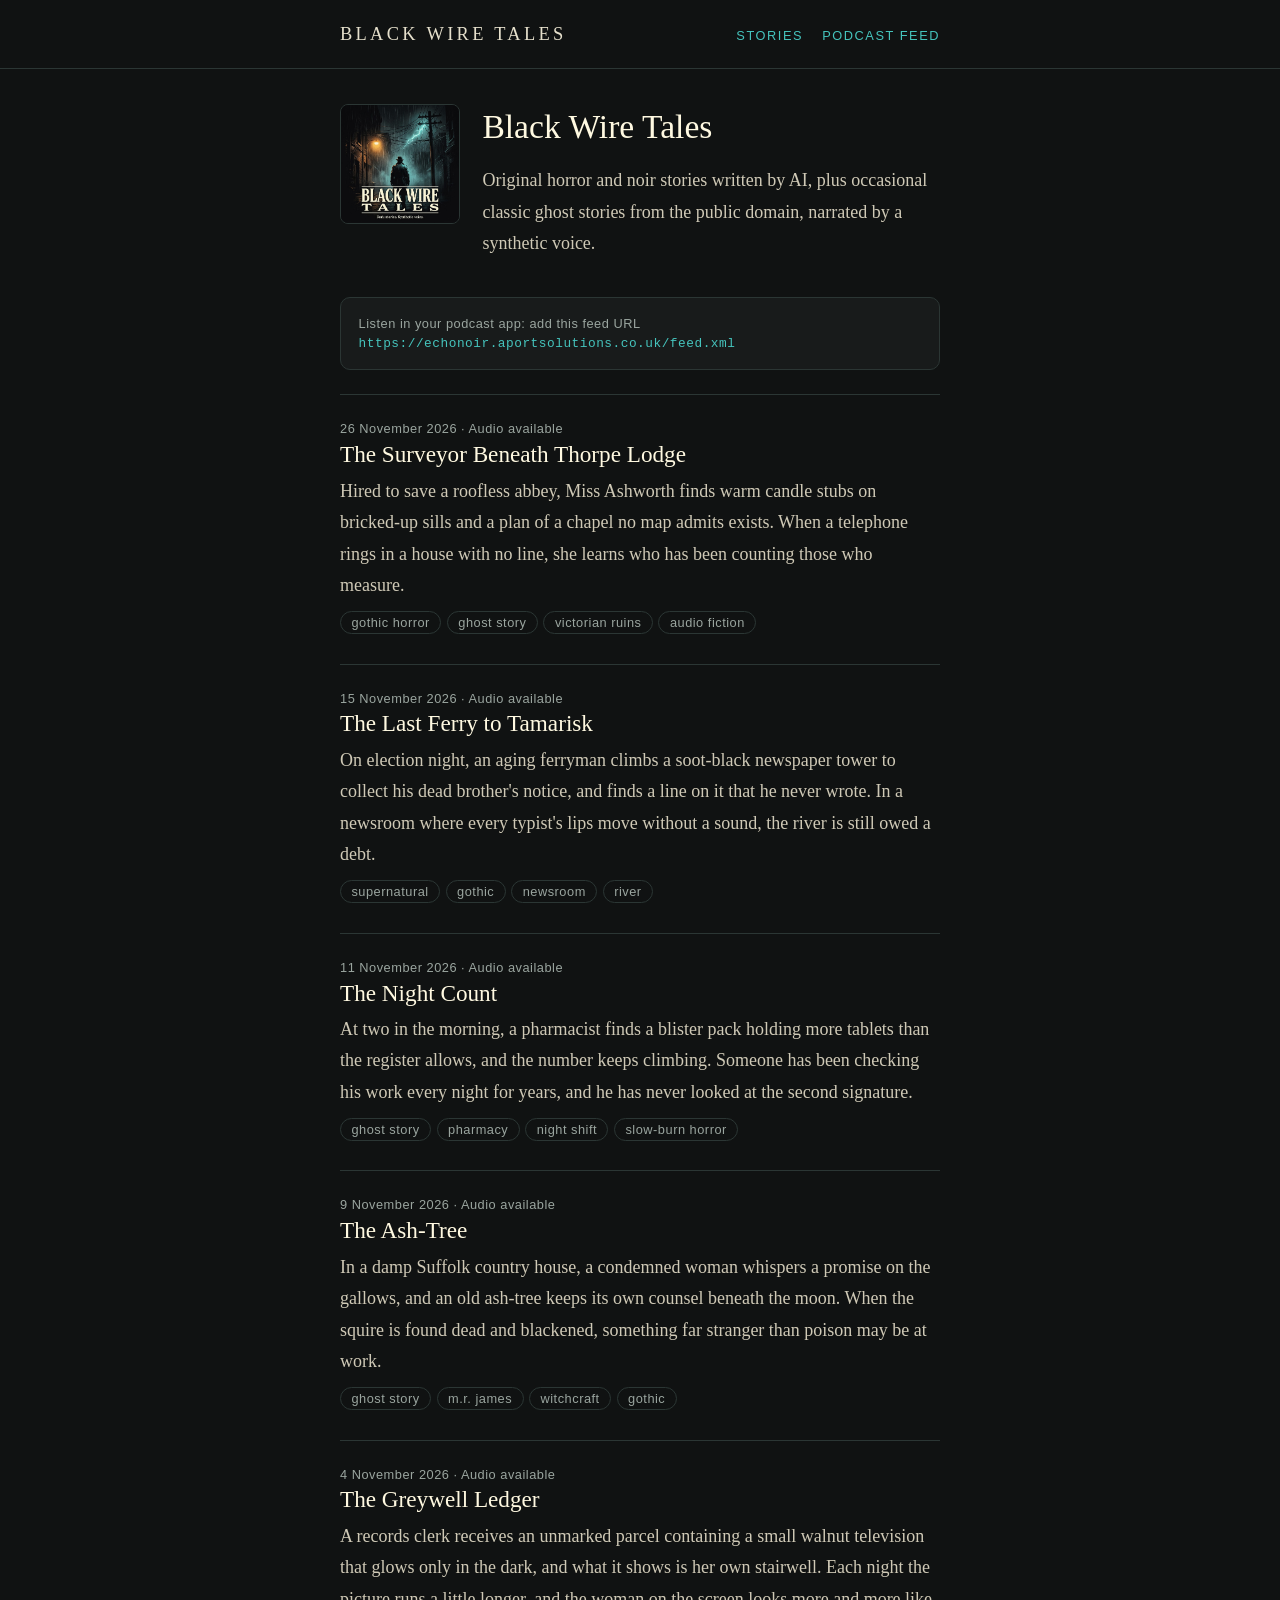
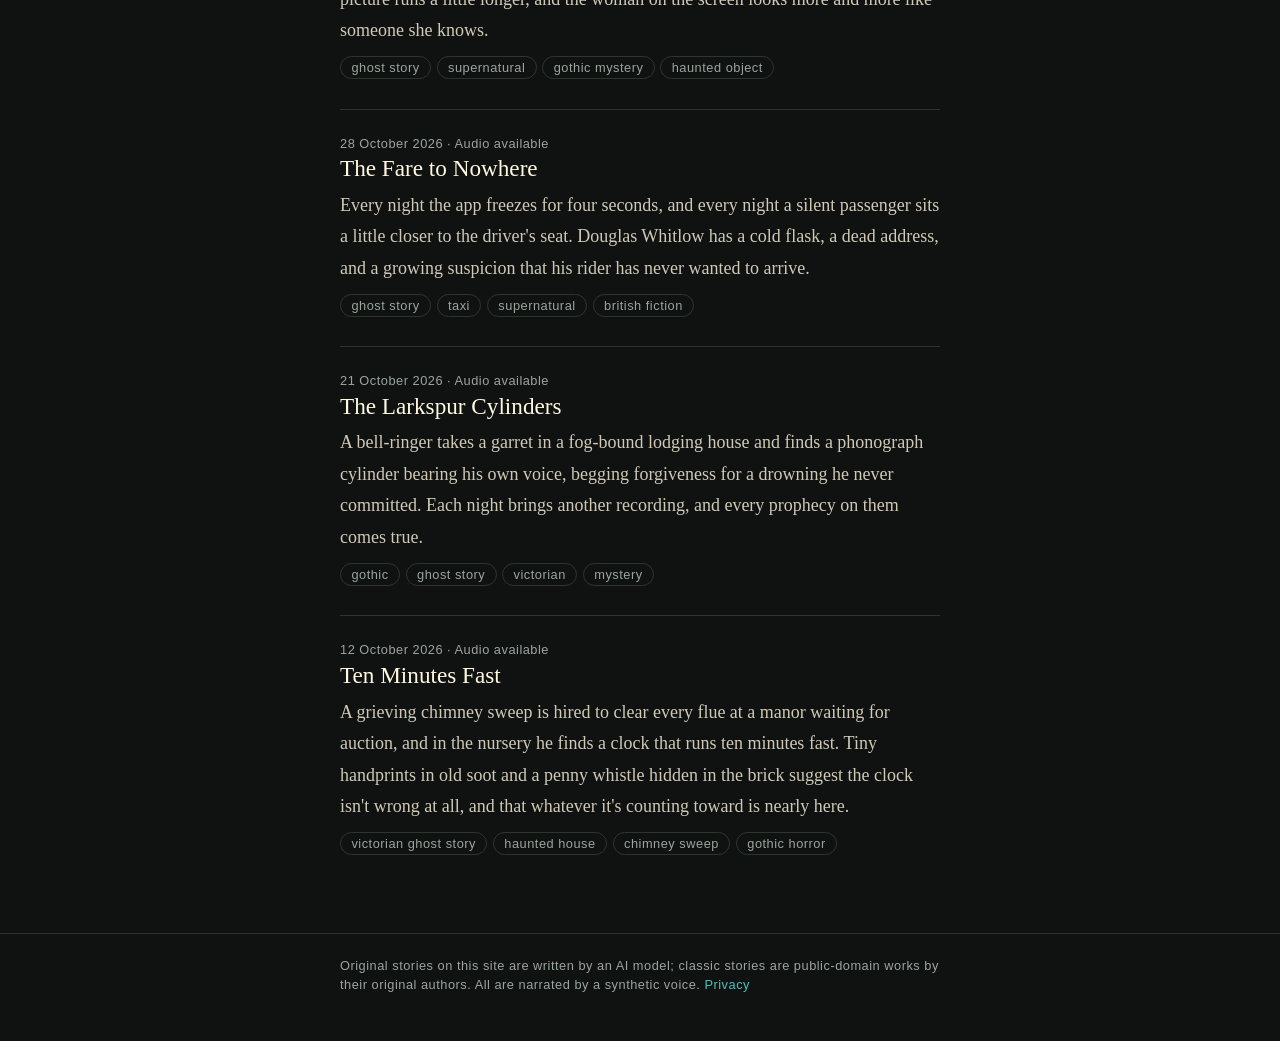
<file: index.html>
<!doctype html>
<html lang="en-gb">
<head>
<meta charset="utf-8">
<meta name="viewport" content="width=device-width,initial-scale=1">
<meta name="theme-color" content="#101212">
<title>Black Wire Tales</title>
<meta name="description" content="Original horror and noir stories written by AI, plus occasional classic ghost stories from the public domain, narrated by a synthetic voice.">
<meta property="og:title" content="Black Wire Tales">
<meta property="og:description" content="Original horror and noir stories written by AI, plus occasional classic ghost stories from the public domain, narrated by a synthetic voice.">
<meta property="og:type" content="website">
<meta property="og:url" content="https://echonoir.aportsolutions.co.uk/">
<meta property="og:image" content="https://echonoir.aportsolutions.co.uk/cover.jpg">
<link rel="canonical" href="https://echonoir.aportsolutions.co.uk/">
<link rel="alternate" type="application/rss+xml" title="Black Wire Tales stories" href="blog.xml">
<link rel="alternate" type="application/rss+xml" title="Black Wire Tales podcast" href="feed.xml">
<link rel="stylesheet" href="style.css">
</head>
<body>
<header class="site"><div class="wrap">
<a class="brand" href="index.html">Black Wire Tales</a>
<nav><a href="index.html">Stories</a><a href="feed.xml">Podcast feed</a></nav>
</div></header>
<main class="wrap">
<section class="hero"><div class="herobox"><img src="cover.jpg" alt="Black Wire Tales cover art"><div>
<h1>Black Wire Tales</h1>
<p>Original horror and noir stories written by AI, plus occasional classic ghost stories from the public domain, narrated by a synthetic voice.</p>
</div></div>
<div class="subscribe small">Listen in your podcast app: add this feed URL<br><code>https://echonoir.aportsolutions.co.uk/feed.xml</code></div>
</section>
<div class="card"><div class="meta">26 November 2026 &middot; Audio available</div><h2><a href="stories/2026-11-13-the-surveyor-beneath-thorpe-lodge/index.html">The Surveyor Beneath Thorpe Lodge</a></h2><p>Hired to save a roofless abbey, Miss Ashworth finds warm candle stubs on bricked-up sills and a plan of a chapel no map admits exists. When a telephone rings in a house with no line, she learns who has been counting those who measure.</p><div class="tags"><span>gothic horror</span><span>ghost story</span><span>victorian ruins</span><span>audio fiction</span></div></div>
<div class="card"><div class="meta">15 November 2026 &middot; Audio available</div><h2><a href="stories/2026-11-13-the-last-ferry-to-tamarisk/index.html">The Last Ferry to Tamarisk</a></h2><p>On election night, an aging ferryman climbs a soot-black newspaper tower to collect his dead brother&#x27;s notice, and finds a line on it that he never wrote. In a newsroom where every typist&#x27;s lips move without a sound, the river is still owed a debt.</p><div class="tags"><span>supernatural</span><span>gothic</span><span>newsroom</span><span>river</span></div></div>
<div class="card"><div class="meta">11 November 2026 &middot; Audio available</div><h2><a href="stories/2026-11-09-the-night-count/index.html">The Night Count</a></h2><p>At two in the morning, a pharmacist finds a blister pack holding more tablets than the register allows, and the number keeps climbing. Someone has been checking his work every night for years, and he has never looked at the second signature.</p><div class="tags"><span>ghost story</span><span>pharmacy</span><span>night shift</span><span>slow-burn horror</span></div></div>
<div class="card"><div class="meta">9 November 2026 &middot; Audio available</div><h2><a href="stories/2026-11-05-the-ash-tree/index.html">The Ash-Tree</a></h2><p>In a damp Suffolk country house, a condemned woman whispers a promise on the gallows, and an old ash-tree keeps its own counsel beneath the moon. When the squire is found dead and blackened, something far stranger than poison may be at work.</p><div class="tags"><span>ghost story</span><span>m.r. james</span><span>witchcraft</span><span>gothic</span></div></div>
<div class="card"><div class="meta">4 November 2026 &middot; Audio available</div><h2><a href="stories/2026-10-29-the-green-coat-lease/index.html">The Greywell Ledger</a></h2><p>A records clerk receives an unmarked parcel containing a small walnut television that glows only in the dark, and what it shows is her own stairwell. Each night the picture runs a little longer, and the woman on the screen looks more and more like someone she knows.</p><div class="tags"><span>ghost story</span><span>supernatural</span><span>gothic mystery</span><span>haunted object</span></div></div>
<div class="card"><div class="meta">28 October 2026 &middot; Audio available</div><h2><a href="stories/2026-10-21-the-fare-to-nowhere/index.html">The Fare to Nowhere</a></h2><p>Every night the app freezes for four seconds, and every night a silent passenger sits a little closer to the driver&#x27;s seat. Douglas Whitlow has a cold flask, a dead address, and a growing suspicion that his rider has never wanted to arrive.</p><div class="tags"><span>ghost story</span><span>taxi</span><span>supernatural</span><span>british fiction</span></div></div>
<div class="card"><div class="meta">21 October 2026 &middot; Audio available</div><h2><a href="stories/2026-10-20-the-larkspur-cylinders/index.html">The Larkspur Cylinders</a></h2><p>A bell-ringer takes a garret in a fog-bound lodging house and finds a phonograph cylinder bearing his own voice, begging forgiveness for a drowning he never committed. Each night brings another recording, and every prophecy on them comes true.</p><div class="tags"><span>gothic</span><span>ghost story</span><span>victorian</span><span>mystery</span></div></div>
<div class="card"><div class="meta">12 October 2026 &middot; Audio available</div><h2><a href="stories/2026-10-12-ten-minutes-fast/index.html">Ten Minutes Fast</a></h2><p>A grieving chimney sweep is hired to clear every flue at a manor waiting for auction, and in the nursery he finds a clock that runs ten minutes fast. Tiny handprints in old soot and a penny whistle hidden in the brick suggest the clock isn&#x27;t wrong at all, and that whatever it&#x27;s counting toward is nearly here.</p><div class="tags"><span>victorian ghost story</span><span>haunted house</span><span>chimney sweep</span><span>gothic horror</span></div></div>
</main>
<footer class="site"><div class="wrap small">Original stories on this site are written by an AI model; classic stories are public-domain works by their original authors. All are narrated by a synthetic voice. <a href="privacy.html">Privacy</a></div></footer>
</body>
</html>
</file>
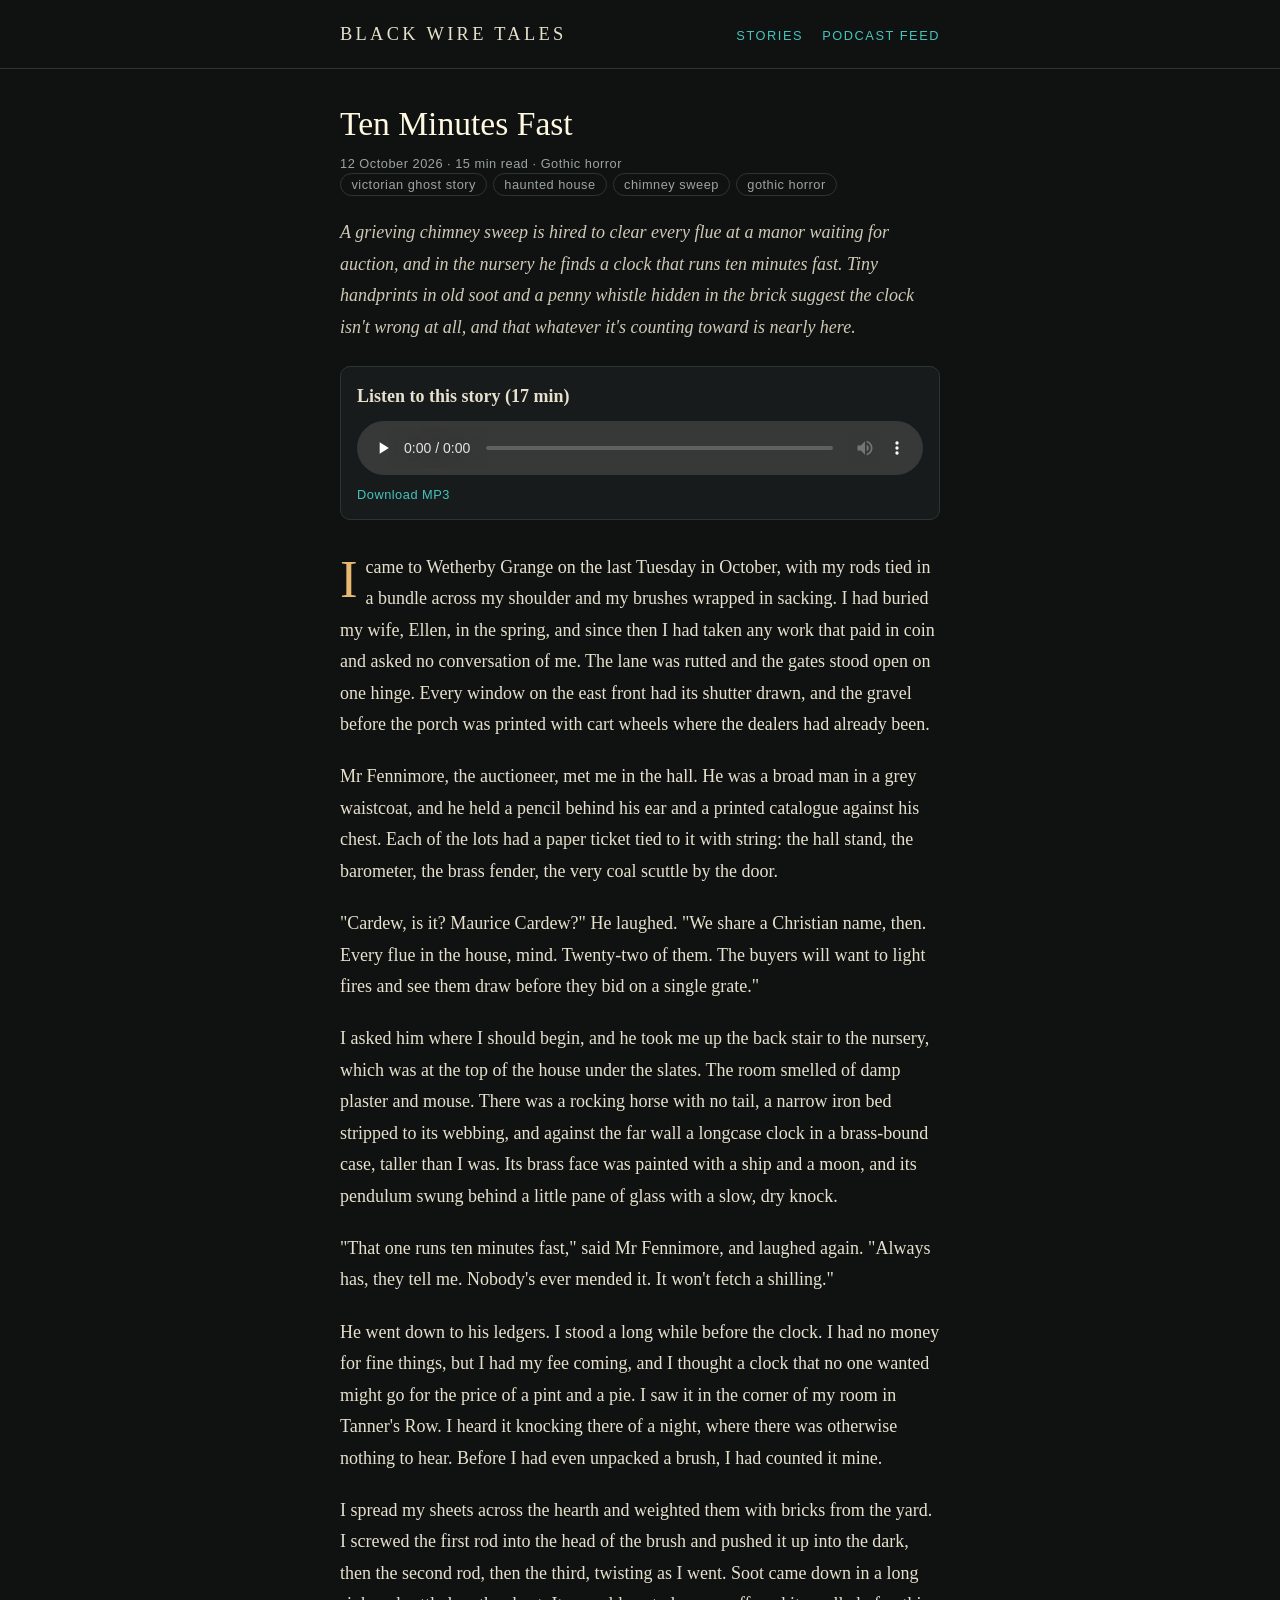
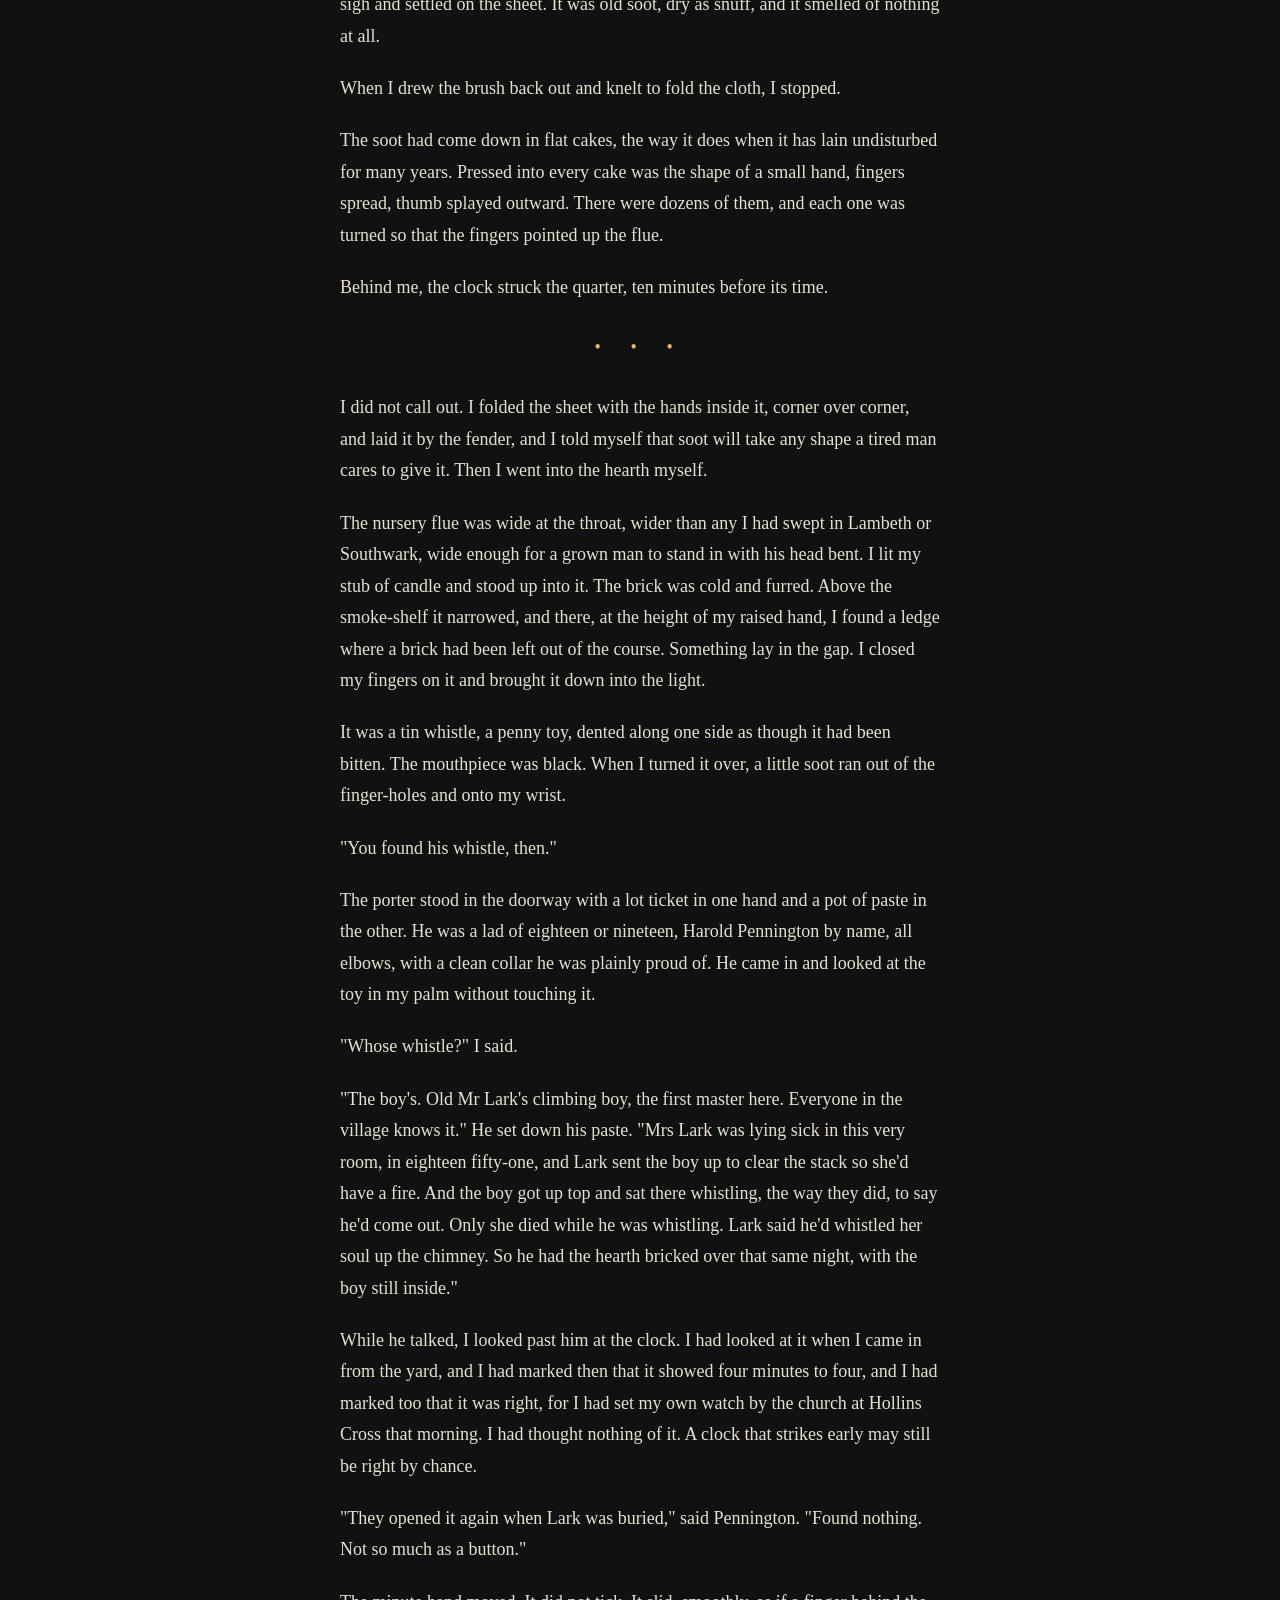
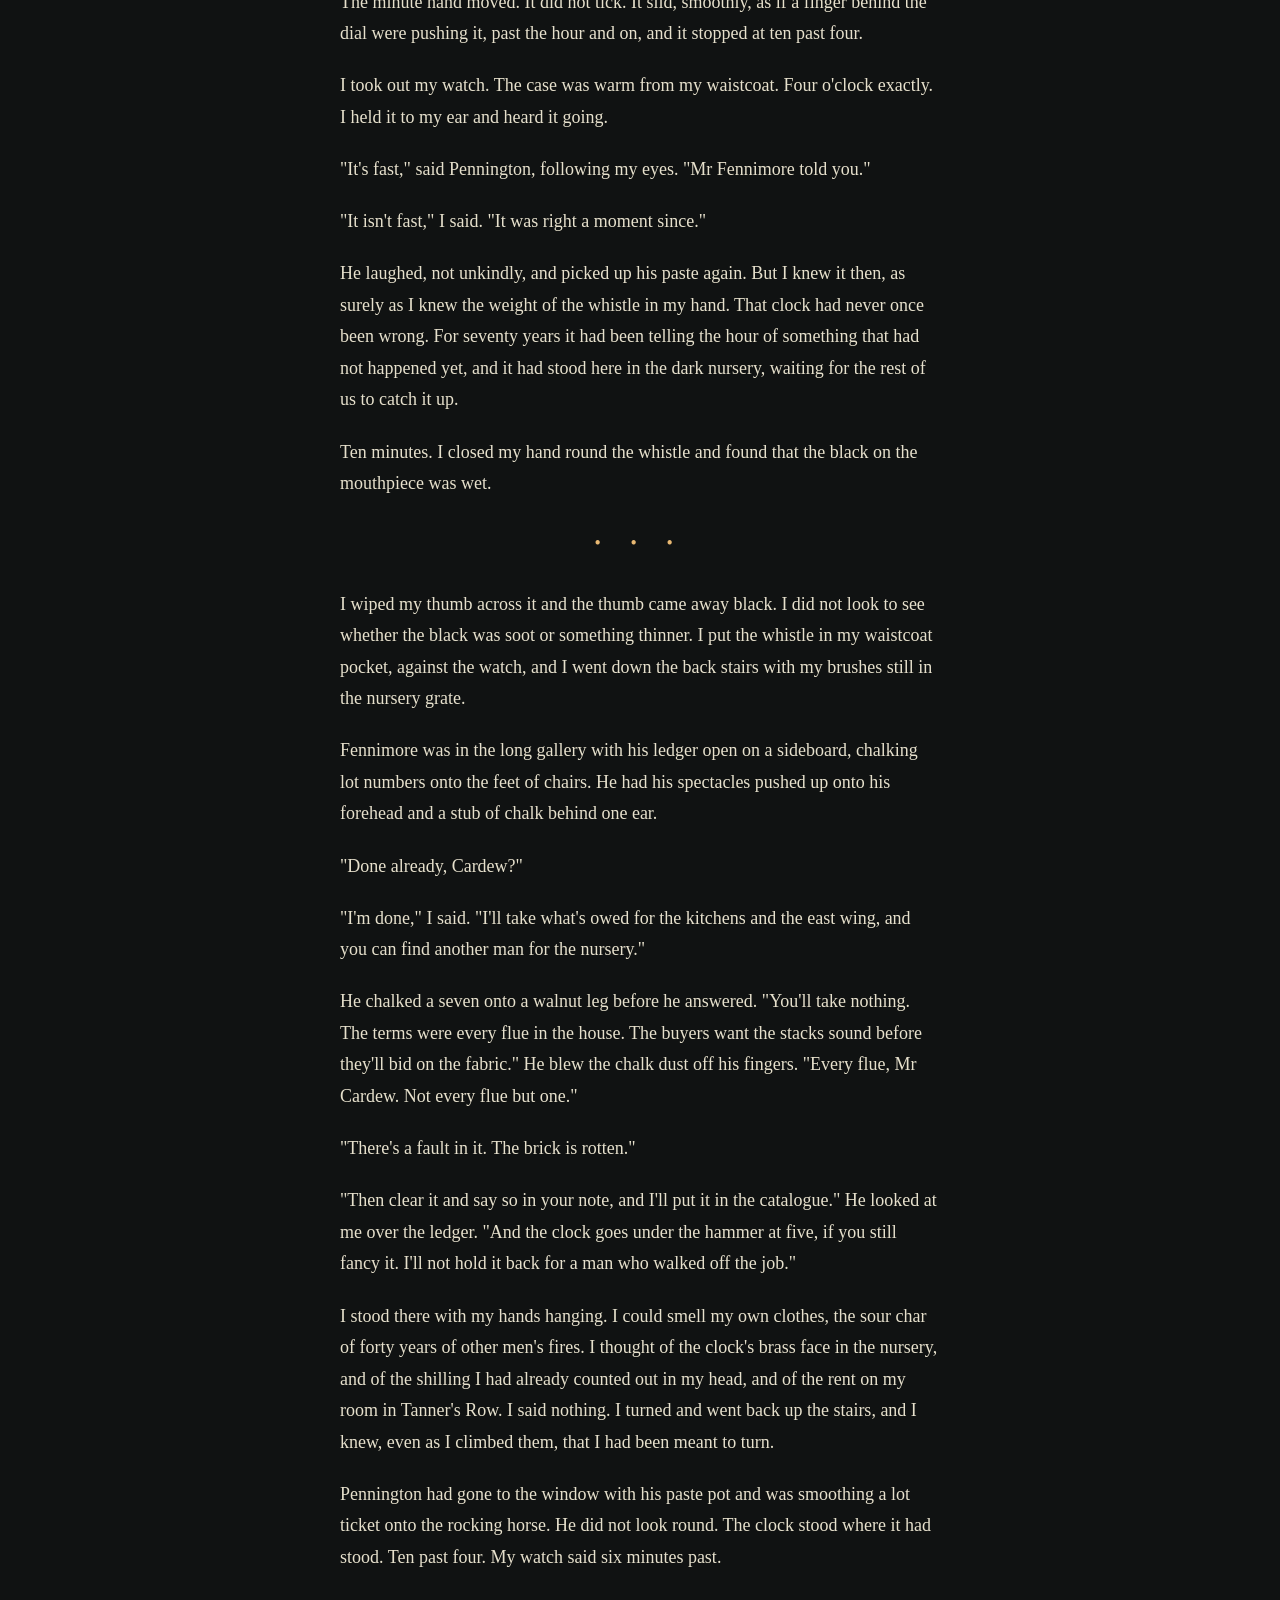
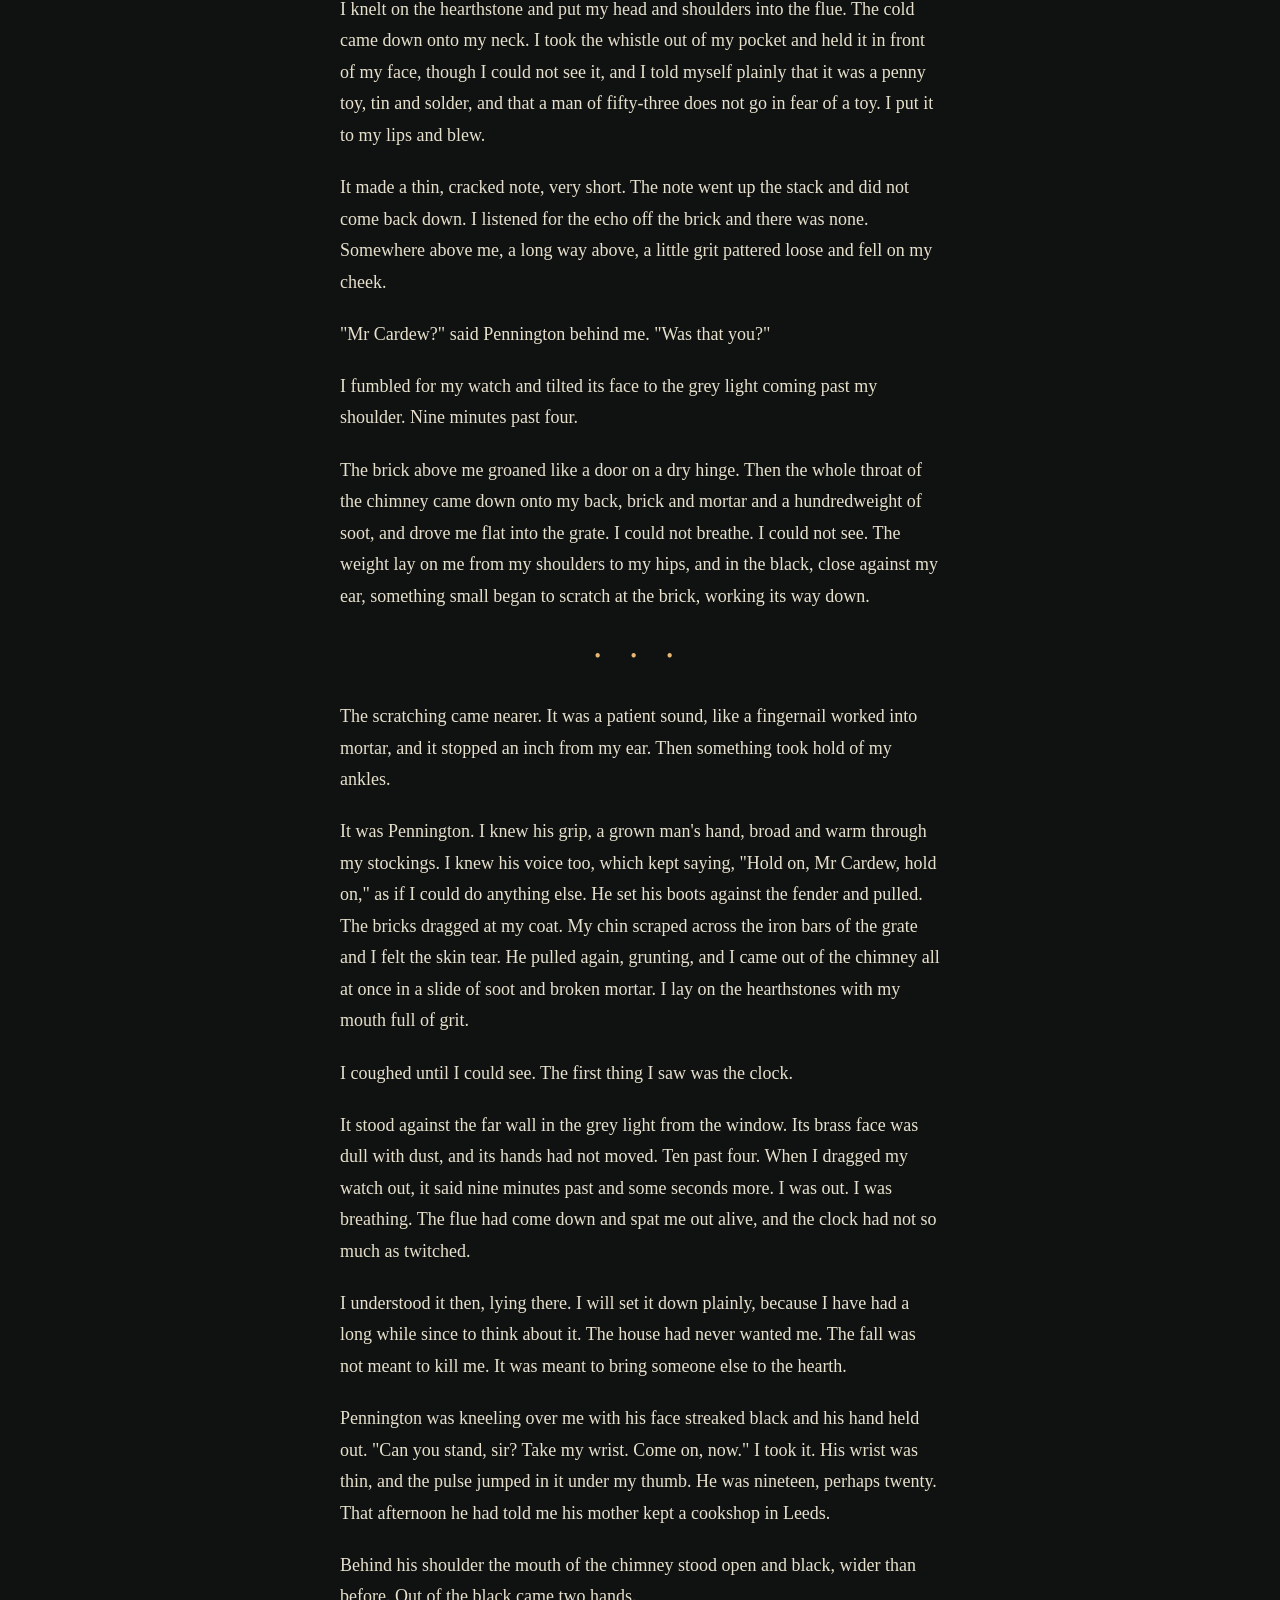
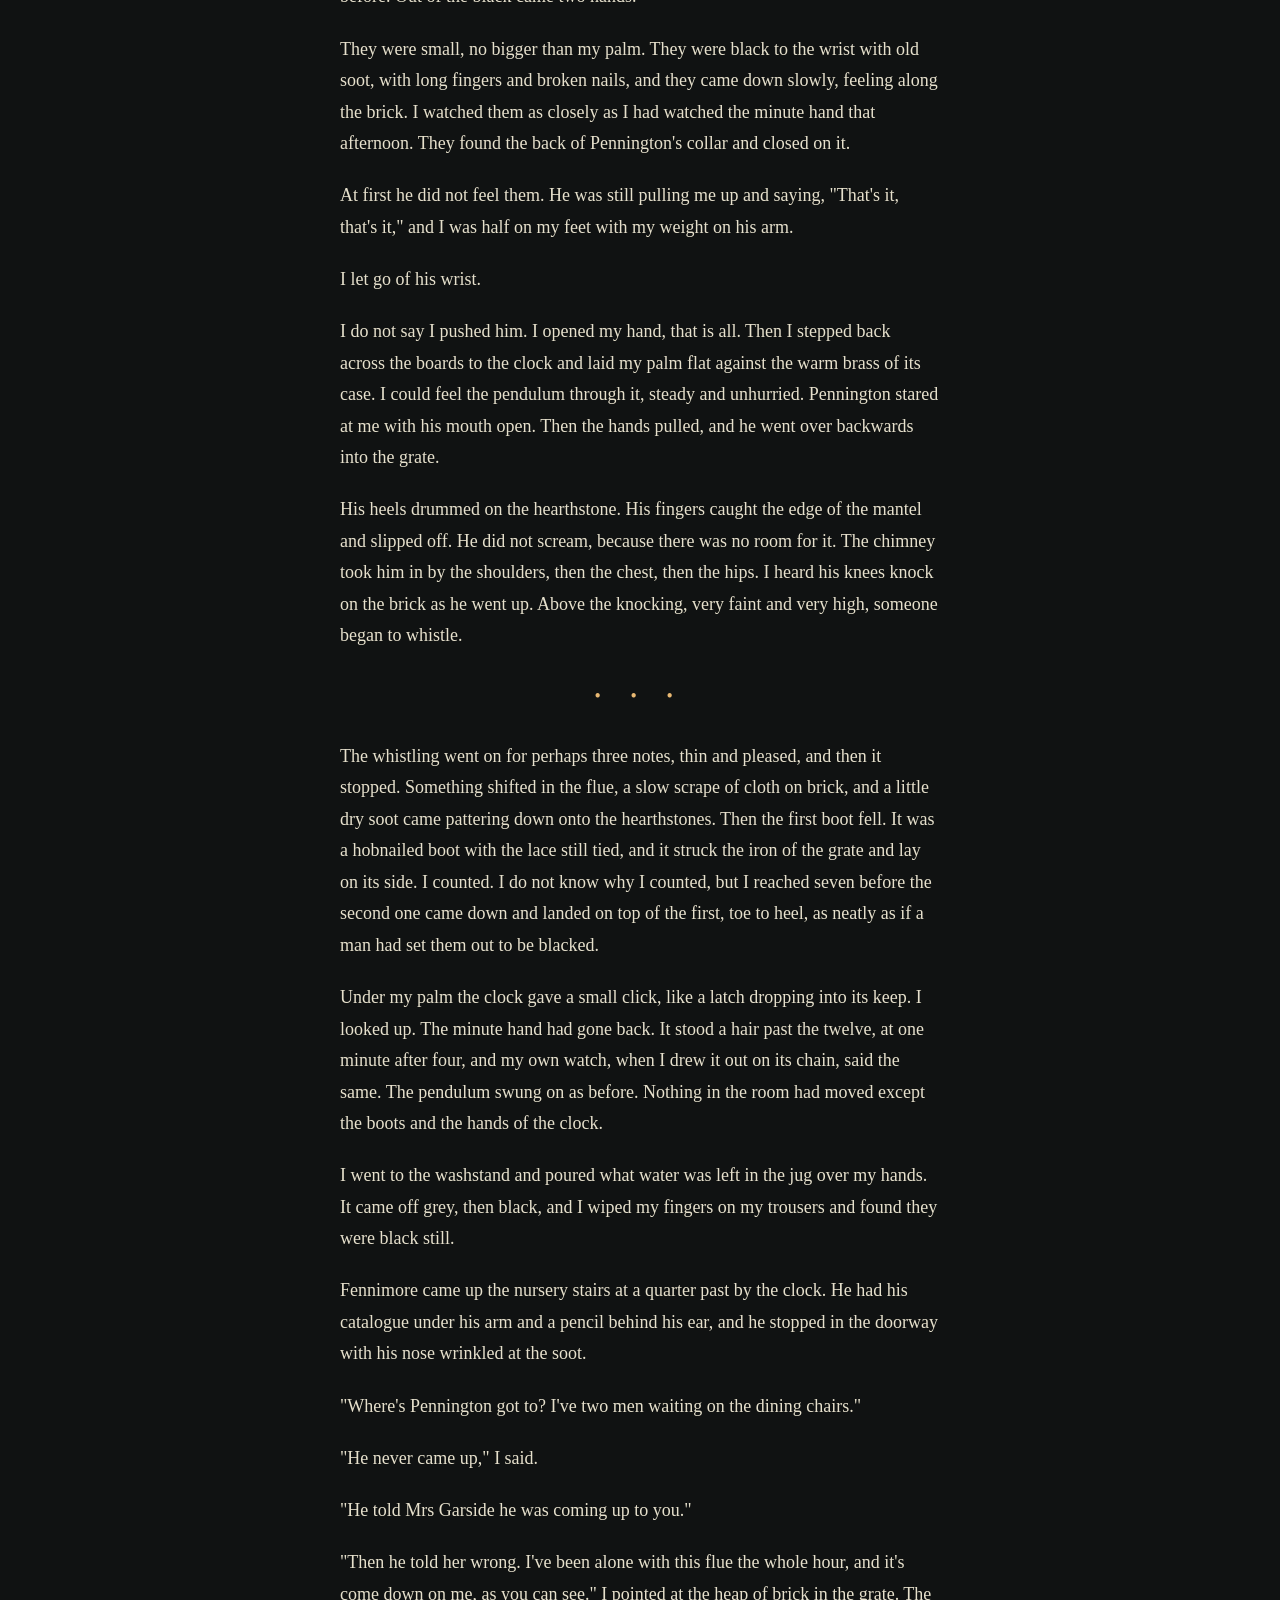
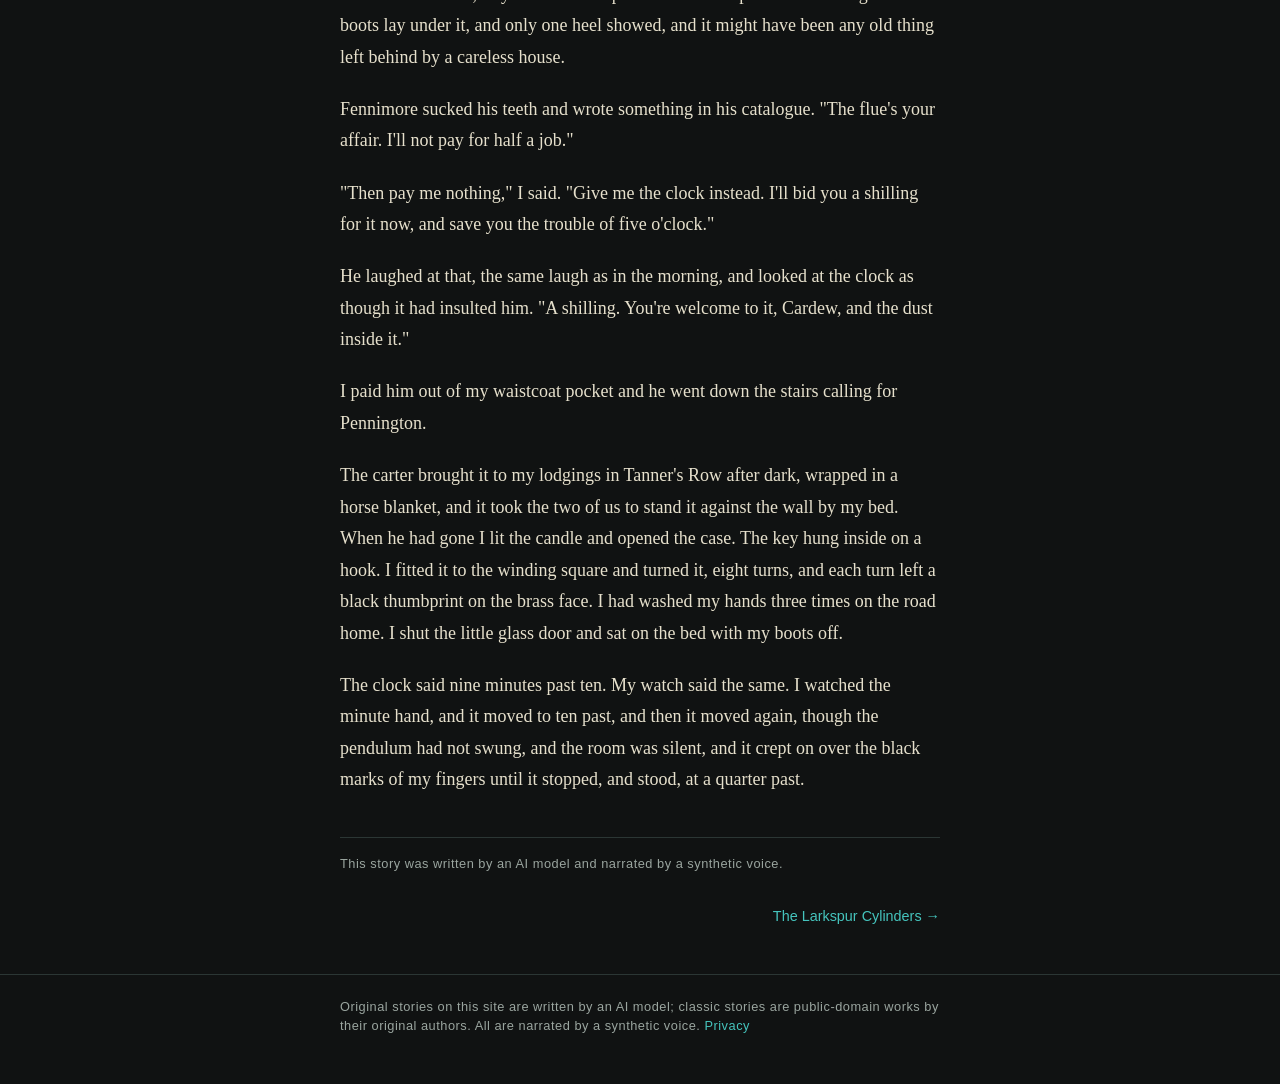
<file: stories/2026-10-12-ten-minutes-fast/index.html>
<!doctype html>
<html lang="en-gb">
<head>
<meta charset="utf-8">
<meta name="viewport" content="width=device-width,initial-scale=1">
<meta name="theme-color" content="#101212">
<title>Ten Minutes Fast | Black Wire Tales</title>
<meta name="description" content="A grieving chimney sweep is hired to clear every flue at a manor waiting for auction, and in the nursery he finds a clock that runs ten minutes fast. Tiny handprints in old soot and a penny whistle hidden in the brick suggest the clock isn&#x27;t wrong at all, and that whatever it&#x27;s counting toward is nearly here.">
<meta property="og:title" content="Ten Minutes Fast | Black Wire Tales">
<meta property="og:description" content="A grieving chimney sweep is hired to clear every flue at a manor waiting for auction, and in the nursery he finds a clock that runs ten minutes fast. Tiny handprints in old soot and a penny whistle hidden in the brick suggest the clock isn&#x27;t wrong at all, and that whatever it&#x27;s counting toward is nearly here.">
<meta property="og:type" content="article">
<meta property="og:url" content="https://echonoir.aportsolutions.co.uk/stories/2026-10-12-ten-minutes-fast/">
<meta property="og:image" content="https://echonoir.aportsolutions.co.uk/cover.jpg">
<link rel="canonical" href="https://echonoir.aportsolutions.co.uk/stories/2026-10-12-ten-minutes-fast/">
<link rel="alternate" type="application/rss+xml" title="Black Wire Tales stories" href="../../blog.xml">
<link rel="alternate" type="application/rss+xml" title="Black Wire Tales podcast" href="../../feed.xml">
<link rel="stylesheet" href="../../style.css">
</head>
<body>
<header class="site"><div class="wrap">
<a class="brand" href="../../index.html">Black Wire Tales</a>
<nav><a href="../../index.html">Stories</a><a href="../../feed.xml">Podcast feed</a></nav>
</div></header>
<main class="wrap">
<article>
<h1>Ten Minutes Fast</h1>
<div class="meta">12 October 2026 &middot; 15 min read &middot; Gothic horror</div>
<div class="tags"><span>victorian ghost story</span><span>haunted house</span><span>chimney sweep</span><span>gothic horror</span></div>
<p class="lede">A grieving chimney sweep is hired to clear every flue at a manor waiting for auction, and in the nursery he finds a clock that runs ten minutes fast. Tiny handprints in old soot and a penny whistle hidden in the brick suggest the clock isn&#x27;t wrong at all, and that whatever it&#x27;s counting toward is nearly here.</p>
<div class="player"><strong>Listen to this story (17 min)</strong><audio controls preload="none" src="../../episodes/2026-10-12-ten-minutes-fast.mp3"></audio><div class="small"><a href="../../episodes/2026-10-12-ten-minutes-fast.mp3" download>Download MP3</a></div></div>
<div class="body">
<p>I came to Wetherby Grange on the last Tuesday in October, with my rods tied in a bundle across my shoulder and my brushes wrapped in sacking. I had buried my wife, Ellen, in the spring, and since then I had taken any work that paid in coin and asked no conversation of me. The lane was rutted and the gates stood open on one hinge. Every window on the east front had its shutter drawn, and the gravel before the porch was printed with cart wheels where the dealers had already been.</p>
<p>Mr Fennimore, the auctioneer, met me in the hall. He was a broad man in a grey waistcoat, and he held a pencil behind his ear and a printed catalogue against his chest. Each of the lots had a paper ticket tied to it with string: the hall stand, the barometer, the brass fender, the very coal scuttle by the door.</p>
<p>&quot;Cardew, is it? Maurice Cardew?&quot; He laughed. &quot;We share a Christian name, then. Every flue in the house, mind. Twenty-two of them. The buyers will want to light fires and see them draw before they bid on a single grate.&quot;</p>
<p>I asked him where I should begin, and he took me up the back stair to the nursery, which was at the top of the house under the slates. The room smelled of damp plaster and mouse. There was a rocking horse with no tail, a narrow iron bed stripped to its webbing, and against the far wall a longcase clock in a brass-bound case, taller than I was. Its brass face was painted with a ship and a moon, and its pendulum swung behind a little pane of glass with a slow, dry knock.</p>
<p>&quot;That one runs ten minutes fast,&quot; said Mr Fennimore, and laughed again. &quot;Always has, they tell me. Nobody&#x27;s ever mended it. It won&#x27;t fetch a shilling.&quot;</p>
<p>He went down to his ledgers. I stood a long while before the clock. I had no money for fine things, but I had my fee coming, and I thought a clock that no one wanted might go for the price of a pint and a pie. I saw it in the corner of my room in Tanner&#x27;s Row. I heard it knocking there of a night, where there was otherwise nothing to hear. Before I had even unpacked a brush, I had counted it mine.</p>
<p>I spread my sheets across the hearth and weighted them with bricks from the yard. I screwed the first rod into the head of the brush and pushed it up into the dark, then the second rod, then the third, twisting as I went. Soot came down in a long sigh and settled on the sheet. It was old soot, dry as snuff, and it smelled of nothing at all.</p>
<p>When I drew the brush back out and knelt to fold the cloth, I stopped.</p>
<p>The soot had come down in flat cakes, the way it does when it has lain undisturbed for many years. Pressed into every cake was the shape of a small hand, fingers spread, thumb splayed outward. There were dozens of them, and each one was turned so that the fingers pointed up the flue.</p>
<p>Behind me, the clock struck the quarter, ten minutes before its time.</p>
<p class="break" aria-hidden="true">&bull; &bull; &bull;</p>
<p>I did not call out. I folded the sheet with the hands inside it, corner over corner, and laid it by the fender, and I told myself that soot will take any shape a tired man cares to give it. Then I went into the hearth myself.</p>
<p>The nursery flue was wide at the throat, wider than any I had swept in Lambeth or Southwark, wide enough for a grown man to stand in with his head bent. I lit my stub of candle and stood up into it. The brick was cold and furred. Above the smoke-shelf it narrowed, and there, at the height of my raised hand, I found a ledge where a brick had been left out of the course. Something lay in the gap. I closed my fingers on it and brought it down into the light.</p>
<p>It was a tin whistle, a penny toy, dented along one side as though it had been bitten. The mouthpiece was black. When I turned it over, a little soot ran out of the finger-holes and onto my wrist.</p>
<p>&quot;You found his whistle, then.&quot;</p>
<p>The porter stood in the doorway with a lot ticket in one hand and a pot of paste in the other. He was a lad of eighteen or nineteen, Harold Pennington by name, all elbows, with a clean collar he was plainly proud of. He came in and looked at the toy in my palm without touching it.</p>
<p>&quot;Whose whistle?&quot; I said.</p>
<p>&quot;The boy&#x27;s. Old Mr Lark&#x27;s climbing boy, the first master here. Everyone in the village knows it.&quot; He set down his paste. &quot;Mrs Lark was lying sick in this very room, in eighteen fifty-one, and Lark sent the boy up to clear the stack so she&#x27;d have a fire. And the boy got up top and sat there whistling, the way they did, to say he&#x27;d come out. Only she died while he was whistling. Lark said he&#x27;d whistled her soul up the chimney. So he had the hearth bricked over that same night, with the boy still inside.&quot;</p>
<p>While he talked, I looked past him at the clock. I had looked at it when I came in from the yard, and I had marked then that it showed four minutes to four, and I had marked too that it was right, for I had set my own watch by the church at Hollins Cross that morning. I had thought nothing of it. A clock that strikes early may still be right by chance.</p>
<p>&quot;They opened it again when Lark was buried,&quot; said Pennington. &quot;Found nothing. Not so much as a button.&quot;</p>
<p>The minute hand moved. It did not tick. It slid, smoothly, as if a finger behind the dial were pushing it, past the hour and on, and it stopped at ten past four.</p>
<p>I took out my watch. The case was warm from my waistcoat. Four o&#x27;clock exactly. I held it to my ear and heard it going.</p>
<p>&quot;It&#x27;s fast,&quot; said Pennington, following my eyes. &quot;Mr Fennimore told you.&quot;</p>
<p>&quot;It isn&#x27;t fast,&quot; I said. &quot;It was right a moment since.&quot;</p>
<p>He laughed, not unkindly, and picked up his paste again. But I knew it then, as surely as I knew the weight of the whistle in my hand. That clock had never once been wrong. For seventy years it had been telling the hour of something that had not happened yet, and it had stood here in the dark nursery, waiting for the rest of us to catch it up.</p>
<p>Ten minutes. I closed my hand round the whistle and found that the black on the mouthpiece was wet.</p>
<p class="break" aria-hidden="true">&bull; &bull; &bull;</p>
<p>I wiped my thumb across it and the thumb came away black. I did not look to see whether the black was soot or something thinner. I put the whistle in my waistcoat pocket, against the watch, and I went down the back stairs with my brushes still in the nursery grate.</p>
<p>Fennimore was in the long gallery with his ledger open on a sideboard, chalking lot numbers onto the feet of chairs. He had his spectacles pushed up onto his forehead and a stub of chalk behind one ear.</p>
<p>&quot;Done already, Cardew?&quot;</p>
<p>&quot;I&#x27;m done,&quot; I said. &quot;I&#x27;ll take what&#x27;s owed for the kitchens and the east wing, and you can find another man for the nursery.&quot;</p>
<p>He chalked a seven onto a walnut leg before he answered. &quot;You&#x27;ll take nothing. The terms were every flue in the house. The buyers want the stacks sound before they&#x27;ll bid on the fabric.&quot; He blew the chalk dust off his fingers. &quot;Every flue, Mr Cardew. Not every flue but one.&quot;</p>
<p>&quot;There&#x27;s a fault in it. The brick is rotten.&quot;</p>
<p>&quot;Then clear it and say so in your note, and I&#x27;ll put it in the catalogue.&quot; He looked at me over the ledger. &quot;And the clock goes under the hammer at five, if you still fancy it. I&#x27;ll not hold it back for a man who walked off the job.&quot;</p>
<p>I stood there with my hands hanging. I could smell my own clothes, the sour char of forty years of other men&#x27;s fires. I thought of the clock&#x27;s brass face in the nursery, and of the shilling I had already counted out in my head, and of the rent on my room in Tanner&#x27;s Row. I said nothing. I turned and went back up the stairs, and I knew, even as I climbed them, that I had been meant to turn.</p>
<p>Pennington had gone to the window with his paste pot and was smoothing a lot ticket onto the rocking horse. He did not look round. The clock stood where it had stood. Ten past four. My watch said six minutes past.</p>
<p>I knelt on the hearthstone and put my head and shoulders into the flue. The cold came down onto my neck. I took the whistle out of my pocket and held it in front of my face, though I could not see it, and I told myself plainly that it was a penny toy, tin and solder, and that a man of fifty-three does not go in fear of a toy. I put it to my lips and blew.</p>
<p>It made a thin, cracked note, very short. The note went up the stack and did not come back down. I listened for the echo off the brick and there was none. Somewhere above me, a long way above, a little grit pattered loose and fell on my cheek.</p>
<p>&quot;Mr Cardew?&quot; said Pennington behind me. &quot;Was that you?&quot;</p>
<p>I fumbled for my watch and tilted its face to the grey light coming past my shoulder. Nine minutes past four.</p>
<p>The brick above me groaned like a door on a dry hinge. Then the whole throat of the chimney came down onto my back, brick and mortar and a hundredweight of soot, and drove me flat into the grate. I could not breathe. I could not see. The weight lay on me from my shoulders to my hips, and in the black, close against my ear, something small began to scratch at the brick, working its way down.</p>
<p class="break" aria-hidden="true">&bull; &bull; &bull;</p>
<p>The scratching came nearer. It was a patient sound, like a fingernail worked into mortar, and it stopped an inch from my ear. Then something took hold of my ankles.</p>
<p>It was Pennington. I knew his grip, a grown man&#x27;s hand, broad and warm through my stockings. I knew his voice too, which kept saying, &quot;Hold on, Mr Cardew, hold on,&quot; as if I could do anything else. He set his boots against the fender and pulled. The bricks dragged at my coat. My chin scraped across the iron bars of the grate and I felt the skin tear. He pulled again, grunting, and I came out of the chimney all at once in a slide of soot and broken mortar. I lay on the hearthstones with my mouth full of grit.</p>
<p>I coughed until I could see. The first thing I saw was the clock.</p>
<p>It stood against the far wall in the grey light from the window. Its brass face was dull with dust, and its hands had not moved. Ten past four. When I dragged my watch out, it said nine minutes past and some seconds more. I was out. I was breathing. The flue had come down and spat me out alive, and the clock had not so much as twitched.</p>
<p>I understood it then, lying there. I will set it down plainly, because I have had a long while since to think about it. The house had never wanted me. The fall was not meant to kill me. It was meant to bring someone else to the hearth.</p>
<p>Pennington was kneeling over me with his face streaked black and his hand held out. &quot;Can you stand, sir? Take my wrist. Come on, now.&quot; I took it. His wrist was thin, and the pulse jumped in it under my thumb. He was nineteen, perhaps twenty. That afternoon he had told me his mother kept a cookshop in Leeds.</p>
<p>Behind his shoulder the mouth of the chimney stood open and black, wider than before. Out of the black came two hands.</p>
<p>They were small, no bigger than my palm. They were black to the wrist with old soot, with long fingers and broken nails, and they came down slowly, feeling along the brick. I watched them as closely as I had watched the minute hand that afternoon. They found the back of Pennington&#x27;s collar and closed on it.</p>
<p>At first he did not feel them. He was still pulling me up and saying, &quot;That&#x27;s it, that&#x27;s it,&quot; and I was half on my feet with my weight on his arm.</p>
<p>I let go of his wrist.</p>
<p>I do not say I pushed him. I opened my hand, that is all. Then I stepped back across the boards to the clock and laid my palm flat against the warm brass of its case. I could feel the pendulum through it, steady and unhurried. Pennington stared at me with his mouth open. Then the hands pulled, and he went over backwards into the grate.</p>
<p>His heels drummed on the hearthstone. His fingers caught the edge of the mantel and slipped off. He did not scream, because there was no room for it. The chimney took him in by the shoulders, then the chest, then the hips. I heard his knees knock on the brick as he went up. Above the knocking, very faint and very high, someone began to whistle.</p>
<p class="break" aria-hidden="true">&bull; &bull; &bull;</p>
<p>The whistling went on for perhaps three notes, thin and pleased, and then it stopped. Something shifted in the flue, a slow scrape of cloth on brick, and a little dry soot came pattering down onto the hearthstones. Then the first boot fell. It was a hobnailed boot with the lace still tied, and it struck the iron of the grate and lay on its side. I counted. I do not know why I counted, but I reached seven before the second one came down and landed on top of the first, toe to heel, as neatly as if a man had set them out to be blacked.</p>
<p>Under my palm the clock gave a small click, like a latch dropping into its keep. I looked up. The minute hand had gone back. It stood a hair past the twelve, at one minute after four, and my own watch, when I drew it out on its chain, said the same. The pendulum swung on as before. Nothing in the room had moved except the boots and the hands of the clock.</p>
<p>I went to the washstand and poured what water was left in the jug over my hands. It came off grey, then black, and I wiped my fingers on my trousers and found they were black still.</p>
<p>Fennimore came up the nursery stairs at a quarter past by the clock. He had his catalogue under his arm and a pencil behind his ear, and he stopped in the doorway with his nose wrinkled at the soot.</p>
<p>&quot;Where&#x27;s Pennington got to? I&#x27;ve two men waiting on the dining chairs.&quot;</p>
<p>&quot;He never came up,&quot; I said.</p>
<p>&quot;He told Mrs Garside he was coming up to you.&quot;</p>
<p>&quot;Then he told her wrong. I&#x27;ve been alone with this flue the whole hour, and it&#x27;s come down on me, as you can see.&quot; I pointed at the heap of brick in the grate. The boots lay under it, and only one heel showed, and it might have been any old thing left behind by a careless house.</p>
<p>Fennimore sucked his teeth and wrote something in his catalogue. &quot;The flue&#x27;s your affair. I&#x27;ll not pay for half a job.&quot;</p>
<p>&quot;Then pay me nothing,&quot; I said. &quot;Give me the clock instead. I&#x27;ll bid you a shilling for it now, and save you the trouble of five o&#x27;clock.&quot;</p>
<p>He laughed at that, the same laugh as in the morning, and looked at the clock as though it had insulted him. &quot;A shilling. You&#x27;re welcome to it, Cardew, and the dust inside it.&quot;</p>
<p>I paid him out of my waistcoat pocket and he went down the stairs calling for Pennington.</p>
<p>The carter brought it to my lodgings in Tanner&#x27;s Row after dark, wrapped in a horse blanket, and it took the two of us to stand it against the wall by my bed. When he had gone I lit the candle and opened the case. The key hung inside on a hook. I fitted it to the winding square and turned it, eight turns, and each turn left a black thumbprint on the brass face. I had washed my hands three times on the road home. I shut the little glass door and sat on the bed with my boots off.</p>
<p>The clock said nine minutes past ten. My watch said the same. I watched the minute hand, and it moved to ten past, and then it moved again, though the pendulum had not swung, and the room was silent, and it crept on over the black marks of my fingers until it stopped, and stood, at a quarter past.</p>
</div>
<p class="small disclosure">This story was written by an AI model and narrated by a synthetic voice.</p>
</article>
<nav class="pager"><span></span><a href="../2026-10-20-the-larkspur-cylinders/index.html">The Larkspur Cylinders &rarr;</a></nav>
</main>
<footer class="site"><div class="wrap small">Original stories on this site are written by an AI model; classic stories are public-domain works by their original authors. All are narrated by a synthetic voice. <a href="../../privacy.html">Privacy</a></div></footer>
</body>
</html>
</file>
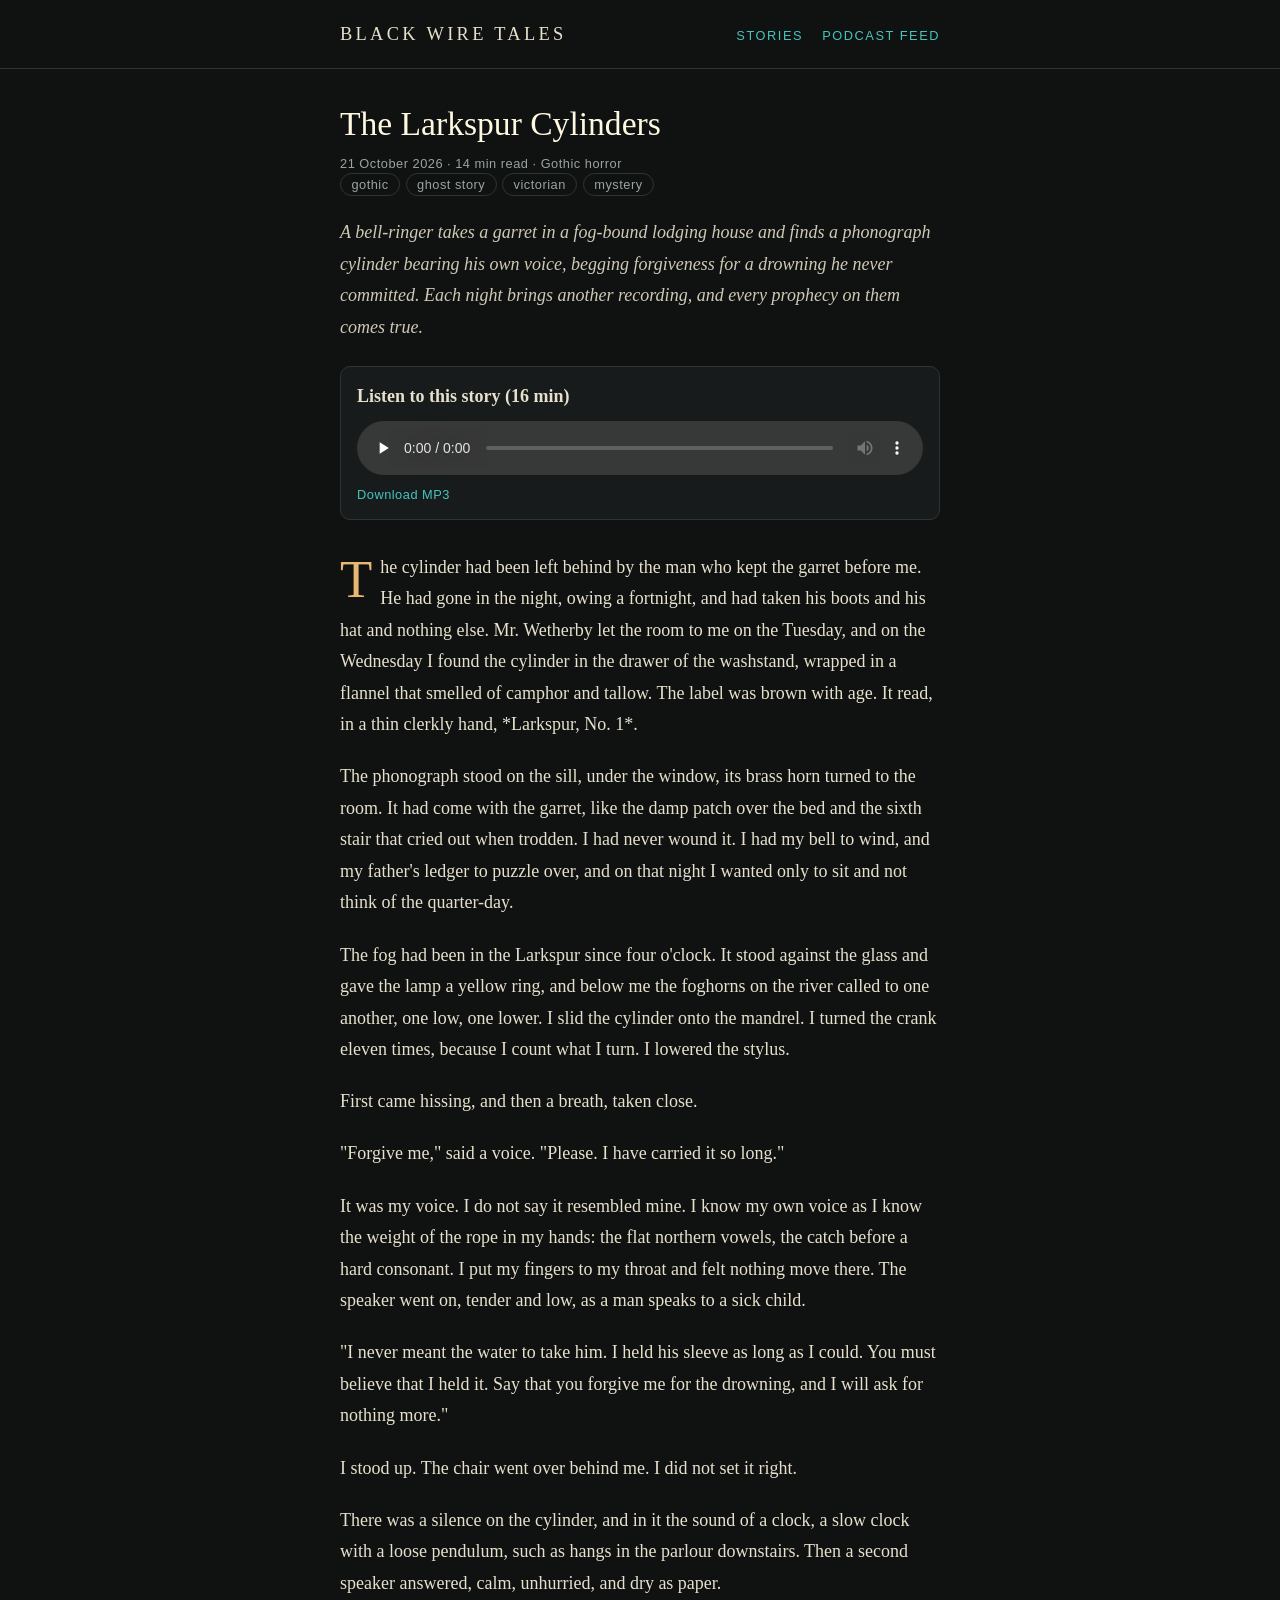
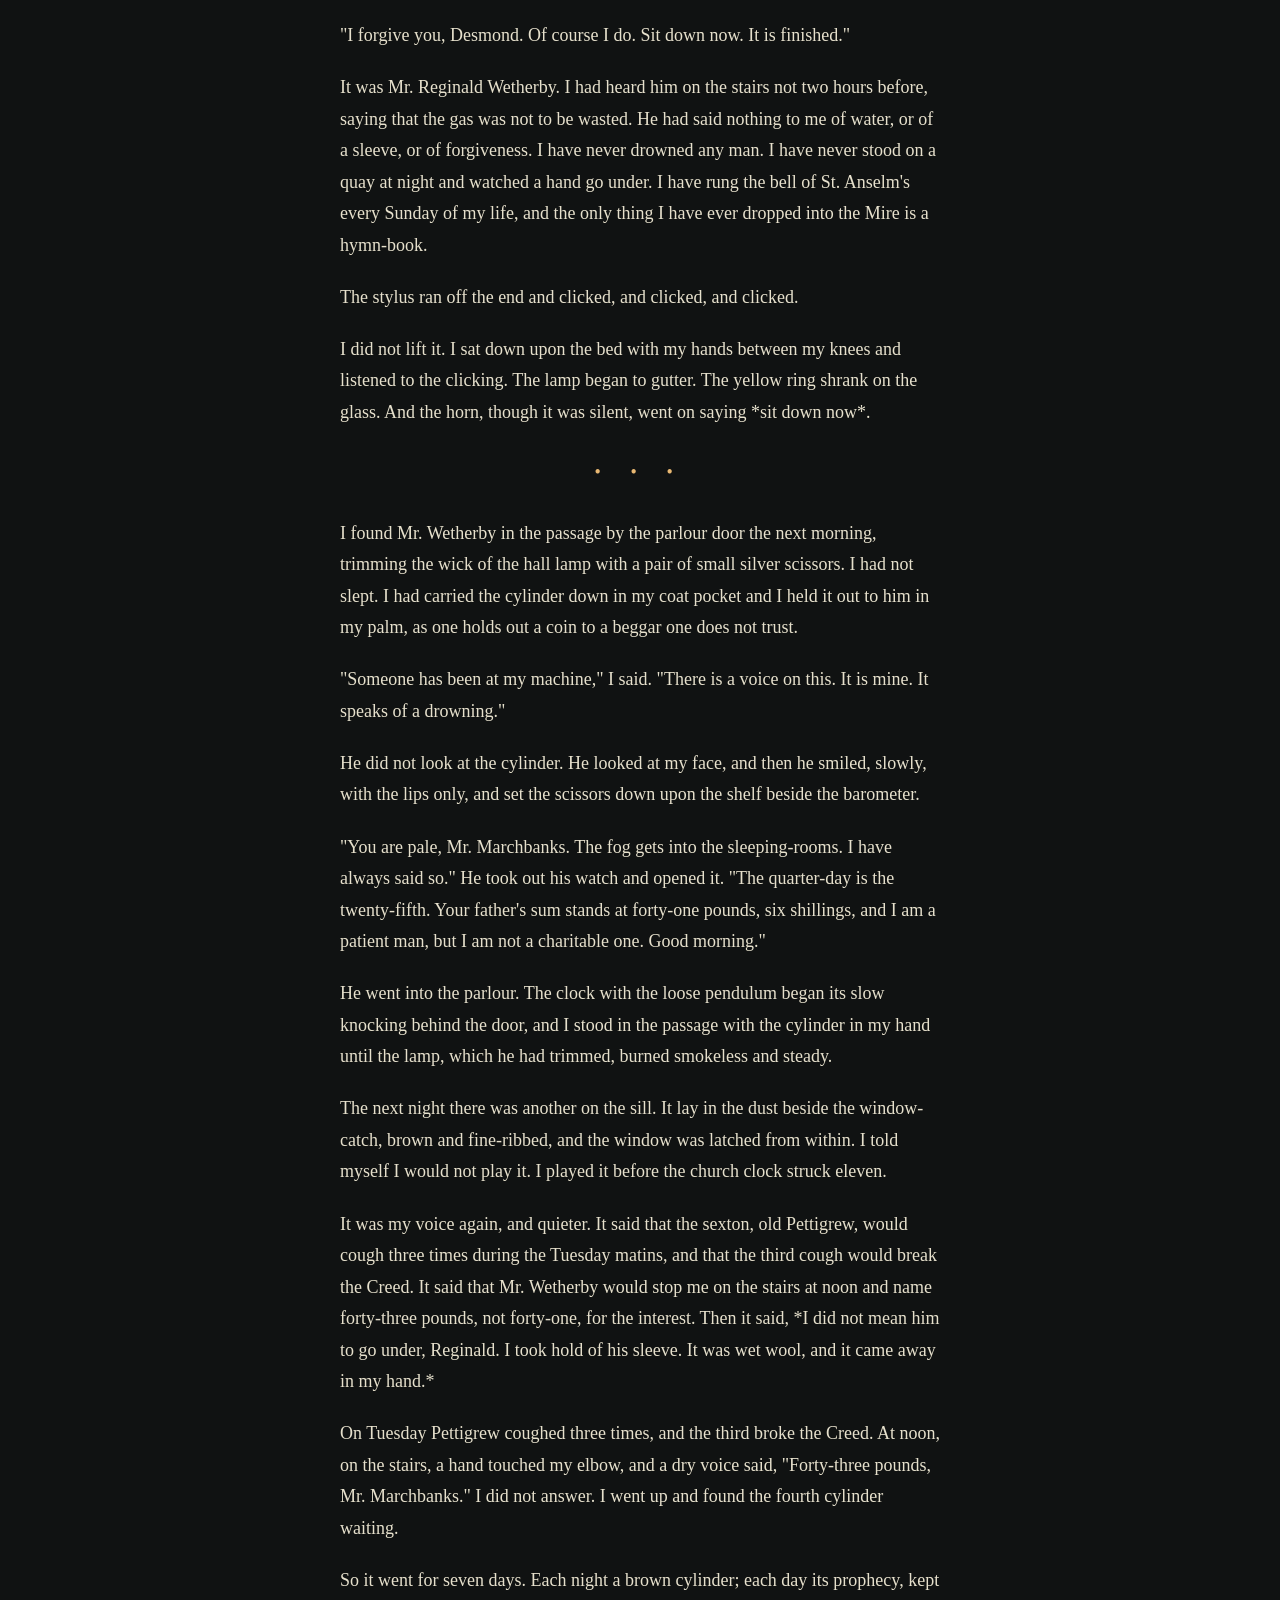
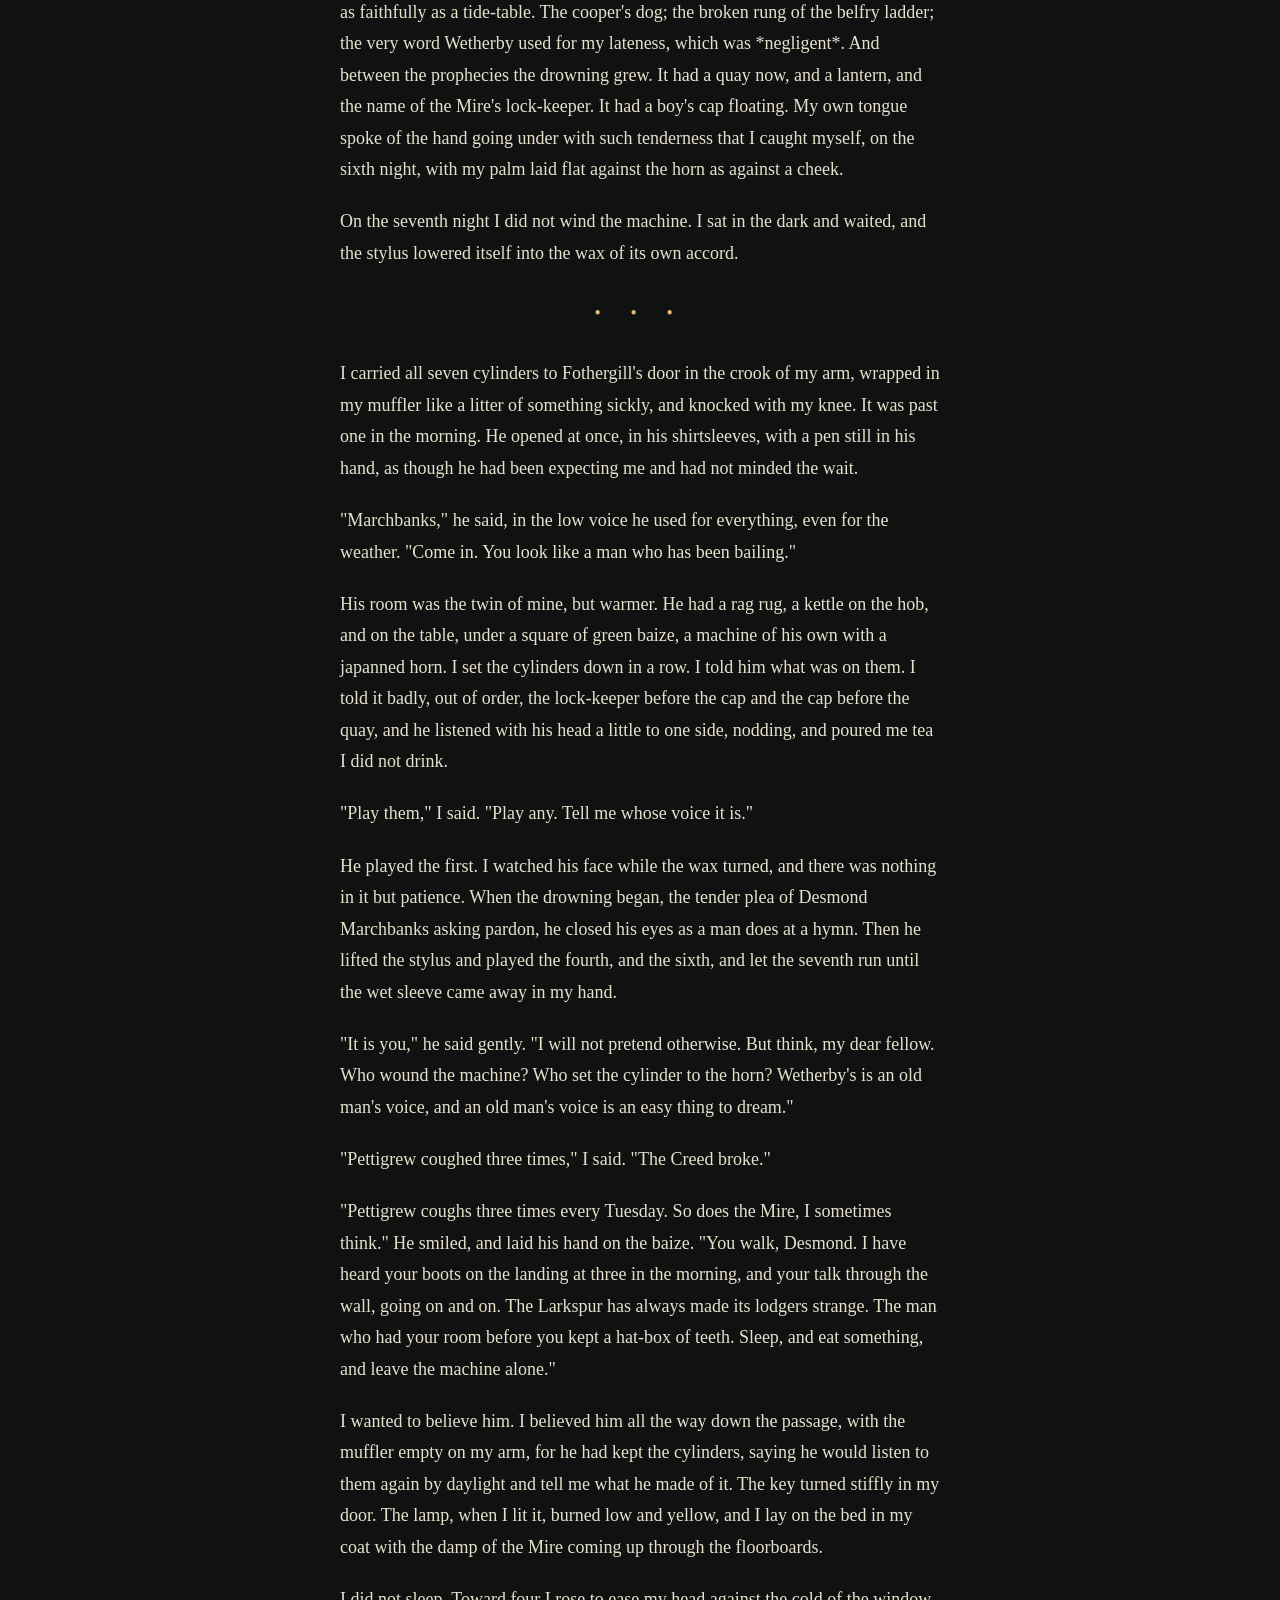
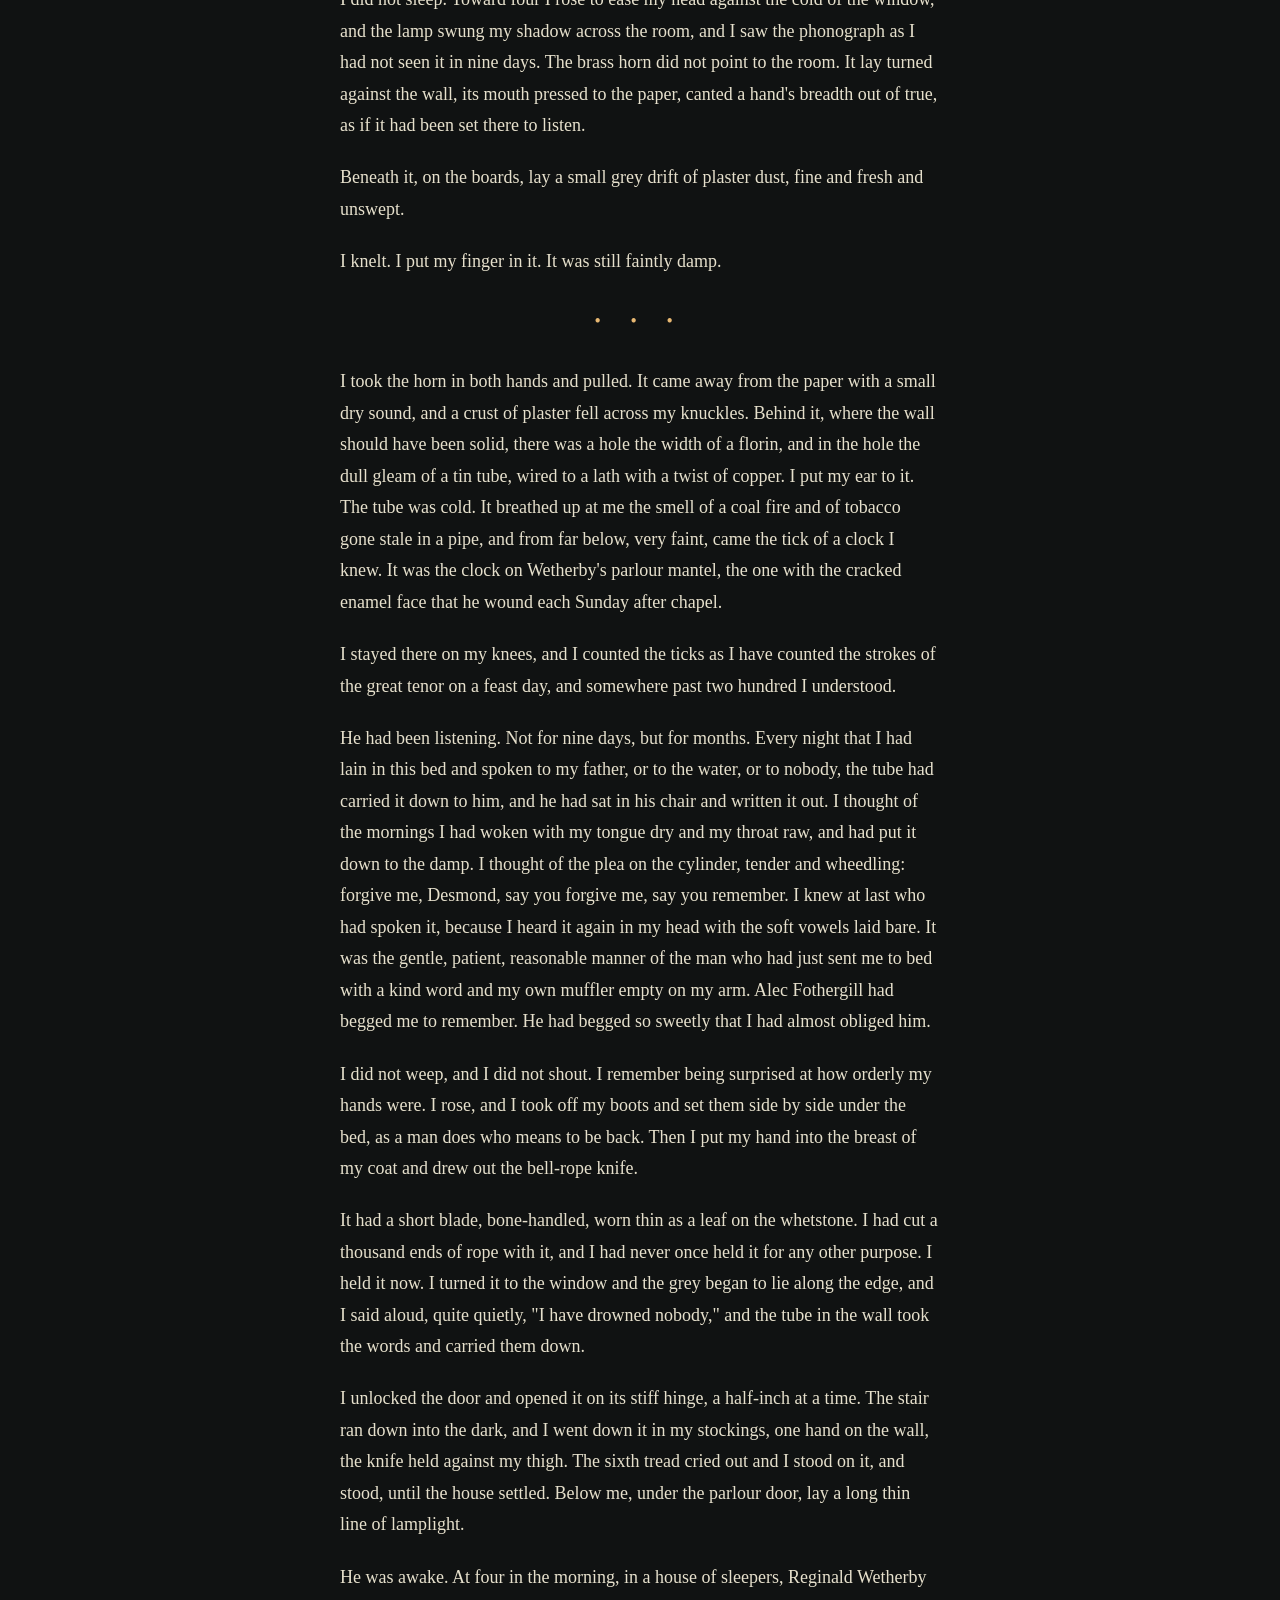
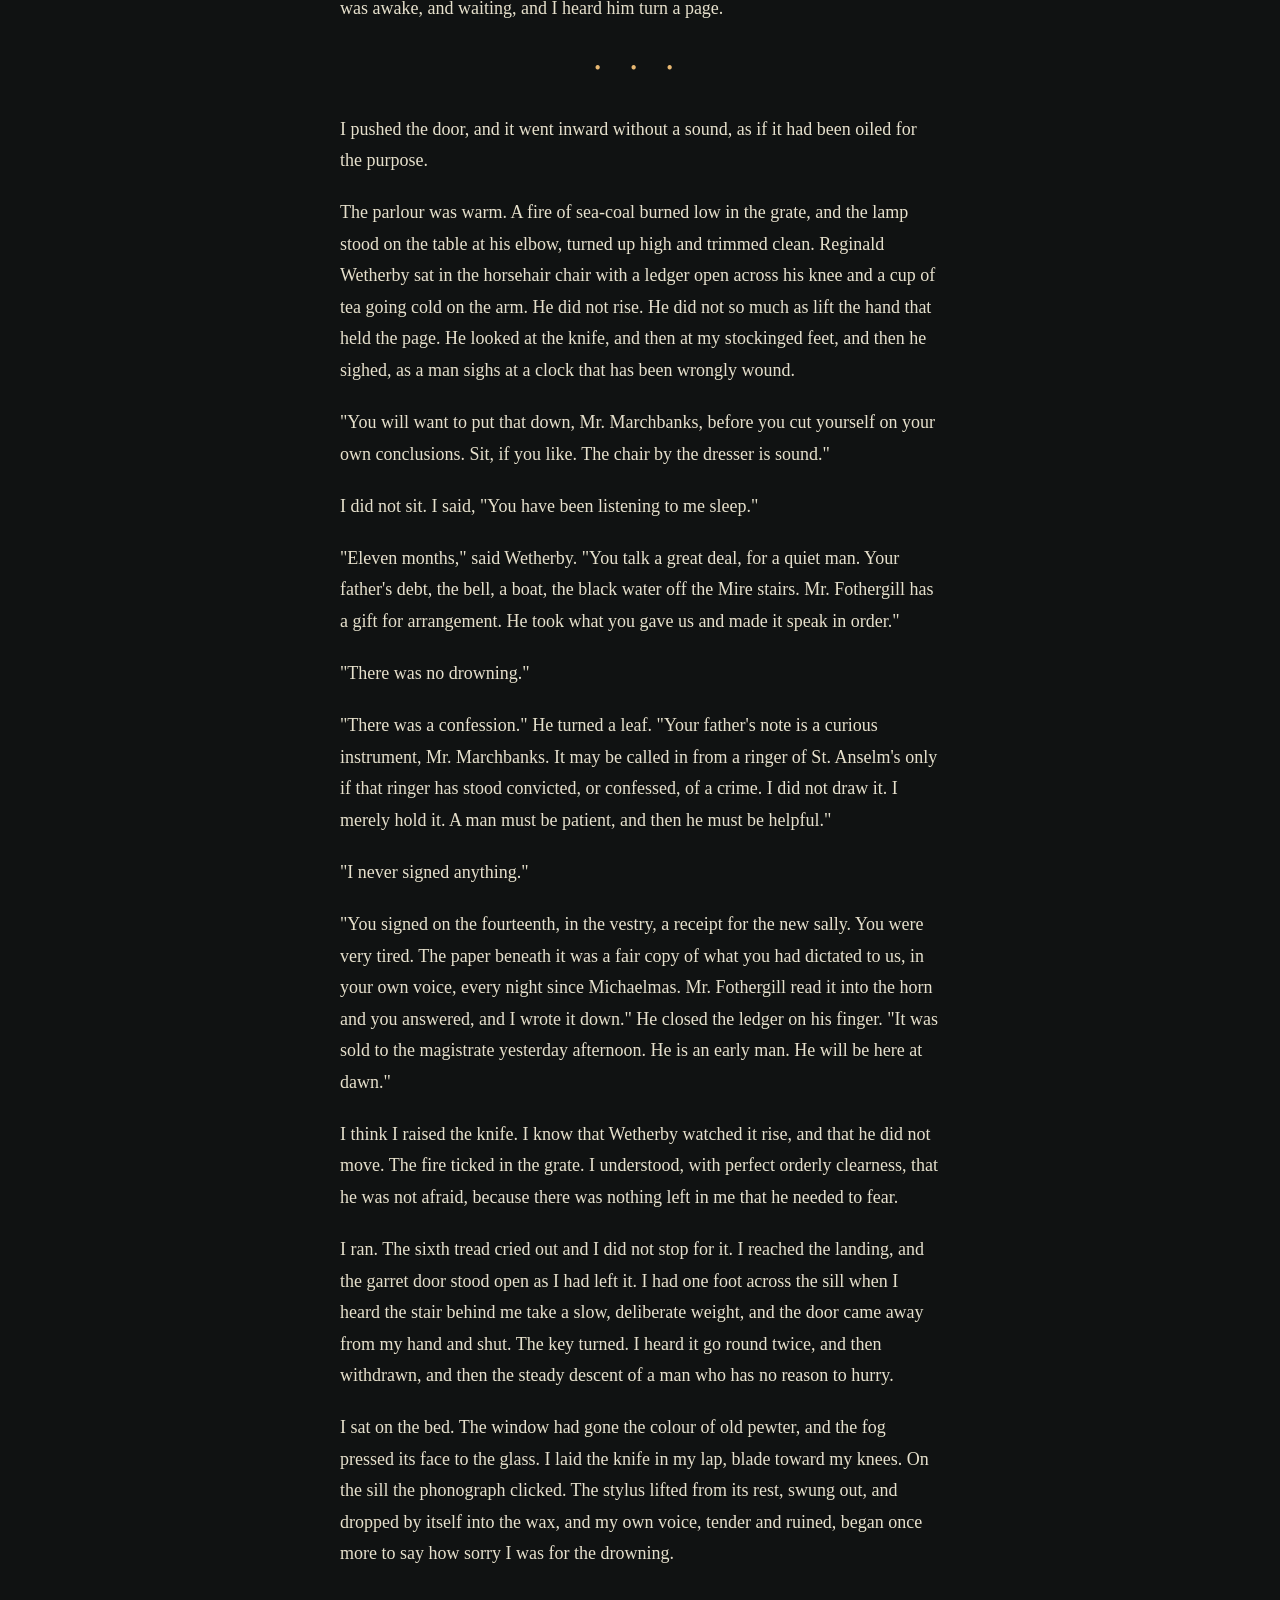
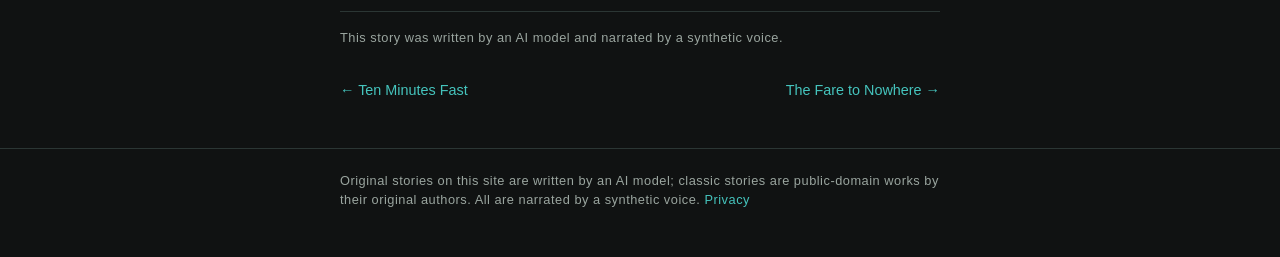
<file: stories/2026-10-20-the-larkspur-cylinders/index.html>
<!doctype html>
<html lang="en-gb">
<head>
<meta charset="utf-8">
<meta name="viewport" content="width=device-width,initial-scale=1">
<meta name="theme-color" content="#101212">
<title>The Larkspur Cylinders | Black Wire Tales</title>
<meta name="description" content="A bell-ringer takes a garret in a fog-bound lodging house and finds a phonograph cylinder bearing his own voice, begging forgiveness for a drowning he never committed. Each night brings another recording, and every prophecy on them comes true.">
<meta property="og:title" content="The Larkspur Cylinders | Black Wire Tales">
<meta property="og:description" content="A bell-ringer takes a garret in a fog-bound lodging house and finds a phonograph cylinder bearing his own voice, begging forgiveness for a drowning he never committed. Each night brings another recording, and every prophecy on them comes true.">
<meta property="og:type" content="article">
<meta property="og:url" content="https://echonoir.aportsolutions.co.uk/stories/2026-10-20-the-larkspur-cylinders/">
<meta property="og:image" content="https://echonoir.aportsolutions.co.uk/cover.jpg">
<link rel="canonical" href="https://echonoir.aportsolutions.co.uk/stories/2026-10-20-the-larkspur-cylinders/">
<link rel="alternate" type="application/rss+xml" title="Black Wire Tales stories" href="../../blog.xml">
<link rel="alternate" type="application/rss+xml" title="Black Wire Tales podcast" href="../../feed.xml">
<link rel="stylesheet" href="../../style.css">
</head>
<body>
<header class="site"><div class="wrap">
<a class="brand" href="../../index.html">Black Wire Tales</a>
<nav><a href="../../index.html">Stories</a><a href="../../feed.xml">Podcast feed</a></nav>
</div></header>
<main class="wrap">
<article>
<h1>The Larkspur Cylinders</h1>
<div class="meta">21 October 2026 &middot; 14 min read &middot; Gothic horror</div>
<div class="tags"><span>gothic</span><span>ghost story</span><span>victorian</span><span>mystery</span></div>
<p class="lede">A bell-ringer takes a garret in a fog-bound lodging house and finds a phonograph cylinder bearing his own voice, begging forgiveness for a drowning he never committed. Each night brings another recording, and every prophecy on them comes true.</p>
<div class="player"><strong>Listen to this story (16 min)</strong><audio controls preload="none" src="../../episodes/2026-10-20-the-larkspur-cylinders.mp3"></audio><div class="small"><a href="../../episodes/2026-10-20-the-larkspur-cylinders.mp3" download>Download MP3</a></div></div>
<div class="body">
<p>The cylinder had been left behind by the man who kept the garret before me. He had gone in the night, owing a fortnight, and had taken his boots and his hat and nothing else. Mr. Wetherby let the room to me on the Tuesday, and on the Wednesday I found the cylinder in the drawer of the washstand, wrapped in a flannel that smelled of camphor and tallow. The label was brown with age. It read, in a thin clerkly hand, *Larkspur, No. 1*.</p>
<p>The phonograph stood on the sill, under the window, its brass horn turned to the room. It had come with the garret, like the damp patch over the bed and the sixth stair that cried out when trodden. I had never wound it. I had my bell to wind, and my father&#x27;s ledger to puzzle over, and on that night I wanted only to sit and not think of the quarter-day.</p>
<p>The fog had been in the Larkspur since four o&#x27;clock. It stood against the glass and gave the lamp a yellow ring, and below me the foghorns on the river called to one another, one low, one lower. I slid the cylinder onto the mandrel. I turned the crank eleven times, because I count what I turn. I lowered the stylus.</p>
<p>First came hissing, and then a breath, taken close.</p>
<p>&quot;Forgive me,&quot; said a voice. &quot;Please. I have carried it so long.&quot;</p>
<p>It was my voice. I do not say it resembled mine. I know my own voice as I know the weight of the rope in my hands: the flat northern vowels, the catch before a hard consonant. I put my fingers to my throat and felt nothing move there. The speaker went on, tender and low, as a man speaks to a sick child.</p>
<p>&quot;I never meant the water to take him. I held his sleeve as long as I could. You must believe that I held it. Say that you forgive me for the drowning, and I will ask for nothing more.&quot;</p>
<p>I stood up. The chair went over behind me. I did not set it right.</p>
<p>There was a silence on the cylinder, and in it the sound of a clock, a slow clock with a loose pendulum, such as hangs in the parlour downstairs. Then a second speaker answered, calm, unhurried, and dry as paper.</p>
<p>&quot;I forgive you, Desmond. Of course I do. Sit down now. It is finished.&quot;</p>
<p>It was Mr. Reginald Wetherby. I had heard him on the stairs not two hours before, saying that the gas was not to be wasted. He had said nothing to me of water, or of a sleeve, or of forgiveness. I have never drowned any man. I have never stood on a quay at night and watched a hand go under. I have rung the bell of St. Anselm&#x27;s every Sunday of my life, and the only thing I have ever dropped into the Mire is a hymn-book.</p>
<p>The stylus ran off the end and clicked, and clicked, and clicked.</p>
<p>I did not lift it. I sat down upon the bed with my hands between my knees and listened to the clicking. The lamp began to gutter. The yellow ring shrank on the glass. And the horn, though it was silent, went on saying *sit down now*.</p>
<p class="break" aria-hidden="true">&bull; &bull; &bull;</p>
<p>I found Mr. Wetherby in the passage by the parlour door the next morning, trimming the wick of the hall lamp with a pair of small silver scissors. I had not slept. I had carried the cylinder down in my coat pocket and I held it out to him in my palm, as one holds out a coin to a beggar one does not trust.</p>
<p>&quot;Someone has been at my machine,&quot; I said. &quot;There is a voice on this. It is mine. It speaks of a drowning.&quot;</p>
<p>He did not look at the cylinder. He looked at my face, and then he smiled, slowly, with the lips only, and set the scissors down upon the shelf beside the barometer.</p>
<p>&quot;You are pale, Mr. Marchbanks. The fog gets into the sleeping-rooms. I have always said so.&quot; He took out his watch and opened it. &quot;The quarter-day is the twenty-fifth. Your father&#x27;s sum stands at forty-one pounds, six shillings, and I am a patient man, but I am not a charitable one. Good morning.&quot;</p>
<p>He went into the parlour. The clock with the loose pendulum began its slow knocking behind the door, and I stood in the passage with the cylinder in my hand until the lamp, which he had trimmed, burned smokeless and steady.</p>
<p>The next night there was another on the sill. It lay in the dust beside the window-catch, brown and fine-ribbed, and the window was latched from within. I told myself I would not play it. I played it before the church clock struck eleven.</p>
<p>It was my voice again, and quieter. It said that the sexton, old Pettigrew, would cough three times during the Tuesday matins, and that the third cough would break the Creed. It said that Mr. Wetherby would stop me on the stairs at noon and name forty-three pounds, not forty-one, for the interest. Then it said, *I did not mean him to go under, Reginald. I took hold of his sleeve. It was wet wool, and it came away in my hand.*</p>
<p>On Tuesday Pettigrew coughed three times, and the third broke the Creed. At noon, on the stairs, a hand touched my elbow, and a dry voice said, &quot;Forty-three pounds, Mr. Marchbanks.&quot; I did not answer. I went up and found the fourth cylinder waiting.</p>
<p>So it went for seven days. Each night a brown cylinder; each day its prophecy, kept as faithfully as a tide-table. The cooper&#x27;s dog; the broken rung of the belfry ladder; the very word Wetherby used for my lateness, which was *negligent*. And between the prophecies the drowning grew. It had a quay now, and a lantern, and the name of the Mire&#x27;s lock-keeper. It had a boy&#x27;s cap floating. My own tongue spoke of the hand going under with such tenderness that I caught myself, on the sixth night, with my palm laid flat against the horn as against a cheek.</p>
<p>On the seventh night I did not wind the machine. I sat in the dark and waited, and the stylus lowered itself into the wax of its own accord.</p>
<p class="break" aria-hidden="true">&bull; &bull; &bull;</p>
<p>I carried all seven cylinders to Fothergill&#x27;s door in the crook of my arm, wrapped in my muffler like a litter of something sickly, and knocked with my knee. It was past one in the morning. He opened at once, in his shirtsleeves, with a pen still in his hand, as though he had been expecting me and had not minded the wait.</p>
<p>&quot;Marchbanks,&quot; he said, in the low voice he used for everything, even for the weather. &quot;Come in. You look like a man who has been bailing.&quot;</p>
<p>His room was the twin of mine, but warmer. He had a rag rug, a kettle on the hob, and on the table, under a square of green baize, a machine of his own with a japanned horn. I set the cylinders down in a row. I told him what was on them. I told it badly, out of order, the lock-keeper before the cap and the cap before the quay, and he listened with his head a little to one side, nodding, and poured me tea I did not drink.</p>
<p>&quot;Play them,&quot; I said. &quot;Play any. Tell me whose voice it is.&quot;</p>
<p>He played the first. I watched his face while the wax turned, and there was nothing in it but patience. When the drowning began, the tender plea of Desmond Marchbanks asking pardon, he closed his eyes as a man does at a hymn. Then he lifted the stylus and played the fourth, and the sixth, and let the seventh run until the wet sleeve came away in my hand.</p>
<p>&quot;It is you,&quot; he said gently. &quot;I will not pretend otherwise. But think, my dear fellow. Who wound the machine? Who set the cylinder to the horn? Wetherby&#x27;s is an old man&#x27;s voice, and an old man&#x27;s voice is an easy thing to dream.&quot;</p>
<p>&quot;Pettigrew coughed three times,&quot; I said. &quot;The Creed broke.&quot;</p>
<p>&quot;Pettigrew coughs three times every Tuesday. So does the Mire, I sometimes think.&quot; He smiled, and laid his hand on the baize. &quot;You walk, Desmond. I have heard your boots on the landing at three in the morning, and your talk through the wall, going on and on. The Larkspur has always made its lodgers strange. The man who had your room before you kept a hat-box of teeth. Sleep, and eat something, and leave the machine alone.&quot;</p>
<p>I wanted to believe him. I believed him all the way down the passage, with the muffler empty on my arm, for he had kept the cylinders, saying he would listen to them again by daylight and tell me what he made of it. The key turned stiffly in my door. The lamp, when I lit it, burned low and yellow, and I lay on the bed in my coat with the damp of the Mire coming up through the floorboards.</p>
<p>I did not sleep. Toward four I rose to ease my head against the cold of the window, and the lamp swung my shadow across the room, and I saw the phonograph as I had not seen it in nine days. The brass horn did not point to the room. It lay turned against the wall, its mouth pressed to the paper, canted a hand&#x27;s breadth out of true, as if it had been set there to listen.</p>
<p>Beneath it, on the boards, lay a small grey drift of plaster dust, fine and fresh and unswept.</p>
<p>I knelt. I put my finger in it. It was still faintly damp.</p>
<p class="break" aria-hidden="true">&bull; &bull; &bull;</p>
<p>I took the horn in both hands and pulled. It came away from the paper with a small dry sound, and a crust of plaster fell across my knuckles. Behind it, where the wall should have been solid, there was a hole the width of a florin, and in the hole the dull gleam of a tin tube, wired to a lath with a twist of copper. I put my ear to it. The tube was cold. It breathed up at me the smell of a coal fire and of tobacco gone stale in a pipe, and from far below, very faint, came the tick of a clock I knew. It was the clock on Wetherby&#x27;s parlour mantel, the one with the cracked enamel face that he wound each Sunday after chapel.</p>
<p>I stayed there on my knees, and I counted the ticks as I have counted the strokes of the great tenor on a feast day, and somewhere past two hundred I understood.</p>
<p>He had been listening. Not for nine days, but for months. Every night that I had lain in this bed and spoken to my father, or to the water, or to nobody, the tube had carried it down to him, and he had sat in his chair and written it out. I thought of the mornings I had woken with my tongue dry and my throat raw, and had put it down to the damp. I thought of the plea on the cylinder, tender and wheedling: forgive me, Desmond, say you forgive me, say you remember. I knew at last who had spoken it, because I heard it again in my head with the soft vowels laid bare. It was the gentle, patient, reasonable manner of the man who had just sent me to bed with a kind word and my own muffler empty on my arm. Alec Fothergill had begged me to remember. He had begged so sweetly that I had almost obliged him.</p>
<p>I did not weep, and I did not shout. I remember being surprised at how orderly my hands were. I rose, and I took off my boots and set them side by side under the bed, as a man does who means to be back. Then I put my hand into the breast of my coat and drew out the bell-rope knife.</p>
<p>It had a short blade, bone-handled, worn thin as a leaf on the whetstone. I had cut a thousand ends of rope with it, and I had never once held it for any other purpose. I held it now. I turned it to the window and the grey began to lie along the edge, and I said aloud, quite quietly, &quot;I have drowned nobody,&quot; and the tube in the wall took the words and carried them down.</p>
<p>I unlocked the door and opened it on its stiff hinge, a half-inch at a time. The stair ran down into the dark, and I went down it in my stockings, one hand on the wall, the knife held against my thigh. The sixth tread cried out and I stood on it, and stood, until the house settled. Below me, under the parlour door, lay a long thin line of lamplight.</p>
<p>He was awake. At four in the morning, in a house of sleepers, Reginald Wetherby was awake, and waiting, and I heard him turn a page.</p>
<p class="break" aria-hidden="true">&bull; &bull; &bull;</p>
<p>I pushed the door, and it went inward without a sound, as if it had been oiled for the purpose.</p>
<p>The parlour was warm. A fire of sea-coal burned low in the grate, and the lamp stood on the table at his elbow, turned up high and trimmed clean. Reginald Wetherby sat in the horsehair chair with a ledger open across his knee and a cup of tea going cold on the arm. He did not rise. He did not so much as lift the hand that held the page. He looked at the knife, and then at my stockinged feet, and then he sighed, as a man sighs at a clock that has been wrongly wound.</p>
<p>&quot;You will want to put that down, Mr. Marchbanks, before you cut yourself on your own conclusions. Sit, if you like. The chair by the dresser is sound.&quot;</p>
<p>I did not sit. I said, &quot;You have been listening to me sleep.&quot;</p>
<p>&quot;Eleven months,&quot; said Wetherby. &quot;You talk a great deal, for a quiet man. Your father&#x27;s debt, the bell, a boat, the black water off the Mire stairs. Mr. Fothergill has a gift for arrangement. He took what you gave us and made it speak in order.&quot;</p>
<p>&quot;There was no drowning.&quot;</p>
<p>&quot;There was a confession.&quot; He turned a leaf. &quot;Your father&#x27;s note is a curious instrument, Mr. Marchbanks. It may be called in from a ringer of St. Anselm&#x27;s only if that ringer has stood convicted, or confessed, of a crime. I did not draw it. I merely hold it. A man must be patient, and then he must be helpful.&quot;</p>
<p>&quot;I never signed anything.&quot;</p>
<p>&quot;You signed on the fourteenth, in the vestry, a receipt for the new sally. You were very tired. The paper beneath it was a fair copy of what you had dictated to us, in your own voice, every night since Michaelmas. Mr. Fothergill read it into the horn and you answered, and I wrote it down.&quot; He closed the ledger on his finger. &quot;It was sold to the magistrate yesterday afternoon. He is an early man. He will be here at dawn.&quot;</p>
<p>I think I raised the knife. I know that Wetherby watched it rise, and that he did not move. The fire ticked in the grate. I understood, with perfect orderly clearness, that he was not afraid, because there was nothing left in me that he needed to fear.</p>
<p>I ran. The sixth tread cried out and I did not stop for it. I reached the landing, and the garret door stood open as I had left it. I had one foot across the sill when I heard the stair behind me take a slow, deliberate weight, and the door came away from my hand and shut. The key turned. I heard it go round twice, and then withdrawn, and then the steady descent of a man who has no reason to hurry.</p>
<p>I sat on the bed. The window had gone the colour of old pewter, and the fog pressed its face to the glass. I laid the knife in my lap, blade toward my knees. On the sill the phonograph clicked. The stylus lifted from its rest, swung out, and dropped by itself into the wax, and my own voice, tender and ruined, began once more to say how sorry I was for the drowning.</p>
</div>
<p class="small disclosure">This story was written by an AI model and narrated by a synthetic voice.</p>
</article>
<nav class="pager"><a href="../2026-10-12-ten-minutes-fast/index.html">&larr; Ten Minutes Fast</a><a href="../2026-10-21-the-fare-to-nowhere/index.html">The Fare to Nowhere &rarr;</a></nav>
</main>
<footer class="site"><div class="wrap small">Original stories on this site are written by an AI model; classic stories are public-domain works by their original authors. All are narrated by a synthetic voice. <a href="../../privacy.html">Privacy</a></div></footer>
</body>
</html>
</file>
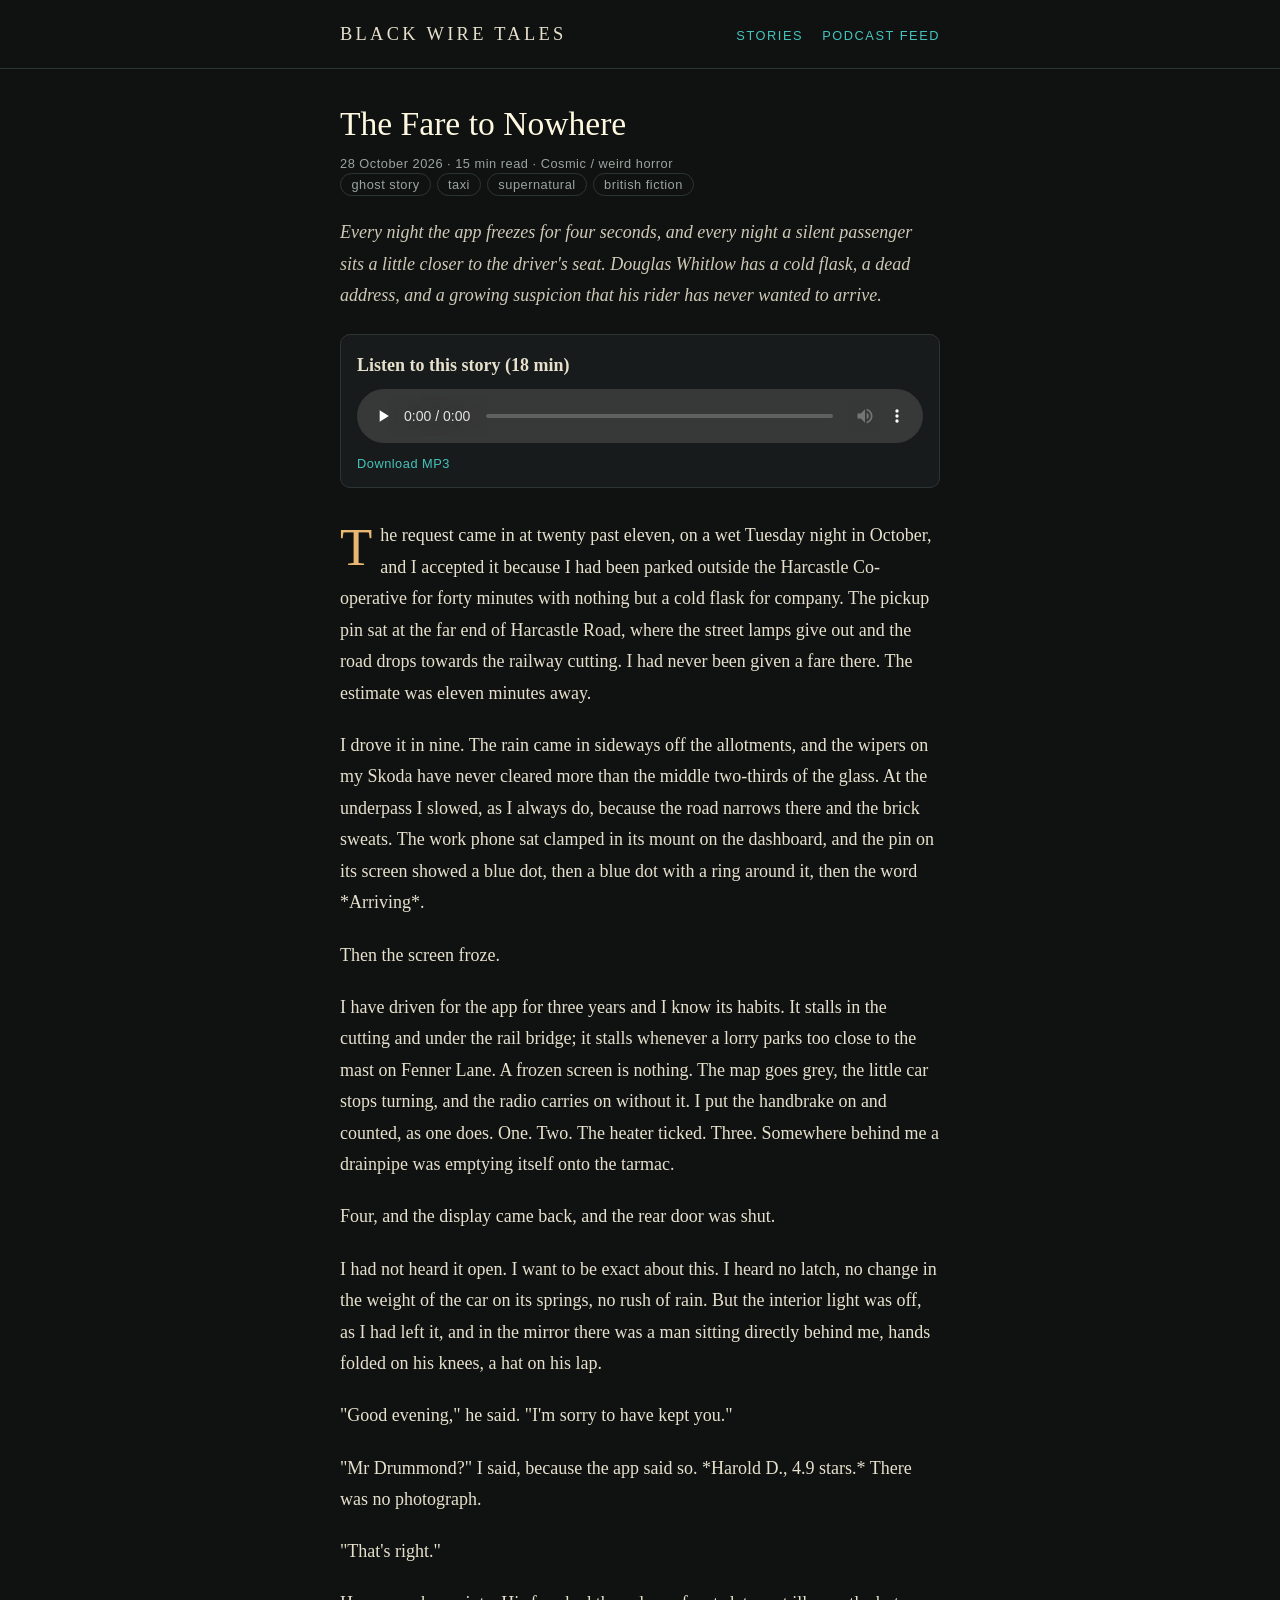
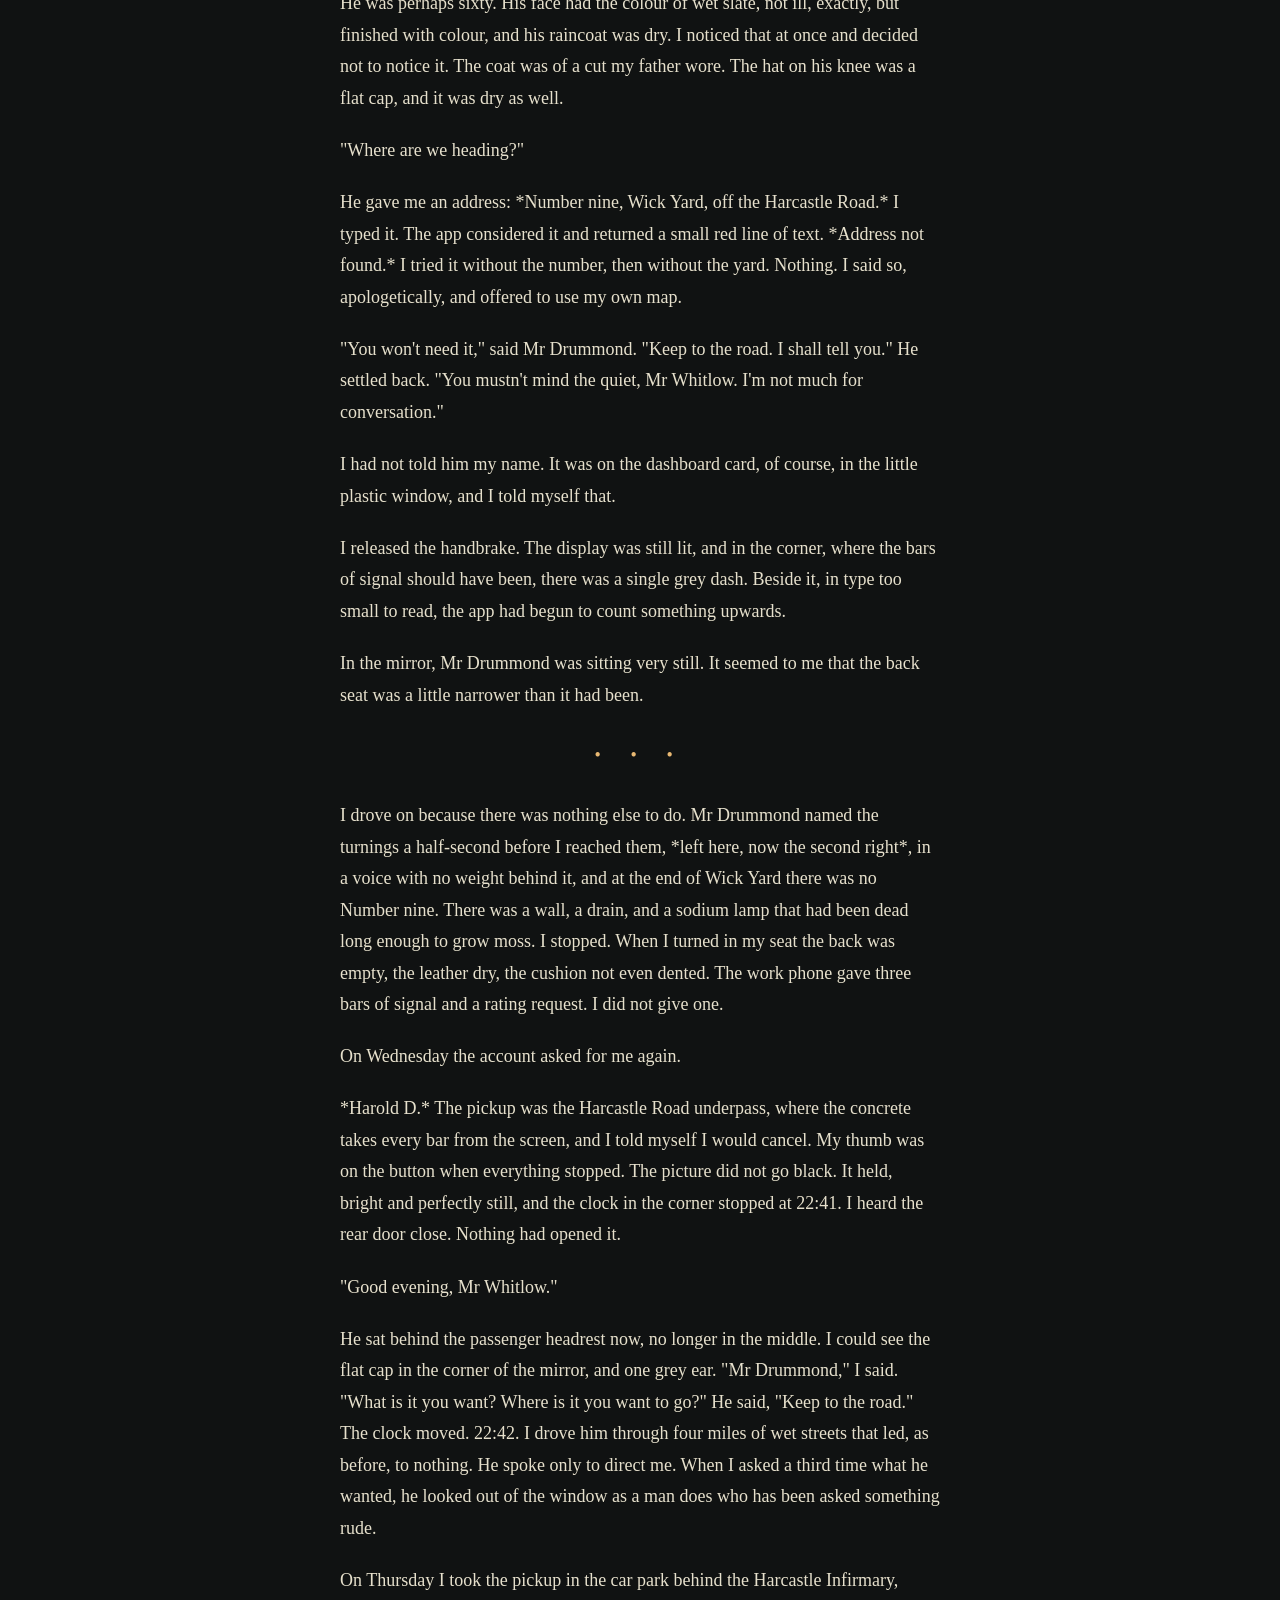
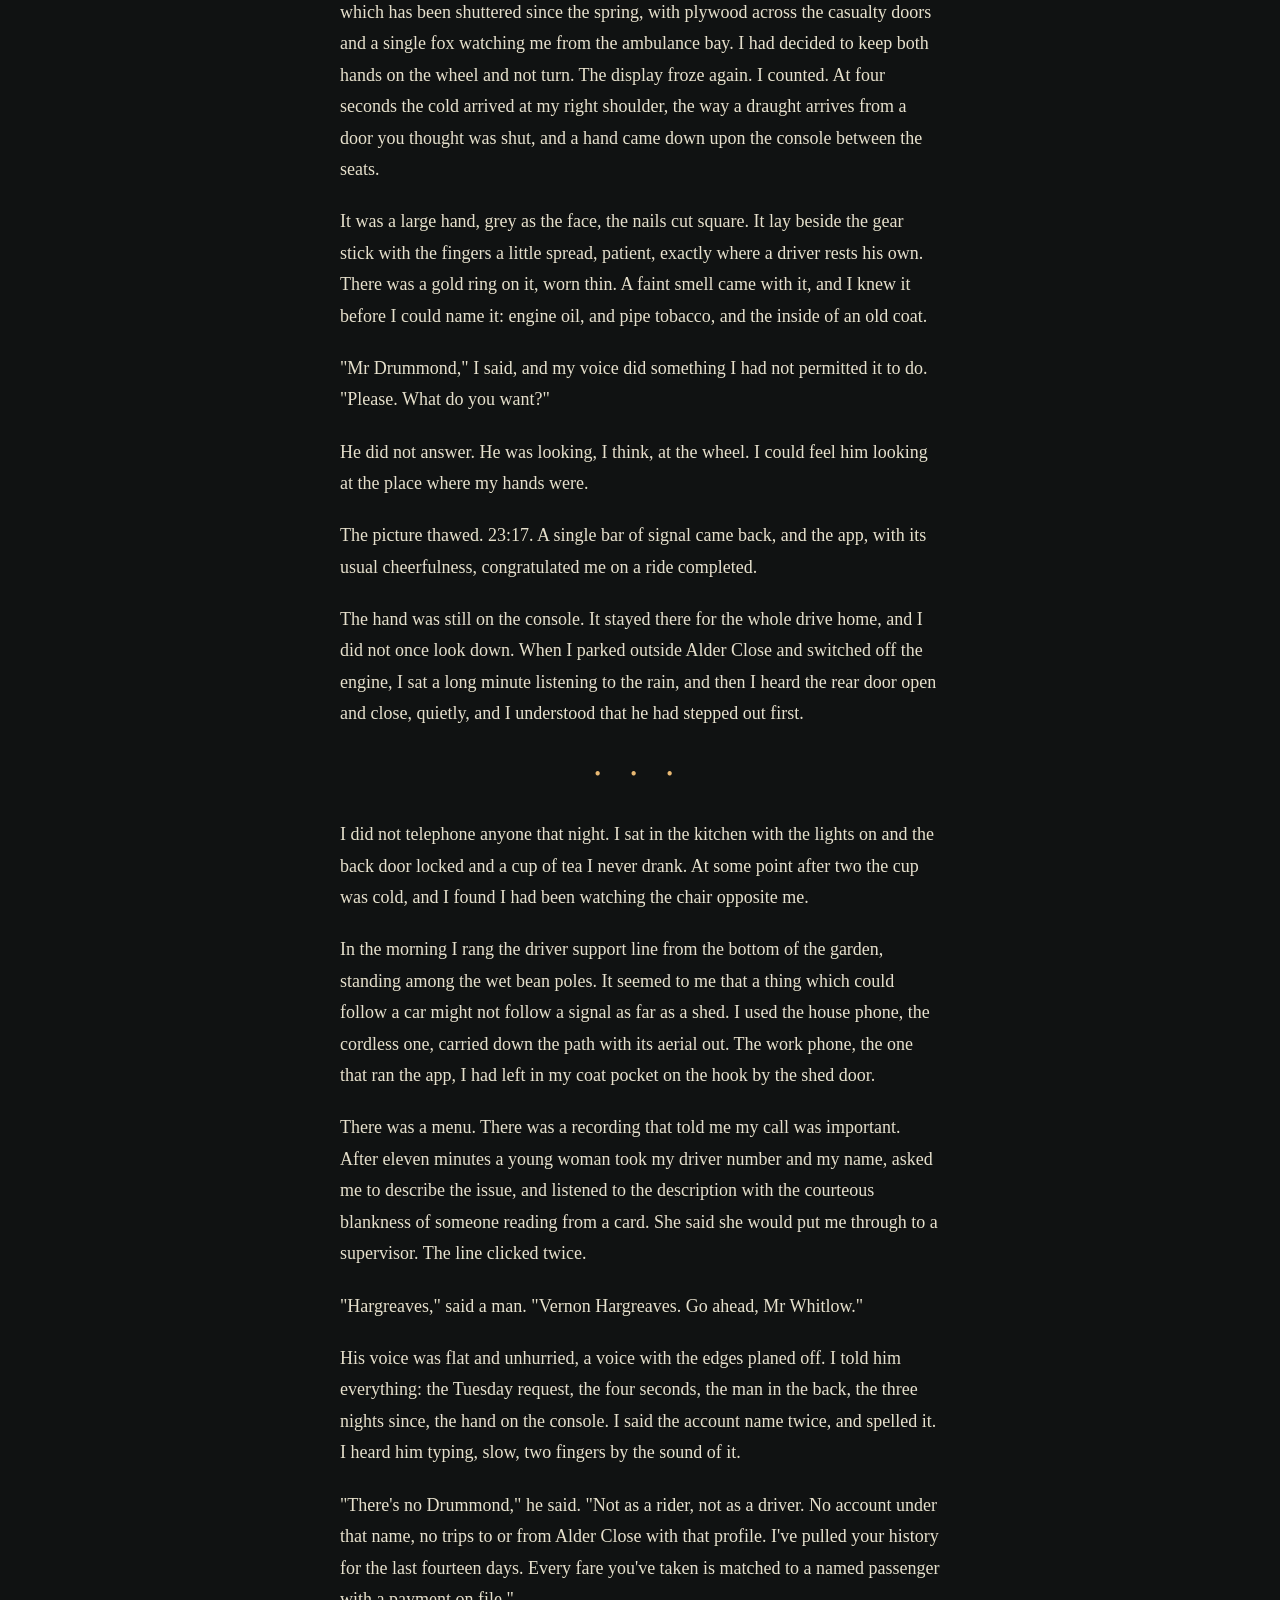
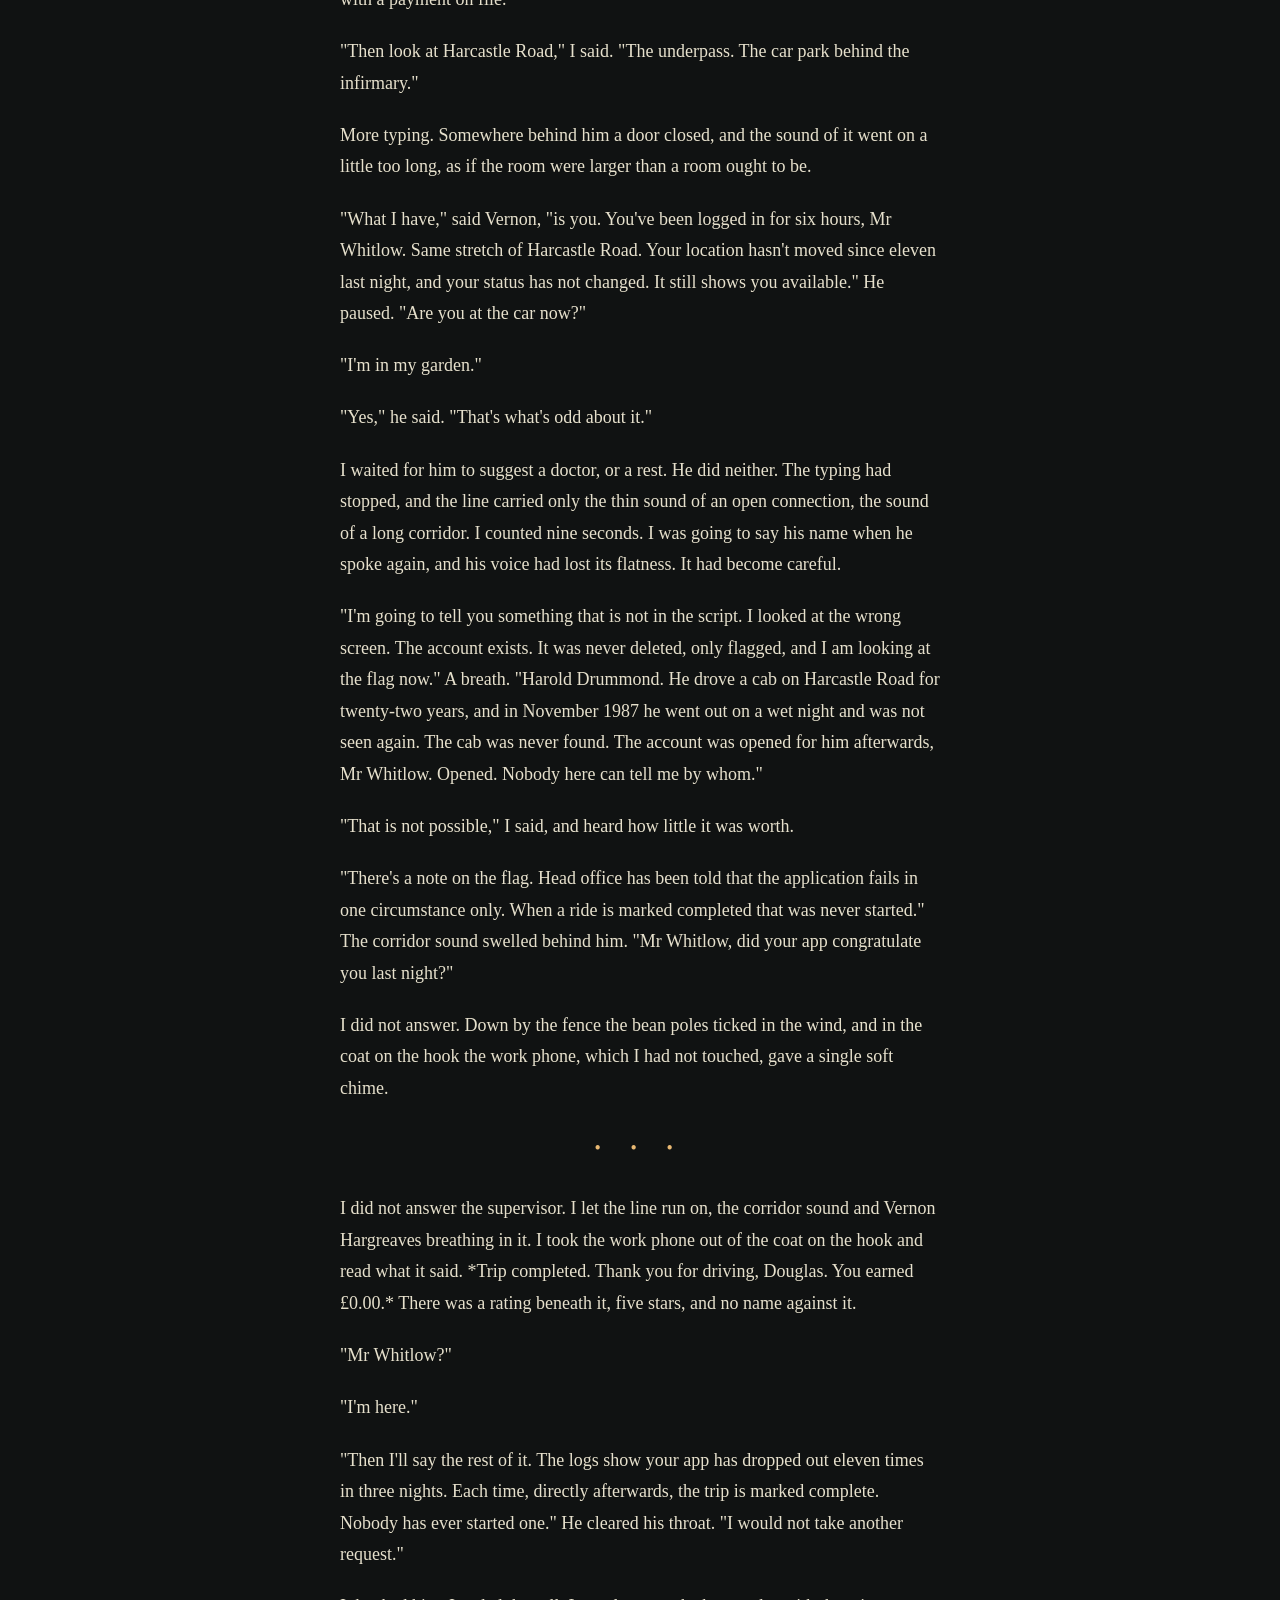
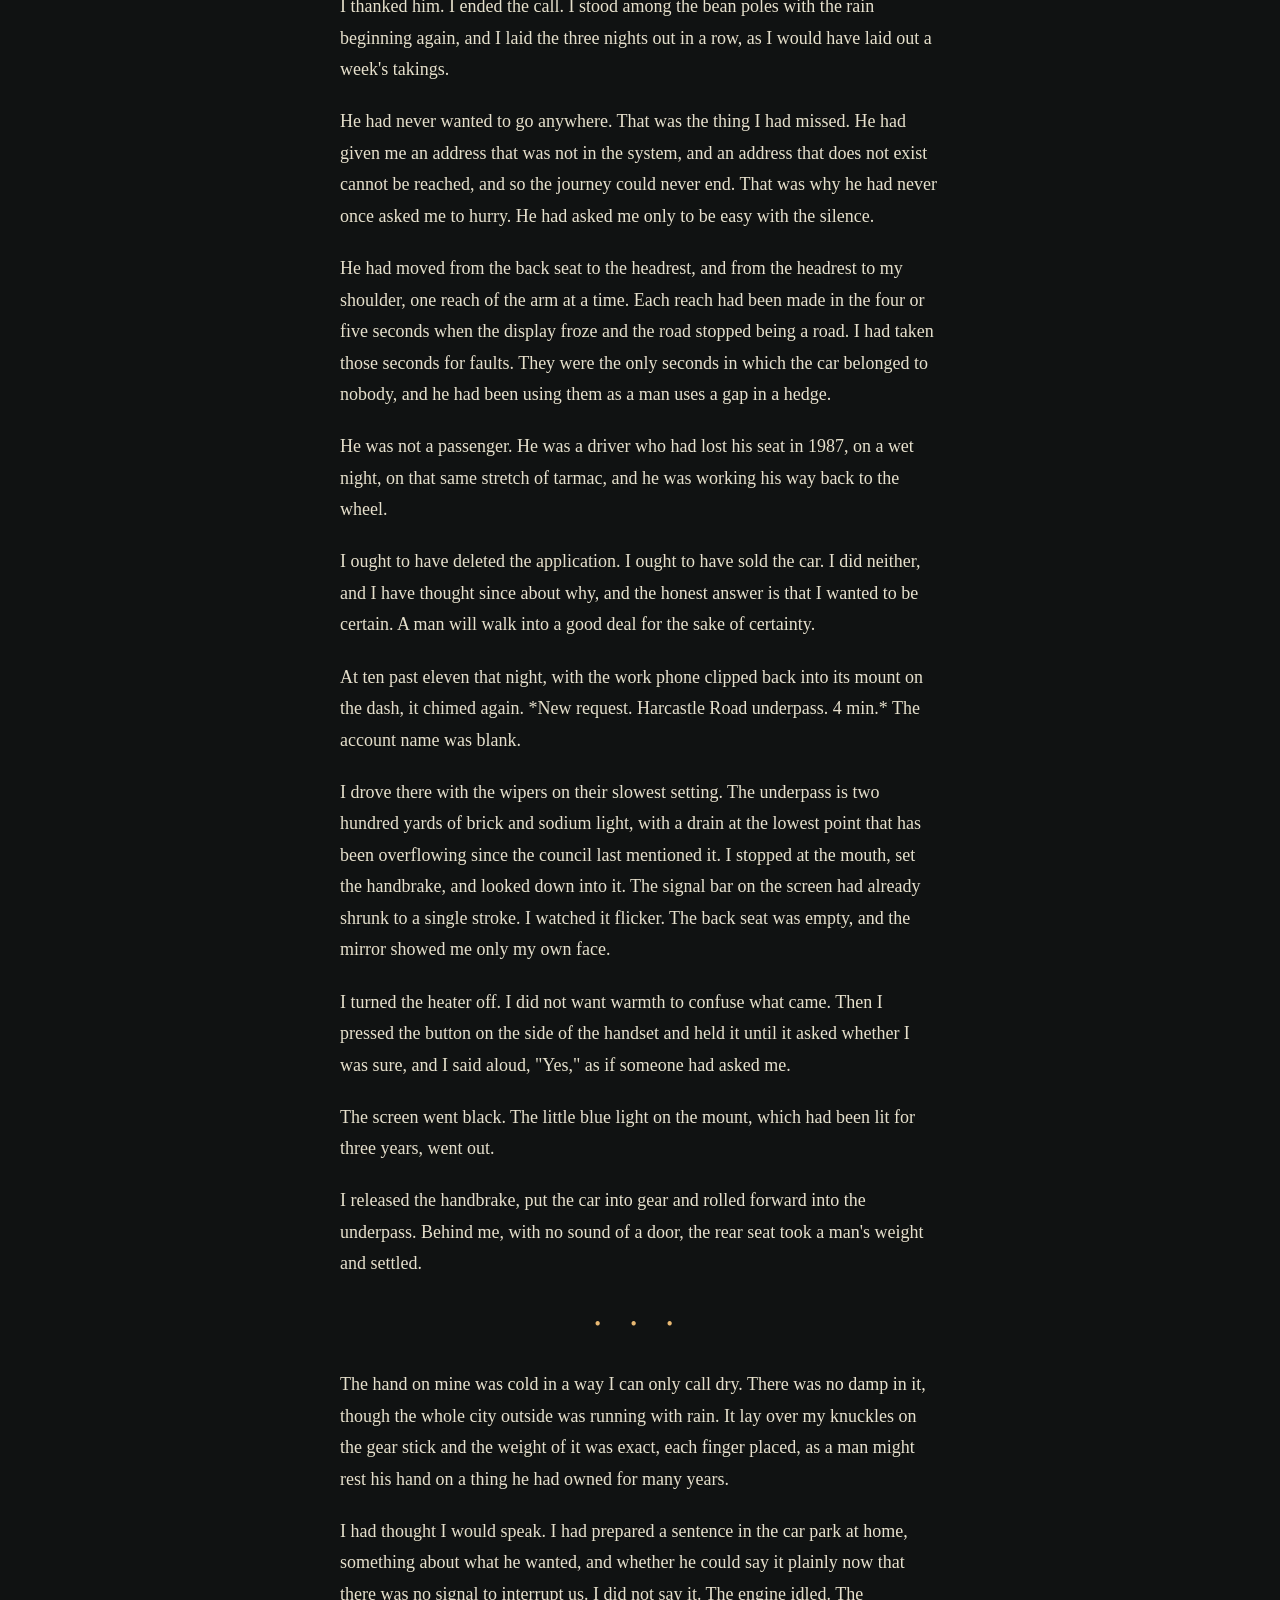
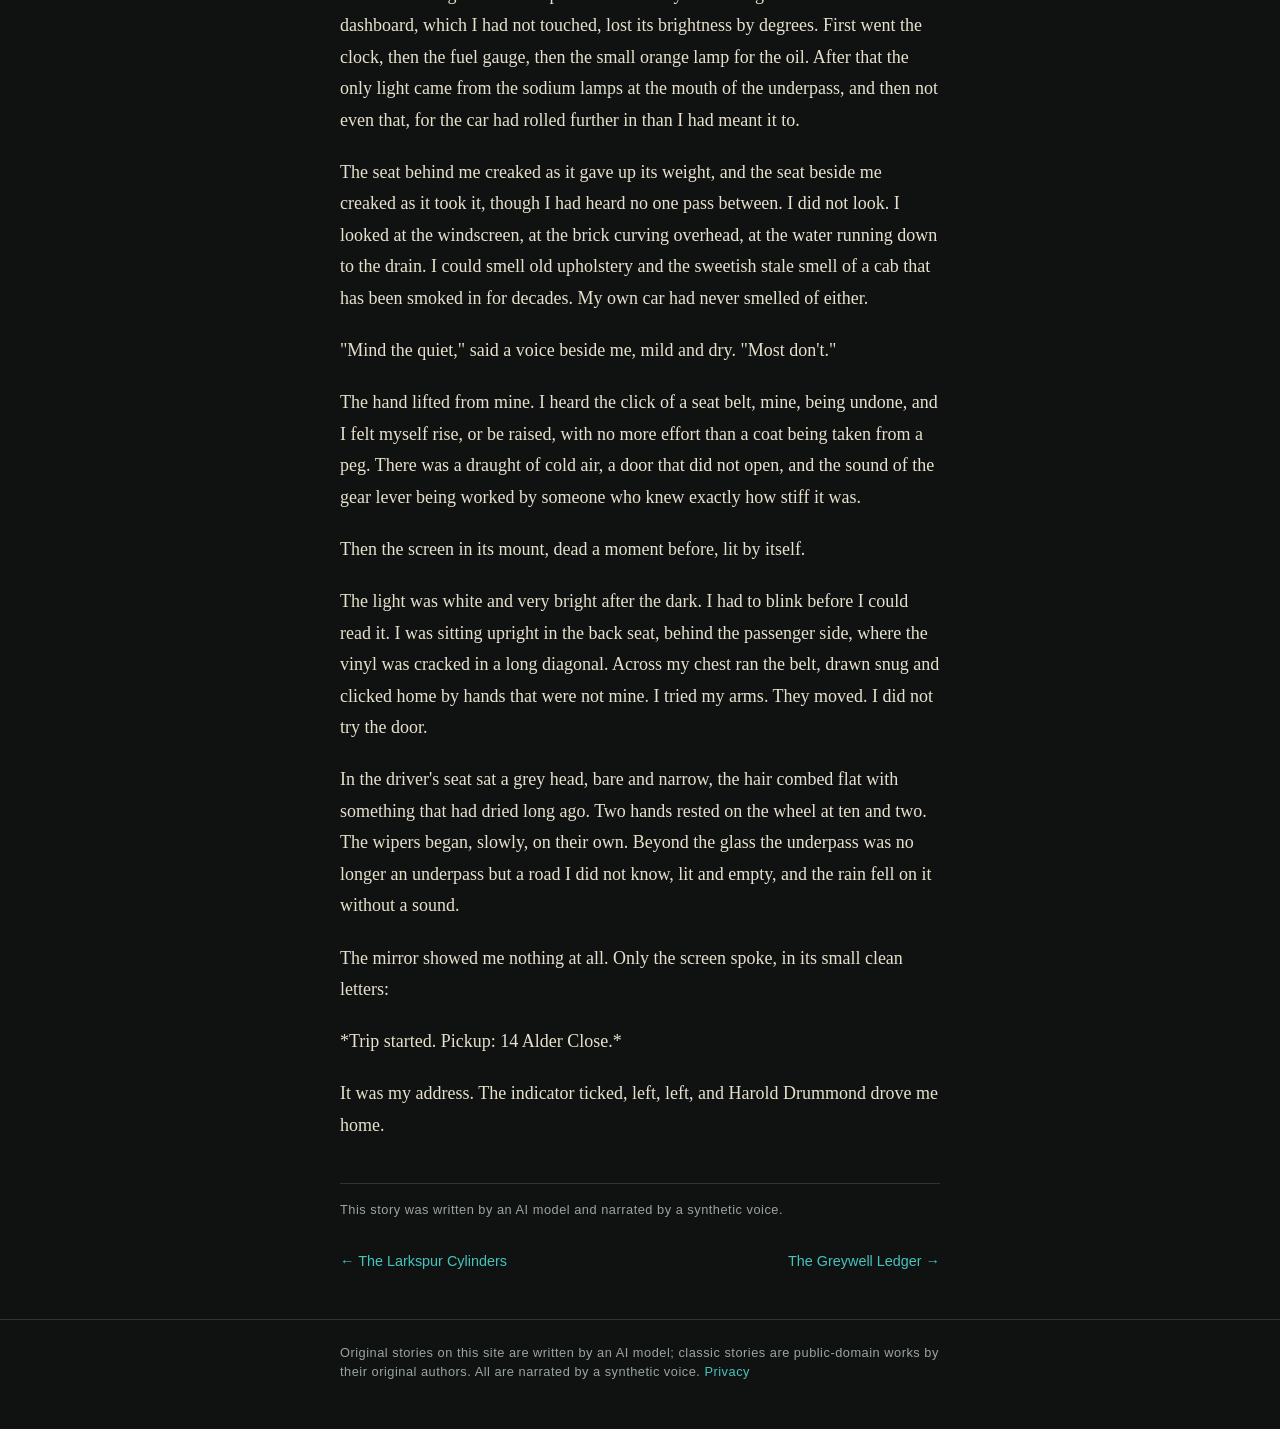
<file: stories/2026-10-21-the-fare-to-nowhere/index.html>
<!doctype html>
<html lang="en-gb">
<head>
<meta charset="utf-8">
<meta name="viewport" content="width=device-width,initial-scale=1">
<meta name="theme-color" content="#101212">
<title>The Fare to Nowhere | Black Wire Tales</title>
<meta name="description" content="Every night the app freezes for four seconds, and every night a silent passenger sits a little closer to the driver&#x27;s seat. Douglas Whitlow has a cold flask, a dead address, and a growing suspicion that his rider has never wanted to arrive.">
<meta property="og:title" content="The Fare to Nowhere | Black Wire Tales">
<meta property="og:description" content="Every night the app freezes for four seconds, and every night a silent passenger sits a little closer to the driver&#x27;s seat. Douglas Whitlow has a cold flask, a dead address, and a growing suspicion that his rider has never wanted to arrive.">
<meta property="og:type" content="article">
<meta property="og:url" content="https://echonoir.aportsolutions.co.uk/stories/2026-10-21-the-fare-to-nowhere/">
<meta property="og:image" content="https://echonoir.aportsolutions.co.uk/cover.jpg">
<link rel="canonical" href="https://echonoir.aportsolutions.co.uk/stories/2026-10-21-the-fare-to-nowhere/">
<link rel="alternate" type="application/rss+xml" title="Black Wire Tales stories" href="../../blog.xml">
<link rel="alternate" type="application/rss+xml" title="Black Wire Tales podcast" href="../../feed.xml">
<link rel="stylesheet" href="../../style.css">
</head>
<body>
<header class="site"><div class="wrap">
<a class="brand" href="../../index.html">Black Wire Tales</a>
<nav><a href="../../index.html">Stories</a><a href="../../feed.xml">Podcast feed</a></nav>
</div></header>
<main class="wrap">
<article>
<h1>The Fare to Nowhere</h1>
<div class="meta">28 October 2026 &middot; 15 min read &middot; Cosmic / weird horror</div>
<div class="tags"><span>ghost story</span><span>taxi</span><span>supernatural</span><span>british fiction</span></div>
<p class="lede">Every night the app freezes for four seconds, and every night a silent passenger sits a little closer to the driver&#x27;s seat. Douglas Whitlow has a cold flask, a dead address, and a growing suspicion that his rider has never wanted to arrive.</p>
<div class="player"><strong>Listen to this story (18 min)</strong><audio controls preload="none" src="../../episodes/2026-10-21-the-fare-to-nowhere.mp3"></audio><div class="small"><a href="../../episodes/2026-10-21-the-fare-to-nowhere.mp3" download>Download MP3</a></div></div>
<div class="body">
<p>The request came in at twenty past eleven, on a wet Tuesday night in October, and I accepted it because I had been parked outside the Harcastle Co-operative for forty minutes with nothing but a cold flask for company. The pickup pin sat at the far end of Harcastle Road, where the street lamps give out and the road drops towards the railway cutting. I had never been given a fare there. The estimate was eleven minutes away.</p>
<p>I drove it in nine. The rain came in sideways off the allotments, and the wipers on my Skoda have never cleared more than the middle two-thirds of the glass. At the underpass I slowed, as I always do, because the road narrows there and the brick sweats. The work phone sat clamped in its mount on the dashboard, and the pin on its screen showed a blue dot, then a blue dot with a ring around it, then the word *Arriving*.</p>
<p>Then the screen froze.</p>
<p>I have driven for the app for three years and I know its habits. It stalls in the cutting and under the rail bridge; it stalls whenever a lorry parks too close to the mast on Fenner Lane. A frozen screen is nothing. The map goes grey, the little car stops turning, and the radio carries on without it. I put the handbrake on and counted, as one does. One. Two. The heater ticked. Three. Somewhere behind me a drainpipe was emptying itself onto the tarmac.</p>
<p>Four, and the display came back, and the rear door was shut.</p>
<p>I had not heard it open. I want to be exact about this. I heard no latch, no change in the weight of the car on its springs, no rush of rain. But the interior light was off, as I had left it, and in the mirror there was a man sitting directly behind me, hands folded on his knees, a hat on his lap.</p>
<p>&quot;Good evening,&quot; he said. &quot;I&#x27;m sorry to have kept you.&quot;</p>
<p>&quot;Mr Drummond?&quot; I said, because the app said so. *Harold D., 4.9 stars.* There was no photograph.</p>
<p>&quot;That&#x27;s right.&quot;</p>
<p>He was perhaps sixty. His face had the colour of wet slate, not ill, exactly, but finished with colour, and his raincoat was dry. I noticed that at once and decided not to notice it. The coat was of a cut my father wore. The hat on his knee was a flat cap, and it was dry as well.</p>
<p>&quot;Where are we heading?&quot;</p>
<p>He gave me an address: *Number nine, Wick Yard, off the Harcastle Road.* I typed it. The app considered it and returned a small red line of text. *Address not found.* I tried it without the number, then without the yard. Nothing. I said so, apologetically, and offered to use my own map.</p>
<p>&quot;You won&#x27;t need it,&quot; said Mr Drummond. &quot;Keep to the road. I shall tell you.&quot; He settled back. &quot;You mustn&#x27;t mind the quiet, Mr Whitlow. I&#x27;m not much for conversation.&quot;</p>
<p>I had not told him my name. It was on the dashboard card, of course, in the little plastic window, and I told myself that.</p>
<p>I released the handbrake. The display was still lit, and in the corner, where the bars of signal should have been, there was a single grey dash. Beside it, in type too small to read, the app had begun to count something upwards.</p>
<p>In the mirror, Mr Drummond was sitting very still. It seemed to me that the back seat was a little narrower than it had been.</p>
<p class="break" aria-hidden="true">&bull; &bull; &bull;</p>
<p>I drove on because there was nothing else to do. Mr Drummond named the turnings a half-second before I reached them, *left here, now the second right*, in a voice with no weight behind it, and at the end of Wick Yard there was no Number nine. There was a wall, a drain, and a sodium lamp that had been dead long enough to grow moss. I stopped. When I turned in my seat the back was empty, the leather dry, the cushion not even dented. The work phone gave three bars of signal and a rating request. I did not give one.</p>
<p>On Wednesday the account asked for me again.</p>
<p>*Harold D.* The pickup was the Harcastle Road underpass, where the concrete takes every bar from the screen, and I told myself I would cancel. My thumb was on the button when everything stopped. The picture did not go black. It held, bright and perfectly still, and the clock in the corner stopped at 22:41. I heard the rear door close. Nothing had opened it.</p>
<p>&quot;Good evening, Mr Whitlow.&quot;</p>
<p>He sat behind the passenger headrest now, no longer in the middle. I could see the flat cap in the corner of the mirror, and one grey ear. &quot;Mr Drummond,&quot; I said. &quot;What is it you want? Where is it you want to go?&quot; He said, &quot;Keep to the road.&quot; The clock moved. 22:42. I drove him through four miles of wet streets that led, as before, to nothing. He spoke only to direct me. When I asked a third time what he wanted, he looked out of the window as a man does who has been asked something rude.</p>
<p>On Thursday I took the pickup in the car park behind the Harcastle Infirmary, which has been shuttered since the spring, with plywood across the casualty doors and a single fox watching me from the ambulance bay. I had decided to keep both hands on the wheel and not turn. The display froze again. I counted. At four seconds the cold arrived at my right shoulder, the way a draught arrives from a door you thought was shut, and a hand came down upon the console between the seats.</p>
<p>It was a large hand, grey as the face, the nails cut square. It lay beside the gear stick with the fingers a little spread, patient, exactly where a driver rests his own. There was a gold ring on it, worn thin. A faint smell came with it, and I knew it before I could name it: engine oil, and pipe tobacco, and the inside of an old coat.</p>
<p>&quot;Mr Drummond,&quot; I said, and my voice did something I had not permitted it to do. &quot;Please. What do you want?&quot;</p>
<p>He did not answer. He was looking, I think, at the wheel. I could feel him looking at the place where my hands were.</p>
<p>The picture thawed. 23:17. A single bar of signal came back, and the app, with its usual cheerfulness, congratulated me on a ride completed.</p>
<p>The hand was still on the console. It stayed there for the whole drive home, and I did not once look down. When I parked outside Alder Close and switched off the engine, I sat a long minute listening to the rain, and then I heard the rear door open and close, quietly, and I understood that he had stepped out first.</p>
<p class="break" aria-hidden="true">&bull; &bull; &bull;</p>
<p>I did not telephone anyone that night. I sat in the kitchen with the lights on and the back door locked and a cup of tea I never drank. At some point after two the cup was cold, and I found I had been watching the chair opposite me.</p>
<p>In the morning I rang the driver support line from the bottom of the garden, standing among the wet bean poles. It seemed to me that a thing which could follow a car might not follow a signal as far as a shed. I used the house phone, the cordless one, carried down the path with its aerial out. The work phone, the one that ran the app, I had left in my coat pocket on the hook by the shed door.</p>
<p>There was a menu. There was a recording that told me my call was important. After eleven minutes a young woman took my driver number and my name, asked me to describe the issue, and listened to the description with the courteous blankness of someone reading from a card. She said she would put me through to a supervisor. The line clicked twice.</p>
<p>&quot;Hargreaves,&quot; said a man. &quot;Vernon Hargreaves. Go ahead, Mr Whitlow.&quot;</p>
<p>His voice was flat and unhurried, a voice with the edges planed off. I told him everything: the Tuesday request, the four seconds, the man in the back, the three nights since, the hand on the console. I said the account name twice, and spelled it. I heard him typing, slow, two fingers by the sound of it.</p>
<p>&quot;There&#x27;s no Drummond,&quot; he said. &quot;Not as a rider, not as a driver. No account under that name, no trips to or from Alder Close with that profile. I&#x27;ve pulled your history for the last fourteen days. Every fare you&#x27;ve taken is matched to a named passenger with a payment on file.&quot;</p>
<p>&quot;Then look at Harcastle Road,&quot; I said. &quot;The underpass. The car park behind the infirmary.&quot;</p>
<p>More typing. Somewhere behind him a door closed, and the sound of it went on a little too long, as if the room were larger than a room ought to be.</p>
<p>&quot;What I have,&quot; said Vernon, &quot;is you. You&#x27;ve been logged in for six hours, Mr Whitlow. Same stretch of Harcastle Road. Your location hasn&#x27;t moved since eleven last night, and your status has not changed. It still shows you available.&quot; He paused. &quot;Are you at the car now?&quot;</p>
<p>&quot;I&#x27;m in my garden.&quot;</p>
<p>&quot;Yes,&quot; he said. &quot;That&#x27;s what&#x27;s odd about it.&quot;</p>
<p>I waited for him to suggest a doctor, or a rest. He did neither. The typing had stopped, and the line carried only the thin sound of an open connection, the sound of a long corridor. I counted nine seconds. I was going to say his name when he spoke again, and his voice had lost its flatness. It had become careful.</p>
<p>&quot;I&#x27;m going to tell you something that is not in the script. I looked at the wrong screen. The account exists. It was never deleted, only flagged, and I am looking at the flag now.&quot; A breath. &quot;Harold Drummond. He drove a cab on Harcastle Road for twenty-two years, and in November 1987 he went out on a wet night and was not seen again. The cab was never found. The account was opened for him afterwards, Mr Whitlow. Opened. Nobody here can tell me by whom.&quot;</p>
<p>&quot;That is not possible,&quot; I said, and heard how little it was worth.</p>
<p>&quot;There&#x27;s a note on the flag. Head office has been told that the application fails in one circumstance only. When a ride is marked completed that was never started.&quot; The corridor sound swelled behind him. &quot;Mr Whitlow, did your app congratulate you last night?&quot;</p>
<p>I did not answer. Down by the fence the bean poles ticked in the wind, and in the coat on the hook the work phone, which I had not touched, gave a single soft chime.</p>
<p class="break" aria-hidden="true">&bull; &bull; &bull;</p>
<p>I did not answer the supervisor. I let the line run on, the corridor sound and Vernon Hargreaves breathing in it. I took the work phone out of the coat on the hook and read what it said. *Trip completed. Thank you for driving, Douglas. You earned £0.00.* There was a rating beneath it, five stars, and no name against it.</p>
<p>&quot;Mr Whitlow?&quot;</p>
<p>&quot;I&#x27;m here.&quot;</p>
<p>&quot;Then I&#x27;ll say the rest of it. The logs show your app has dropped out eleven times in three nights. Each time, directly afterwards, the trip is marked complete. Nobody has ever started one.&quot; He cleared his throat. &quot;I would not take another request.&quot;</p>
<p>I thanked him. I ended the call. I stood among the bean poles with the rain beginning again, and I laid the three nights out in a row, as I would have laid out a week&#x27;s takings.</p>
<p>He had never wanted to go anywhere. That was the thing I had missed. He had given me an address that was not in the system, and an address that does not exist cannot be reached, and so the journey could never end. That was why he had never once asked me to hurry. He had asked me only to be easy with the silence.</p>
<p>He had moved from the back seat to the headrest, and from the headrest to my shoulder, one reach of the arm at a time. Each reach had been made in the four or five seconds when the display froze and the road stopped being a road. I had taken those seconds for faults. They were the only seconds in which the car belonged to nobody, and he had been using them as a man uses a gap in a hedge.</p>
<p>He was not a passenger. He was a driver who had lost his seat in 1987, on a wet night, on that same stretch of tarmac, and he was working his way back to the wheel.</p>
<p>I ought to have deleted the application. I ought to have sold the car. I did neither, and I have thought since about why, and the honest answer is that I wanted to be certain. A man will walk into a good deal for the sake of certainty.</p>
<p>At ten past eleven that night, with the work phone clipped back into its mount on the dash, it chimed again. *New request. Harcastle Road underpass. 4 min.* The account name was blank.</p>
<p>I drove there with the wipers on their slowest setting. The underpass is two hundred yards of brick and sodium light, with a drain at the lowest point that has been overflowing since the council last mentioned it. I stopped at the mouth, set the handbrake, and looked down into it. The signal bar on the screen had already shrunk to a single stroke. I watched it flicker. The back seat was empty, and the mirror showed me only my own face.</p>
<p>I turned the heater off. I did not want warmth to confuse what came. Then I pressed the button on the side of the handset and held it until it asked whether I was sure, and I said aloud, &quot;Yes,&quot; as if someone had asked me.</p>
<p>The screen went black. The little blue light on the mount, which had been lit for three years, went out.</p>
<p>I released the handbrake, put the car into gear and rolled forward into the underpass. Behind me, with no sound of a door, the rear seat took a man&#x27;s weight and settled.</p>
<p class="break" aria-hidden="true">&bull; &bull; &bull;</p>
<p>The hand on mine was cold in a way I can only call dry. There was no damp in it, though the whole city outside was running with rain. It lay over my knuckles on the gear stick and the weight of it was exact, each finger placed, as a man might rest his hand on a thing he had owned for many years.</p>
<p>I had thought I would speak. I had prepared a sentence in the car park at home, something about what he wanted, and whether he could say it plainly now that there was no signal to interrupt us. I did not say it. The engine idled. The dashboard, which I had not touched, lost its brightness by degrees. First went the clock, then the fuel gauge, then the small orange lamp for the oil. After that the only light came from the sodium lamps at the mouth of the underpass, and then not even that, for the car had rolled further in than I had meant it to.</p>
<p>The seat behind me creaked as it gave up its weight, and the seat beside me creaked as it took it, though I had heard no one pass between. I did not look. I looked at the windscreen, at the brick curving overhead, at the water running down to the drain. I could smell old upholstery and the sweetish stale smell of a cab that has been smoked in for decades. My own car had never smelled of either.</p>
<p>&quot;Mind the quiet,&quot; said a voice beside me, mild and dry. &quot;Most don&#x27;t.&quot;</p>
<p>The hand lifted from mine. I heard the click of a seat belt, mine, being undone, and I felt myself rise, or be raised, with no more effort than a coat being taken from a peg. There was a draught of cold air, a door that did not open, and the sound of the gear lever being worked by someone who knew exactly how stiff it was.</p>
<p>Then the screen in its mount, dead a moment before, lit by itself.</p>
<p>The light was white and very bright after the dark. I had to blink before I could read it. I was sitting upright in the back seat, behind the passenger side, where the vinyl was cracked in a long diagonal. Across my chest ran the belt, drawn snug and clicked home by hands that were not mine. I tried my arms. They moved. I did not try the door.</p>
<p>In the driver&#x27;s seat sat a grey head, bare and narrow, the hair combed flat with something that had dried long ago. Two hands rested on the wheel at ten and two. The wipers began, slowly, on their own. Beyond the glass the underpass was no longer an underpass but a road I did not know, lit and empty, and the rain fell on it without a sound.</p>
<p>The mirror showed me nothing at all. Only the screen spoke, in its small clean letters:</p>
<p>*Trip started. Pickup: 14 Alder Close.*</p>
<p>It was my address. The indicator ticked, left, left, and Harold Drummond drove me home.</p>
</div>
<p class="small disclosure">This story was written by an AI model and narrated by a synthetic voice.</p>
</article>
<nav class="pager"><a href="../2026-10-20-the-larkspur-cylinders/index.html">&larr; The Larkspur Cylinders</a><a href="../2026-10-29-the-green-coat-lease/index.html">The Greywell Ledger &rarr;</a></nav>
</main>
<footer class="site"><div class="wrap small">Original stories on this site are written by an AI model; classic stories are public-domain works by their original authors. All are narrated by a synthetic voice. <a href="../../privacy.html">Privacy</a></div></footer>
</body>
</html>
</file>
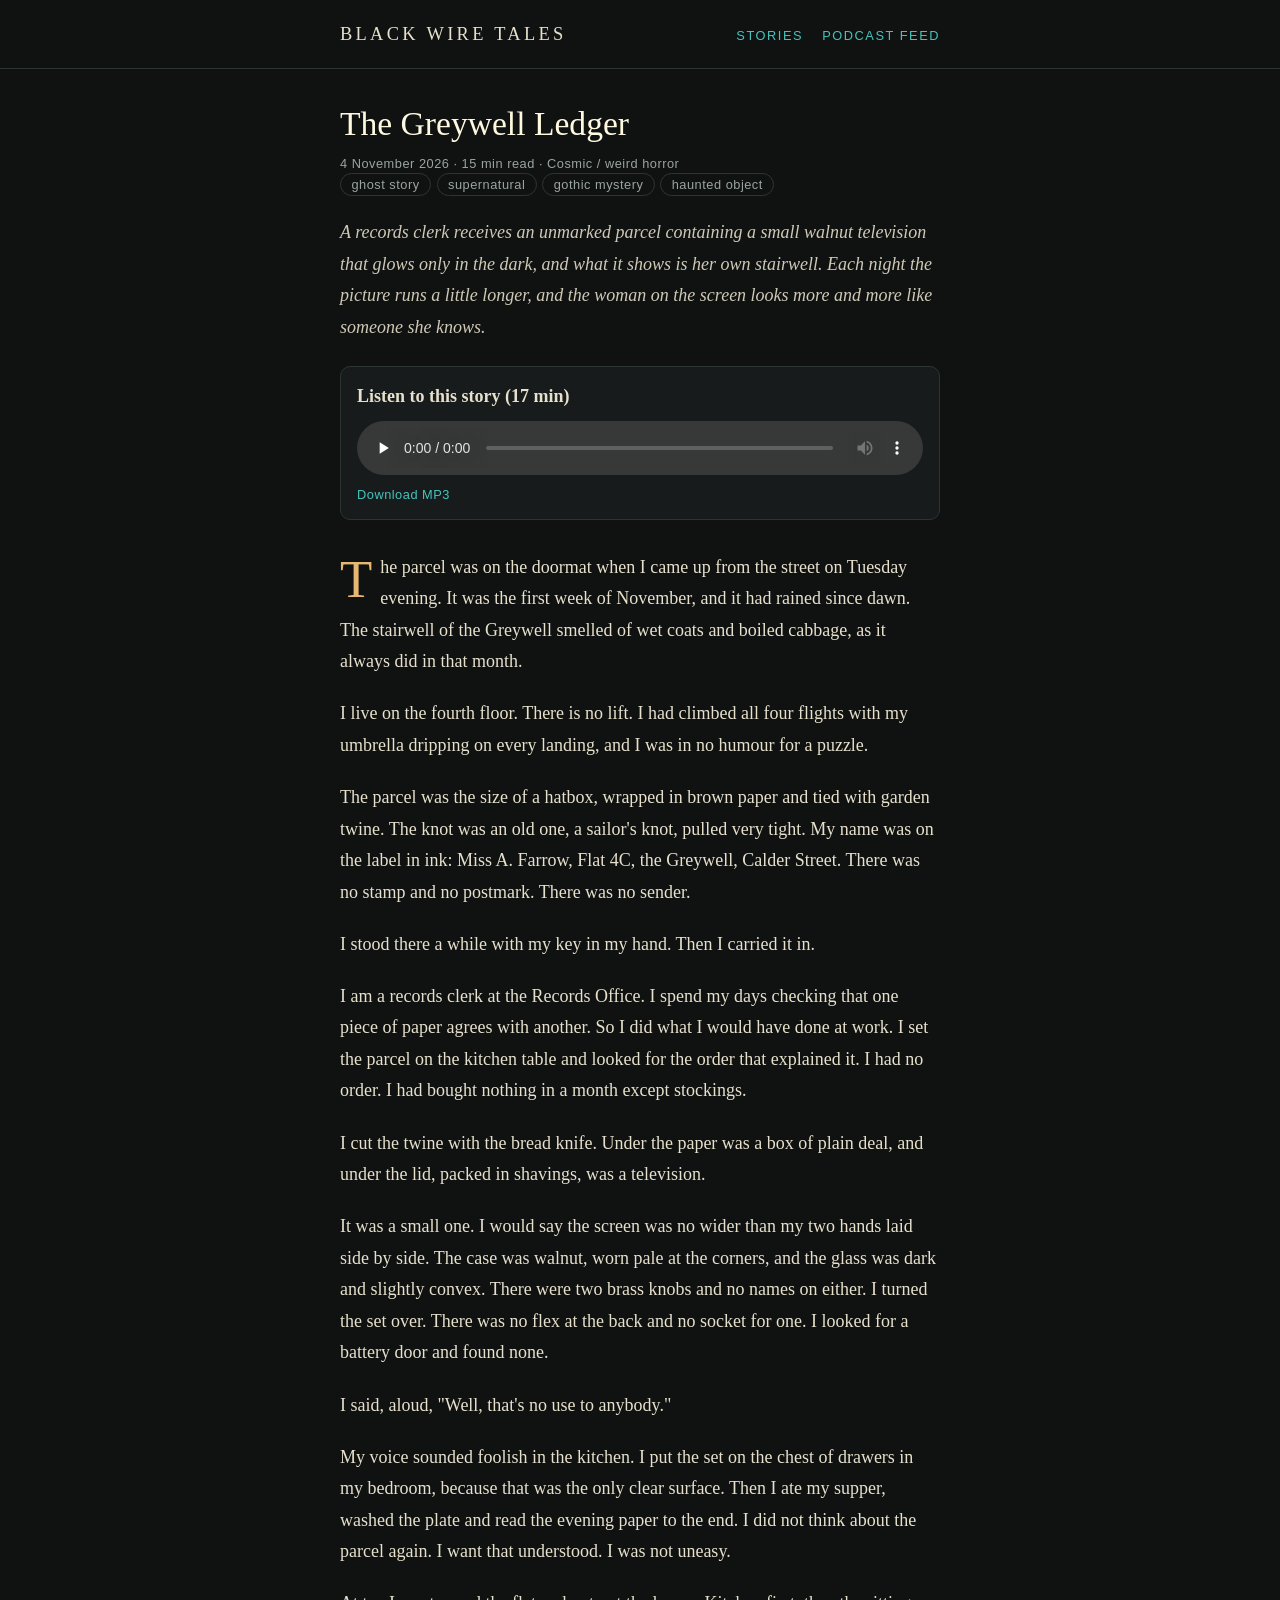
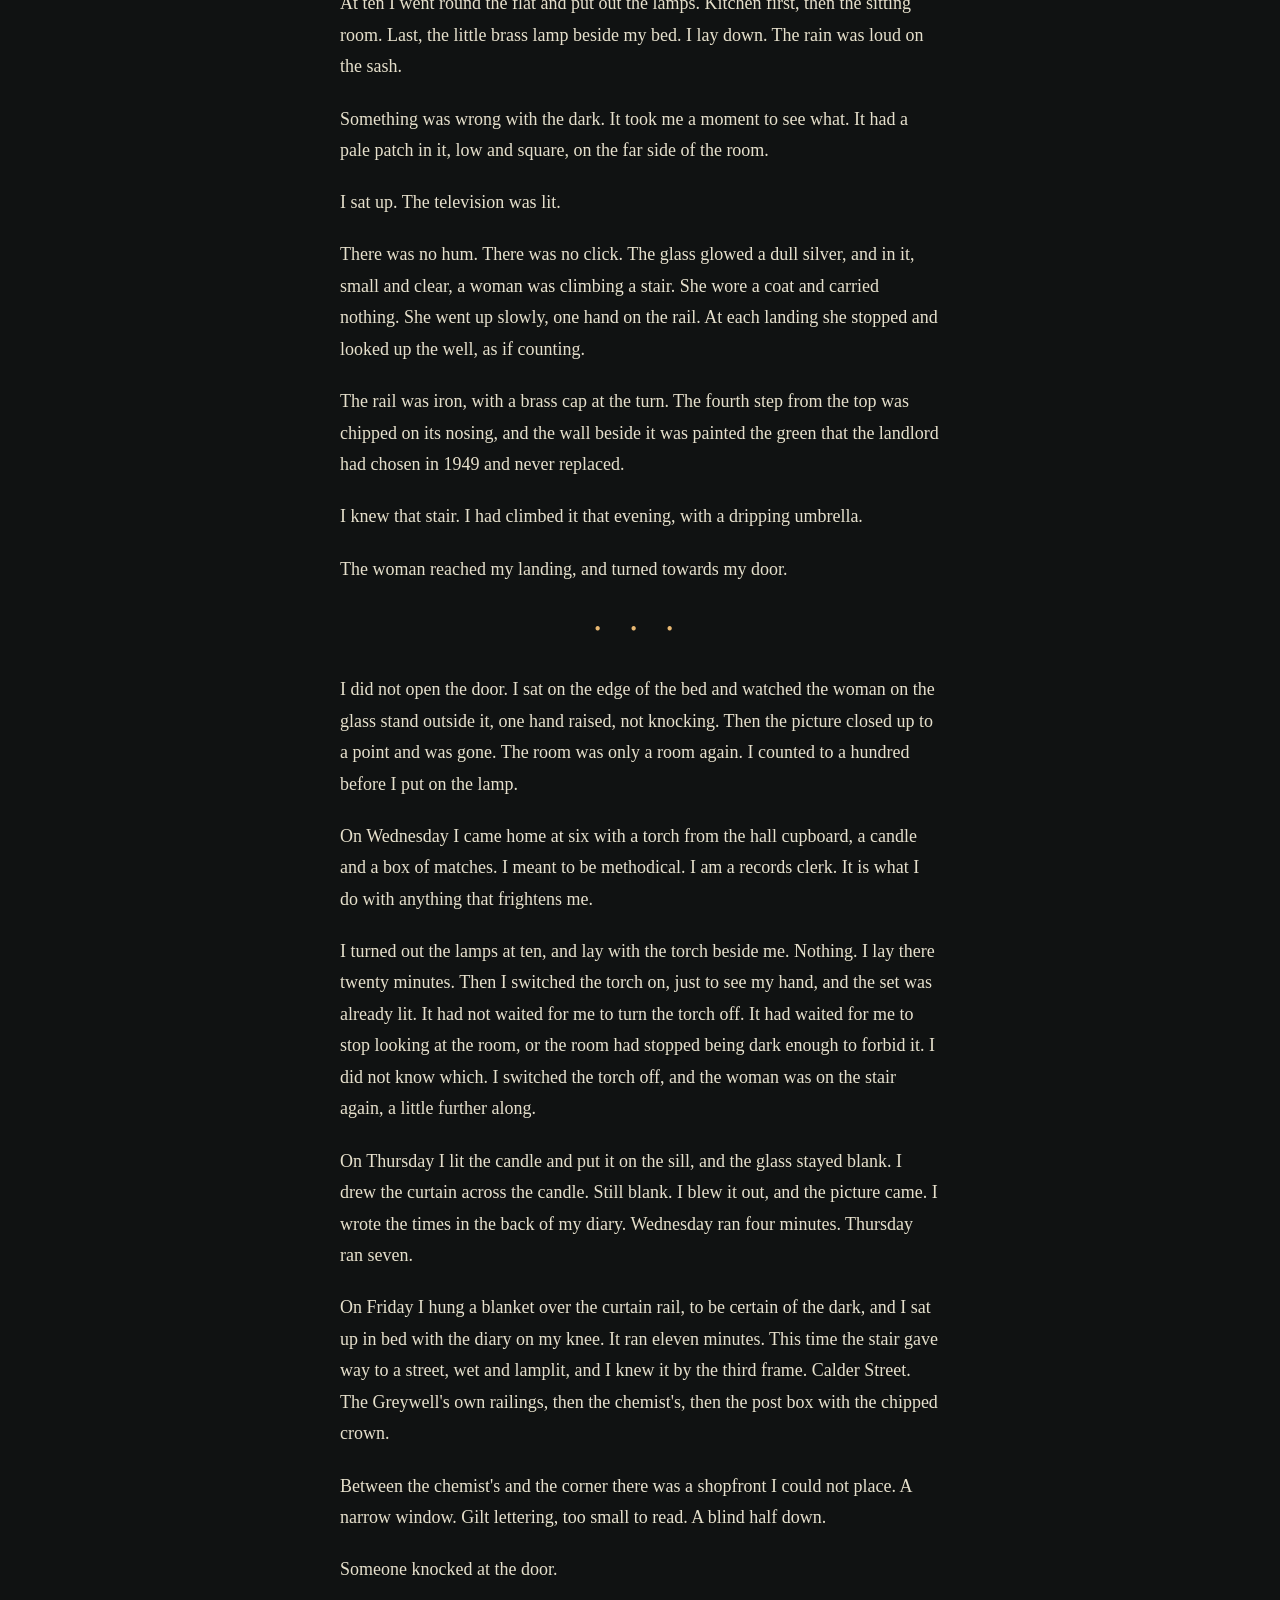
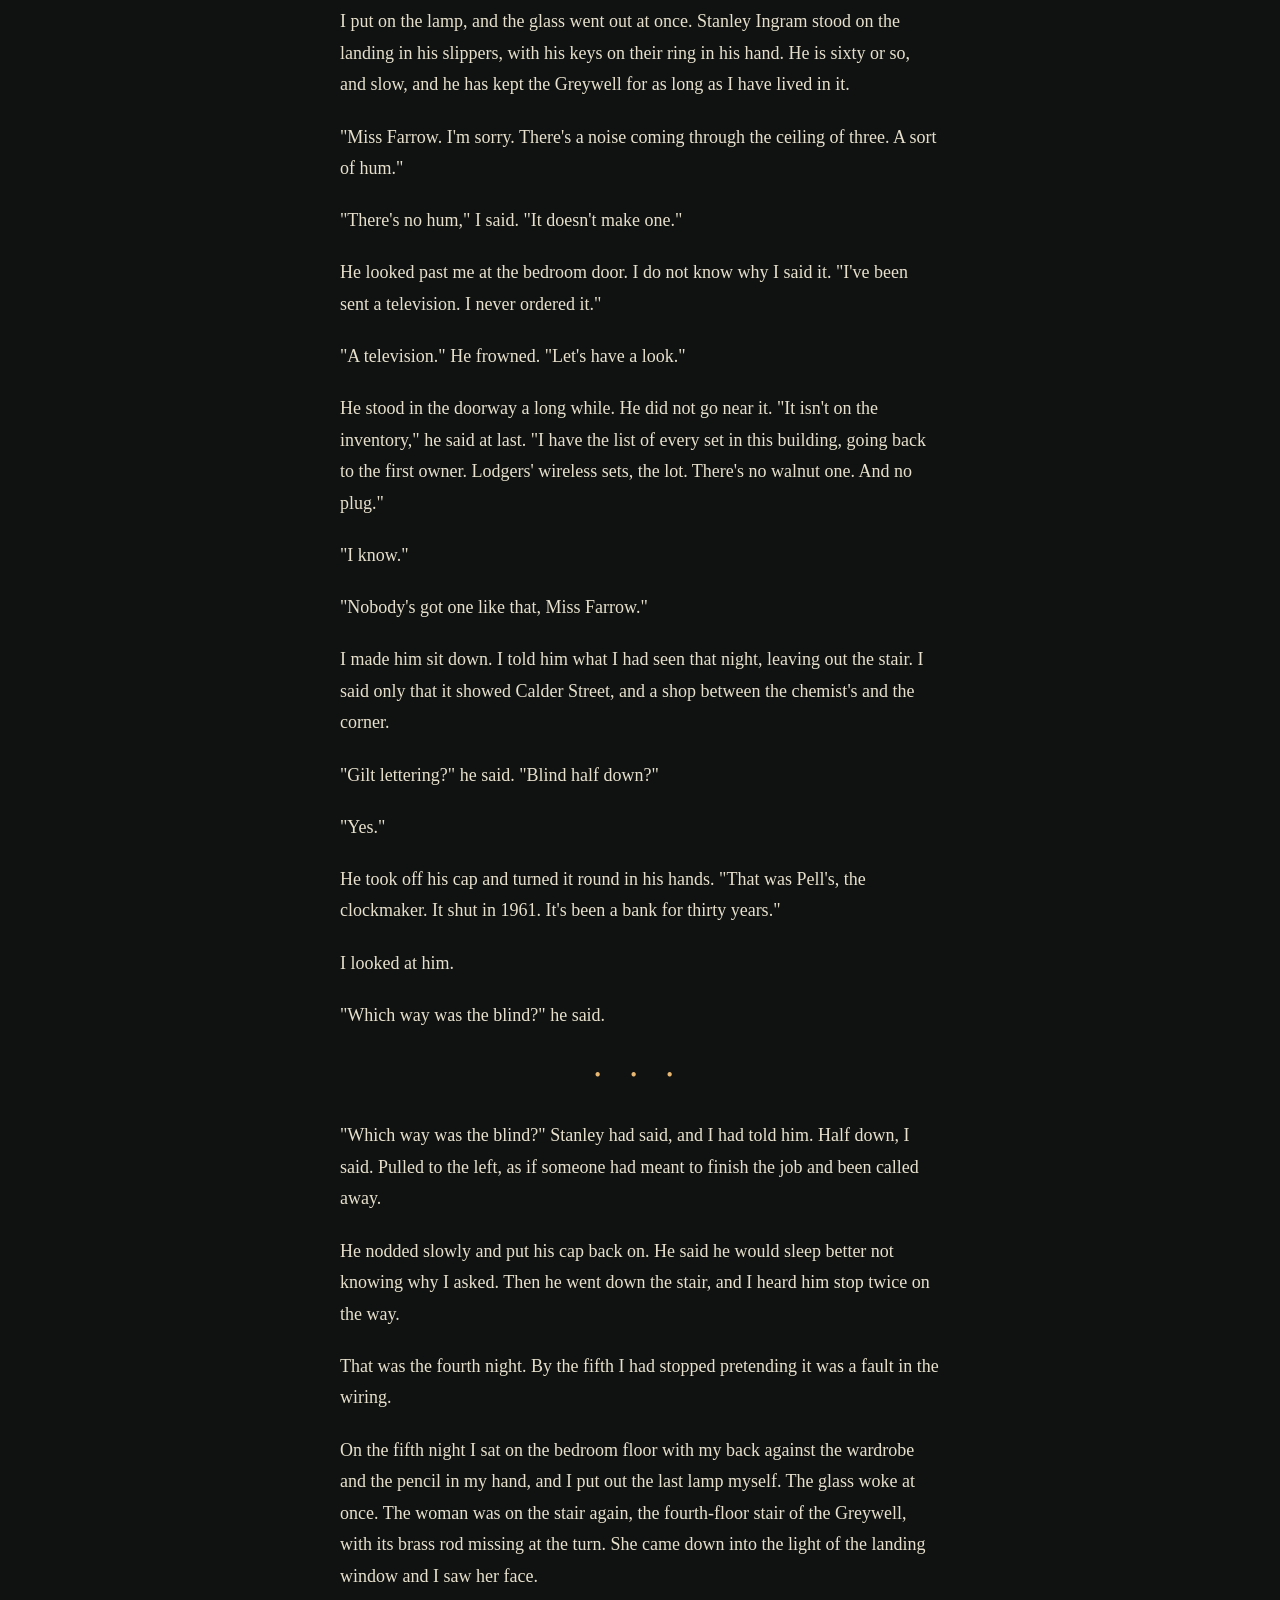
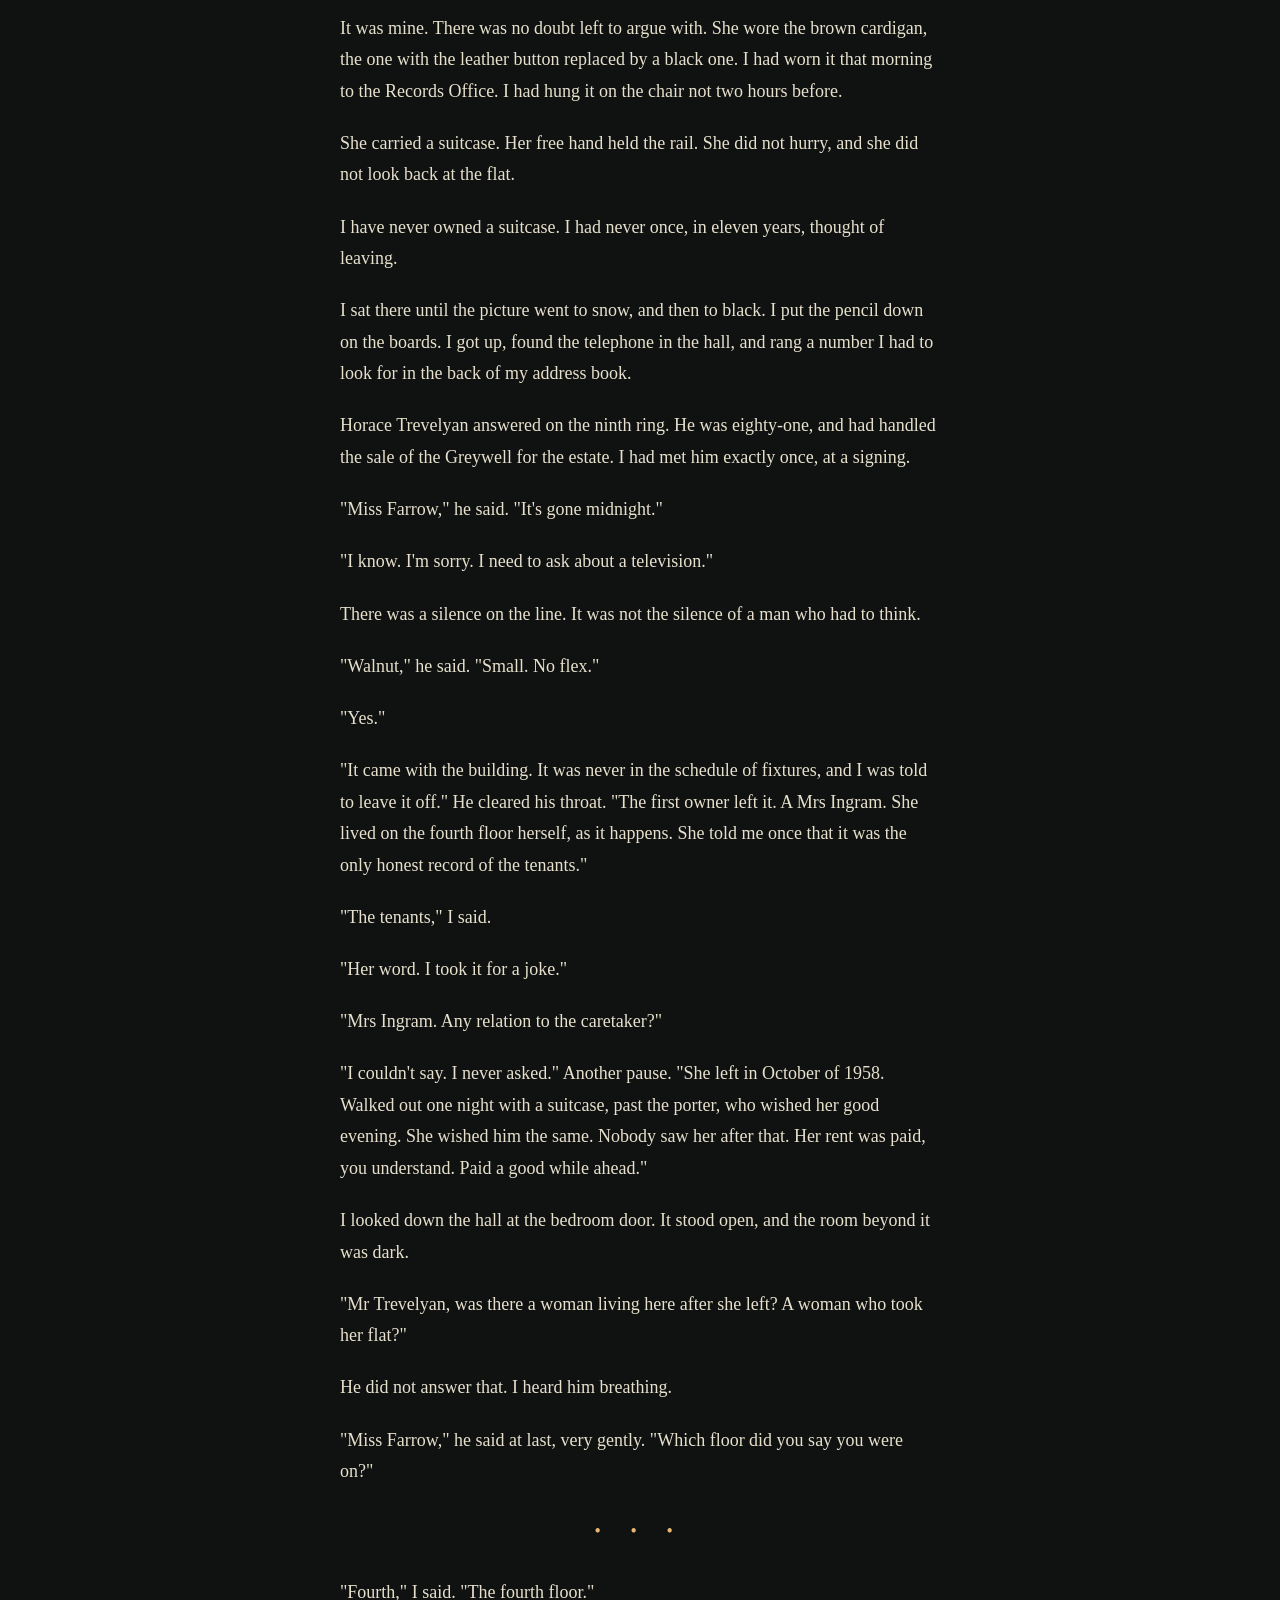
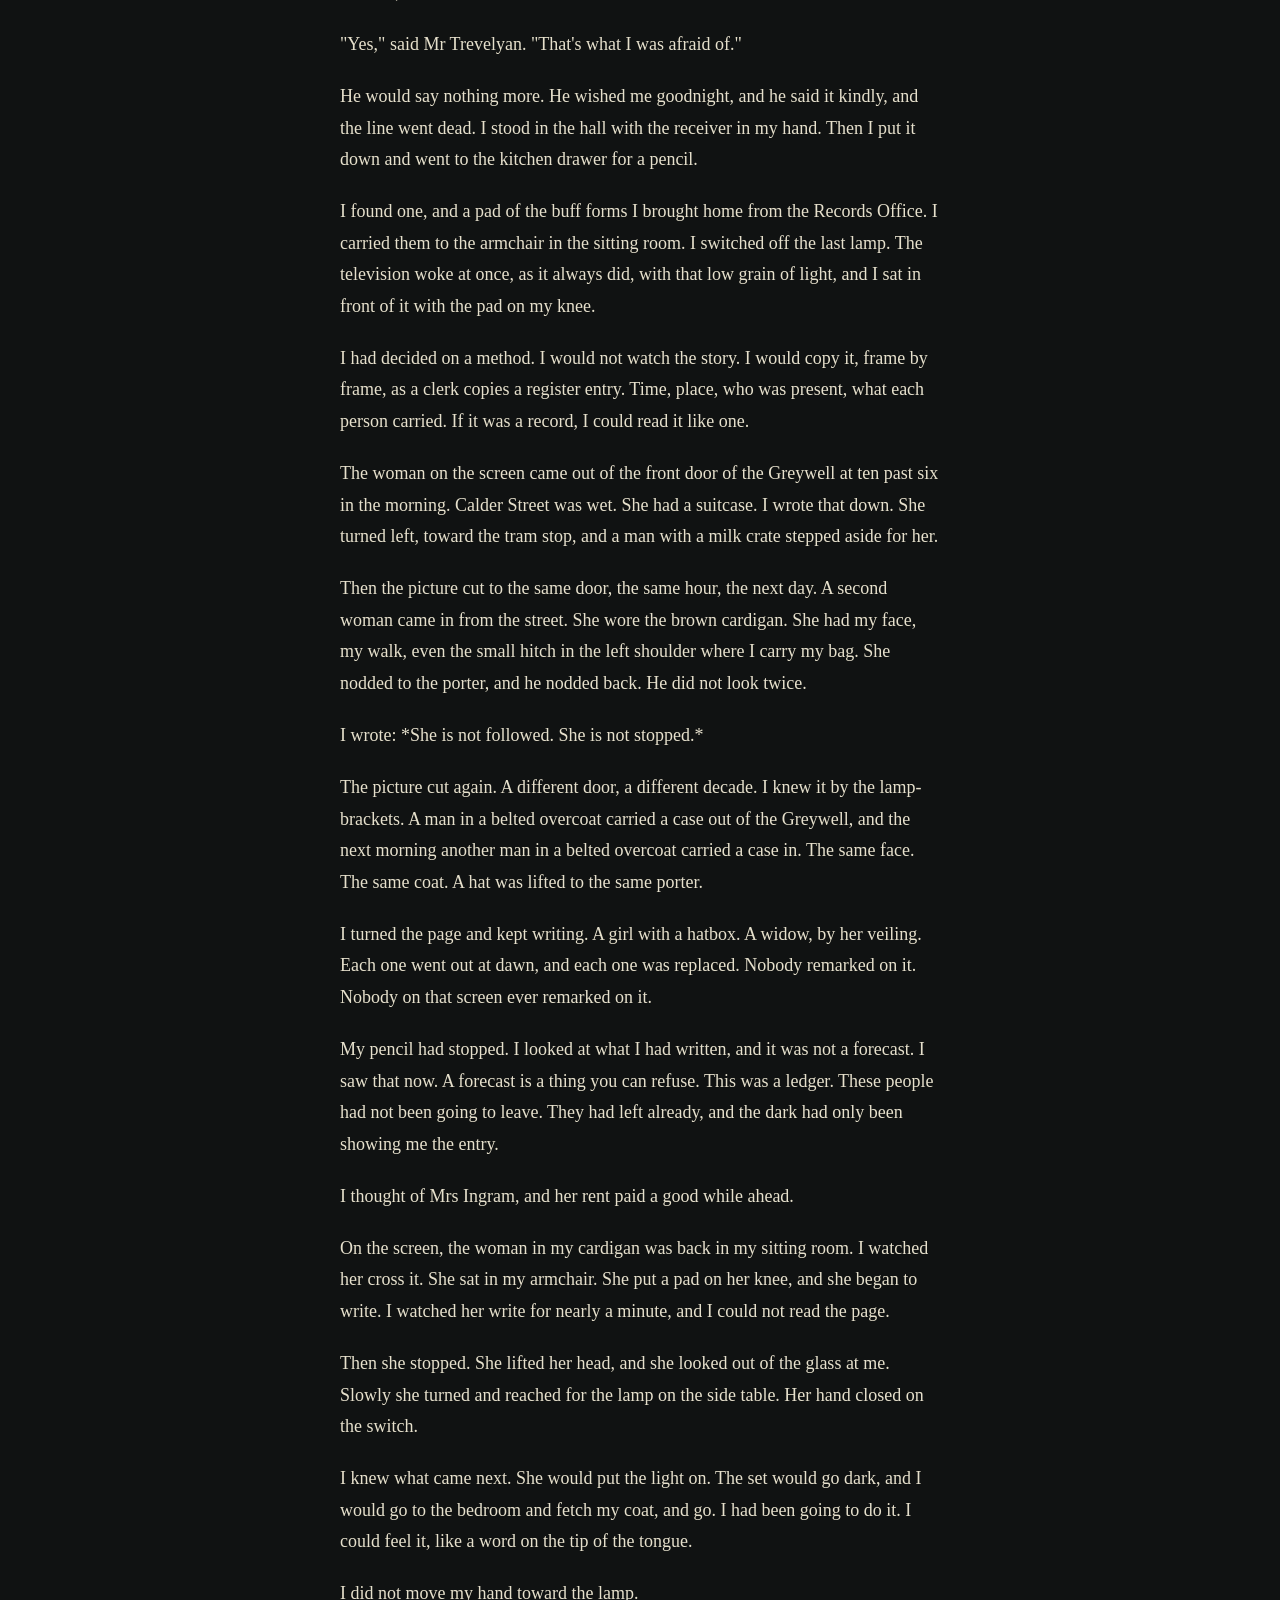
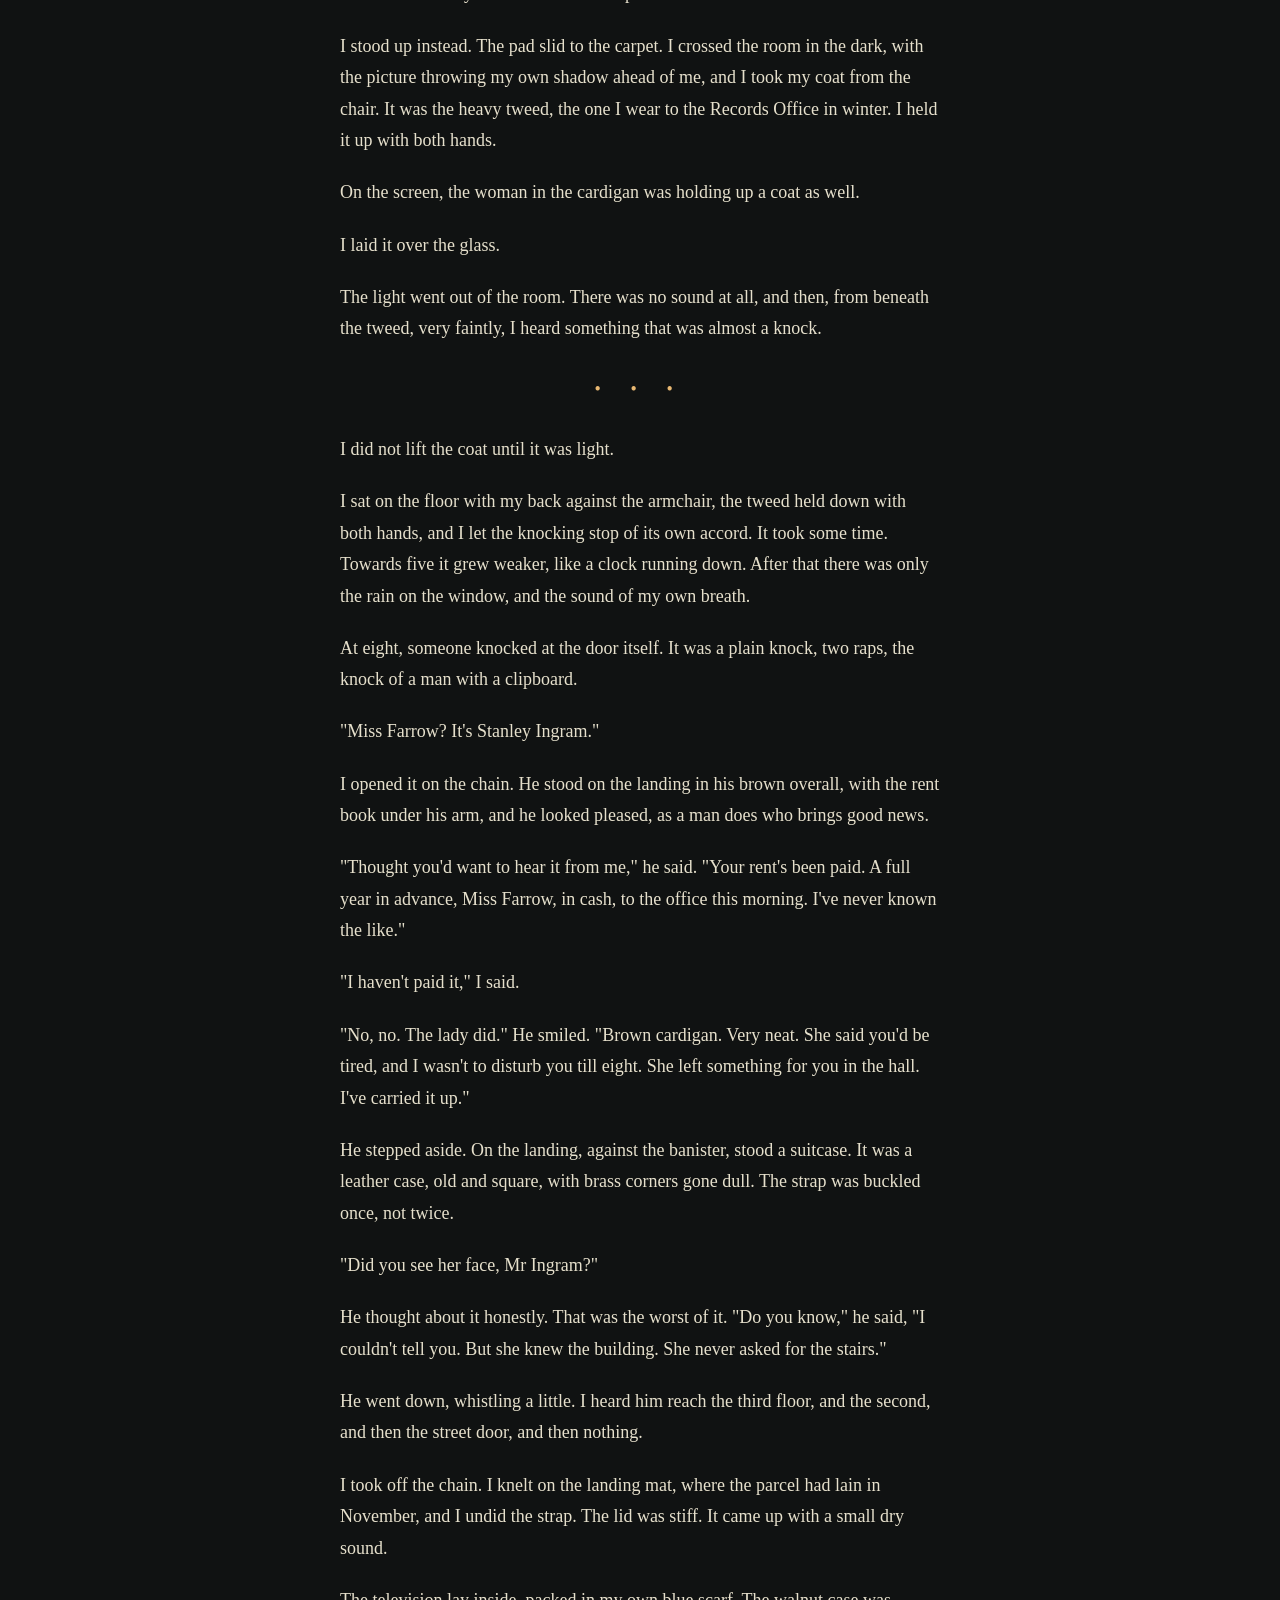
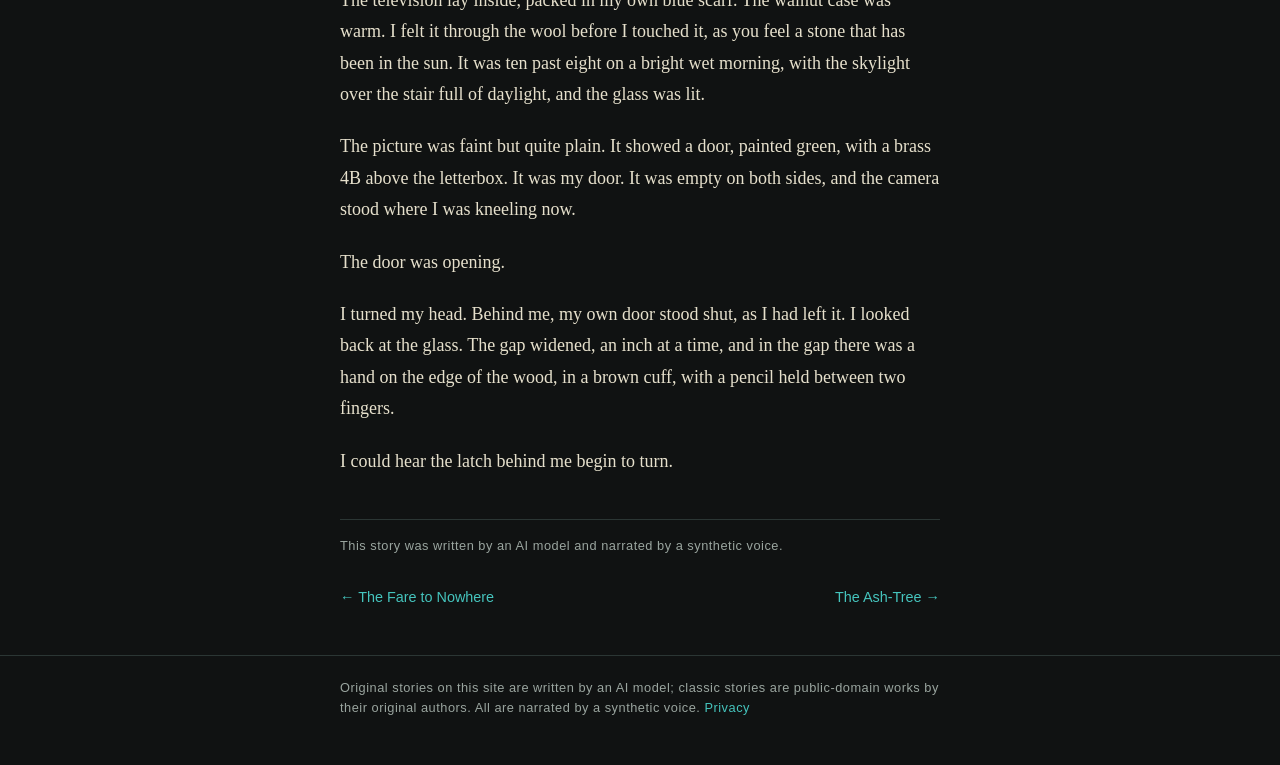
<file: stories/2026-10-29-the-green-coat-lease/index.html>
<!doctype html>
<html lang="en-gb">
<head>
<meta charset="utf-8">
<meta name="viewport" content="width=device-width,initial-scale=1">
<meta name="theme-color" content="#101212">
<title>The Greywell Ledger | Black Wire Tales</title>
<meta name="description" content="A records clerk receives an unmarked parcel containing a small walnut television that glows only in the dark, and what it shows is her own stairwell. Each night the picture runs a little longer, and the woman on the screen looks more and more like someone she knows.">
<meta property="og:title" content="The Greywell Ledger | Black Wire Tales">
<meta property="og:description" content="A records clerk receives an unmarked parcel containing a small walnut television that glows only in the dark, and what it shows is her own stairwell. Each night the picture runs a little longer, and the woman on the screen looks more and more like someone she knows.">
<meta property="og:type" content="article">
<meta property="og:url" content="https://echonoir.aportsolutions.co.uk/stories/2026-10-29-the-green-coat-lease/">
<meta property="og:image" content="https://echonoir.aportsolutions.co.uk/cover.jpg">
<link rel="canonical" href="https://echonoir.aportsolutions.co.uk/stories/2026-10-29-the-green-coat-lease/">
<link rel="alternate" type="application/rss+xml" title="Black Wire Tales stories" href="../../blog.xml">
<link rel="alternate" type="application/rss+xml" title="Black Wire Tales podcast" href="../../feed.xml">
<link rel="stylesheet" href="../../style.css">
</head>
<body>
<header class="site"><div class="wrap">
<a class="brand" href="../../index.html">Black Wire Tales</a>
<nav><a href="../../index.html">Stories</a><a href="../../feed.xml">Podcast feed</a></nav>
</div></header>
<main class="wrap">
<article>
<h1>The Greywell Ledger</h1>
<div class="meta">4 November 2026 &middot; 15 min read &middot; Cosmic / weird horror</div>
<div class="tags"><span>ghost story</span><span>supernatural</span><span>gothic mystery</span><span>haunted object</span></div>
<p class="lede">A records clerk receives an unmarked parcel containing a small walnut television that glows only in the dark, and what it shows is her own stairwell. Each night the picture runs a little longer, and the woman on the screen looks more and more like someone she knows.</p>
<div class="player"><strong>Listen to this story (17 min)</strong><audio controls preload="none" src="../../episodes/2026-10-29-the-green-coat-lease.mp3"></audio><div class="small"><a href="../../episodes/2026-10-29-the-green-coat-lease.mp3" download>Download MP3</a></div></div>
<div class="body">
<p>The parcel was on the doormat when I came up from the street on Tuesday evening. It was the first week of November, and it had rained since dawn. The stairwell of the Greywell smelled of wet coats and boiled cabbage, as it always did in that month.</p>
<p>I live on the fourth floor. There is no lift. I had climbed all four flights with my umbrella dripping on every landing, and I was in no humour for a puzzle.</p>
<p>The parcel was the size of a hatbox, wrapped in brown paper and tied with garden twine. The knot was an old one, a sailor&#x27;s knot, pulled very tight. My name was on the label in ink: Miss A. Farrow, Flat 4C, the Greywell, Calder Street. There was no stamp and no postmark. There was no sender.</p>
<p>I stood there a while with my key in my hand. Then I carried it in.</p>
<p>I am a records clerk at the Records Office. I spend my days checking that one piece of paper agrees with another. So I did what I would have done at work. I set the parcel on the kitchen table and looked for the order that explained it. I had no order. I had bought nothing in a month except stockings.</p>
<p>I cut the twine with the bread knife. Under the paper was a box of plain deal, and under the lid, packed in shavings, was a television.</p>
<p>It was a small one. I would say the screen was no wider than my two hands laid side by side. The case was walnut, worn pale at the corners, and the glass was dark and slightly convex. There were two brass knobs and no names on either. I turned the set over. There was no flex at the back and no socket for one. I looked for a battery door and found none.</p>
<p>I said, aloud, &quot;Well, that&#x27;s no use to anybody.&quot;</p>
<p>My voice sounded foolish in the kitchen. I put the set on the chest of drawers in my bedroom, because that was the only clear surface. Then I ate my supper, washed the plate and read the evening paper to the end. I did not think about the parcel again. I want that understood. I was not uneasy.</p>
<p>At ten I went round the flat and put out the lamps. Kitchen first, then the sitting room. Last, the little brass lamp beside my bed. I lay down. The rain was loud on the sash.</p>
<p>Something was wrong with the dark. It took me a moment to see what. It had a pale patch in it, low and square, on the far side of the room.</p>
<p>I sat up. The television was lit.</p>
<p>There was no hum. There was no click. The glass glowed a dull silver, and in it, small and clear, a woman was climbing a stair. She wore a coat and carried nothing. She went up slowly, one hand on the rail. At each landing she stopped and looked up the well, as if counting.</p>
<p>The rail was iron, with a brass cap at the turn. The fourth step from the top was chipped on its nosing, and the wall beside it was painted the green that the landlord had chosen in 1949 and never replaced.</p>
<p>I knew that stair. I had climbed it that evening, with a dripping umbrella.</p>
<p>The woman reached my landing, and turned towards my door.</p>
<p class="break" aria-hidden="true">&bull; &bull; &bull;</p>
<p>I did not open the door. I sat on the edge of the bed and watched the woman on the glass stand outside it, one hand raised, not knocking. Then the picture closed up to a point and was gone. The room was only a room again. I counted to a hundred before I put on the lamp.</p>
<p>On Wednesday I came home at six with a torch from the hall cupboard, a candle and a box of matches. I meant to be methodical. I am a records clerk. It is what I do with anything that frightens me.</p>
<p>I turned out the lamps at ten, and lay with the torch beside me. Nothing. I lay there twenty minutes. Then I switched the torch on, just to see my hand, and the set was already lit. It had not waited for me to turn the torch off. It had waited for me to stop looking at the room, or the room had stopped being dark enough to forbid it. I did not know which. I switched the torch off, and the woman was on the stair again, a little further along.</p>
<p>On Thursday I lit the candle and put it on the sill, and the glass stayed blank. I drew the curtain across the candle. Still blank. I blew it out, and the picture came. I wrote the times in the back of my diary. Wednesday ran four minutes. Thursday ran seven.</p>
<p>On Friday I hung a blanket over the curtain rail, to be certain of the dark, and I sat up in bed with the diary on my knee. It ran eleven minutes. This time the stair gave way to a street, wet and lamplit, and I knew it by the third frame. Calder Street. The Greywell&#x27;s own railings, then the chemist&#x27;s, then the post box with the chipped crown.</p>
<p>Between the chemist&#x27;s and the corner there was a shopfront I could not place. A narrow window. Gilt lettering, too small to read. A blind half down.</p>
<p>Someone knocked at the door.</p>
<p>I put on the lamp, and the glass went out at once. Stanley Ingram stood on the landing in his slippers, with his keys on their ring in his hand. He is sixty or so, and slow, and he has kept the Greywell for as long as I have lived in it.</p>
<p>&quot;Miss Farrow. I&#x27;m sorry. There&#x27;s a noise coming through the ceiling of three. A sort of hum.&quot;</p>
<p>&quot;There&#x27;s no hum,&quot; I said. &quot;It doesn&#x27;t make one.&quot;</p>
<p>He looked past me at the bedroom door. I do not know why I said it. &quot;I&#x27;ve been sent a television. I never ordered it.&quot;</p>
<p>&quot;A television.&quot; He frowned. &quot;Let&#x27;s have a look.&quot;</p>
<p>He stood in the doorway a long while. He did not go near it. &quot;It isn&#x27;t on the inventory,&quot; he said at last. &quot;I have the list of every set in this building, going back to the first owner. Lodgers&#x27; wireless sets, the lot. There&#x27;s no walnut one. And no plug.&quot;</p>
<p>&quot;I know.&quot;</p>
<p>&quot;Nobody&#x27;s got one like that, Miss Farrow.&quot;</p>
<p>I made him sit down. I told him what I had seen that night, leaving out the stair. I said only that it showed Calder Street, and a shop between the chemist&#x27;s and the corner.</p>
<p>&quot;Gilt lettering?&quot; he said. &quot;Blind half down?&quot;</p>
<p>&quot;Yes.&quot;</p>
<p>He took off his cap and turned it round in his hands. &quot;That was Pell&#x27;s, the clockmaker. It shut in 1961. It&#x27;s been a bank for thirty years.&quot;</p>
<p>I looked at him.</p>
<p>&quot;Which way was the blind?&quot; he said.</p>
<p class="break" aria-hidden="true">&bull; &bull; &bull;</p>
<p>&quot;Which way was the blind?&quot; Stanley had said, and I had told him. Half down, I said. Pulled to the left, as if someone had meant to finish the job and been called away.</p>
<p>He nodded slowly and put his cap back on. He said he would sleep better not knowing why I asked. Then he went down the stair, and I heard him stop twice on the way.</p>
<p>That was the fourth night. By the fifth I had stopped pretending it was a fault in the wiring.</p>
<p>On the fifth night I sat on the bedroom floor with my back against the wardrobe and the pencil in my hand, and I put out the last lamp myself. The glass woke at once. The woman was on the stair again, the fourth-floor stair of the Greywell, with its brass rod missing at the turn. She came down into the light of the landing window and I saw her face.</p>
<p>It was mine. There was no doubt left to argue with. She wore the brown cardigan, the one with the leather button replaced by a black one. I had worn it that morning to the Records Office. I had hung it on the chair not two hours before.</p>
<p>She carried a suitcase. Her free hand held the rail. She did not hurry, and she did not look back at the flat.</p>
<p>I have never owned a suitcase. I had never once, in eleven years, thought of leaving.</p>
<p>I sat there until the picture went to snow, and then to black. I put the pencil down on the boards. I got up, found the telephone in the hall, and rang a number I had to look for in the back of my address book.</p>
<p>Horace Trevelyan answered on the ninth ring. He was eighty-one, and had handled the sale of the Greywell for the estate. I had met him exactly once, at a signing.</p>
<p>&quot;Miss Farrow,&quot; he said. &quot;It&#x27;s gone midnight.&quot;</p>
<p>&quot;I know. I&#x27;m sorry. I need to ask about a television.&quot;</p>
<p>There was a silence on the line. It was not the silence of a man who had to think.</p>
<p>&quot;Walnut,&quot; he said. &quot;Small. No flex.&quot;</p>
<p>&quot;Yes.&quot;</p>
<p>&quot;It came with the building. It was never in the schedule of fixtures, and I was told to leave it off.&quot; He cleared his throat. &quot;The first owner left it. A Mrs Ingram. She lived on the fourth floor herself, as it happens. She told me once that it was the only honest record of the tenants.&quot;</p>
<p>&quot;The tenants,&quot; I said.</p>
<p>&quot;Her word. I took it for a joke.&quot;</p>
<p>&quot;Mrs Ingram. Any relation to the caretaker?&quot;</p>
<p>&quot;I couldn&#x27;t say. I never asked.&quot; Another pause. &quot;She left in October of 1958. Walked out one night with a suitcase, past the porter, who wished her good evening. She wished him the same. Nobody saw her after that. Her rent was paid, you understand. Paid a good while ahead.&quot;</p>
<p>I looked down the hall at the bedroom door. It stood open, and the room beyond it was dark.</p>
<p>&quot;Mr Trevelyan, was there a woman living here after she left? A woman who took her flat?&quot;</p>
<p>He did not answer that. I heard him breathing.</p>
<p>&quot;Miss Farrow,&quot; he said at last, very gently. &quot;Which floor did you say you were on?&quot;</p>
<p class="break" aria-hidden="true">&bull; &bull; &bull;</p>
<p>&quot;Fourth,&quot; I said. &quot;The fourth floor.&quot;</p>
<p>&quot;Yes,&quot; said Mr Trevelyan. &quot;That&#x27;s what I was afraid of.&quot;</p>
<p>He would say nothing more. He wished me goodnight, and he said it kindly, and the line went dead. I stood in the hall with the receiver in my hand. Then I put it down and went to the kitchen drawer for a pencil.</p>
<p>I found one, and a pad of the buff forms I brought home from the Records Office. I carried them to the armchair in the sitting room. I switched off the last lamp. The television woke at once, as it always did, with that low grain of light, and I sat in front of it with the pad on my knee.</p>
<p>I had decided on a method. I would not watch the story. I would copy it, frame by frame, as a clerk copies a register entry. Time, place, who was present, what each person carried. If it was a record, I could read it like one.</p>
<p>The woman on the screen came out of the front door of the Greywell at ten past six in the morning. Calder Street was wet. She had a suitcase. I wrote that down. She turned left, toward the tram stop, and a man with a milk crate stepped aside for her.</p>
<p>Then the picture cut to the same door, the same hour, the next day. A second woman came in from the street. She wore the brown cardigan. She had my face, my walk, even the small hitch in the left shoulder where I carry my bag. She nodded to the porter, and he nodded back. He did not look twice.</p>
<p>I wrote: *She is not followed. She is not stopped.*</p>
<p>The picture cut again. A different door, a different decade. I knew it by the lamp-brackets. A man in a belted overcoat carried a case out of the Greywell, and the next morning another man in a belted overcoat carried a case in. The same face. The same coat. A hat was lifted to the same porter.</p>
<p>I turned the page and kept writing. A girl with a hatbox. A widow, by her veiling. Each one went out at dawn, and each one was replaced. Nobody remarked on it. Nobody on that screen ever remarked on it.</p>
<p>My pencil had stopped. I looked at what I had written, and it was not a forecast. I saw that now. A forecast is a thing you can refuse. This was a ledger. These people had not been going to leave. They had left already, and the dark had only been showing me the entry.</p>
<p>I thought of Mrs Ingram, and her rent paid a good while ahead.</p>
<p>On the screen, the woman in my cardigan was back in my sitting room. I watched her cross it. She sat in my armchair. She put a pad on her knee, and she began to write. I watched her write for nearly a minute, and I could not read the page.</p>
<p>Then she stopped. She lifted her head, and she looked out of the glass at me. Slowly she turned and reached for the lamp on the side table. Her hand closed on the switch.</p>
<p>I knew what came next. She would put the light on. The set would go dark, and I would go to the bedroom and fetch my coat, and go. I had been going to do it. I could feel it, like a word on the tip of the tongue.</p>
<p>I did not move my hand toward the lamp.</p>
<p>I stood up instead. The pad slid to the carpet. I crossed the room in the dark, with the picture throwing my own shadow ahead of me, and I took my coat from the chair. It was the heavy tweed, the one I wear to the Records Office in winter. I held it up with both hands.</p>
<p>On the screen, the woman in the cardigan was holding up a coat as well.</p>
<p>I laid it over the glass.</p>
<p>The light went out of the room. There was no sound at all, and then, from beneath the tweed, very faintly, I heard something that was almost a knock.</p>
<p class="break" aria-hidden="true">&bull; &bull; &bull;</p>
<p>I did not lift the coat until it was light.</p>
<p>I sat on the floor with my back against the armchair, the tweed held down with both hands, and I let the knocking stop of its own accord. It took some time. Towards five it grew weaker, like a clock running down. After that there was only the rain on the window, and the sound of my own breath.</p>
<p>At eight, someone knocked at the door itself. It was a plain knock, two raps, the knock of a man with a clipboard.</p>
<p>&quot;Miss Farrow? It&#x27;s Stanley Ingram.&quot;</p>
<p>I opened it on the chain. He stood on the landing in his brown overall, with the rent book under his arm, and he looked pleased, as a man does who brings good news.</p>
<p>&quot;Thought you&#x27;d want to hear it from me,&quot; he said. &quot;Your rent&#x27;s been paid. A full year in advance, Miss Farrow, in cash, to the office this morning. I&#x27;ve never known the like.&quot;</p>
<p>&quot;I haven&#x27;t paid it,&quot; I said.</p>
<p>&quot;No, no. The lady did.&quot; He smiled. &quot;Brown cardigan. Very neat. She said you&#x27;d be tired, and I wasn&#x27;t to disturb you till eight. She left something for you in the hall. I&#x27;ve carried it up.&quot;</p>
<p>He stepped aside. On the landing, against the banister, stood a suitcase. It was a leather case, old and square, with brass corners gone dull. The strap was buckled once, not twice.</p>
<p>&quot;Did you see her face, Mr Ingram?&quot;</p>
<p>He thought about it honestly. That was the worst of it. &quot;Do you know,&quot; he said, &quot;I couldn&#x27;t tell you. But she knew the building. She never asked for the stairs.&quot;</p>
<p>He went down, whistling a little. I heard him reach the third floor, and the second, and then the street door, and then nothing.</p>
<p>I took off the chain. I knelt on the landing mat, where the parcel had lain in November, and I undid the strap. The lid was stiff. It came up with a small dry sound.</p>
<p>The television lay inside, packed in my own blue scarf. The walnut case was warm. I felt it through the wool before I touched it, as you feel a stone that has been in the sun. It was ten past eight on a bright wet morning, with the skylight over the stair full of daylight, and the glass was lit.</p>
<p>The picture was faint but quite plain. It showed a door, painted green, with a brass 4B above the letterbox. It was my door. It was empty on both sides, and the camera stood where I was kneeling now.</p>
<p>The door was opening.</p>
<p>I turned my head. Behind me, my own door stood shut, as I had left it. I looked back at the glass. The gap widened, an inch at a time, and in the gap there was a hand on the edge of the wood, in a brown cuff, with a pencil held between two fingers.</p>
<p>I could hear the latch behind me begin to turn.</p>
</div>
<p class="small disclosure">This story was written by an AI model and narrated by a synthetic voice.</p>
</article>
<nav class="pager"><a href="../2026-10-21-the-fare-to-nowhere/index.html">&larr; The Fare to Nowhere</a><a href="../2026-11-05-the-ash-tree/index.html">The Ash-Tree &rarr;</a></nav>
</main>
<footer class="site"><div class="wrap small">Original stories on this site are written by an AI model; classic stories are public-domain works by their original authors. All are narrated by a synthetic voice. <a href="../../privacy.html">Privacy</a></div></footer>
</body>
</html>
</file>
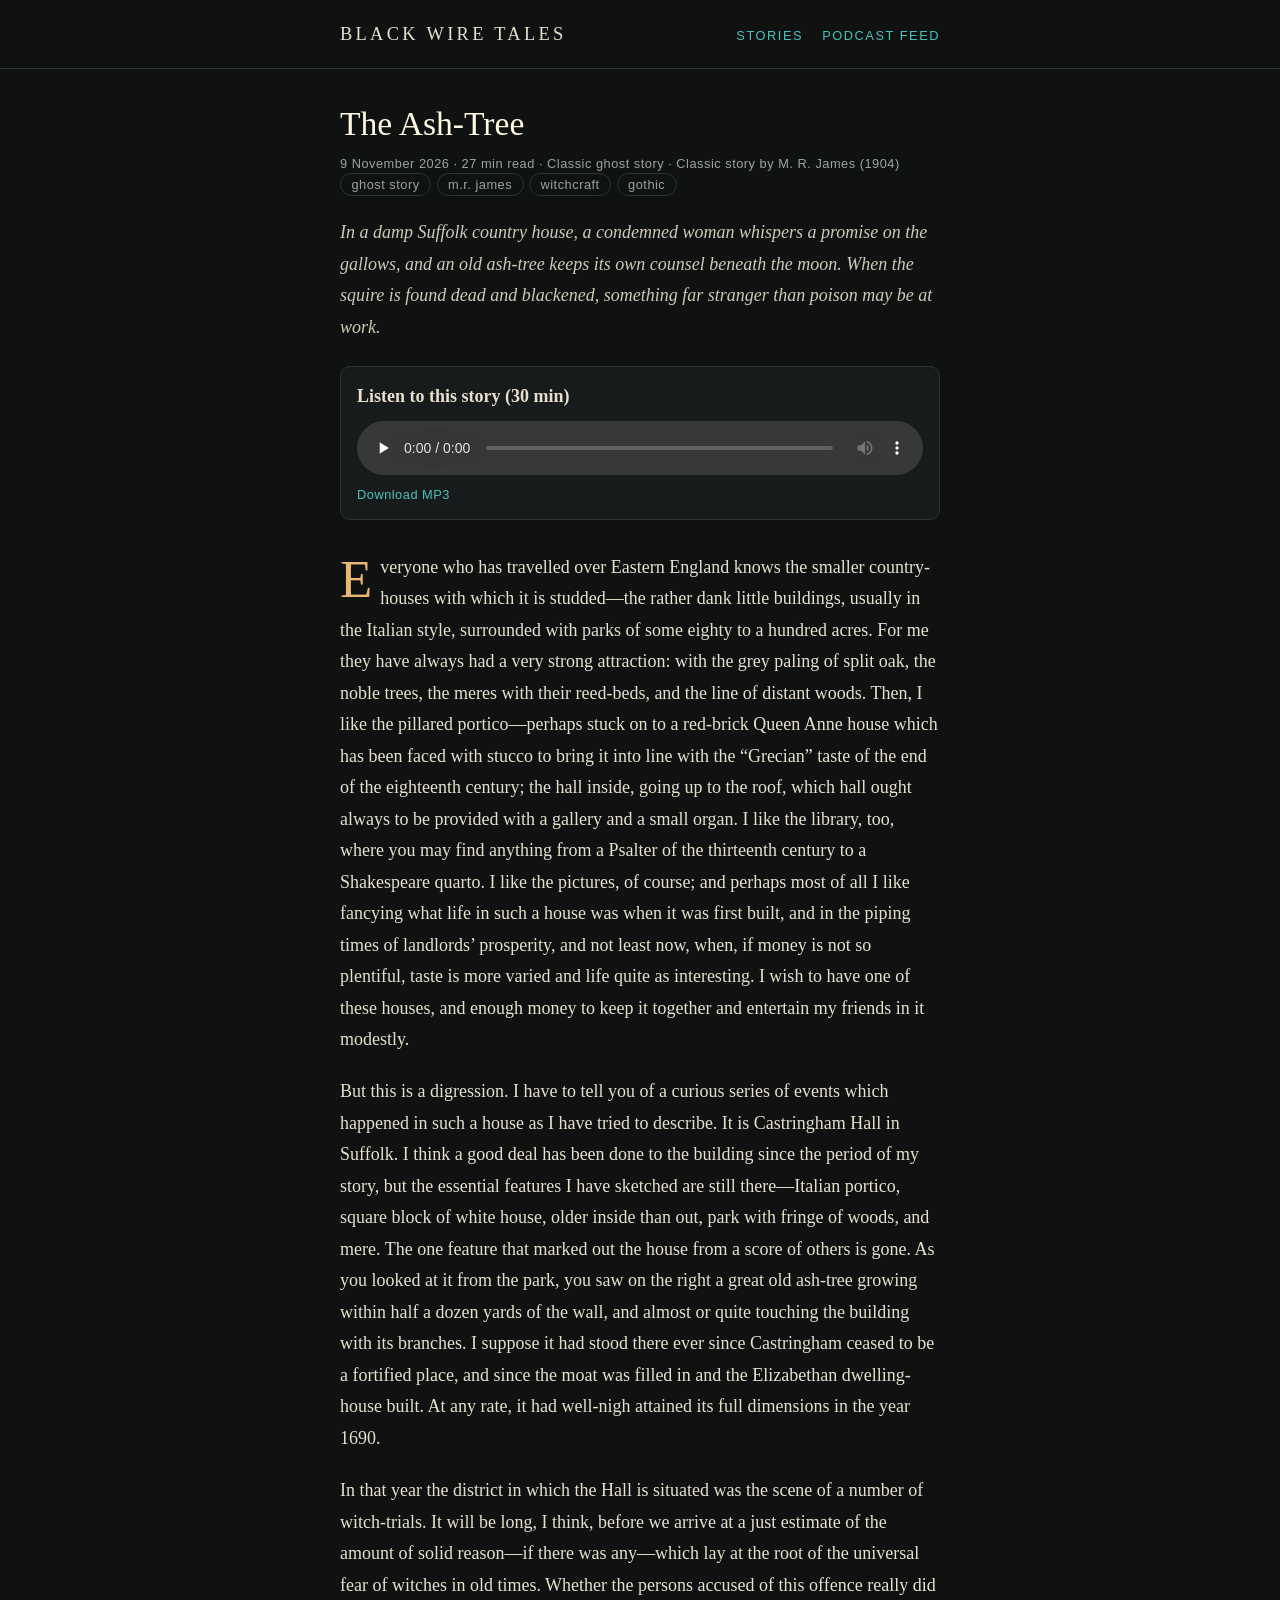
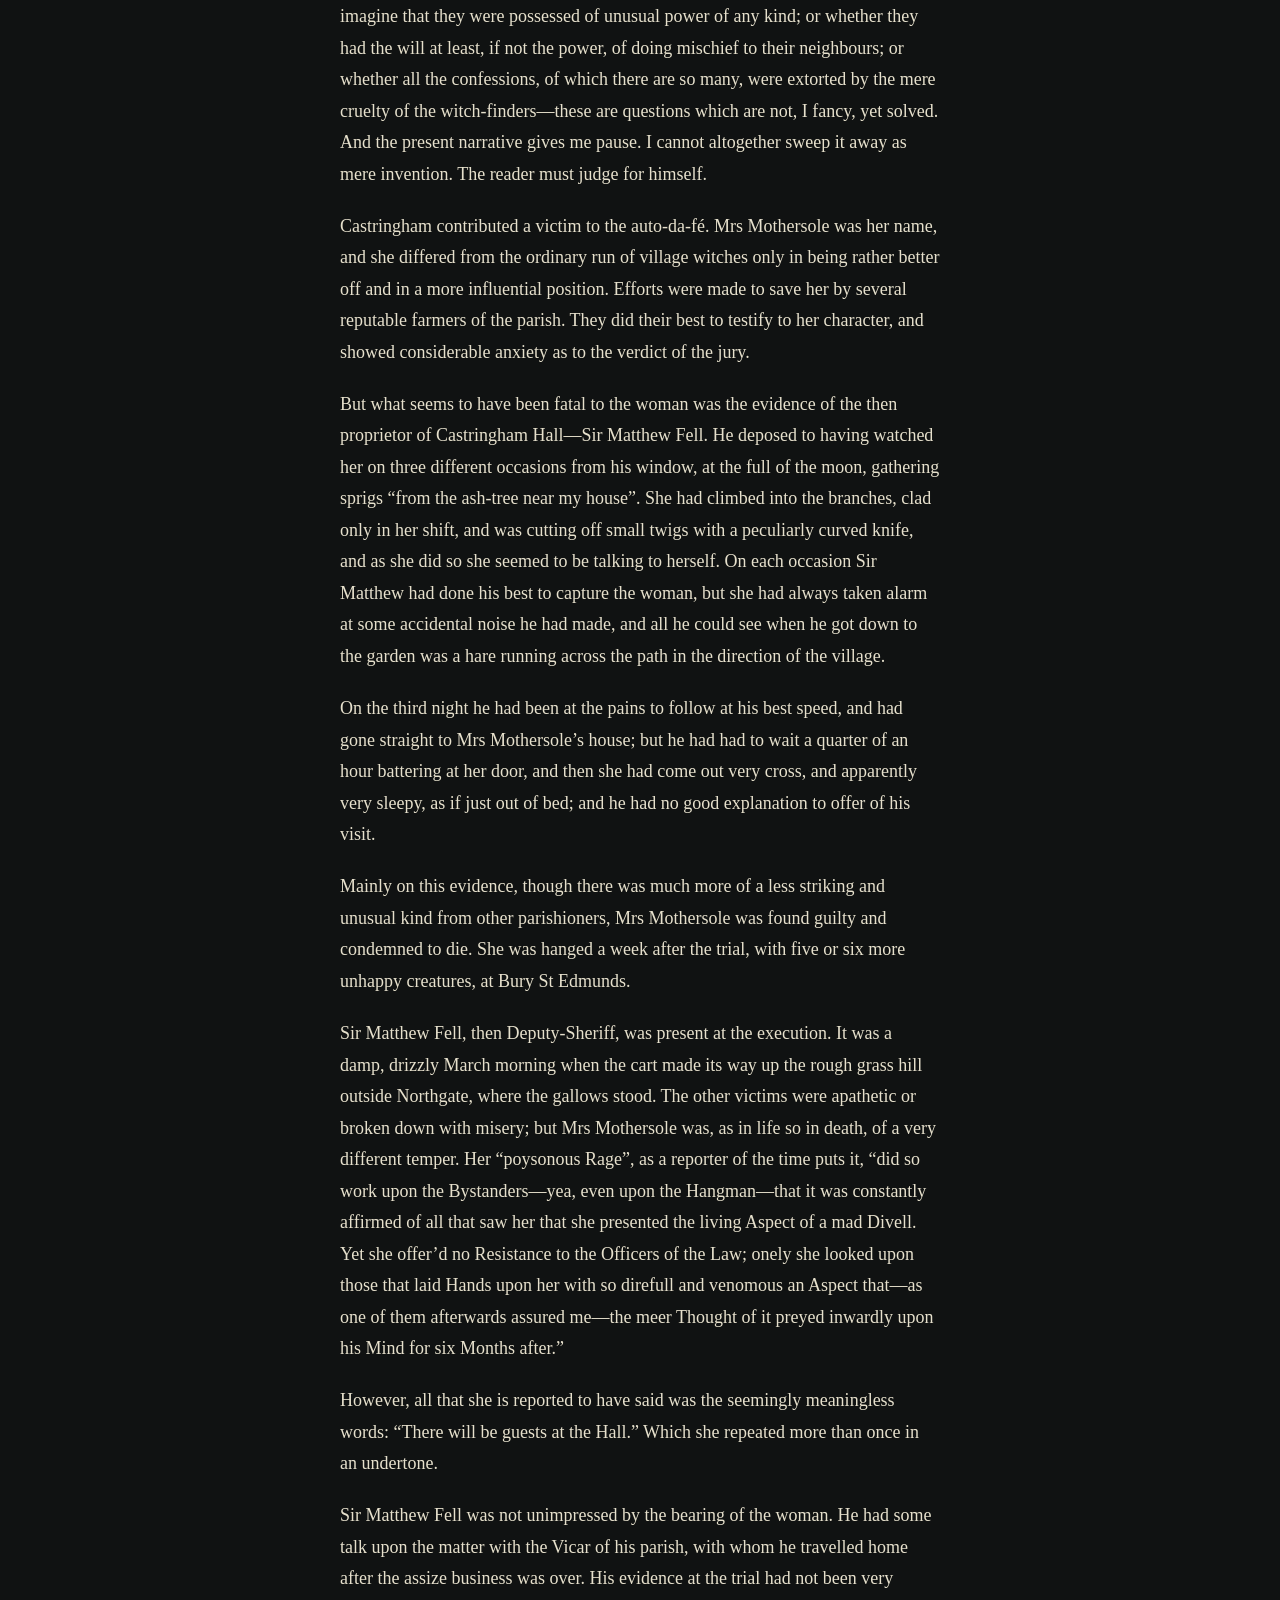
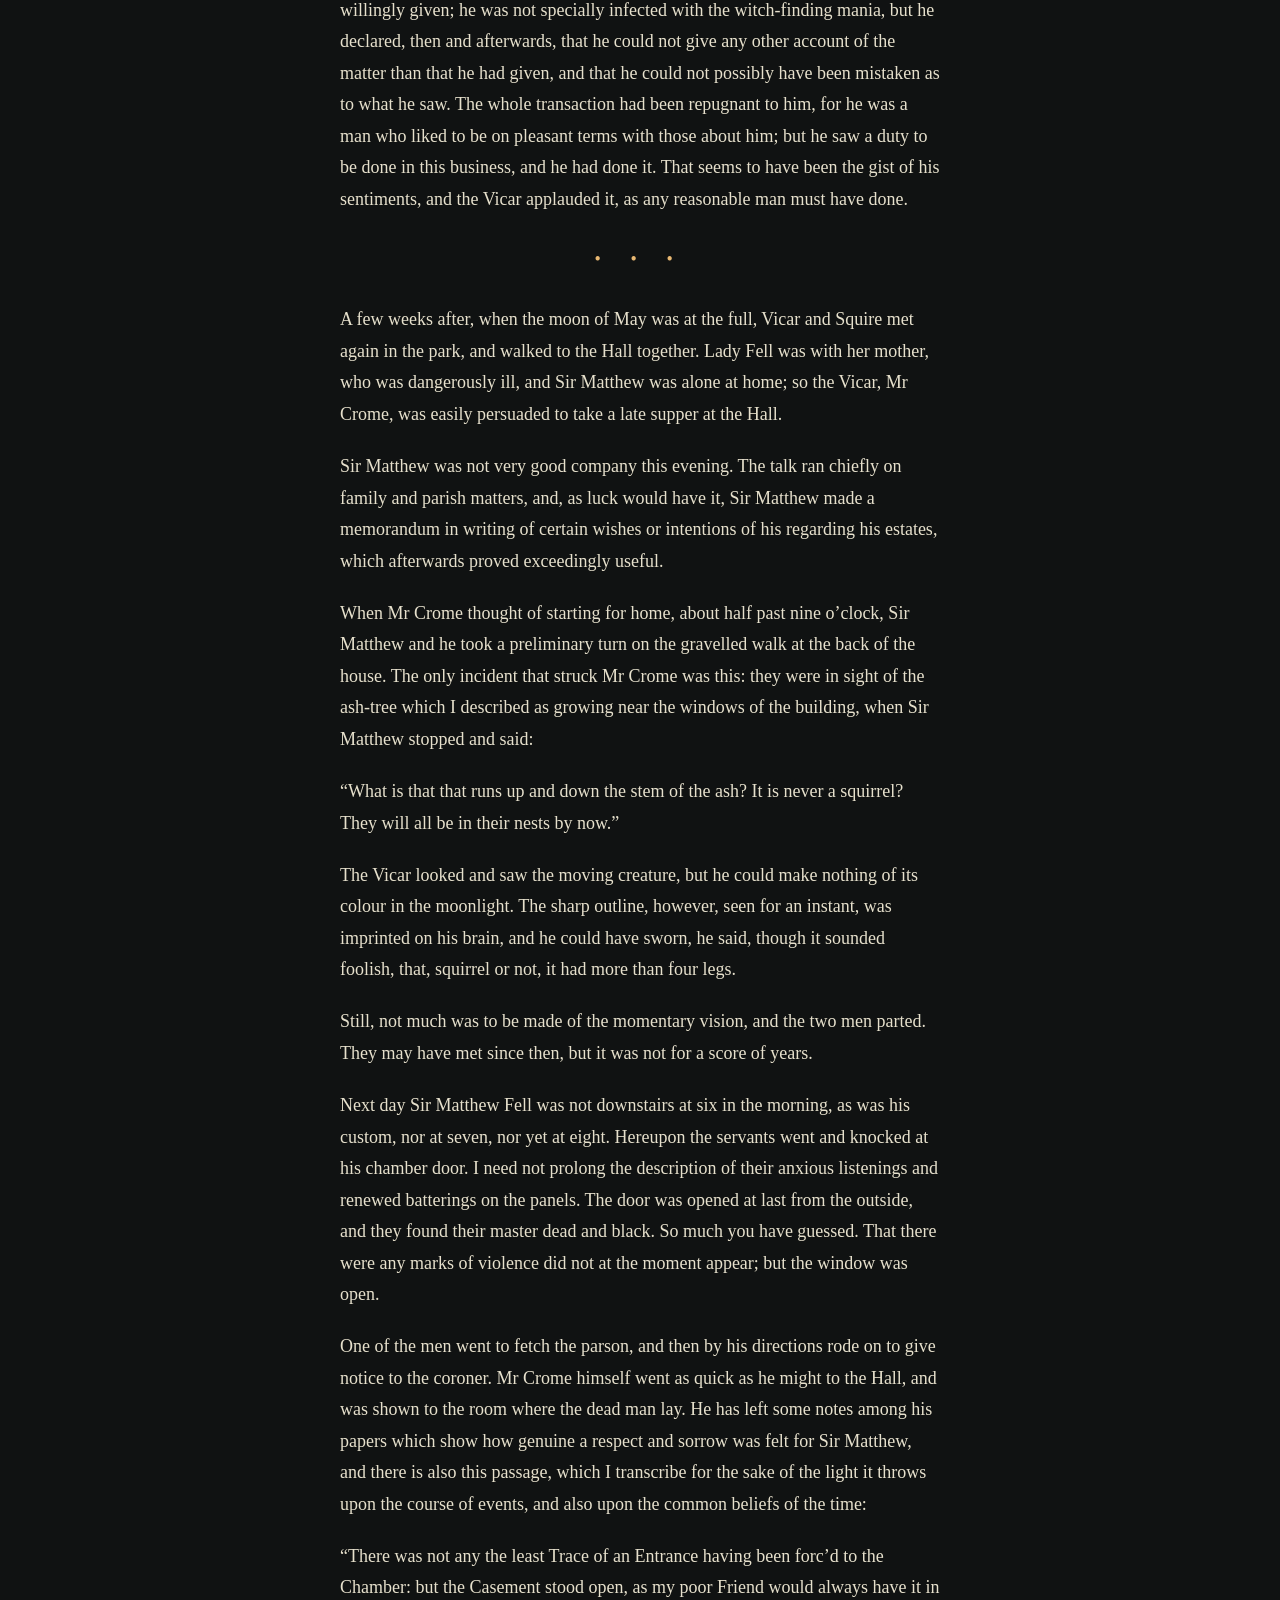
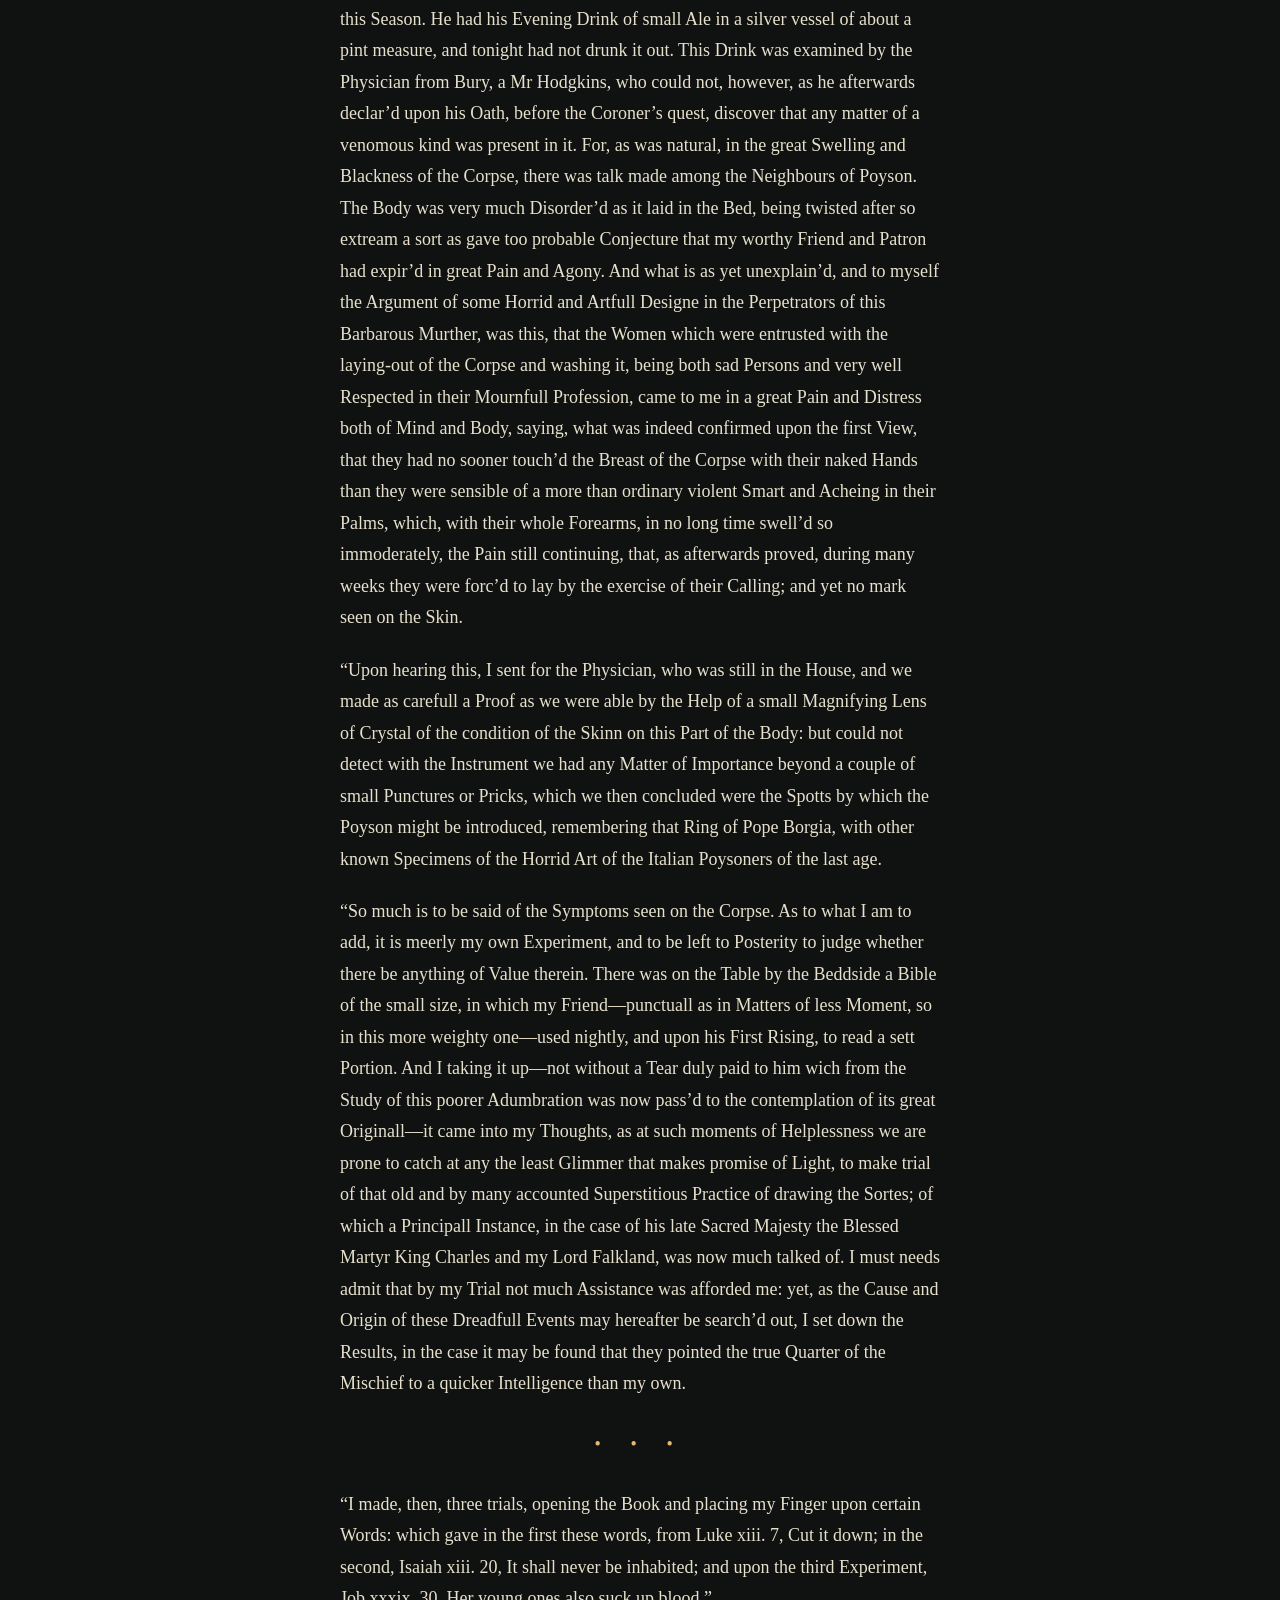
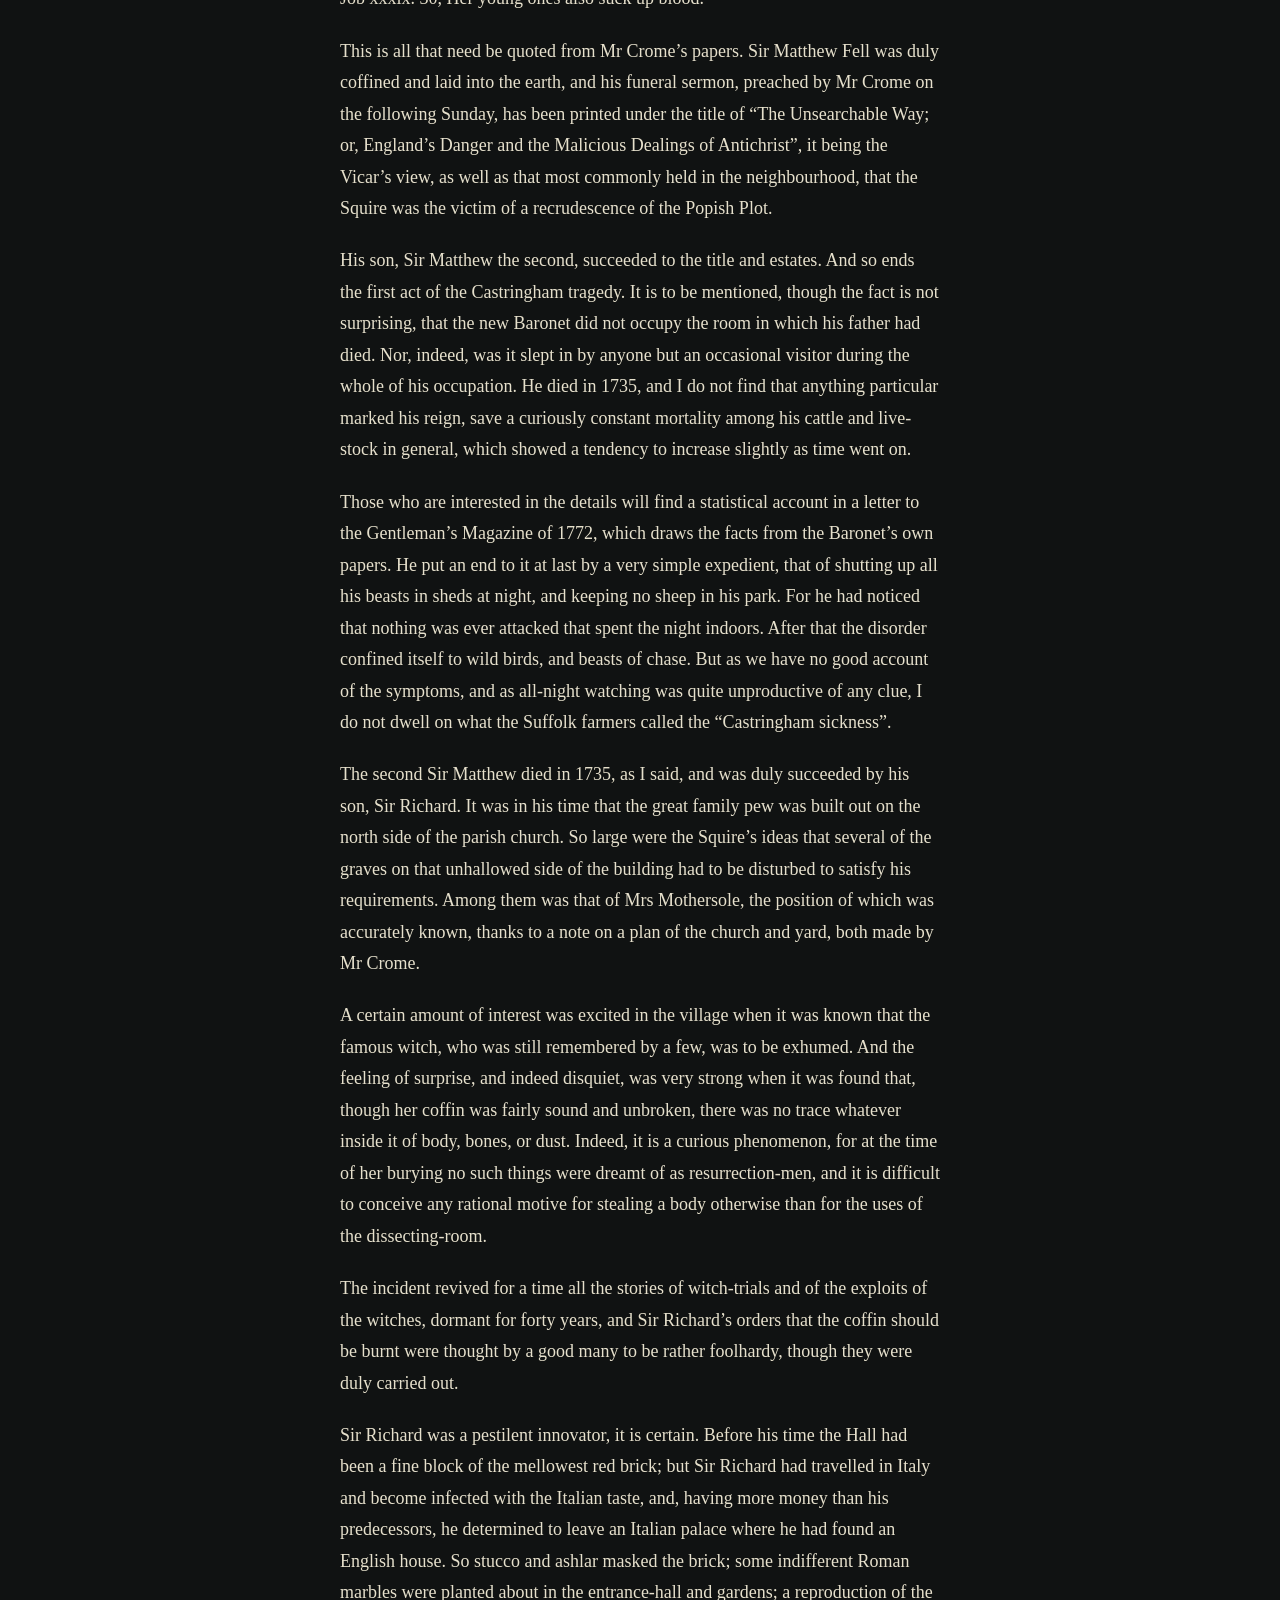
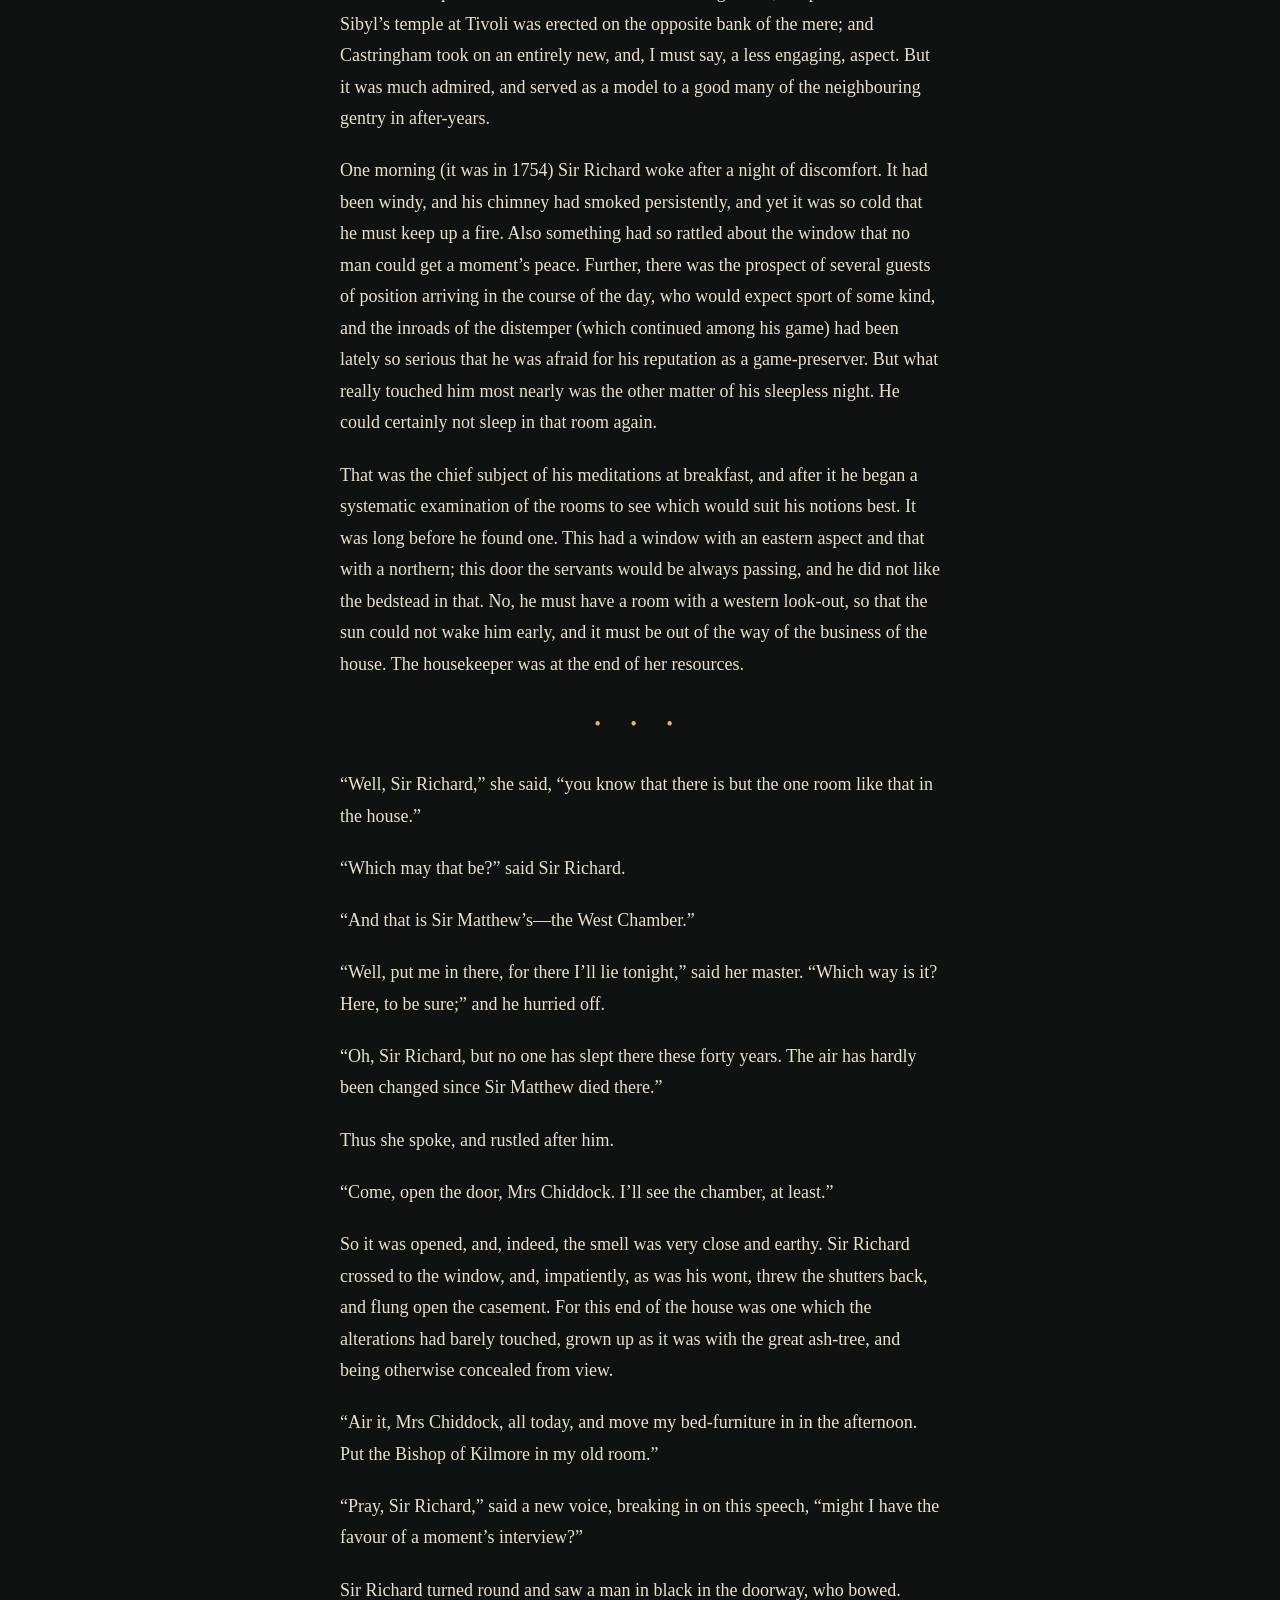
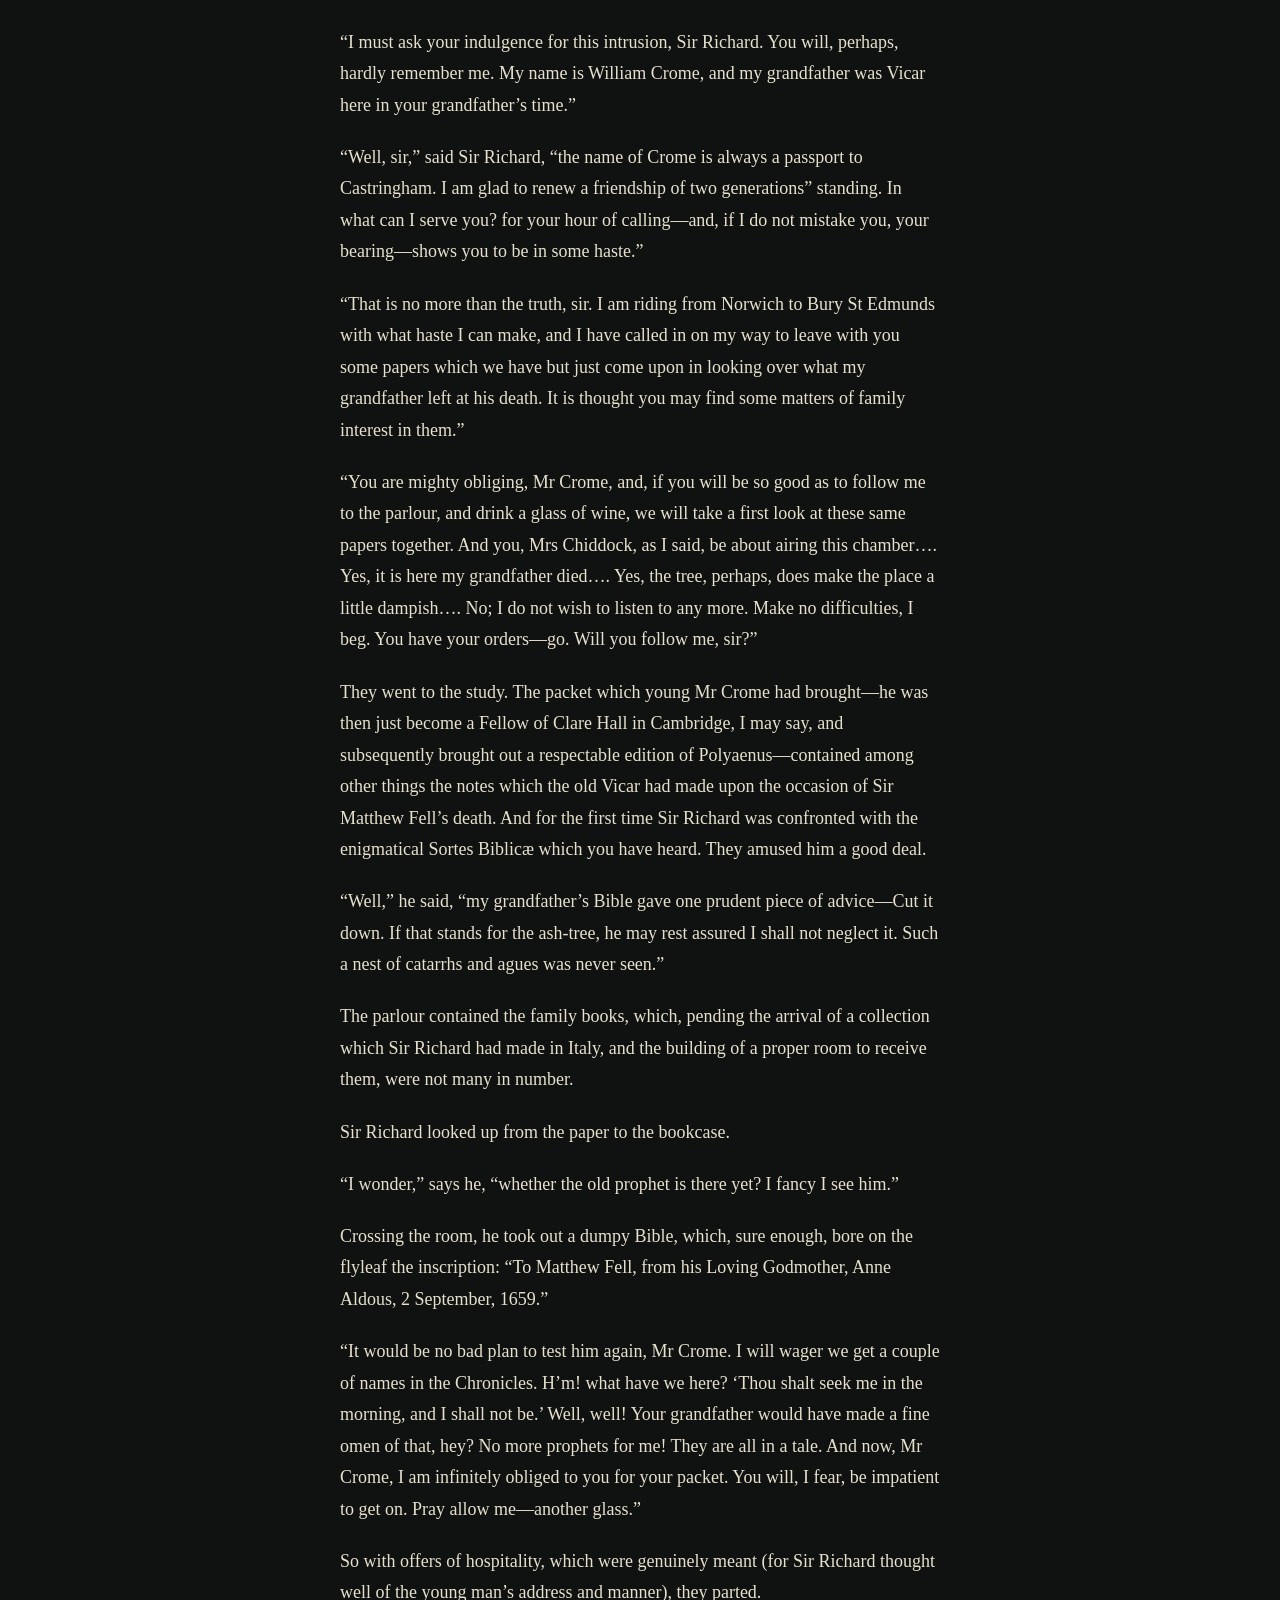
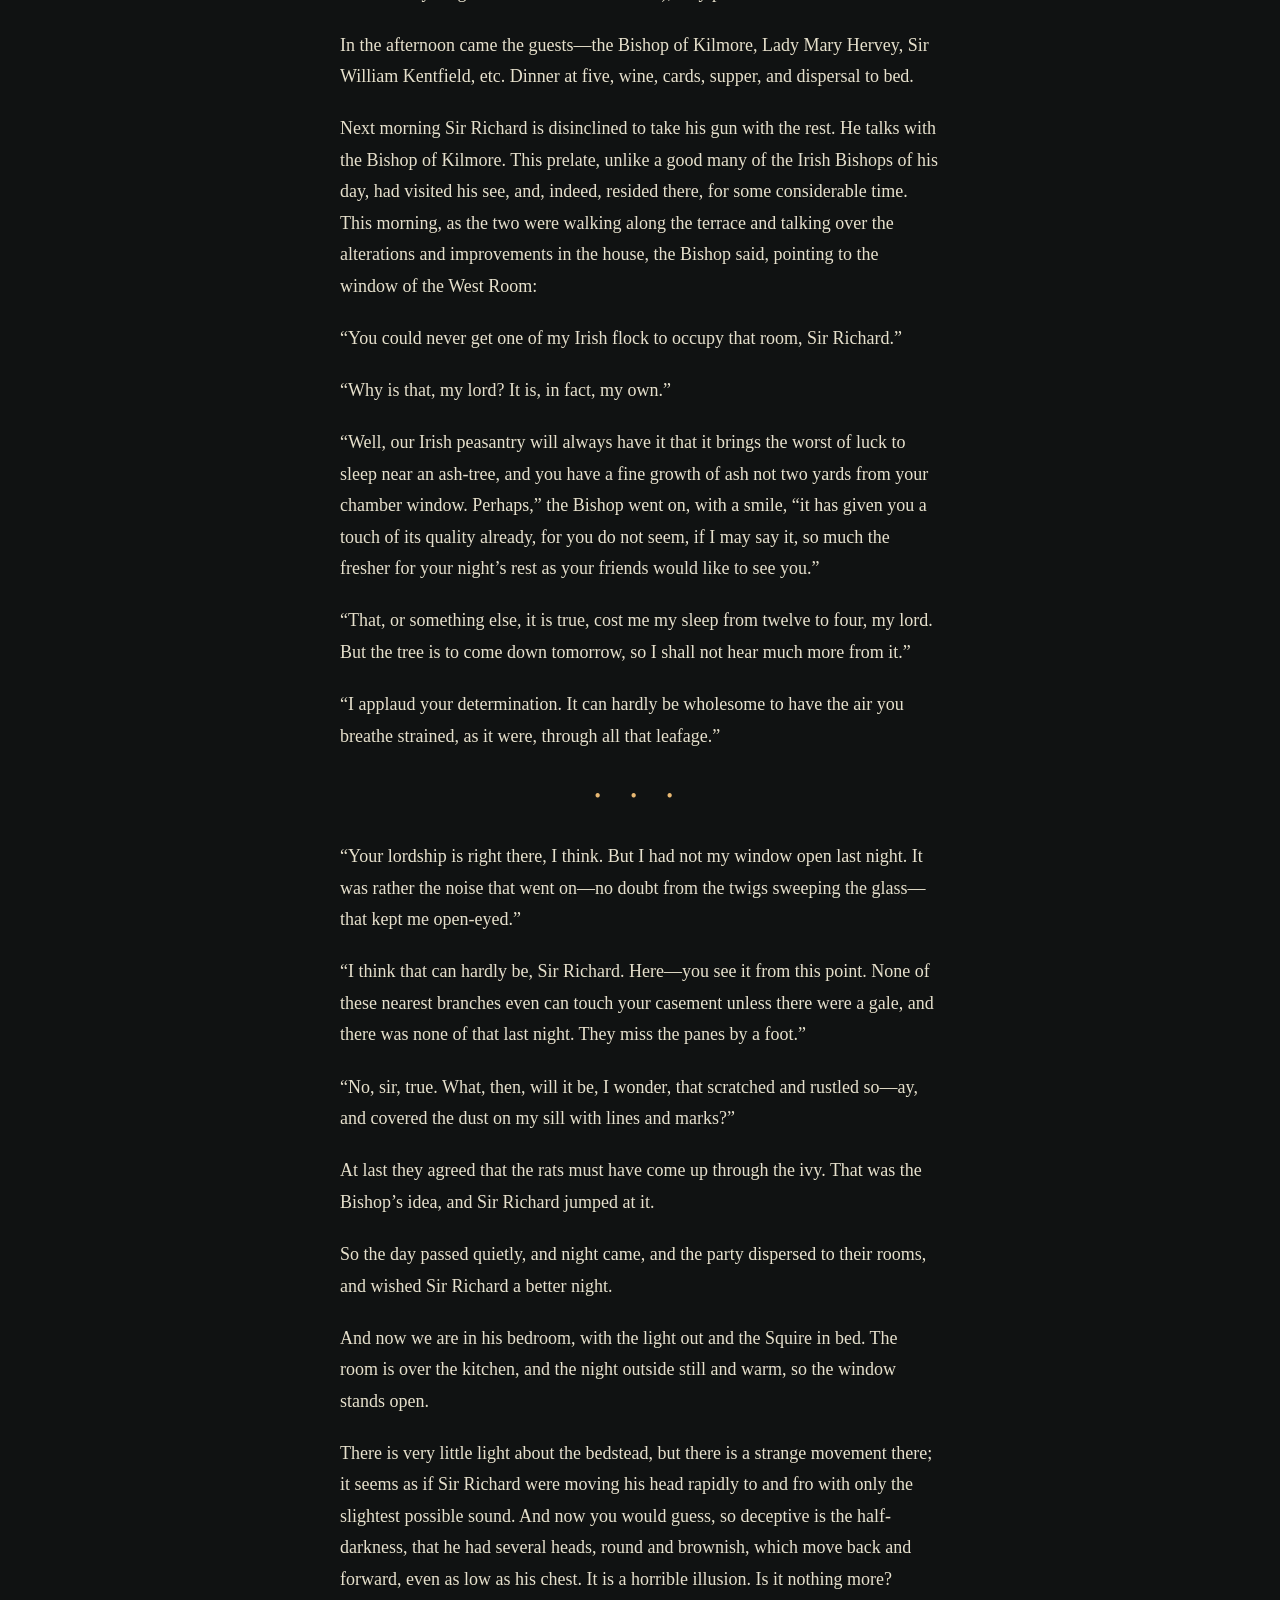
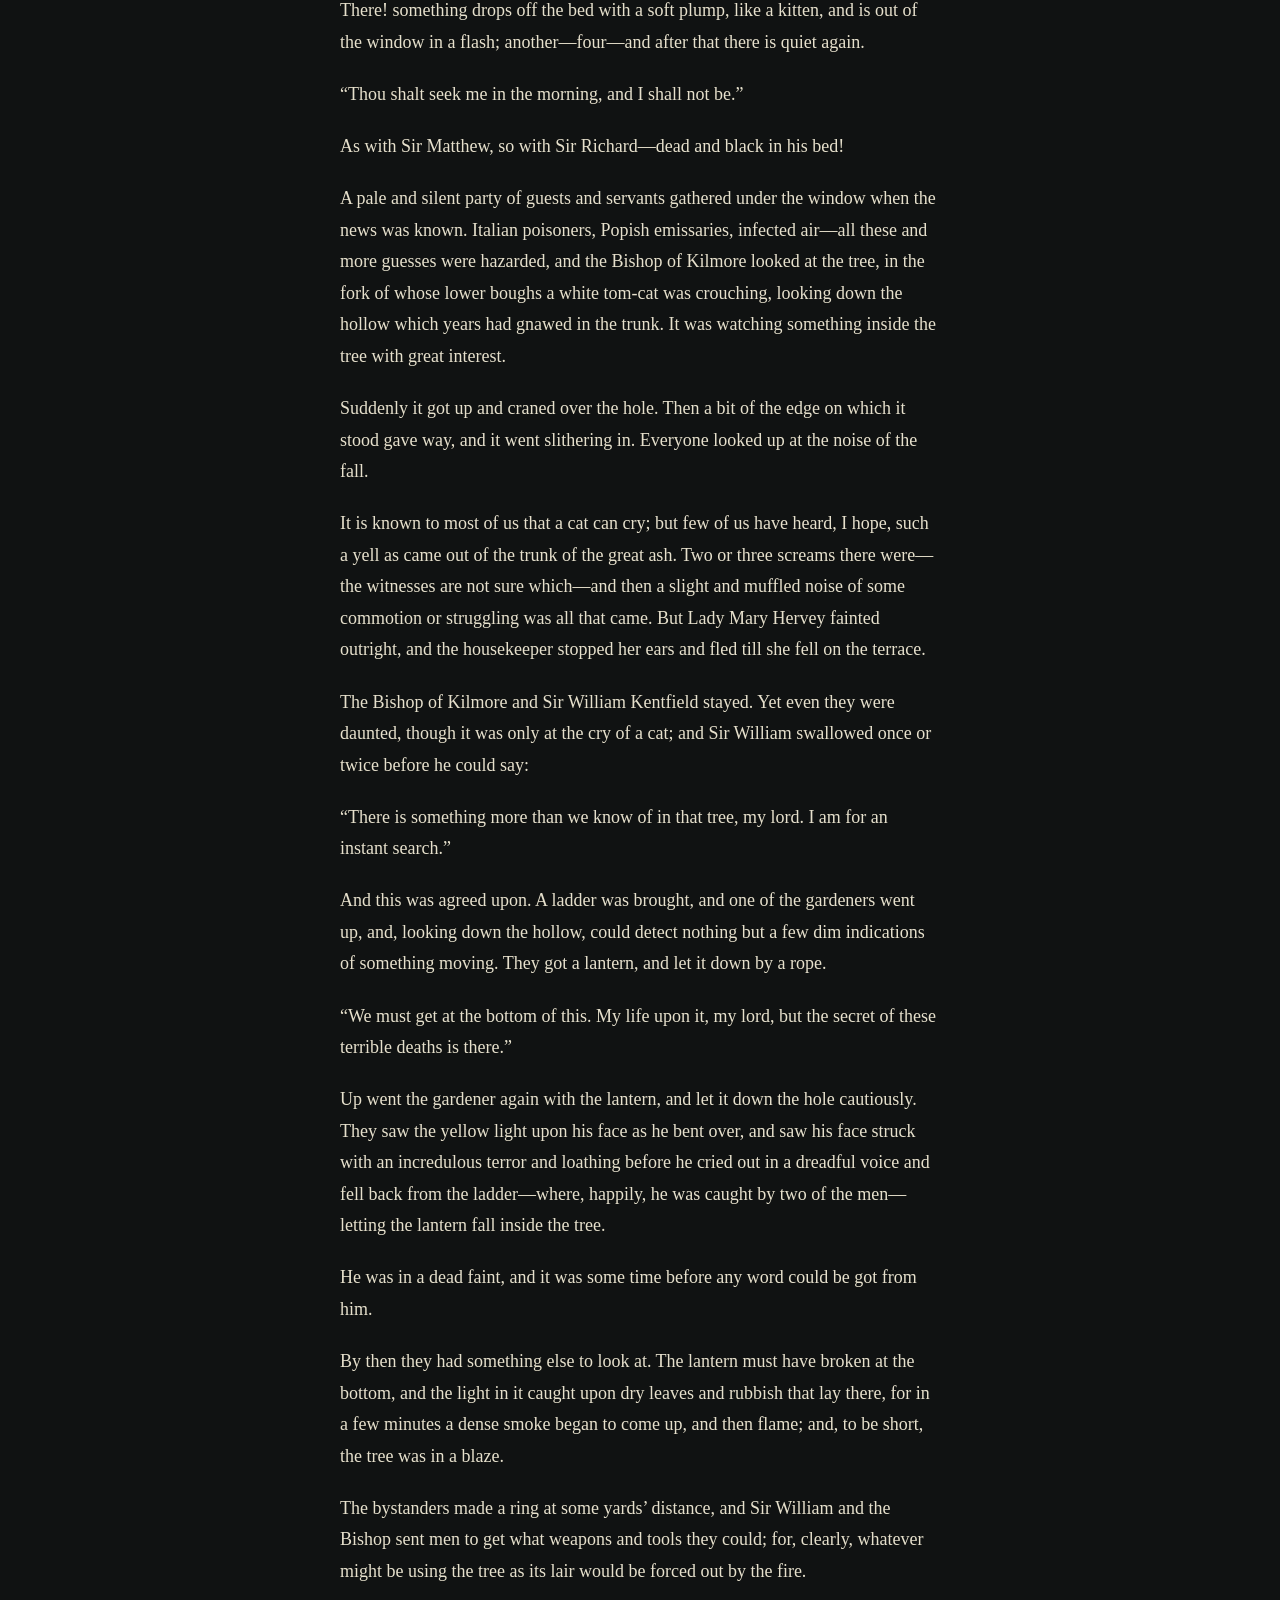
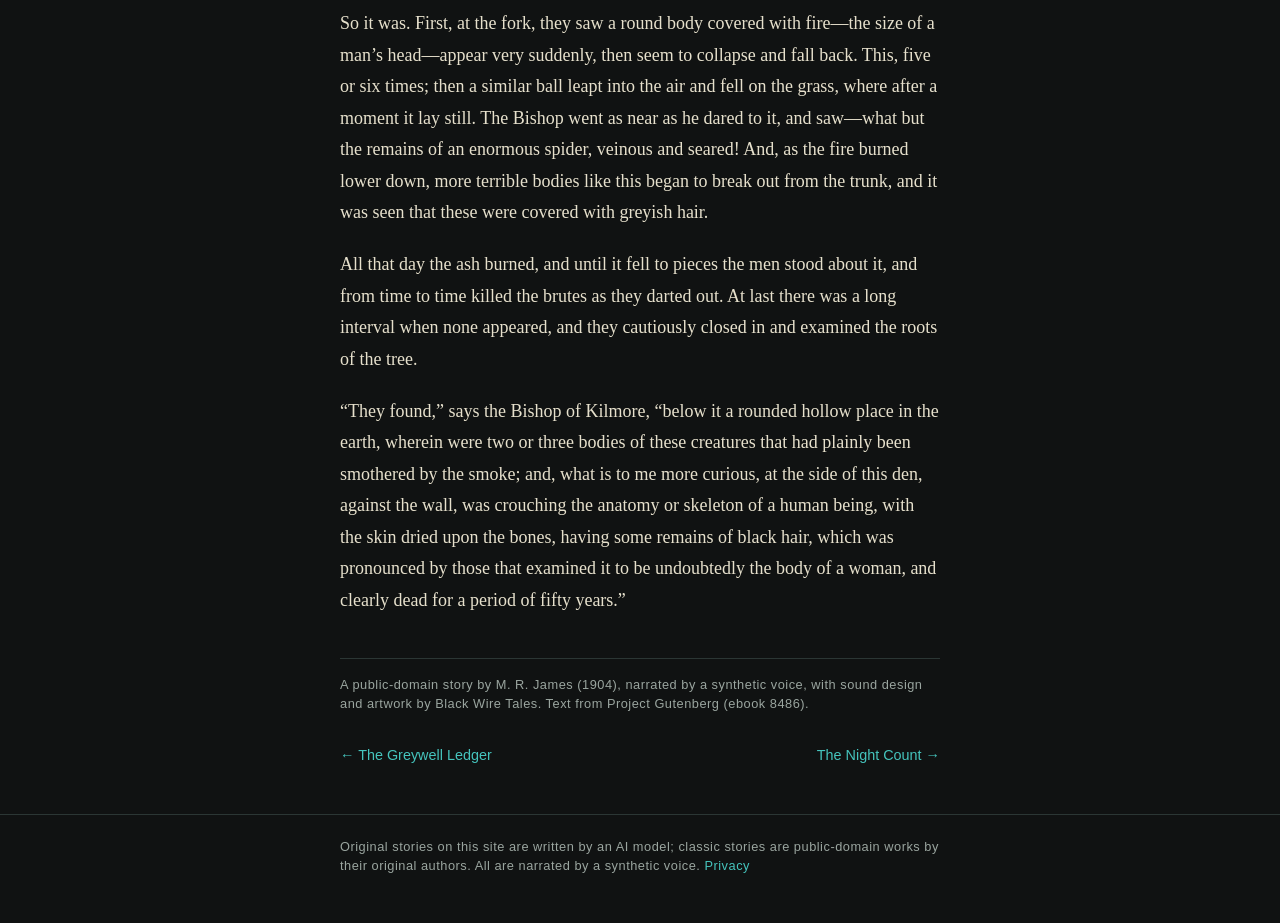
<file: stories/2026-11-05-the-ash-tree/index.html>
<!doctype html>
<html lang="en-gb">
<head>
<meta charset="utf-8">
<meta name="viewport" content="width=device-width,initial-scale=1">
<meta name="theme-color" content="#101212">
<title>The Ash-Tree | Black Wire Tales</title>
<meta name="description" content="In a damp Suffolk country house, a condemned woman whispers a promise on the gallows, and an old ash-tree keeps its own counsel beneath the moon. When the squire is found dead and blackened, something far stranger than poison may be at work.">
<meta property="og:title" content="The Ash-Tree | Black Wire Tales">
<meta property="og:description" content="In a damp Suffolk country house, a condemned woman whispers a promise on the gallows, and an old ash-tree keeps its own counsel beneath the moon. When the squire is found dead and blackened, something far stranger than poison may be at work.">
<meta property="og:type" content="article">
<meta property="og:url" content="https://echonoir.aportsolutions.co.uk/stories/2026-11-05-the-ash-tree/">
<meta property="og:image" content="https://echonoir.aportsolutions.co.uk/cover.jpg">
<link rel="canonical" href="https://echonoir.aportsolutions.co.uk/stories/2026-11-05-the-ash-tree/">
<link rel="alternate" type="application/rss+xml" title="Black Wire Tales stories" href="../../blog.xml">
<link rel="alternate" type="application/rss+xml" title="Black Wire Tales podcast" href="../../feed.xml">
<link rel="stylesheet" href="../../style.css">
</head>
<body>
<header class="site"><div class="wrap">
<a class="brand" href="../../index.html">Black Wire Tales</a>
<nav><a href="../../index.html">Stories</a><a href="../../feed.xml">Podcast feed</a></nav>
</div></header>
<main class="wrap">
<article>
<h1>The Ash-Tree</h1>
<div class="meta">9 November 2026 &middot; 27 min read &middot; Classic ghost story &middot; Classic story by M. R. James (1904)</div>
<div class="tags"><span>ghost story</span><span>m.r. james</span><span>witchcraft</span><span>gothic</span></div>
<p class="lede">In a damp Suffolk country house, a condemned woman whispers a promise on the gallows, and an old ash-tree keeps its own counsel beneath the moon. When the squire is found dead and blackened, something far stranger than poison may be at work.</p>
<div class="player"><strong>Listen to this story (30 min)</strong><audio controls preload="none" src="../../episodes/2026-11-05-the-ash-tree.mp3"></audio><div class="small"><a href="../../episodes/2026-11-05-the-ash-tree.mp3" download>Download MP3</a></div></div>
<div class="body">
<p>Everyone who has travelled over Eastern England knows the smaller country-houses with which it is studded—the rather dank little buildings, usually in the Italian style, surrounded with parks of some eighty to a hundred acres. For me they have always had a very strong attraction: with the grey paling of split oak, the noble trees, the meres with their reed-beds, and the line of distant woods. Then, I like the pillared portico—perhaps stuck on to a red-brick Queen Anne house which has been faced with stucco to bring it into line with the “Grecian” taste of the end of the eighteenth century; the hall inside, going up to the roof, which hall ought always to be provided with a gallery and a small organ. I like the library, too, where you may find anything from a Psalter of the thirteenth century to a Shakespeare quarto. I like the pictures, of course; and perhaps most of all I like fancying what life in such a house was when it was first built, and in the piping times of landlords’ prosperity, and not least now, when, if money is not so plentiful, taste is more varied and life quite as interesting. I wish to have one of these houses, and enough money to keep it together and entertain my friends in it modestly.</p>
<p>But this is a digression. I have to tell you of a curious series of events which happened in such a house as I have tried to describe. It is Castringham Hall in Suffolk. I think a good deal has been done to the building since the period of my story, but the essential features I have sketched are still there—Italian portico, square block of white house, older inside than out, park with fringe of woods, and mere. The one feature that marked out the house from a score of others is gone. As you looked at it from the park, you saw on the right a great old ash-tree growing within half a dozen yards of the wall, and almost or quite touching the building with its branches. I suppose it had stood there ever since Castringham ceased to be a fortified place, and since the moat was filled in and the Elizabethan dwelling-house built. At any rate, it had well-nigh attained its full dimensions in the year 1690.</p>
<p>In that year the district in which the Hall is situated was the scene of a number of witch-trials. It will be long, I think, before we arrive at a just estimate of the amount of solid reason—if there was any—which lay at the root of the universal fear of witches in old times. Whether the persons accused of this offence really did imagine that they were possessed of unusual power of any kind; or whether they had the will at least, if not the power, of doing mischief to their neighbours; or whether all the confessions, of which there are so many, were extorted by the mere cruelty of the witch-finders—these are questions which are not, I fancy, yet solved. And the present narrative gives me pause. I cannot altogether sweep it away as mere invention. The reader must judge for himself.</p>
<p>Castringham contributed a victim to the auto-da-fé. Mrs Mothersole was her name, and she differed from the ordinary run of village witches only in being rather better off and in a more influential position. Efforts were made to save her by several reputable farmers of the parish. They did their best to testify to her character, and showed considerable anxiety as to the verdict of the jury.</p>
<p>But what seems to have been fatal to the woman was the evidence of the then proprietor of Castringham Hall—Sir Matthew Fell. He deposed to having watched her on three different occasions from his window, at the full of the moon, gathering sprigs “from the ash-tree near my house”. She had climbed into the branches, clad only in her shift, and was cutting off small twigs with a peculiarly curved knife, and as she did so she seemed to be talking to herself. On each occasion Sir Matthew had done his best to capture the woman, but she had always taken alarm at some accidental noise he had made, and all he could see when he got down to the garden was a hare running across the path in the direction of the village.</p>
<p>On the third night he had been at the pains to follow at his best speed, and had gone straight to Mrs Mothersole’s house; but he had had to wait a quarter of an hour battering at her door, and then she had come out very cross, and apparently very sleepy, as if just out of bed; and he had no good explanation to offer of his visit.</p>
<p>Mainly on this evidence, though there was much more of a less striking and unusual kind from other parishioners, Mrs Mothersole was found guilty and condemned to die. She was hanged a week after the trial, with five or six more unhappy creatures, at Bury St Edmunds.</p>
<p>Sir Matthew Fell, then Deputy-Sheriff, was present at the execution. It was a damp, drizzly March morning when the cart made its way up the rough grass hill outside Northgate, where the gallows stood. The other victims were apathetic or broken down with misery; but Mrs Mothersole was, as in life so in death, of a very different temper. Her “poysonous Rage”, as a reporter of the time puts it, “did so work upon the Bystanders—yea, even upon the Hangman—that it was constantly affirmed of all that saw her that she presented the living Aspect of a mad Divell. Yet she offer’d no Resistance to the Officers of the Law; onely she looked upon those that laid Hands upon her with so direfull and venomous an Aspect that—as one of them afterwards assured me—the meer Thought of it preyed inwardly upon his Mind for six Months after.”</p>
<p>However, all that she is reported to have said was the seemingly meaningless words: “There will be guests at the Hall.” Which she repeated more than once in an undertone.</p>
<p>Sir Matthew Fell was not unimpressed by the bearing of the woman. He had some talk upon the matter with the Vicar of his parish, with whom he travelled home after the assize business was over. His evidence at the trial had not been very willingly given; he was not specially infected with the witch-finding mania, but he declared, then and afterwards, that he could not give any other account of the matter than that he had given, and that he could not possibly have been mistaken as to what he saw. The whole transaction had been repugnant to him, for he was a man who liked to be on pleasant terms with those about him; but he saw a duty to be done in this business, and he had done it. That seems to have been the gist of his sentiments, and the Vicar applauded it, as any reasonable man must have done.</p>
<p class="break" aria-hidden="true">&bull; &bull; &bull;</p>
<p>A few weeks after, when the moon of May was at the full, Vicar and Squire met again in the park, and walked to the Hall together. Lady Fell was with her mother, who was dangerously ill, and Sir Matthew was alone at home; so the Vicar, Mr Crome, was easily persuaded to take a late supper at the Hall.</p>
<p>Sir Matthew was not very good company this evening. The talk ran chiefly on family and parish matters, and, as luck would have it, Sir Matthew made a memorandum in writing of certain wishes or intentions of his regarding his estates, which afterwards proved exceedingly useful.</p>
<p>When Mr Crome thought of starting for home, about half past nine o’clock, Sir Matthew and he took a preliminary turn on the gravelled walk at the back of the house. The only incident that struck Mr Crome was this: they were in sight of the ash-tree which I described as growing near the windows of the building, when Sir Matthew stopped and said:</p>
<p>“What is that that runs up and down the stem of the ash? It is never a squirrel? They will all be in their nests by now.”</p>
<p>The Vicar looked and saw the moving creature, but he could make nothing of its colour in the moonlight. The sharp outline, however, seen for an instant, was imprinted on his brain, and he could have sworn, he said, though it sounded foolish, that, squirrel or not, it had more than four legs.</p>
<p>Still, not much was to be made of the momentary vision, and the two men parted. They may have met since then, but it was not for a score of years.</p>
<p>Next day Sir Matthew Fell was not downstairs at six in the morning, as was his custom, nor at seven, nor yet at eight. Hereupon the servants went and knocked at his chamber door. I need not prolong the description of their anxious listenings and renewed batterings on the panels. The door was opened at last from the outside, and they found their master dead and black. So much you have guessed. That there were any marks of violence did not at the moment appear; but the window was open.</p>
<p>One of the men went to fetch the parson, and then by his directions rode on to give notice to the coroner. Mr Crome himself went as quick as he might to the Hall, and was shown to the room where the dead man lay. He has left some notes among his papers which show how genuine a respect and sorrow was felt for Sir Matthew, and there is also this passage, which I transcribe for the sake of the light it throws upon the course of events, and also upon the common beliefs of the time:</p>
<p>“There was not any the least Trace of an Entrance having been forc’d to the Chamber: but the Casement stood open, as my poor Friend would always have it in this Season. He had his Evening Drink of small Ale in a silver vessel of about a pint measure, and tonight had not drunk it out. This Drink was examined by the Physician from Bury, a Mr Hodgkins, who could not, however, as he afterwards declar’d upon his Oath, before the Coroner’s quest, discover that any matter of a venomous kind was present in it. For, as was natural, in the great Swelling and Blackness of the Corpse, there was talk made among the Neighbours of Poyson. The Body was very much Disorder’d as it laid in the Bed, being twisted after so extream a sort as gave too probable Conjecture that my worthy Friend and Patron had expir’d in great Pain and Agony. And what is as yet unexplain’d, and to myself the Argument of some Horrid and Artfull Designe in the Perpetrators of this Barbarous Murther, was this, that the Women which were entrusted with the laying-out of the Corpse and washing it, being both sad Persons and very well Respected in their Mournfull Profession, came to me in a great Pain and Distress both of Mind and Body, saying, what was indeed confirmed upon the first View, that they had no sooner touch’d the Breast of the Corpse with their naked Hands than they were sensible of a more than ordinary violent Smart and Acheing in their Palms, which, with their whole Forearms, in no long time swell’d so immoderately, the Pain still continuing, that, as afterwards proved, during many weeks they were forc’d to lay by the exercise of their Calling; and yet no mark seen on the Skin.</p>
<p>“Upon hearing this, I sent for the Physician, who was still in the House, and we made as carefull a Proof as we were able by the Help of a small Magnifying Lens of Crystal of the condition of the Skinn on this Part of the Body: but could not detect with the Instrument we had any Matter of Importance beyond a couple of small Punctures or Pricks, which we then concluded were the Spotts by which the Poyson might be introduced, remembering that Ring of Pope Borgia, with other known Specimens of the Horrid Art of the Italian Poysoners of the last age.</p>
<p>“So much is to be said of the Symptoms seen on the Corpse. As to what I am to add, it is meerly my own Experiment, and to be left to Posterity to judge whether there be anything of Value therein. There was on the Table by the Beddside a Bible of the small size, in which my Friend—punctuall as in Matters of less Moment, so in this more weighty one—used nightly, and upon his First Rising, to read a sett Portion. And I taking it up—not without a Tear duly paid to him wich from the Study of this poorer Adumbration was now pass’d to the contemplation of its great Originall—it came into my Thoughts, as at such moments of Helplessness we are prone to catch at any the least Glimmer that makes promise of Light, to make trial of that old and by many accounted Superstitious Practice of drawing the Sortes; of which a Principall Instance, in the case of his late Sacred Majesty the Blessed Martyr King Charles and my Lord Falkland, was now much talked of. I must needs admit that by my Trial not much Assistance was afforded me: yet, as the Cause and Origin of these Dreadfull Events may hereafter be search’d out, I set down the Results, in the case it may be found that they pointed the true Quarter of the Mischief to a quicker Intelligence than my own.</p>
<p class="break" aria-hidden="true">&bull; &bull; &bull;</p>
<p>“I made, then, three trials, opening the Book and placing my Finger upon certain Words: which gave in the first these words, from Luke xiii. 7, Cut it down; in the second, Isaiah xiii. 20, It shall never be inhabited; and upon the third Experiment, Job xxxix. 30, Her young ones also suck up blood.”</p>
<p>This is all that need be quoted from Mr Crome’s papers. Sir Matthew Fell was duly coffined and laid into the earth, and his funeral sermon, preached by Mr Crome on the following Sunday, has been printed under the title of “The Unsearchable Way; or, England’s Danger and the Malicious Dealings of Antichrist”, it being the Vicar’s view, as well as that most commonly held in the neighbourhood, that the Squire was the victim of a recrudescence of the Popish Plot.</p>
<p>His son, Sir Matthew the second, succeeded to the title and estates. And so ends the first act of the Castringham tragedy. It is to be mentioned, though the fact is not surprising, that the new Baronet did not occupy the room in which his father had died. Nor, indeed, was it slept in by anyone but an occasional visitor during the whole of his occupation. He died in 1735, and I do not find that anything particular marked his reign, save a curiously constant mortality among his cattle and live-stock in general, which showed a tendency to increase slightly as time went on.</p>
<p>Those who are interested in the details will find a statistical account in a letter to the Gentleman’s Magazine of 1772, which draws the facts from the Baronet’s own papers. He put an end to it at last by a very simple expedient, that of shutting up all his beasts in sheds at night, and keeping no sheep in his park. For he had noticed that nothing was ever attacked that spent the night indoors. After that the disorder confined itself to wild birds, and beasts of chase. But as we have no good account of the symptoms, and as all-night watching was quite unproductive of any clue, I do not dwell on what the Suffolk farmers called the “Castringham sickness”.</p>
<p>The second Sir Matthew died in 1735, as I said, and was duly succeeded by his son, Sir Richard. It was in his time that the great family pew was built out on the north side of the parish church. So large were the Squire’s ideas that several of the graves on that unhallowed side of the building had to be disturbed to satisfy his requirements. Among them was that of Mrs Mothersole, the position of which was accurately known, thanks to a note on a plan of the church and yard, both made by Mr Crome.</p>
<p>A certain amount of interest was excited in the village when it was known that the famous witch, who was still remembered by a few, was to be exhumed. And the feeling of surprise, and indeed disquiet, was very strong when it was found that, though her coffin was fairly sound and unbroken, there was no trace whatever inside it of body, bones, or dust. Indeed, it is a curious phenomenon, for at the time of her burying no such things were dreamt of as resurrection-men, and it is difficult to conceive any rational motive for stealing a body otherwise than for the uses of the dissecting-room.</p>
<p>The incident revived for a time all the stories of witch-trials and of the exploits of the witches, dormant for forty years, and Sir Richard’s orders that the coffin should be burnt were thought by a good many to be rather foolhardy, though they were duly carried out.</p>
<p>Sir Richard was a pestilent innovator, it is certain. Before his time the Hall had been a fine block of the mellowest red brick; but Sir Richard had travelled in Italy and become infected with the Italian taste, and, having more money than his predecessors, he determined to leave an Italian palace where he had found an English house. So stucco and ashlar masked the brick; some indifferent Roman marbles were planted about in the entrance-hall and gardens; a reproduction of the Sibyl’s temple at Tivoli was erected on the opposite bank of the mere; and Castringham took on an entirely new, and, I must say, a less engaging, aspect. But it was much admired, and served as a model to a good many of the neighbouring gentry in after-years.</p>
<p>One morning (it was in 1754) Sir Richard woke after a night of discomfort. It had been windy, and his chimney had smoked persistently, and yet it was so cold that he must keep up a fire. Also something had so rattled about the window that no man could get a moment’s peace. Further, there was the prospect of several guests of position arriving in the course of the day, who would expect sport of some kind, and the inroads of the distemper (which continued among his game) had been lately so serious that he was afraid for his reputation as a game-preserver. But what really touched him most nearly was the other matter of his sleepless night. He could certainly not sleep in that room again.</p>
<p>That was the chief subject of his meditations at breakfast, and after it he began a systematic examination of the rooms to see which would suit his notions best. It was long before he found one. This had a window with an eastern aspect and that with a northern; this door the servants would be always passing, and he did not like the bedstead in that. No, he must have a room with a western look-out, so that the sun could not wake him early, and it must be out of the way of the business of the house. The housekeeper was at the end of her resources.</p>
<p class="break" aria-hidden="true">&bull; &bull; &bull;</p>
<p>“Well, Sir Richard,” she said, “you know that there is but the one room like that in the house.”</p>
<p>“Which may that be?” said Sir Richard.</p>
<p>“And that is Sir Matthew’s—the West Chamber.”</p>
<p>“Well, put me in there, for there I’ll lie tonight,” said her master. “Which way is it? Here, to be sure;” and he hurried off.</p>
<p>“Oh, Sir Richard, but no one has slept there these forty years. The air has hardly been changed since Sir Matthew died there.”</p>
<p>Thus she spoke, and rustled after him.</p>
<p>“Come, open the door, Mrs Chiddock. I’ll see the chamber, at least.”</p>
<p>So it was opened, and, indeed, the smell was very close and earthy. Sir Richard crossed to the window, and, impatiently, as was his wont, threw the shutters back, and flung open the casement. For this end of the house was one which the alterations had barely touched, grown up as it was with the great ash-tree, and being otherwise concealed from view.</p>
<p>“Air it, Mrs Chiddock, all today, and move my bed-furniture in in the afternoon. Put the Bishop of Kilmore in my old room.”</p>
<p>“Pray, Sir Richard,” said a new voice, breaking in on this speech, “might I have the favour of a moment’s interview?”</p>
<p>Sir Richard turned round and saw a man in black in the doorway, who bowed.</p>
<p>“I must ask your indulgence for this intrusion, Sir Richard. You will, perhaps, hardly remember me. My name is William Crome, and my grandfather was Vicar here in your grandfather’s time.”</p>
<p>“Well, sir,” said Sir Richard, “the name of Crome is always a passport to Castringham. I am glad to renew a friendship of two generations” standing. In what can I serve you? for your hour of calling—and, if I do not mistake you, your bearing—shows you to be in some haste.”</p>
<p>“That is no more than the truth, sir. I am riding from Norwich to Bury St Edmunds with what haste I can make, and I have called in on my way to leave with you some papers which we have but just come upon in looking over what my grandfather left at his death. It is thought you may find some matters of family interest in them.”</p>
<p>“You are mighty obliging, Mr Crome, and, if you will be so good as to follow me to the parlour, and drink a glass of wine, we will take a first look at these same papers together. And you, Mrs Chiddock, as I said, be about airing this chamber…. Yes, it is here my grandfather died…. Yes, the tree, perhaps, does make the place a little dampish…. No; I do not wish to listen to any more. Make no difficulties, I beg. You have your orders—go. Will you follow me, sir?”</p>
<p>They went to the study. The packet which young Mr Crome had brought—he was then just become a Fellow of Clare Hall in Cambridge, I may say, and subsequently brought out a respectable edition of Polyaenus—contained among other things the notes which the old Vicar had made upon the occasion of Sir Matthew Fell’s death. And for the first time Sir Richard was confronted with the enigmatical Sortes Biblicæ which you have heard. They amused him a good deal.</p>
<p>“Well,” he said, “my grandfather’s Bible gave one prudent piece of advice—Cut it down. If that stands for the ash-tree, he may rest assured I shall not neglect it. Such a nest of catarrhs and agues was never seen.”</p>
<p>The parlour contained the family books, which, pending the arrival of a collection which Sir Richard had made in Italy, and the building of a proper room to receive them, were not many in number.</p>
<p>Sir Richard looked up from the paper to the bookcase.</p>
<p>“I wonder,” says he, “whether the old prophet is there yet? I fancy I see him.”</p>
<p>Crossing the room, he took out a dumpy Bible, which, sure enough, bore on the flyleaf the inscription: “To Matthew Fell, from his Loving Godmother, Anne Aldous, 2 September, 1659.”</p>
<p>“It would be no bad plan to test him again, Mr Crome. I will wager we get a couple of names in the Chronicles. H’m! what have we here? ‘Thou shalt seek me in the morning, and I shall not be.’ Well, well! Your grandfather would have made a fine omen of that, hey? No more prophets for me! They are all in a tale. And now, Mr Crome, I am infinitely obliged to you for your packet. You will, I fear, be impatient to get on. Pray allow me—another glass.”</p>
<p>So with offers of hospitality, which were genuinely meant (for Sir Richard thought well of the young man’s address and manner), they parted.</p>
<p>In the afternoon came the guests—the Bishop of Kilmore, Lady Mary Hervey, Sir William Kentfield, etc. Dinner at five, wine, cards, supper, and dispersal to bed.</p>
<p>Next morning Sir Richard is disinclined to take his gun with the rest. He talks with the Bishop of Kilmore. This prelate, unlike a good many of the Irish Bishops of his day, had visited his see, and, indeed, resided there, for some considerable time. This morning, as the two were walking along the terrace and talking over the alterations and improvements in the house, the Bishop said, pointing to the window of the West Room:</p>
<p>“You could never get one of my Irish flock to occupy that room, Sir Richard.”</p>
<p>“Why is that, my lord? It is, in fact, my own.”</p>
<p>“Well, our Irish peasantry will always have it that it brings the worst of luck to sleep near an ash-tree, and you have a fine growth of ash not two yards from your chamber window. Perhaps,” the Bishop went on, with a smile, “it has given you a touch of its quality already, for you do not seem, if I may say it, so much the fresher for your night’s rest as your friends would like to see you.”</p>
<p>“That, or something else, it is true, cost me my sleep from twelve to four, my lord. But the tree is to come down tomorrow, so I shall not hear much more from it.”</p>
<p>“I applaud your determination. It can hardly be wholesome to have the air you breathe strained, as it were, through all that leafage.”</p>
<p class="break" aria-hidden="true">&bull; &bull; &bull;</p>
<p>“Your lordship is right there, I think. But I had not my window open last night. It was rather the noise that went on—no doubt from the twigs sweeping the glass—that kept me open-eyed.”</p>
<p>“I think that can hardly be, Sir Richard. Here—you see it from this point. None of these nearest branches even can touch your casement unless there were a gale, and there was none of that last night. They miss the panes by a foot.”</p>
<p>“No, sir, true. What, then, will it be, I wonder, that scratched and rustled so—ay, and covered the dust on my sill with lines and marks?”</p>
<p>At last they agreed that the rats must have come up through the ivy. That was the Bishop’s idea, and Sir Richard jumped at it.</p>
<p>So the day passed quietly, and night came, and the party dispersed to their rooms, and wished Sir Richard a better night.</p>
<p>And now we are in his bedroom, with the light out and the Squire in bed. The room is over the kitchen, and the night outside still and warm, so the window stands open.</p>
<p>There is very little light about the bedstead, but there is a strange movement there; it seems as if Sir Richard were moving his head rapidly to and fro with only the slightest possible sound. And now you would guess, so deceptive is the half-darkness, that he had several heads, round and brownish, which move back and forward, even as low as his chest. It is a horrible illusion. Is it nothing more? There! something drops off the bed with a soft plump, like a kitten, and is out of the window in a flash; another—four—and after that there is quiet again.</p>
<p>“Thou shalt seek me in the morning, and I shall not be.”</p>
<p>As with Sir Matthew, so with Sir Richard—dead and black in his bed!</p>
<p>A pale and silent party of guests and servants gathered under the window when the news was known. Italian poisoners, Popish emissaries, infected air—all these and more guesses were hazarded, and the Bishop of Kilmore looked at the tree, in the fork of whose lower boughs a white tom-cat was crouching, looking down the hollow which years had gnawed in the trunk. It was watching something inside the tree with great interest.</p>
<p>Suddenly it got up and craned over the hole. Then a bit of the edge on which it stood gave way, and it went slithering in. Everyone looked up at the noise of the fall.</p>
<p>It is known to most of us that a cat can cry; but few of us have heard, I hope, such a yell as came out of the trunk of the great ash. Two or three screams there were—the witnesses are not sure which—and then a slight and muffled noise of some commotion or struggling was all that came. But Lady Mary Hervey fainted outright, and the housekeeper stopped her ears and fled till she fell on the terrace.</p>
<p>The Bishop of Kilmore and Sir William Kentfield stayed. Yet even they were daunted, though it was only at the cry of a cat; and Sir William swallowed once or twice before he could say:</p>
<p>“There is something more than we know of in that tree, my lord. I am for an instant search.”</p>
<p>And this was agreed upon. A ladder was brought, and one of the gardeners went up, and, looking down the hollow, could detect nothing but a few dim indications of something moving. They got a lantern, and let it down by a rope.</p>
<p>“We must get at the bottom of this. My life upon it, my lord, but the secret of these terrible deaths is there.”</p>
<p>Up went the gardener again with the lantern, and let it down the hole cautiously. They saw the yellow light upon his face as he bent over, and saw his face struck with an incredulous terror and loathing before he cried out in a dreadful voice and fell back from the ladder—where, happily, he was caught by two of the men—letting the lantern fall inside the tree.</p>
<p>He was in a dead faint, and it was some time before any word could be got from him.</p>
<p>By then they had something else to look at. The lantern must have broken at the bottom, and the light in it caught upon dry leaves and rubbish that lay there, for in a few minutes a dense smoke began to come up, and then flame; and, to be short, the tree was in a blaze.</p>
<p>The bystanders made a ring at some yards’ distance, and Sir William and the Bishop sent men to get what weapons and tools they could; for, clearly, whatever might be using the tree as its lair would be forced out by the fire.</p>
<p>So it was. First, at the fork, they saw a round body covered with fire—the size of a man’s head—appear very suddenly, then seem to collapse and fall back. This, five or six times; then a similar ball leapt into the air and fell on the grass, where after a moment it lay still. The Bishop went as near as he dared to it, and saw—what but the remains of an enormous spider, veinous and seared! And, as the fire burned lower down, more terrible bodies like this began to break out from the trunk, and it was seen that these were covered with greyish hair.</p>
<p>All that day the ash burned, and until it fell to pieces the men stood about it, and from time to time killed the brutes as they darted out. At last there was a long interval when none appeared, and they cautiously closed in and examined the roots of the tree.</p>
<p>“They found,” says the Bishop of Kilmore, “below it a rounded hollow place in the earth, wherein were two or three bodies of these creatures that had plainly been smothered by the smoke; and, what is to me more curious, at the side of this den, against the wall, was crouching the anatomy or skeleton of a human being, with the skin dried upon the bones, having some remains of black hair, which was pronounced by those that examined it to be undoubtedly the body of a woman, and clearly dead for a period of fifty years.”</p>
</div>
<p class="small disclosure">A public-domain story by M. R. James (1904), narrated by a synthetic voice, with sound design and artwork by Black Wire Tales. Text from Project Gutenberg (ebook 8486).</p>
</article>
<nav class="pager"><a href="../2026-10-29-the-green-coat-lease/index.html">&larr; The Greywell Ledger</a><a href="../2026-11-09-the-night-count/index.html">The Night Count &rarr;</a></nav>
</main>
<footer class="site"><div class="wrap small">Original stories on this site are written by an AI model; classic stories are public-domain works by their original authors. All are narrated by a synthetic voice. <a href="../../privacy.html">Privacy</a></div></footer>
</body>
</html>
</file>
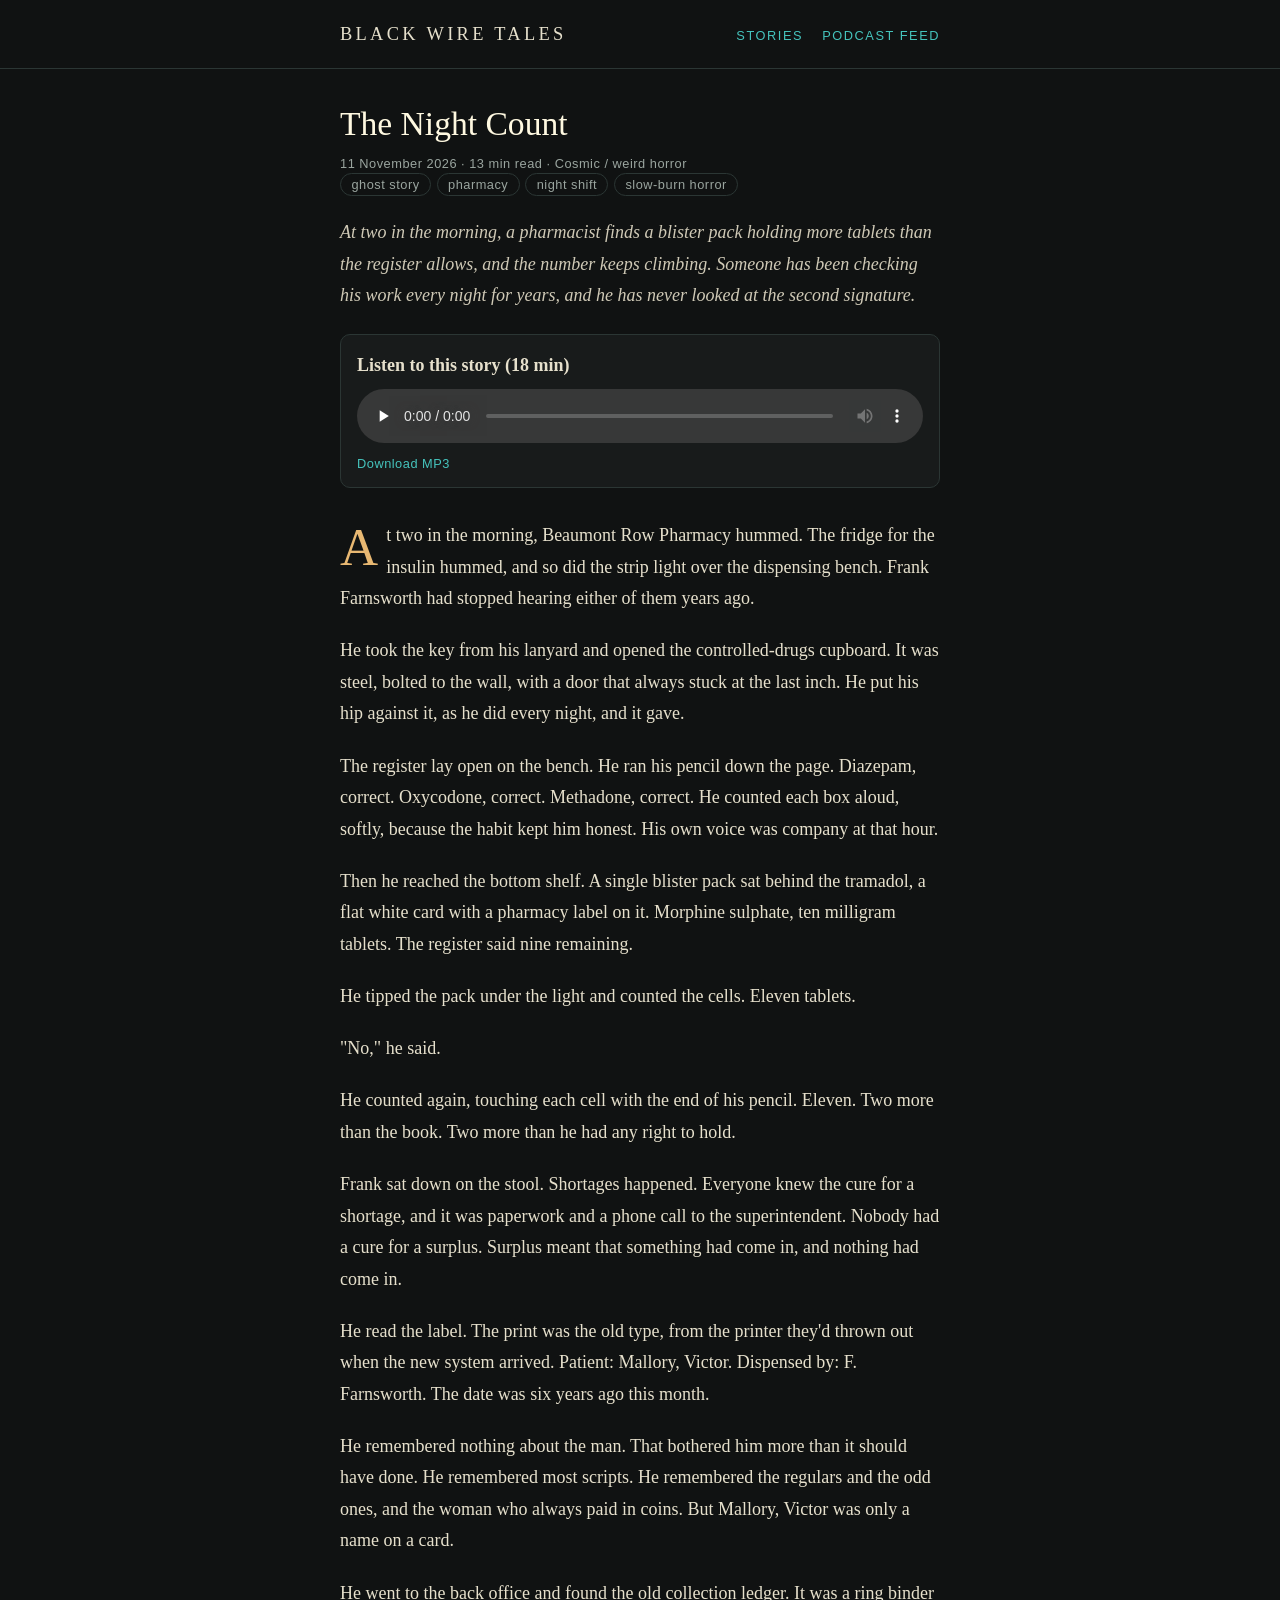
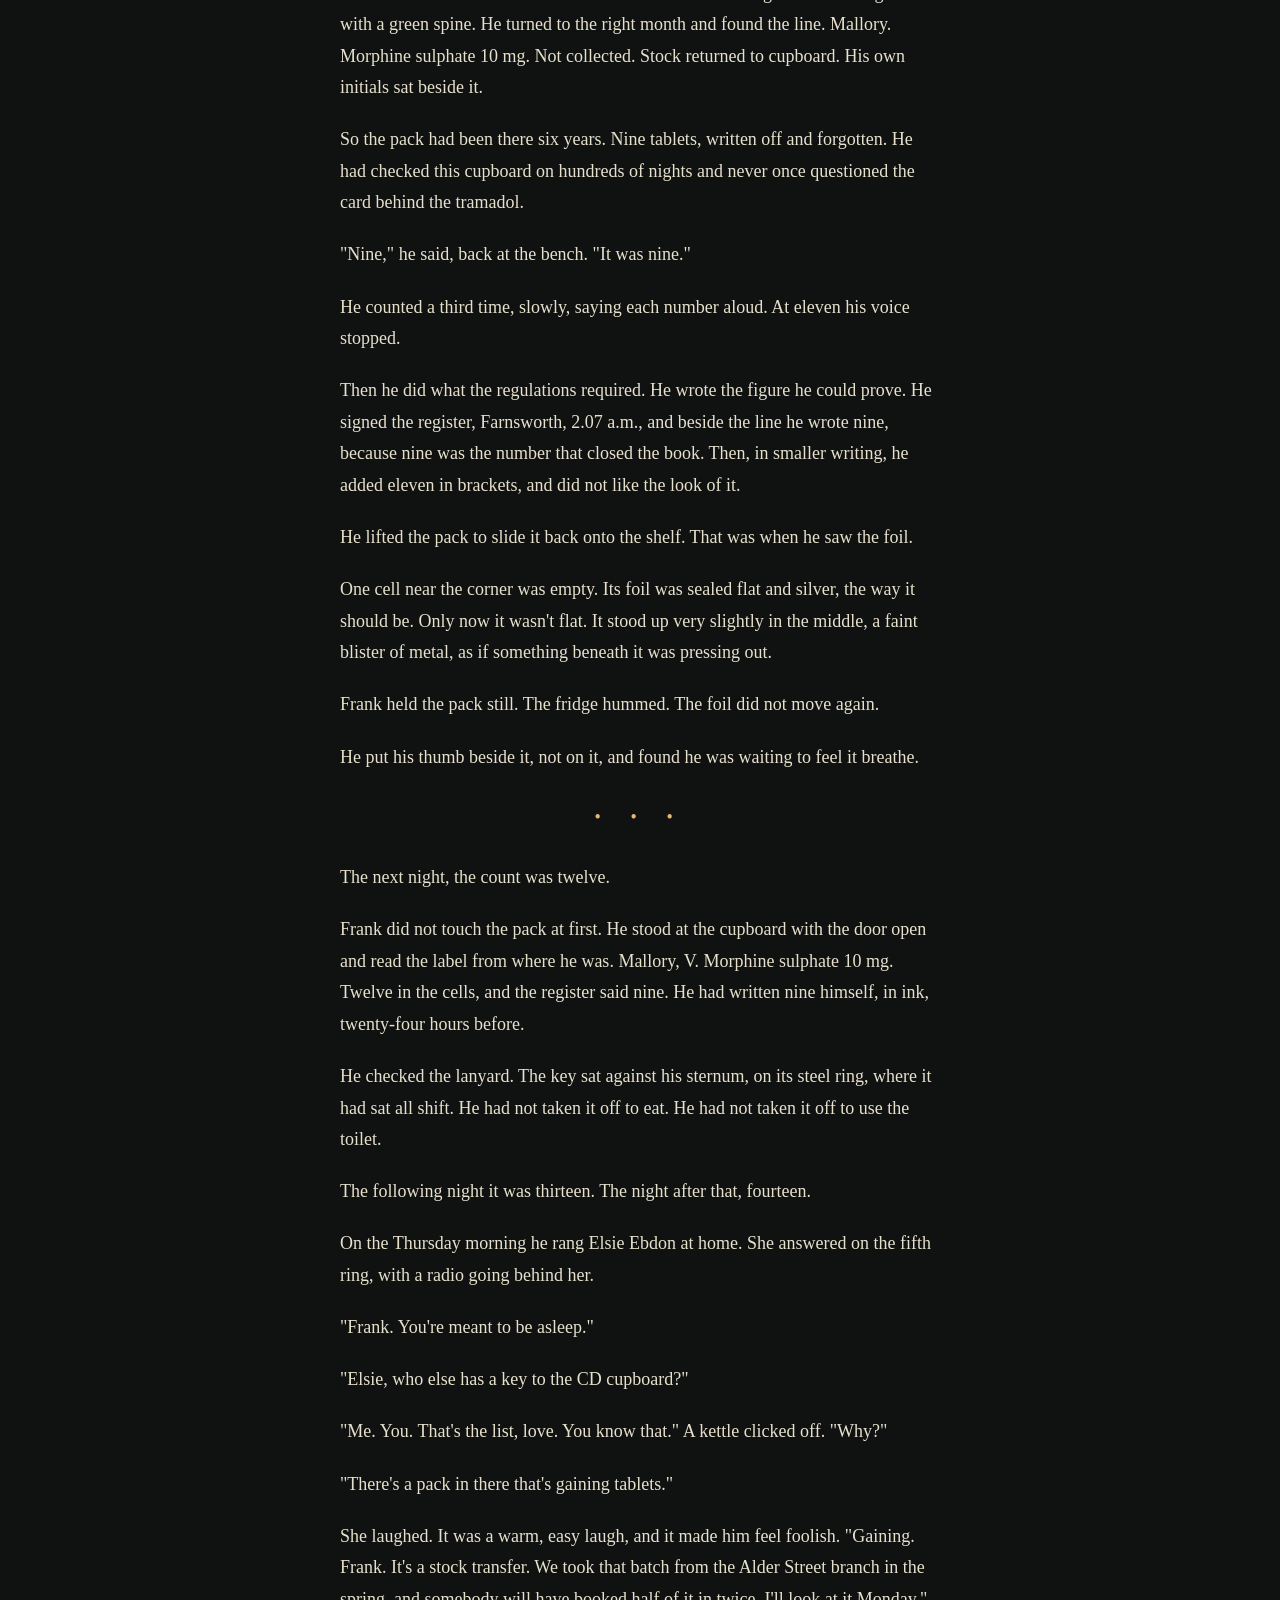
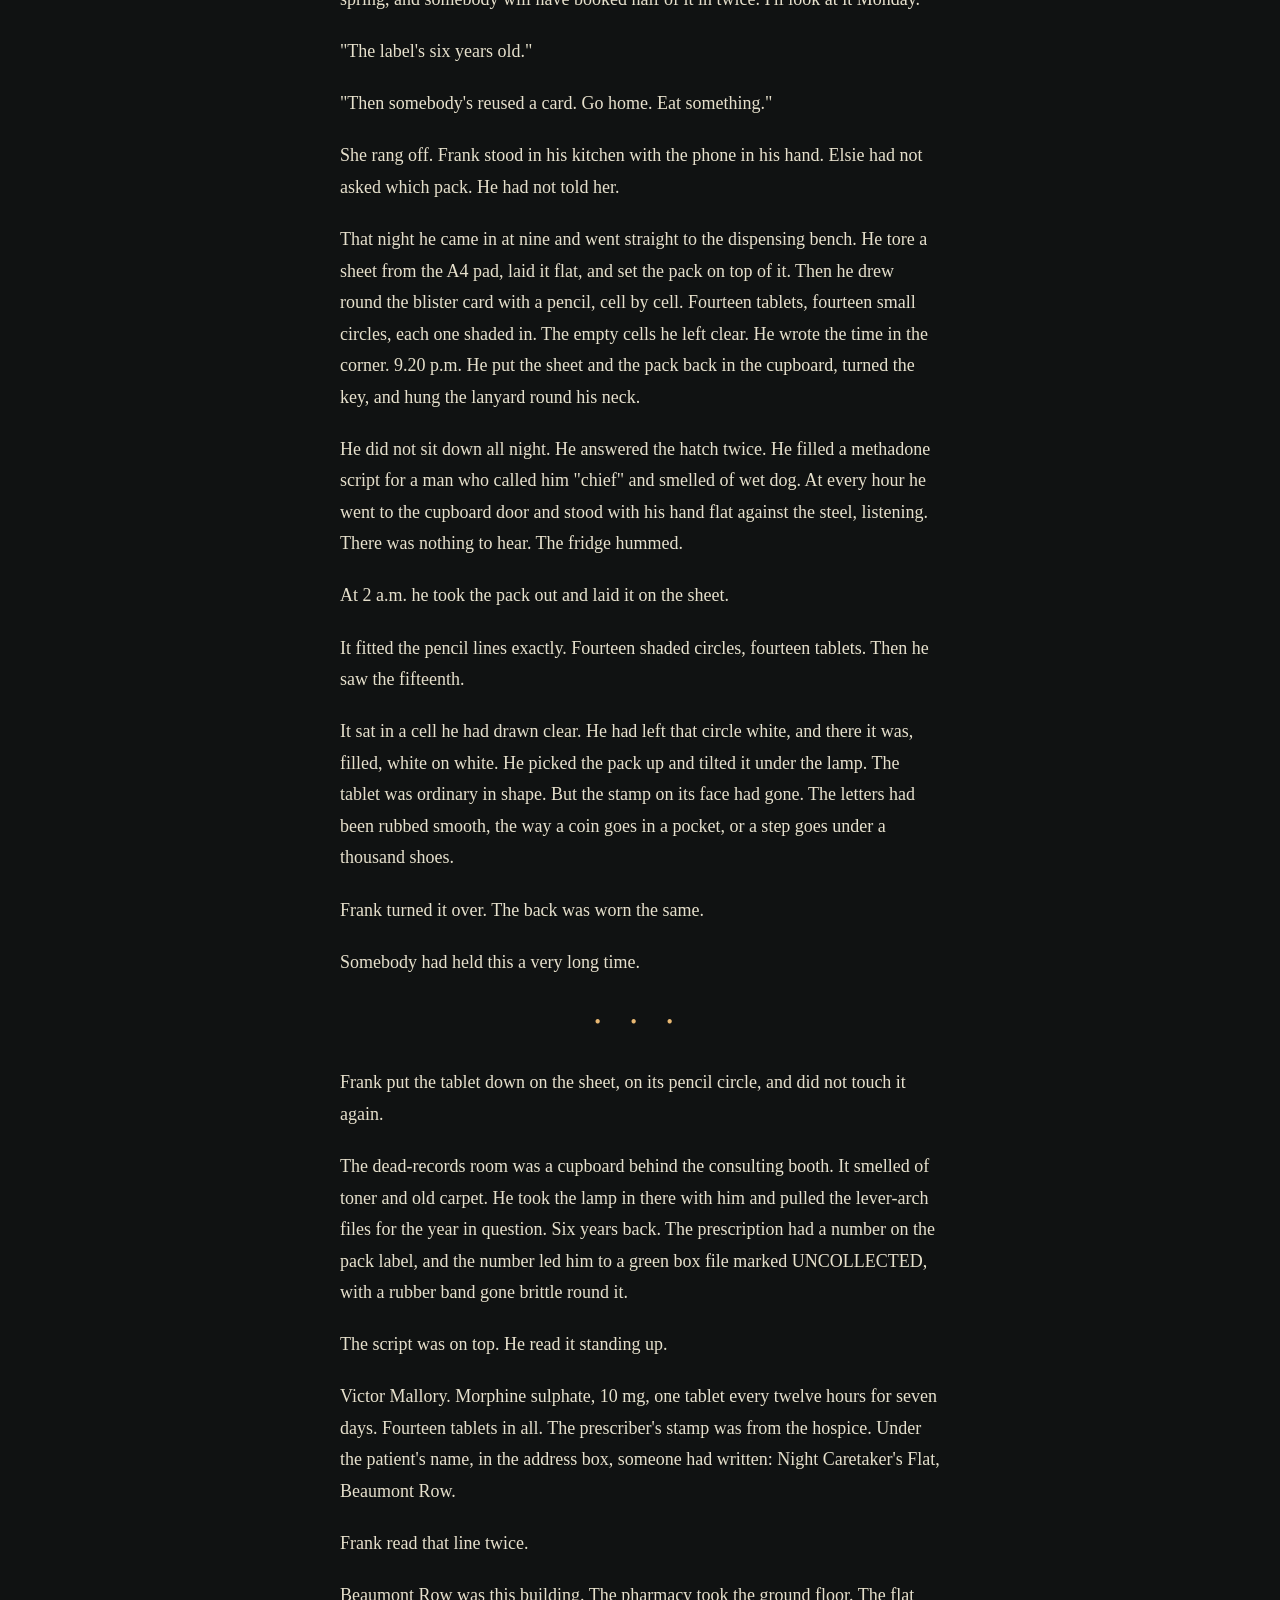
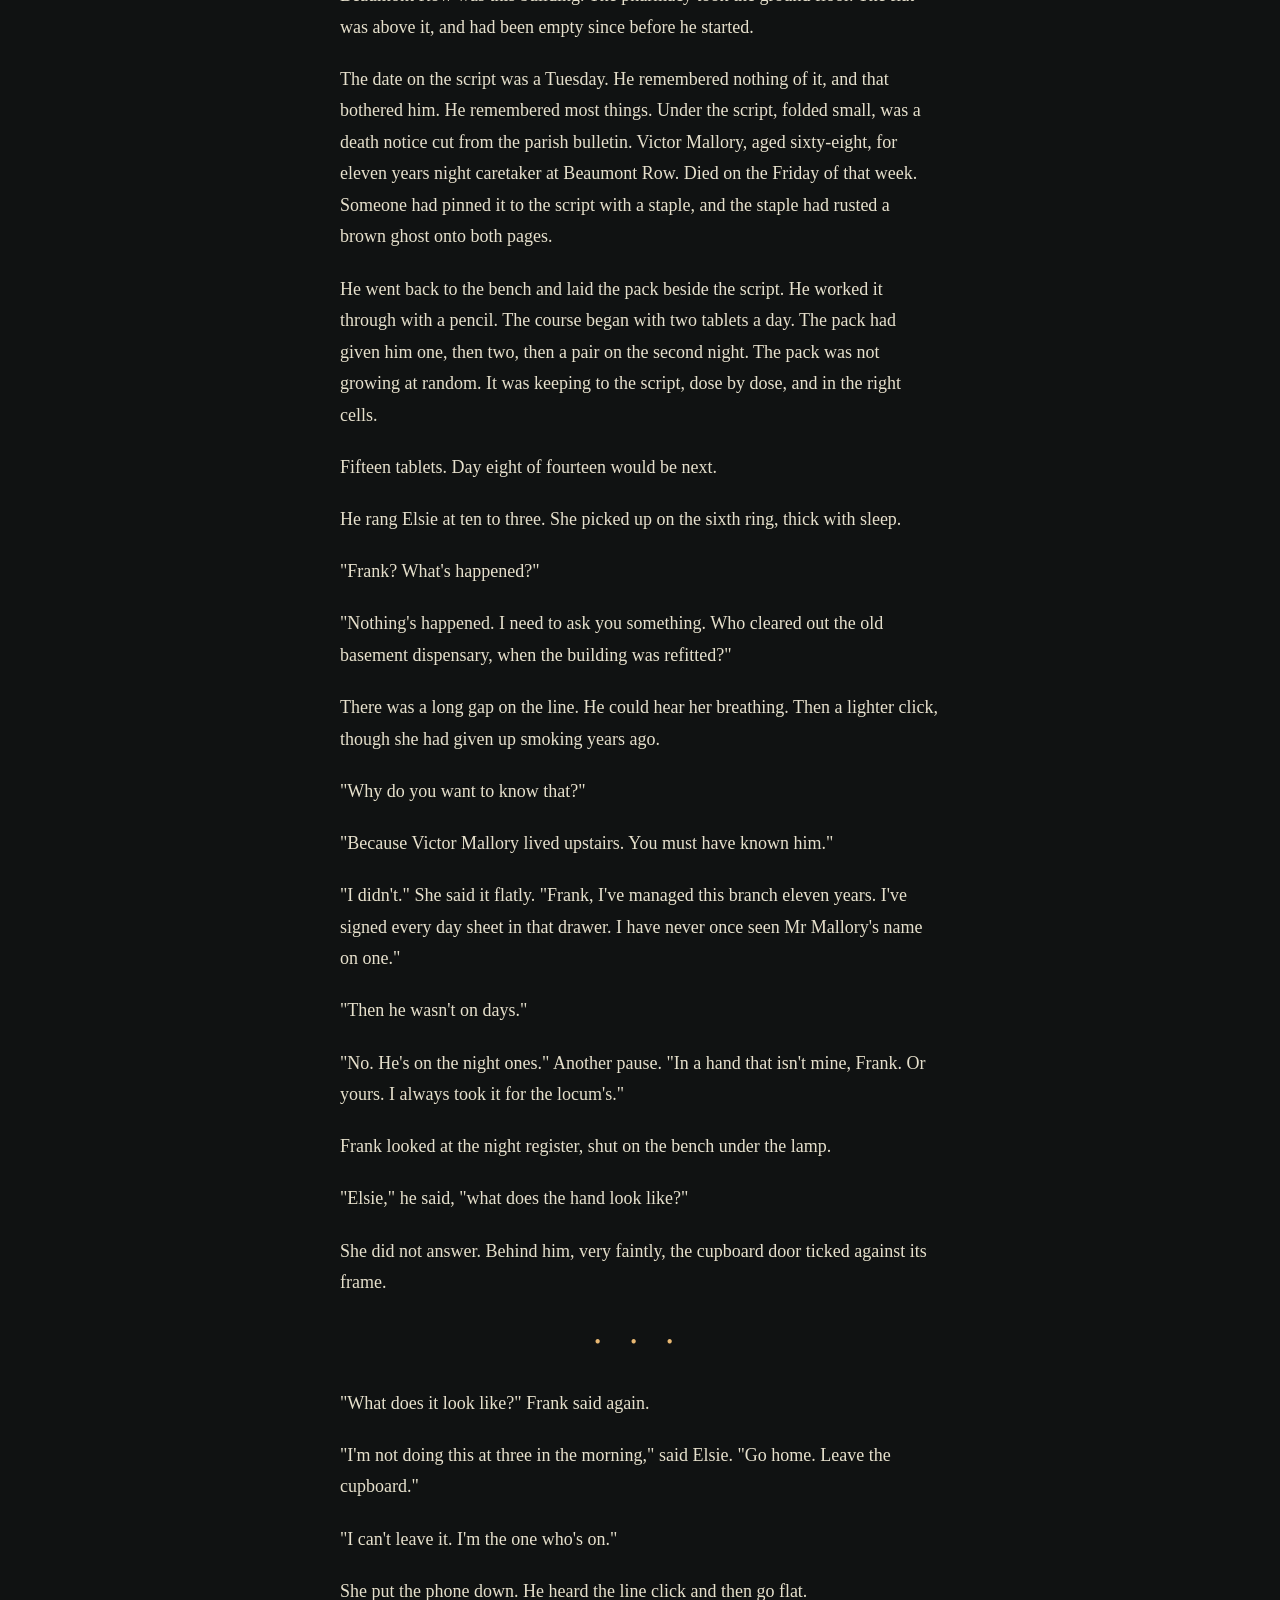
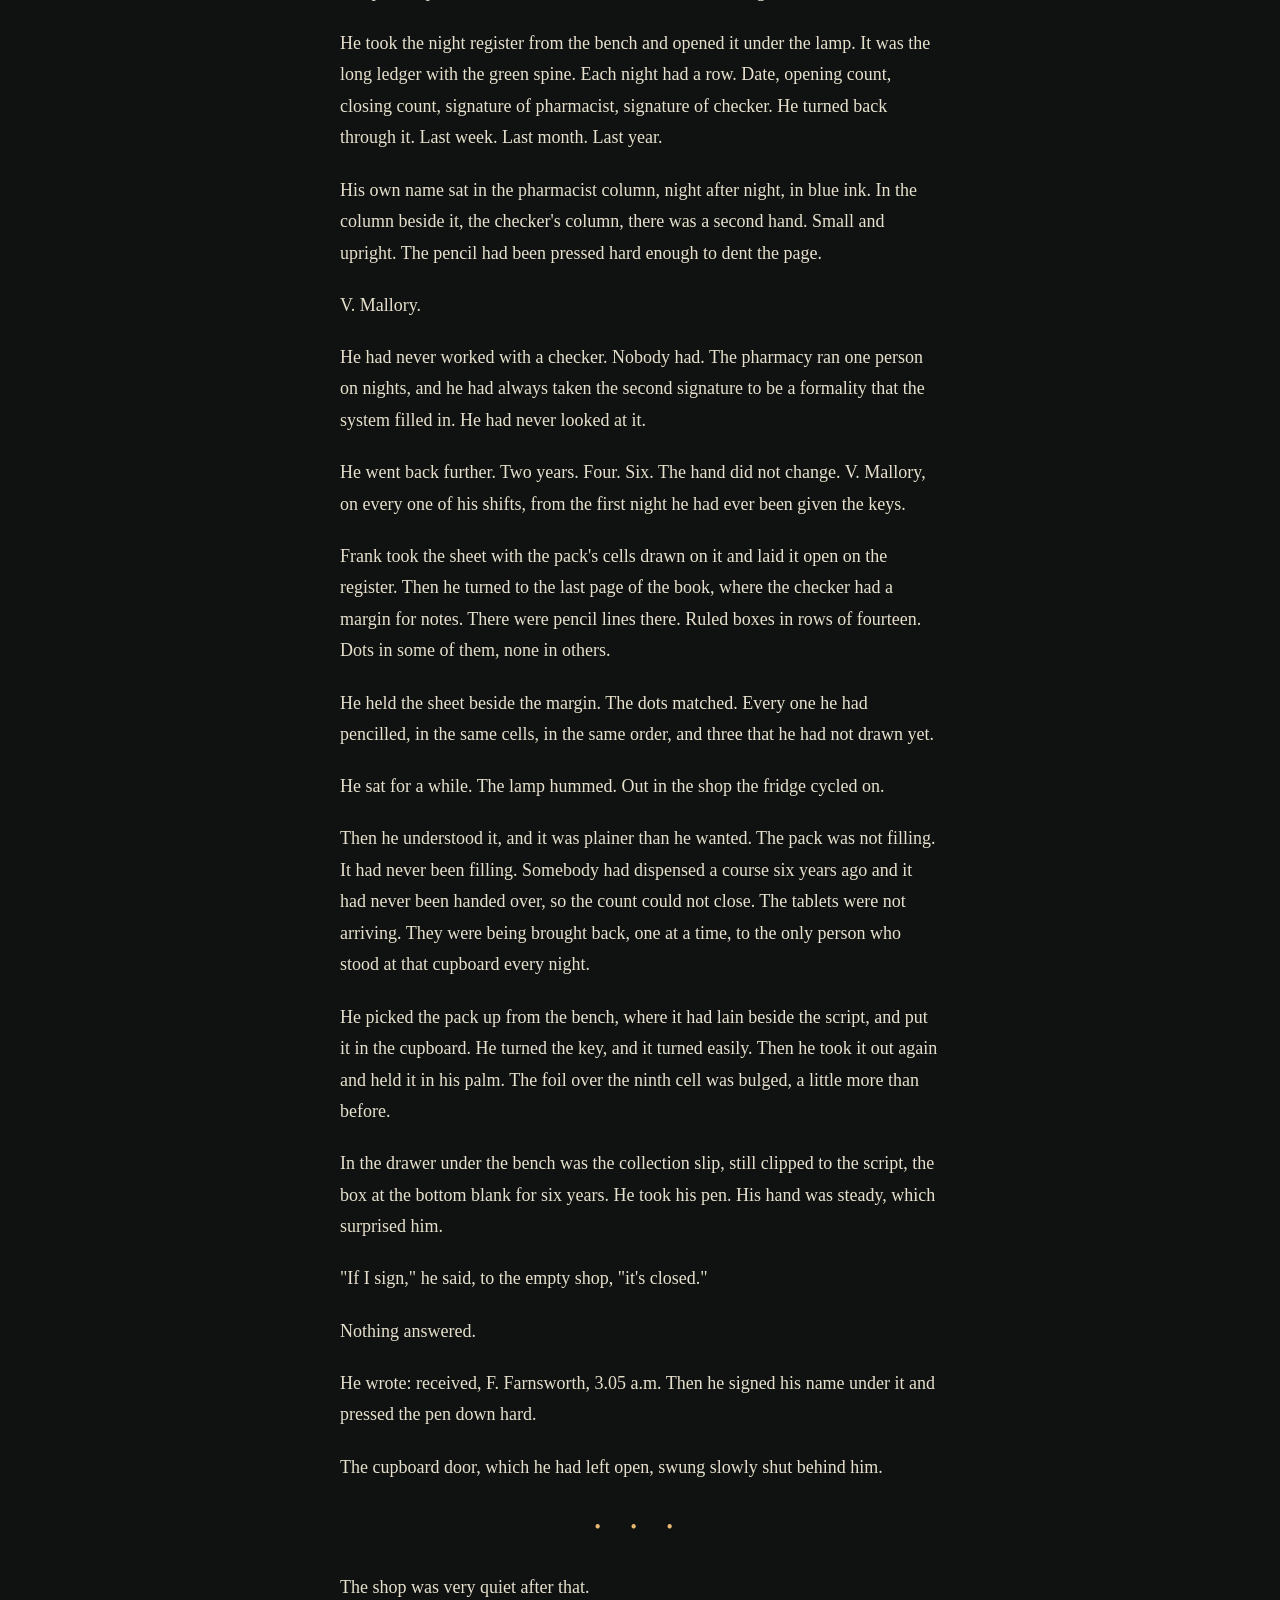
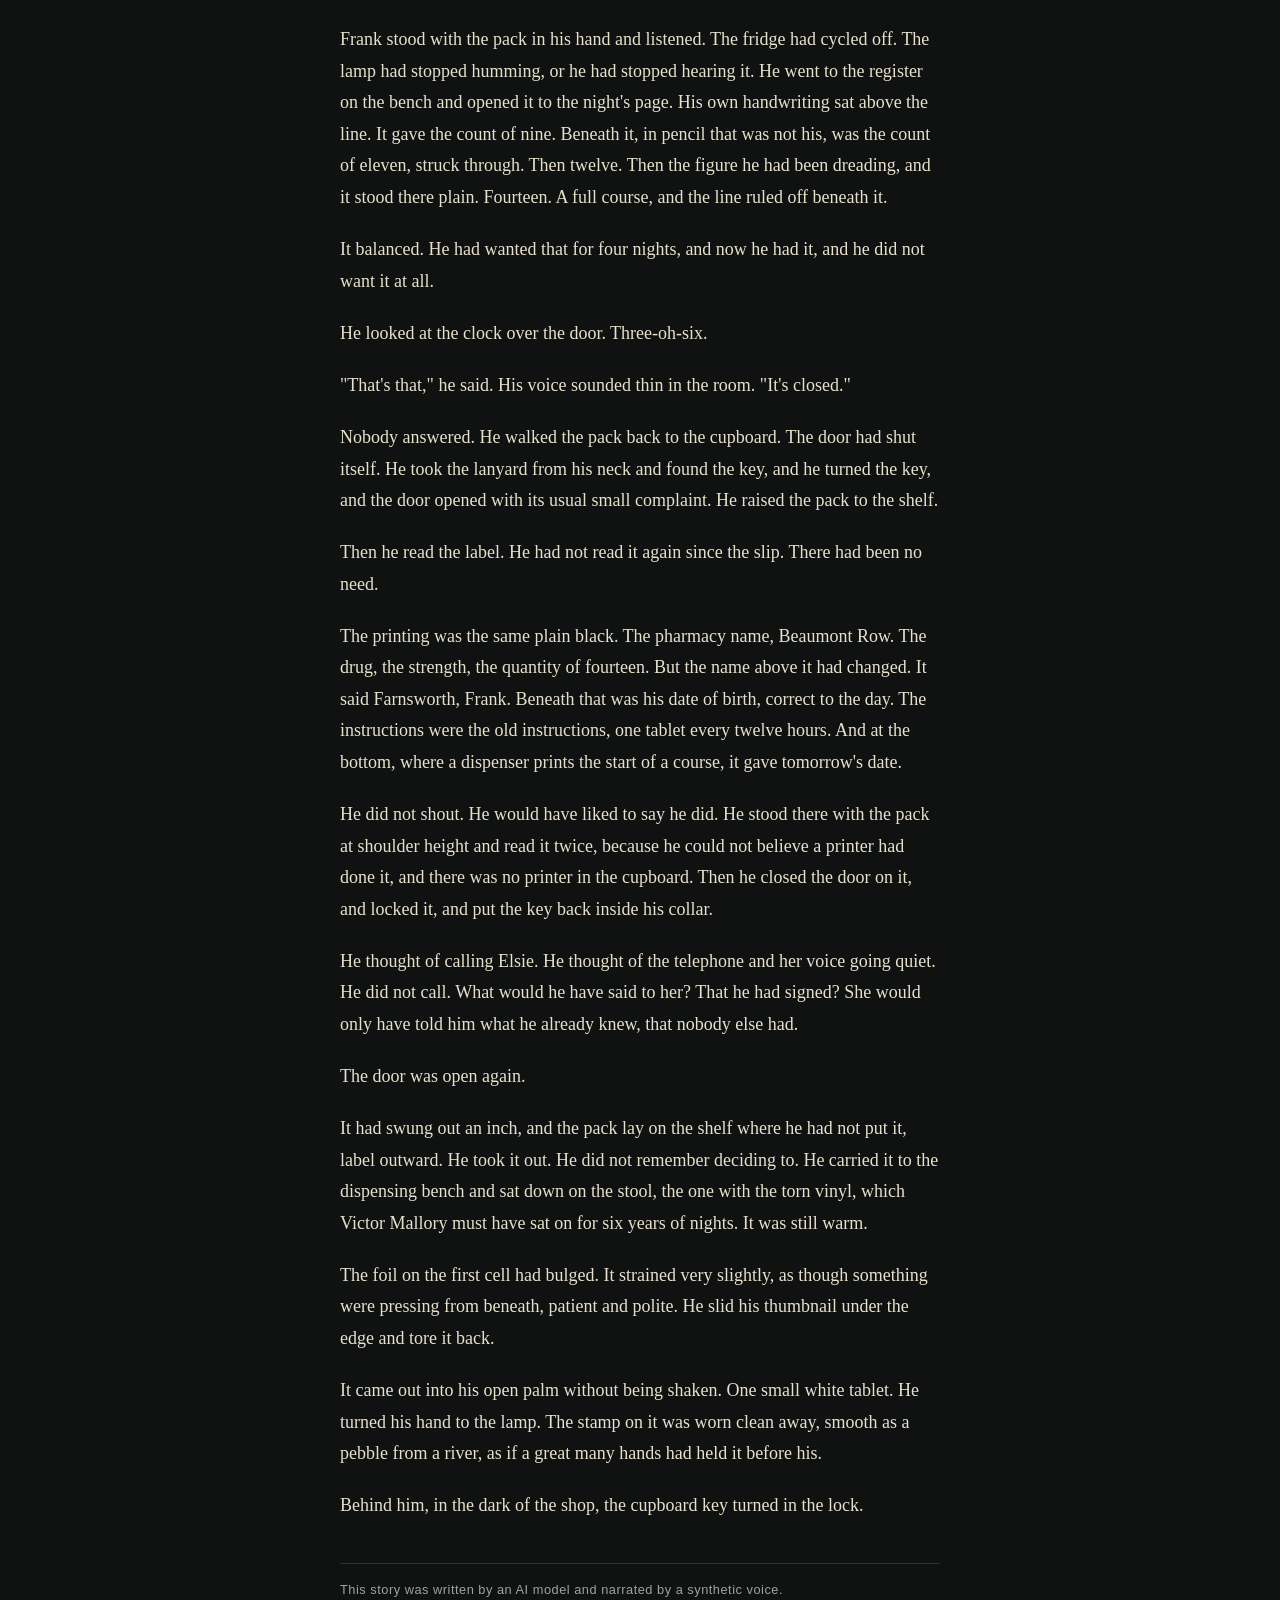
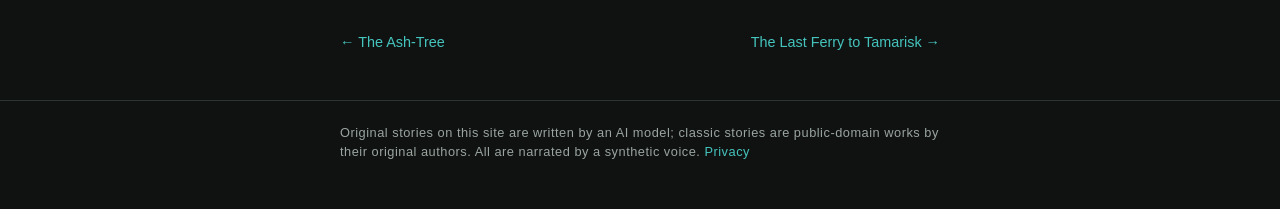
<file: stories/2026-11-09-the-night-count/index.html>
<!doctype html>
<html lang="en-gb">
<head>
<meta charset="utf-8">
<meta name="viewport" content="width=device-width,initial-scale=1">
<meta name="theme-color" content="#101212">
<title>The Night Count | Black Wire Tales</title>
<meta name="description" content="At two in the morning, a pharmacist finds a blister pack holding more tablets than the register allows, and the number keeps climbing. Someone has been checking his work every night for years, and he has never looked at the second signature.">
<meta property="og:title" content="The Night Count | Black Wire Tales">
<meta property="og:description" content="At two in the morning, a pharmacist finds a blister pack holding more tablets than the register allows, and the number keeps climbing. Someone has been checking his work every night for years, and he has never looked at the second signature.">
<meta property="og:type" content="article">
<meta property="og:url" content="https://echonoir.aportsolutions.co.uk/stories/2026-11-09-the-night-count/">
<meta property="og:image" content="https://echonoir.aportsolutions.co.uk/cover.jpg">
<link rel="canonical" href="https://echonoir.aportsolutions.co.uk/stories/2026-11-09-the-night-count/">
<link rel="alternate" type="application/rss+xml" title="Black Wire Tales stories" href="../../blog.xml">
<link rel="alternate" type="application/rss+xml" title="Black Wire Tales podcast" href="../../feed.xml">
<link rel="stylesheet" href="../../style.css">
</head>
<body>
<header class="site"><div class="wrap">
<a class="brand" href="../../index.html">Black Wire Tales</a>
<nav><a href="../../index.html">Stories</a><a href="../../feed.xml">Podcast feed</a></nav>
</div></header>
<main class="wrap">
<article>
<h1>The Night Count</h1>
<div class="meta">11 November 2026 &middot; 13 min read &middot; Cosmic / weird horror</div>
<div class="tags"><span>ghost story</span><span>pharmacy</span><span>night shift</span><span>slow-burn horror</span></div>
<p class="lede">At two in the morning, a pharmacist finds a blister pack holding more tablets than the register allows, and the number keeps climbing. Someone has been checking his work every night for years, and he has never looked at the second signature.</p>
<div class="player"><strong>Listen to this story (18 min)</strong><audio controls preload="none" src="../../episodes/2026-11-09-the-night-count.mp3"></audio><div class="small"><a href="../../episodes/2026-11-09-the-night-count.mp3" download>Download MP3</a></div></div>
<div class="body">
<p>At two in the morning, Beaumont Row Pharmacy hummed. The fridge for the insulin hummed, and so did the strip light over the dispensing bench. Frank Farnsworth had stopped hearing either of them years ago.</p>
<p>He took the key from his lanyard and opened the controlled-drugs cupboard. It was steel, bolted to the wall, with a door that always stuck at the last inch. He put his hip against it, as he did every night, and it gave.</p>
<p>The register lay open on the bench. He ran his pencil down the page. Diazepam, correct. Oxycodone, correct. Methadone, correct. He counted each box aloud, softly, because the habit kept him honest. His own voice was company at that hour.</p>
<p>Then he reached the bottom shelf. A single blister pack sat behind the tramadol, a flat white card with a pharmacy label on it. Morphine sulphate, ten milligram tablets. The register said nine remaining.</p>
<p>He tipped the pack under the light and counted the cells. Eleven tablets.</p>
<p>&quot;No,&quot; he said.</p>
<p>He counted again, touching each cell with the end of his pencil. Eleven. Two more than the book. Two more than he had any right to hold.</p>
<p>Frank sat down on the stool. Shortages happened. Everyone knew the cure for a shortage, and it was paperwork and a phone call to the superintendent. Nobody had a cure for a surplus. Surplus meant that something had come in, and nothing had come in.</p>
<p>He read the label. The print was the old type, from the printer they&#x27;d thrown out when the new system arrived. Patient: Mallory, Victor. Dispensed by: F. Farnsworth. The date was six years ago this month.</p>
<p>He remembered nothing about the man. That bothered him more than it should have done. He remembered most scripts. He remembered the regulars and the odd ones, and the woman who always paid in coins. But Mallory, Victor was only a name on a card.</p>
<p>He went to the back office and found the old collection ledger. It was a ring binder with a green spine. He turned to the right month and found the line. Mallory. Morphine sulphate 10 mg. Not collected. Stock returned to cupboard. His own initials sat beside it.</p>
<p>So the pack had been there six years. Nine tablets, written off and forgotten. He had checked this cupboard on hundreds of nights and never once questioned the card behind the tramadol.</p>
<p>&quot;Nine,&quot; he said, back at the bench. &quot;It was nine.&quot;</p>
<p>He counted a third time, slowly, saying each number aloud. At eleven his voice stopped.</p>
<p>Then he did what the regulations required. He wrote the figure he could prove. He signed the register, Farnsworth, 2.07 a.m., and beside the line he wrote nine, because nine was the number that closed the book. Then, in smaller writing, he added eleven in brackets, and did not like the look of it.</p>
<p>He lifted the pack to slide it back onto the shelf. That was when he saw the foil.</p>
<p>One cell near the corner was empty. Its foil was sealed flat and silver, the way it should be. Only now it wasn&#x27;t flat. It stood up very slightly in the middle, a faint blister of metal, as if something beneath it was pressing out.</p>
<p>Frank held the pack still. The fridge hummed. The foil did not move again.</p>
<p>He put his thumb beside it, not on it, and found he was waiting to feel it breathe.</p>
<p class="break" aria-hidden="true">&bull; &bull; &bull;</p>
<p>The next night, the count was twelve.</p>
<p>Frank did not touch the pack at first. He stood at the cupboard with the door open and read the label from where he was. Mallory, V. Morphine sulphate 10 mg. Twelve in the cells, and the register said nine. He had written nine himself, in ink, twenty-four hours before.</p>
<p>He checked the lanyard. The key sat against his sternum, on its steel ring, where it had sat all shift. He had not taken it off to eat. He had not taken it off to use the toilet.</p>
<p>The following night it was thirteen. The night after that, fourteen.</p>
<p>On the Thursday morning he rang Elsie Ebdon at home. She answered on the fifth ring, with a radio going behind her.</p>
<p>&quot;Frank. You&#x27;re meant to be asleep.&quot;</p>
<p>&quot;Elsie, who else has a key to the CD cupboard?&quot;</p>
<p>&quot;Me. You. That&#x27;s the list, love. You know that.&quot; A kettle clicked off. &quot;Why?&quot;</p>
<p>&quot;There&#x27;s a pack in there that&#x27;s gaining tablets.&quot;</p>
<p>She laughed. It was a warm, easy laugh, and it made him feel foolish. &quot;Gaining. Frank. It&#x27;s a stock transfer. We took that batch from the Alder Street branch in the spring, and somebody will have booked half of it in twice. I&#x27;ll look at it Monday.&quot;</p>
<p>&quot;The label&#x27;s six years old.&quot;</p>
<p>&quot;Then somebody&#x27;s reused a card. Go home. Eat something.&quot;</p>
<p>She rang off. Frank stood in his kitchen with the phone in his hand. Elsie had not asked which pack. He had not told her.</p>
<p>That night he came in at nine and went straight to the dispensing bench. He tore a sheet from the A4 pad, laid it flat, and set the pack on top of it. Then he drew round the blister card with a pencil, cell by cell. Fourteen tablets, fourteen small circles, each one shaded in. The empty cells he left clear. He wrote the time in the corner. 9.20 p.m. He put the sheet and the pack back in the cupboard, turned the key, and hung the lanyard round his neck.</p>
<p>He did not sit down all night. He answered the hatch twice. He filled a methadone script for a man who called him &quot;chief&quot; and smelled of wet dog. At every hour he went to the cupboard door and stood with his hand flat against the steel, listening. There was nothing to hear. The fridge hummed.</p>
<p>At 2 a.m. he took the pack out and laid it on the sheet.</p>
<p>It fitted the pencil lines exactly. Fourteen shaded circles, fourteen tablets. Then he saw the fifteenth.</p>
<p>It sat in a cell he had drawn clear. He had left that circle white, and there it was, filled, white on white. He picked the pack up and tilted it under the lamp. The tablet was ordinary in shape. But the stamp on its face had gone. The letters had been rubbed smooth, the way a coin goes in a pocket, or a step goes under a thousand shoes.</p>
<p>Frank turned it over. The back was worn the same.</p>
<p>Somebody had held this a very long time.</p>
<p class="break" aria-hidden="true">&bull; &bull; &bull;</p>
<p>Frank put the tablet down on the sheet, on its pencil circle, and did not touch it again.</p>
<p>The dead-records room was a cupboard behind the consulting booth. It smelled of toner and old carpet. He took the lamp in there with him and pulled the lever-arch files for the year in question. Six years back. The prescription had a number on the pack label, and the number led him to a green box file marked UNCOLLECTED, with a rubber band gone brittle round it.</p>
<p>The script was on top. He read it standing up.</p>
<p>Victor Mallory. Morphine sulphate, 10 mg, one tablet every twelve hours for seven days. Fourteen tablets in all. The prescriber&#x27;s stamp was from the hospice. Under the patient&#x27;s name, in the address box, someone had written: Night Caretaker&#x27;s Flat, Beaumont Row.</p>
<p>Frank read that line twice.</p>
<p>Beaumont Row was this building. The pharmacy took the ground floor. The flat was above it, and had been empty since before he started.</p>
<p>The date on the script was a Tuesday. He remembered nothing of it, and that bothered him. He remembered most things. Under the script, folded small, was a death notice cut from the parish bulletin. Victor Mallory, aged sixty-eight, for eleven years night caretaker at Beaumont Row. Died on the Friday of that week. Someone had pinned it to the script with a staple, and the staple had rusted a brown ghost onto both pages.</p>
<p>He went back to the bench and laid the pack beside the script. He worked it through with a pencil. The course began with two tablets a day. The pack had given him one, then two, then a pair on the second night. The pack was not growing at random. It was keeping to the script, dose by dose, and in the right cells.</p>
<p>Fifteen tablets. Day eight of fourteen would be next.</p>
<p>He rang Elsie at ten to three. She picked up on the sixth ring, thick with sleep.</p>
<p>&quot;Frank? What&#x27;s happened?&quot;</p>
<p>&quot;Nothing&#x27;s happened. I need to ask you something. Who cleared out the old basement dispensary, when the building was refitted?&quot;</p>
<p>There was a long gap on the line. He could hear her breathing. Then a lighter click, though she had given up smoking years ago.</p>
<p>&quot;Why do you want to know that?&quot;</p>
<p>&quot;Because Victor Mallory lived upstairs. You must have known him.&quot;</p>
<p>&quot;I didn&#x27;t.&quot; She said it flatly. &quot;Frank, I&#x27;ve managed this branch eleven years. I&#x27;ve signed every day sheet in that drawer. I have never once seen Mr Mallory&#x27;s name on one.&quot;</p>
<p>&quot;Then he wasn&#x27;t on days.&quot;</p>
<p>&quot;No. He&#x27;s on the night ones.&quot; Another pause. &quot;In a hand that isn&#x27;t mine, Frank. Or yours. I always took it for the locum&#x27;s.&quot;</p>
<p>Frank looked at the night register, shut on the bench under the lamp.</p>
<p>&quot;Elsie,&quot; he said, &quot;what does the hand look like?&quot;</p>
<p>She did not answer. Behind him, very faintly, the cupboard door ticked against its frame.</p>
<p class="break" aria-hidden="true">&bull; &bull; &bull;</p>
<p>&quot;What does it look like?&quot; Frank said again.</p>
<p>&quot;I&#x27;m not doing this at three in the morning,&quot; said Elsie. &quot;Go home. Leave the cupboard.&quot;</p>
<p>&quot;I can&#x27;t leave it. I&#x27;m the one who&#x27;s on.&quot;</p>
<p>She put the phone down. He heard the line click and then go flat.</p>
<p>He took the night register from the bench and opened it under the lamp. It was the long ledger with the green spine. Each night had a row. Date, opening count, closing count, signature of pharmacist, signature of checker. He turned back through it. Last week. Last month. Last year.</p>
<p>His own name sat in the pharmacist column, night after night, in blue ink. In the column beside it, the checker&#x27;s column, there was a second hand. Small and upright. The pencil had been pressed hard enough to dent the page.</p>
<p>V. Mallory.</p>
<p>He had never worked with a checker. Nobody had. The pharmacy ran one person on nights, and he had always taken the second signature to be a formality that the system filled in. He had never looked at it.</p>
<p>He went back further. Two years. Four. Six. The hand did not change. V. Mallory, on every one of his shifts, from the first night he had ever been given the keys.</p>
<p>Frank took the sheet with the pack&#x27;s cells drawn on it and laid it open on the register. Then he turned to the last page of the book, where the checker had a margin for notes. There were pencil lines there. Ruled boxes in rows of fourteen. Dots in some of them, none in others.</p>
<p>He held the sheet beside the margin. The dots matched. Every one he had pencilled, in the same cells, in the same order, and three that he had not drawn yet.</p>
<p>He sat for a while. The lamp hummed. Out in the shop the fridge cycled on.</p>
<p>Then he understood it, and it was plainer than he wanted. The pack was not filling. It had never been filling. Somebody had dispensed a course six years ago and it had never been handed over, so the count could not close. The tablets were not arriving. They were being brought back, one at a time, to the only person who stood at that cupboard every night.</p>
<p>He picked the pack up from the bench, where it had lain beside the script, and put it in the cupboard. He turned the key, and it turned easily. Then he took it out again and held it in his palm. The foil over the ninth cell was bulged, a little more than before.</p>
<p>In the drawer under the bench was the collection slip, still clipped to the script, the box at the bottom blank for six years. He took his pen. His hand was steady, which surprised him.</p>
<p>&quot;If I sign,&quot; he said, to the empty shop, &quot;it&#x27;s closed.&quot;</p>
<p>Nothing answered.</p>
<p>He wrote: received, F. Farnsworth, 3.05 a.m. Then he signed his name under it and pressed the pen down hard.</p>
<p>The cupboard door, which he had left open, swung slowly shut behind him.</p>
<p class="break" aria-hidden="true">&bull; &bull; &bull;</p>
<p>The shop was very quiet after that.</p>
<p>Frank stood with the pack in his hand and listened. The fridge had cycled off. The lamp had stopped humming, or he had stopped hearing it. He went to the register on the bench and opened it to the night&#x27;s page. His own handwriting sat above the line. It gave the count of nine. Beneath it, in pencil that was not his, was the count of eleven, struck through. Then twelve. Then the figure he had been dreading, and it stood there plain. Fourteen. A full course, and the line ruled off beneath it.</p>
<p>It balanced. He had wanted that for four nights, and now he had it, and he did not want it at all.</p>
<p>He looked at the clock over the door. Three-oh-six.</p>
<p>&quot;That&#x27;s that,&quot; he said. His voice sounded thin in the room. &quot;It&#x27;s closed.&quot;</p>
<p>Nobody answered. He walked the pack back to the cupboard. The door had shut itself. He took the lanyard from his neck and found the key, and he turned the key, and the door opened with its usual small complaint. He raised the pack to the shelf.</p>
<p>Then he read the label. He had not read it again since the slip. There had been no need.</p>
<p>The printing was the same plain black. The pharmacy name, Beaumont Row. The drug, the strength, the quantity of fourteen. But the name above it had changed. It said Farnsworth, Frank. Beneath that was his date of birth, correct to the day. The instructions were the old instructions, one tablet every twelve hours. And at the bottom, where a dispenser prints the start of a course, it gave tomorrow&#x27;s date.</p>
<p>He did not shout. He would have liked to say he did. He stood there with the pack at shoulder height and read it twice, because he could not believe a printer had done it, and there was no printer in the cupboard. Then he closed the door on it, and locked it, and put the key back inside his collar.</p>
<p>He thought of calling Elsie. He thought of the telephone and her voice going quiet. He did not call. What would he have said to her? That he had signed? She would only have told him what he already knew, that nobody else had.</p>
<p>The door was open again.</p>
<p>It had swung out an inch, and the pack lay on the shelf where he had not put it, label outward. He took it out. He did not remember deciding to. He carried it to the dispensing bench and sat down on the stool, the one with the torn vinyl, which Victor Mallory must have sat on for six years of nights. It was still warm.</p>
<p>The foil on the first cell had bulged. It strained very slightly, as though something were pressing from beneath, patient and polite. He slid his thumbnail under the edge and tore it back.</p>
<p>It came out into his open palm without being shaken. One small white tablet. He turned his hand to the lamp. The stamp on it was worn clean away, smooth as a pebble from a river, as if a great many hands had held it before his.</p>
<p>Behind him, in the dark of the shop, the cupboard key turned in the lock.</p>
</div>
<p class="small disclosure">This story was written by an AI model and narrated by a synthetic voice.</p>
</article>
<nav class="pager"><a href="../2026-11-05-the-ash-tree/index.html">&larr; The Ash-Tree</a><a href="../2026-11-13-the-last-ferry-to-tamarisk/index.html">The Last Ferry to Tamarisk &rarr;</a></nav>
</main>
<footer class="site"><div class="wrap small">Original stories on this site are written by an AI model; classic stories are public-domain works by their original authors. All are narrated by a synthetic voice. <a href="../../privacy.html">Privacy</a></div></footer>
</body>
</html>
</file>
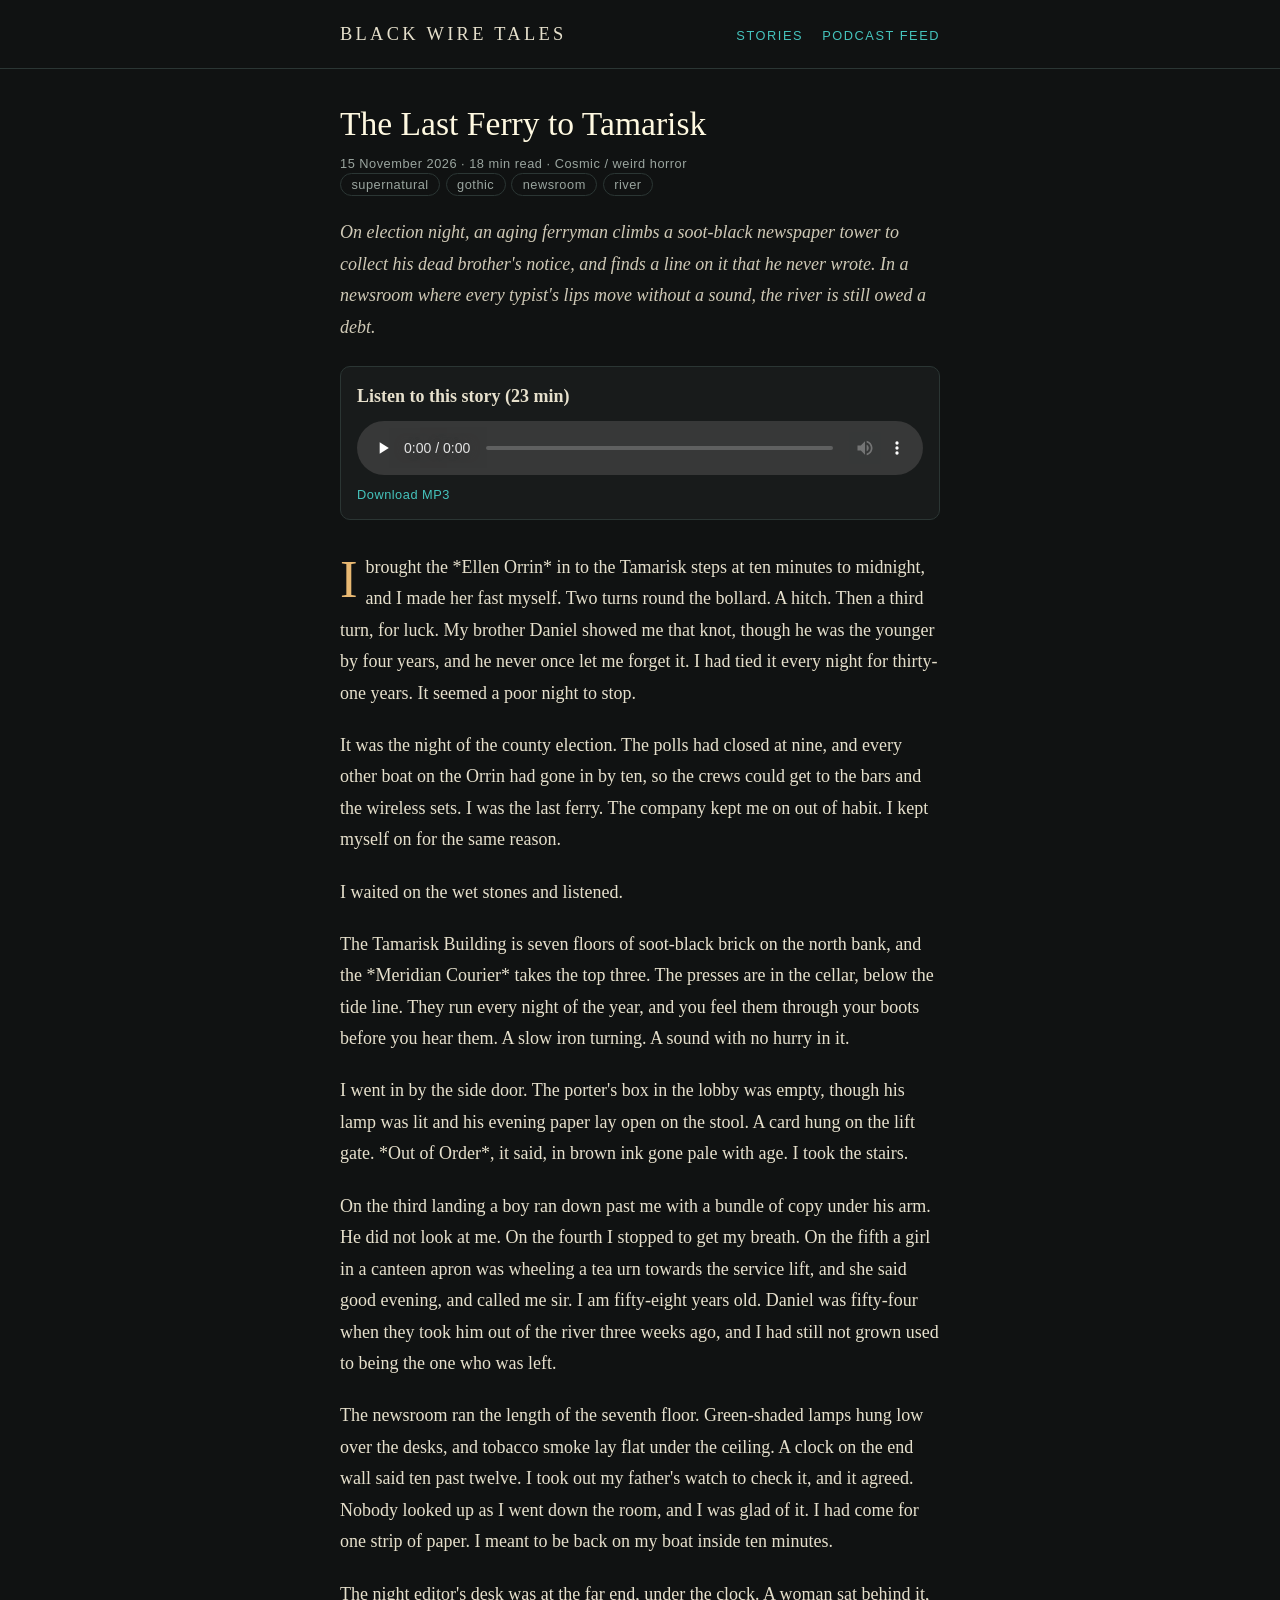
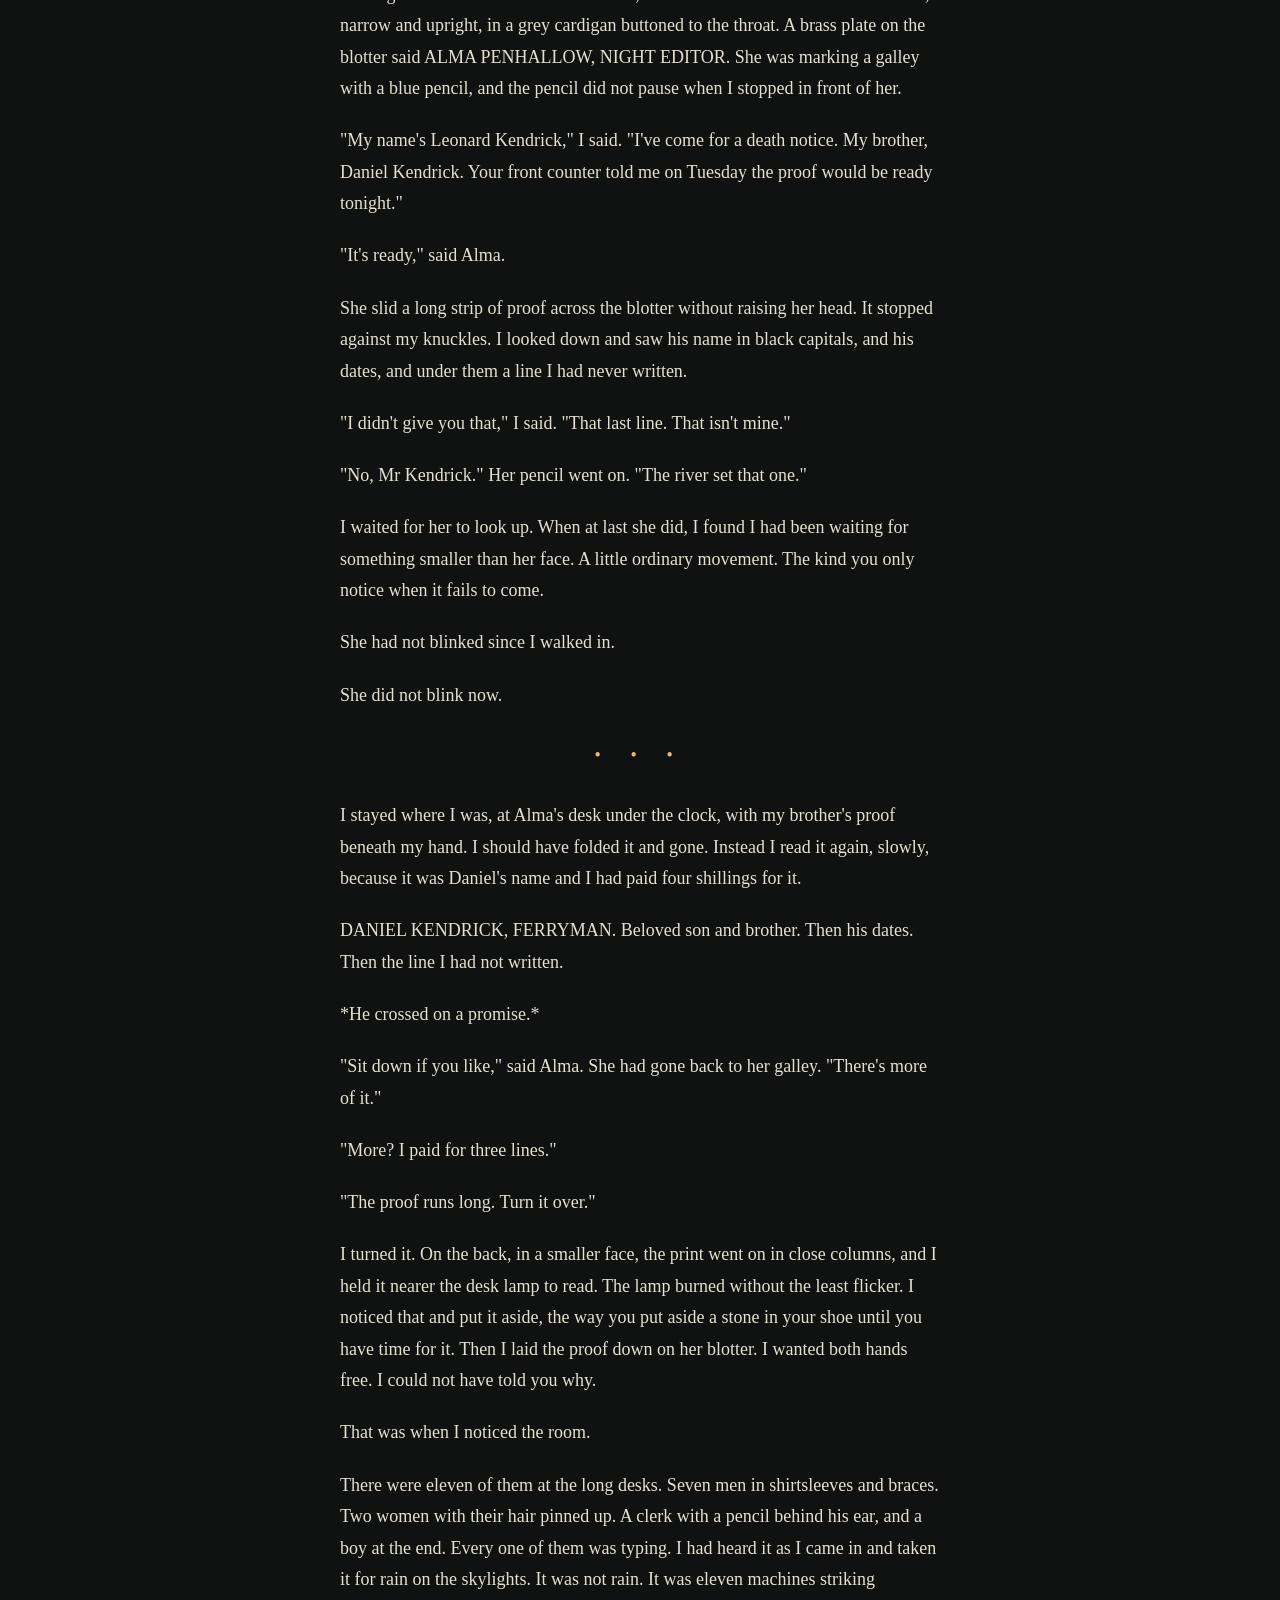
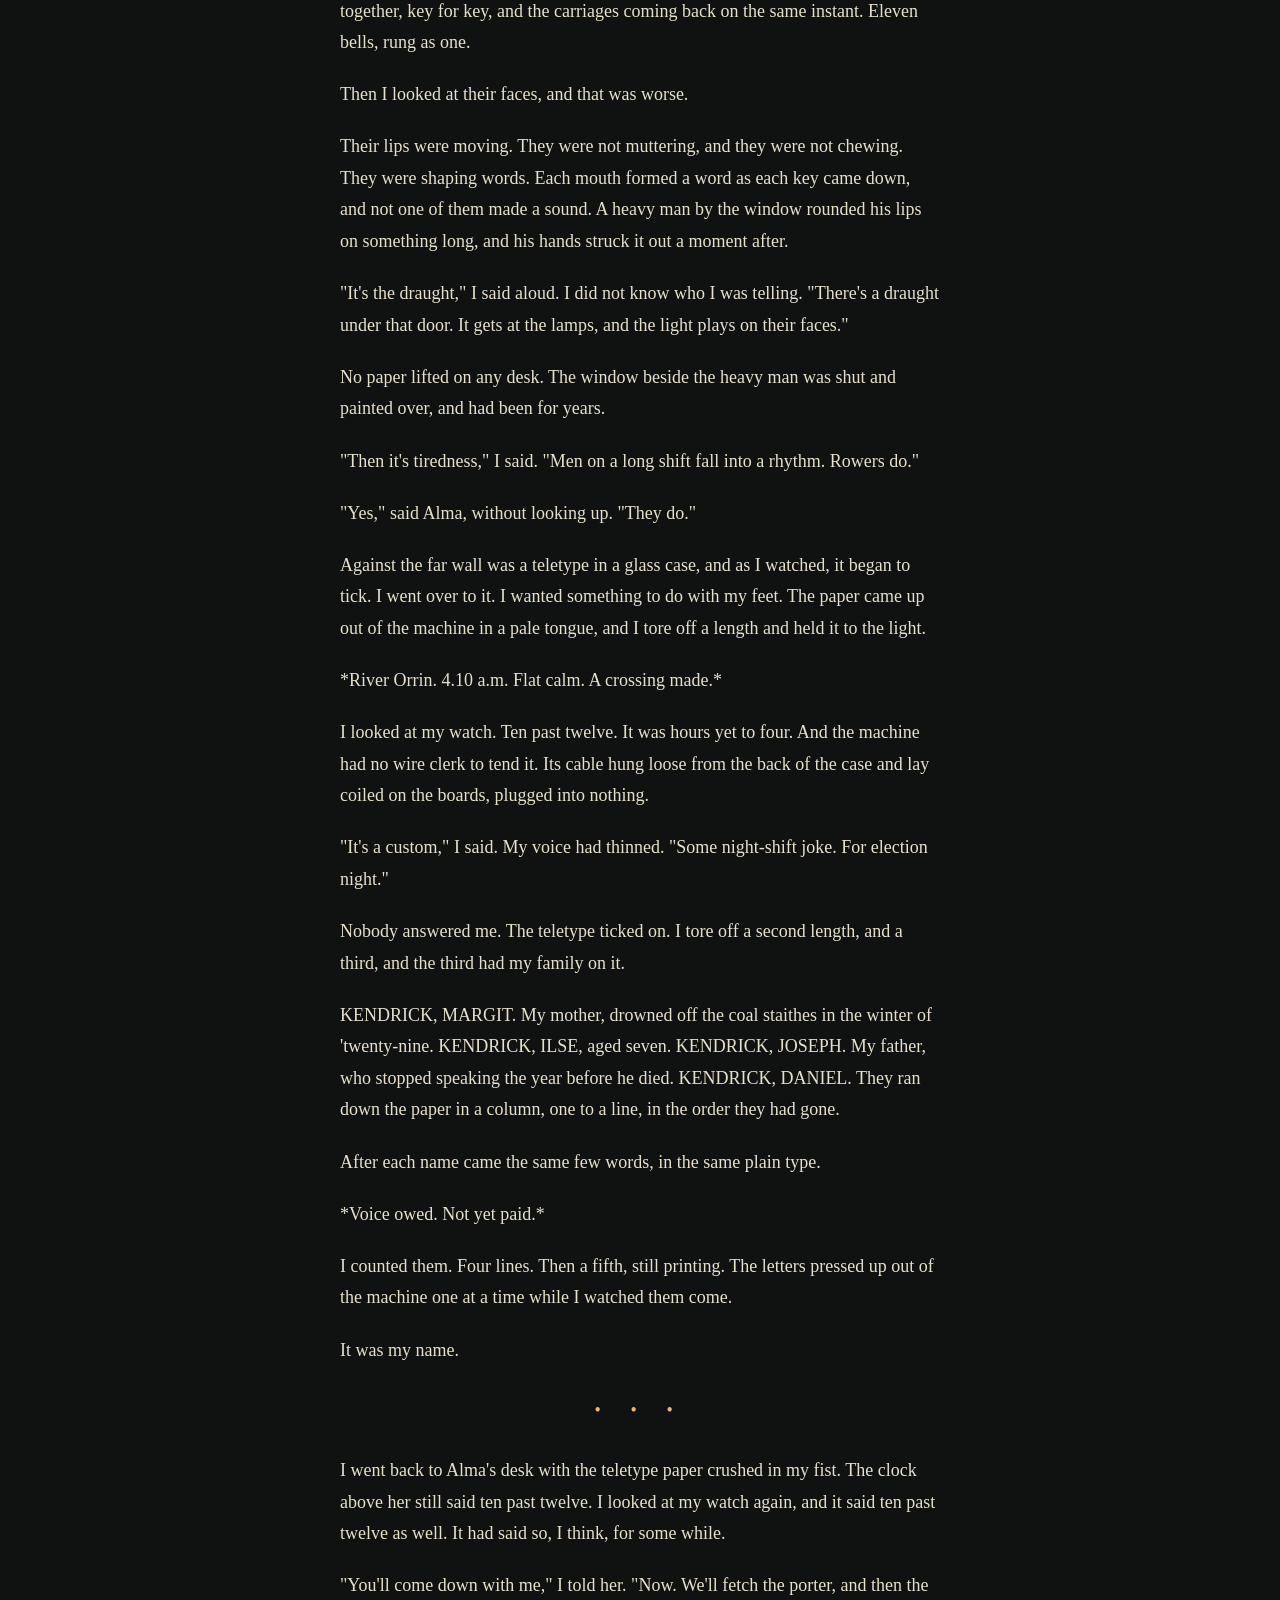
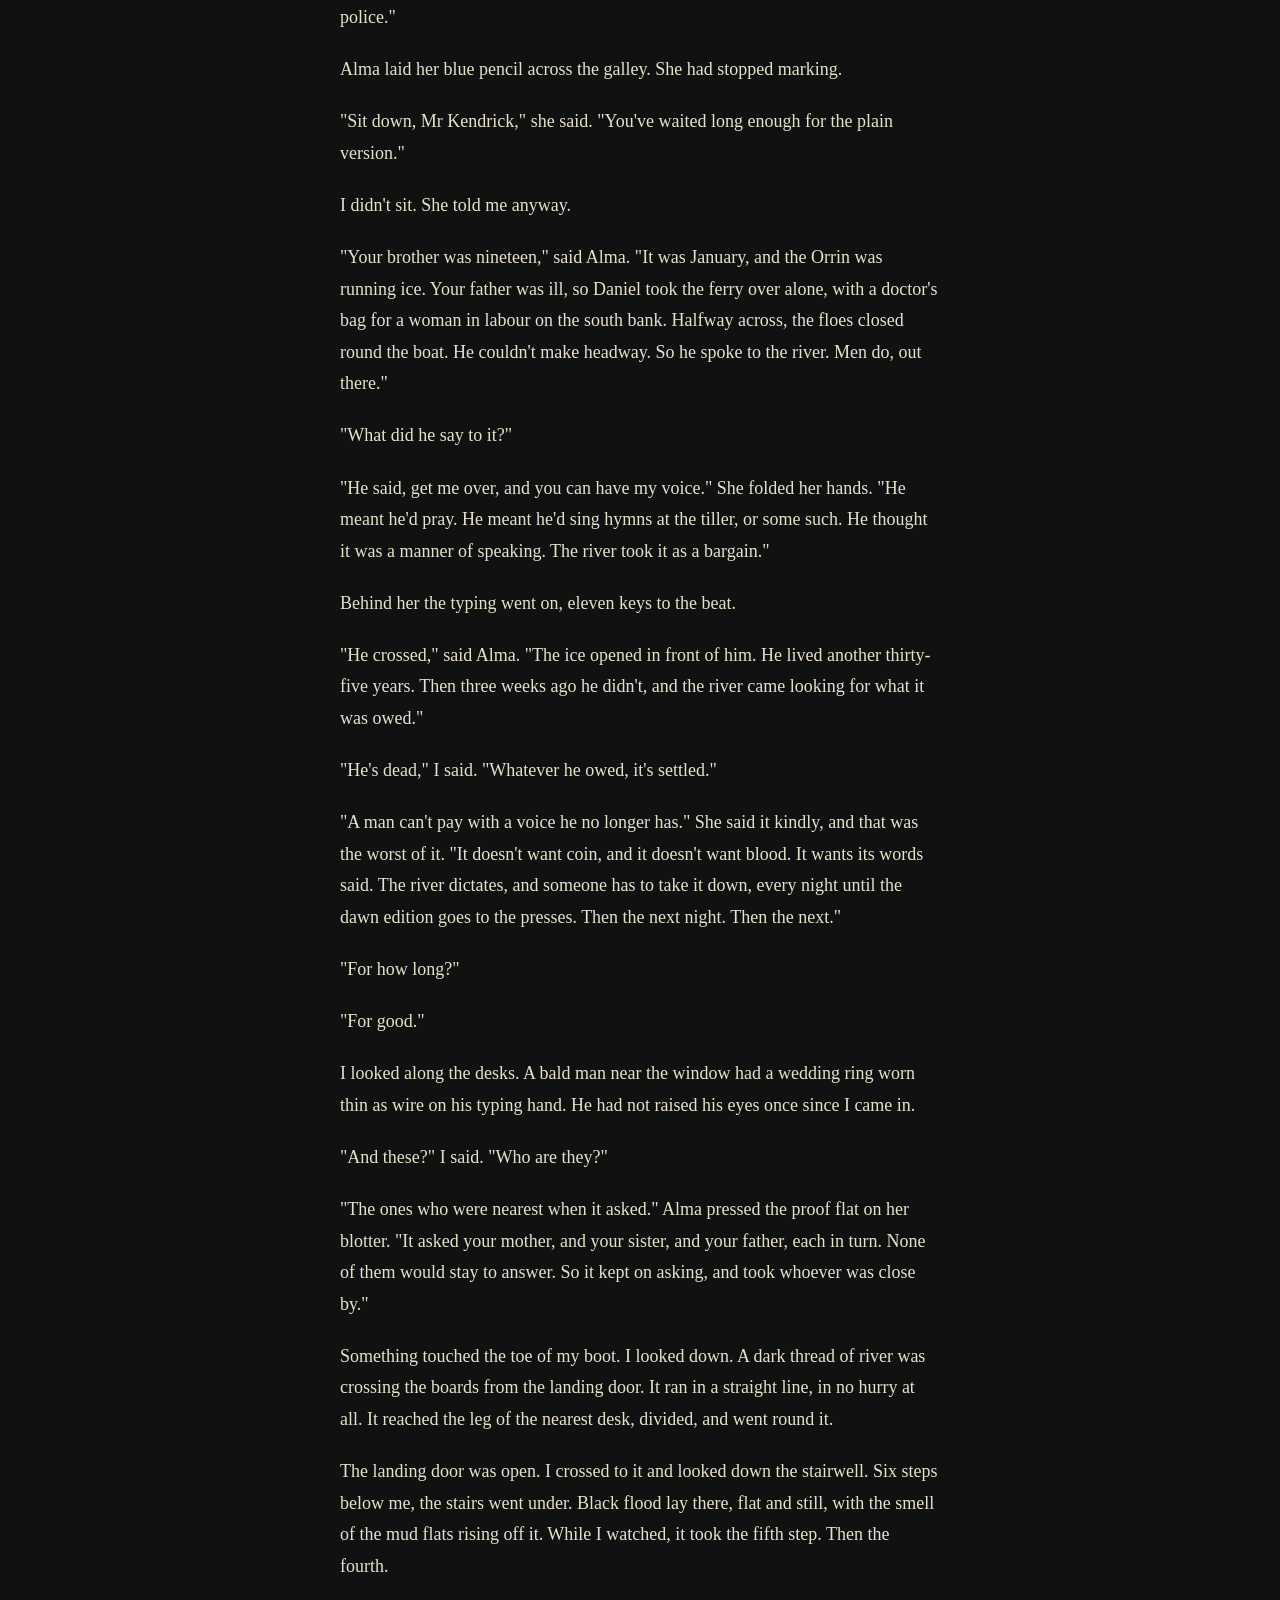
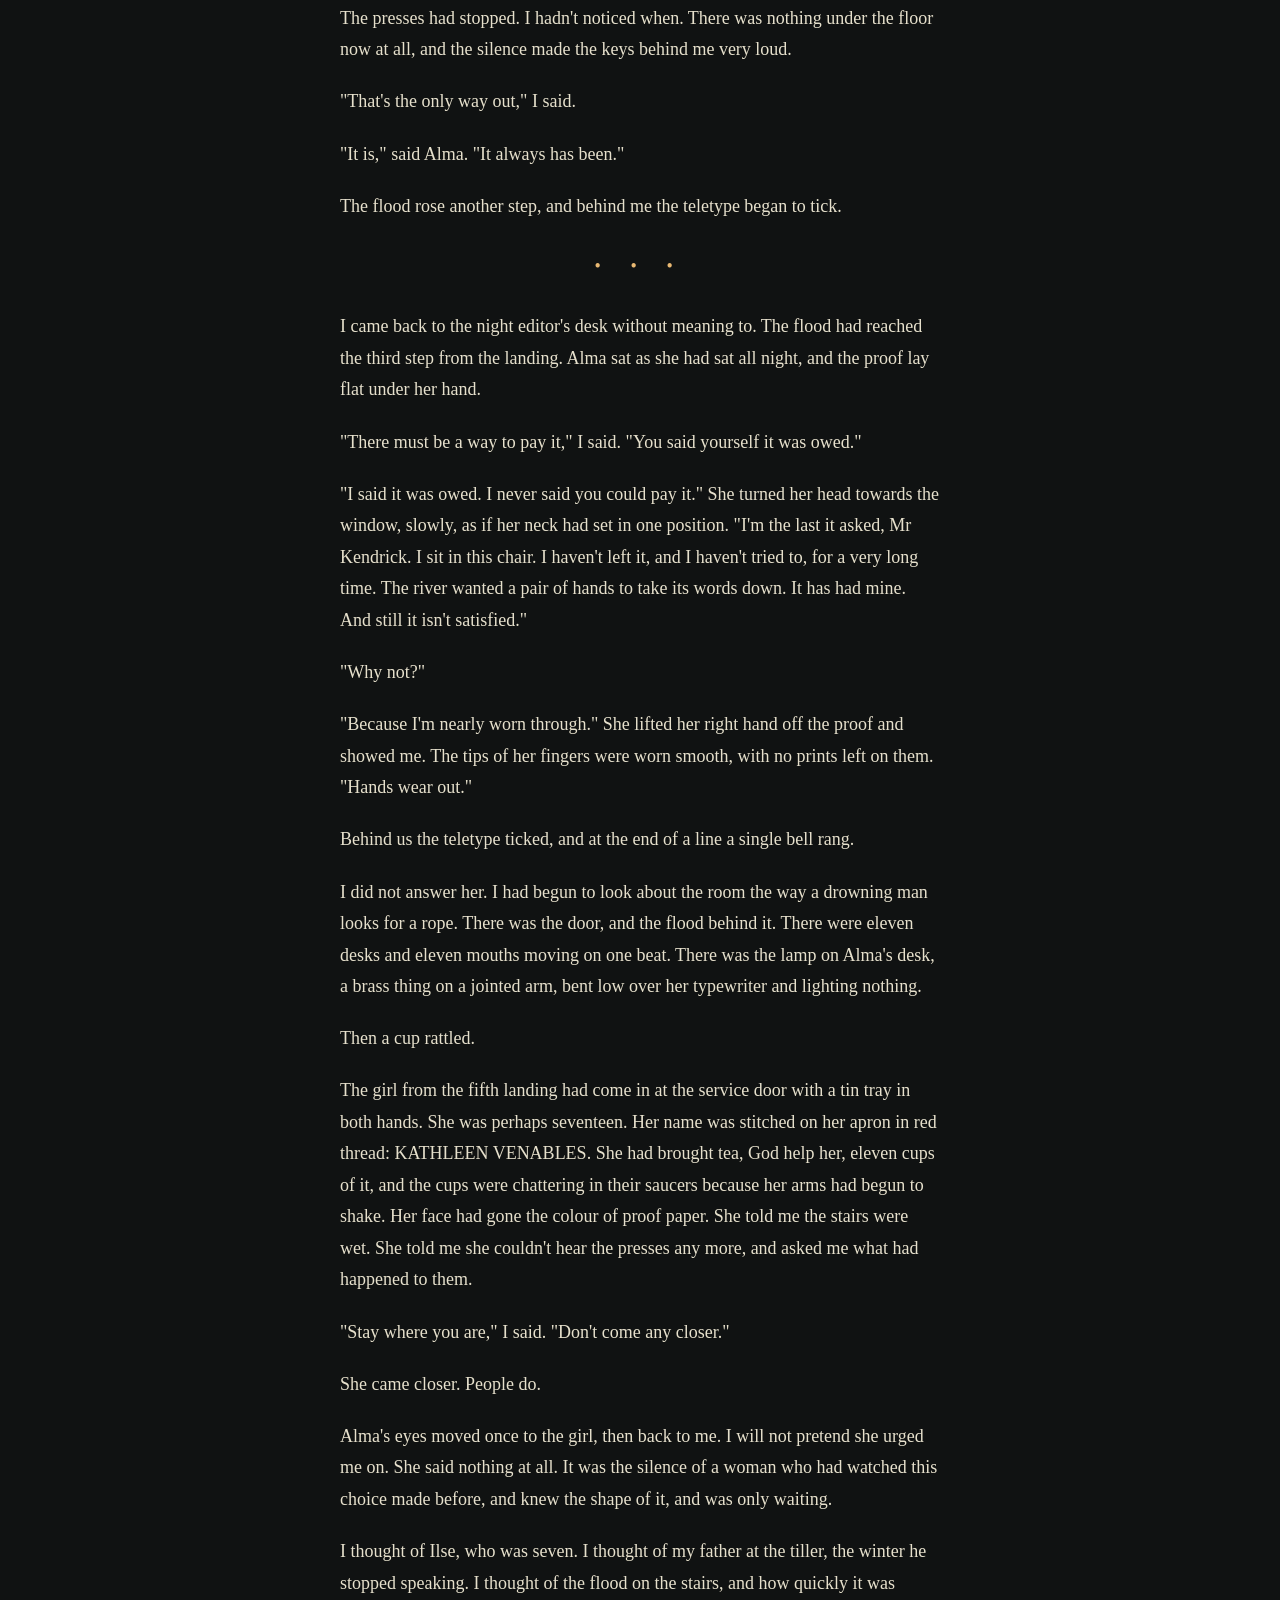
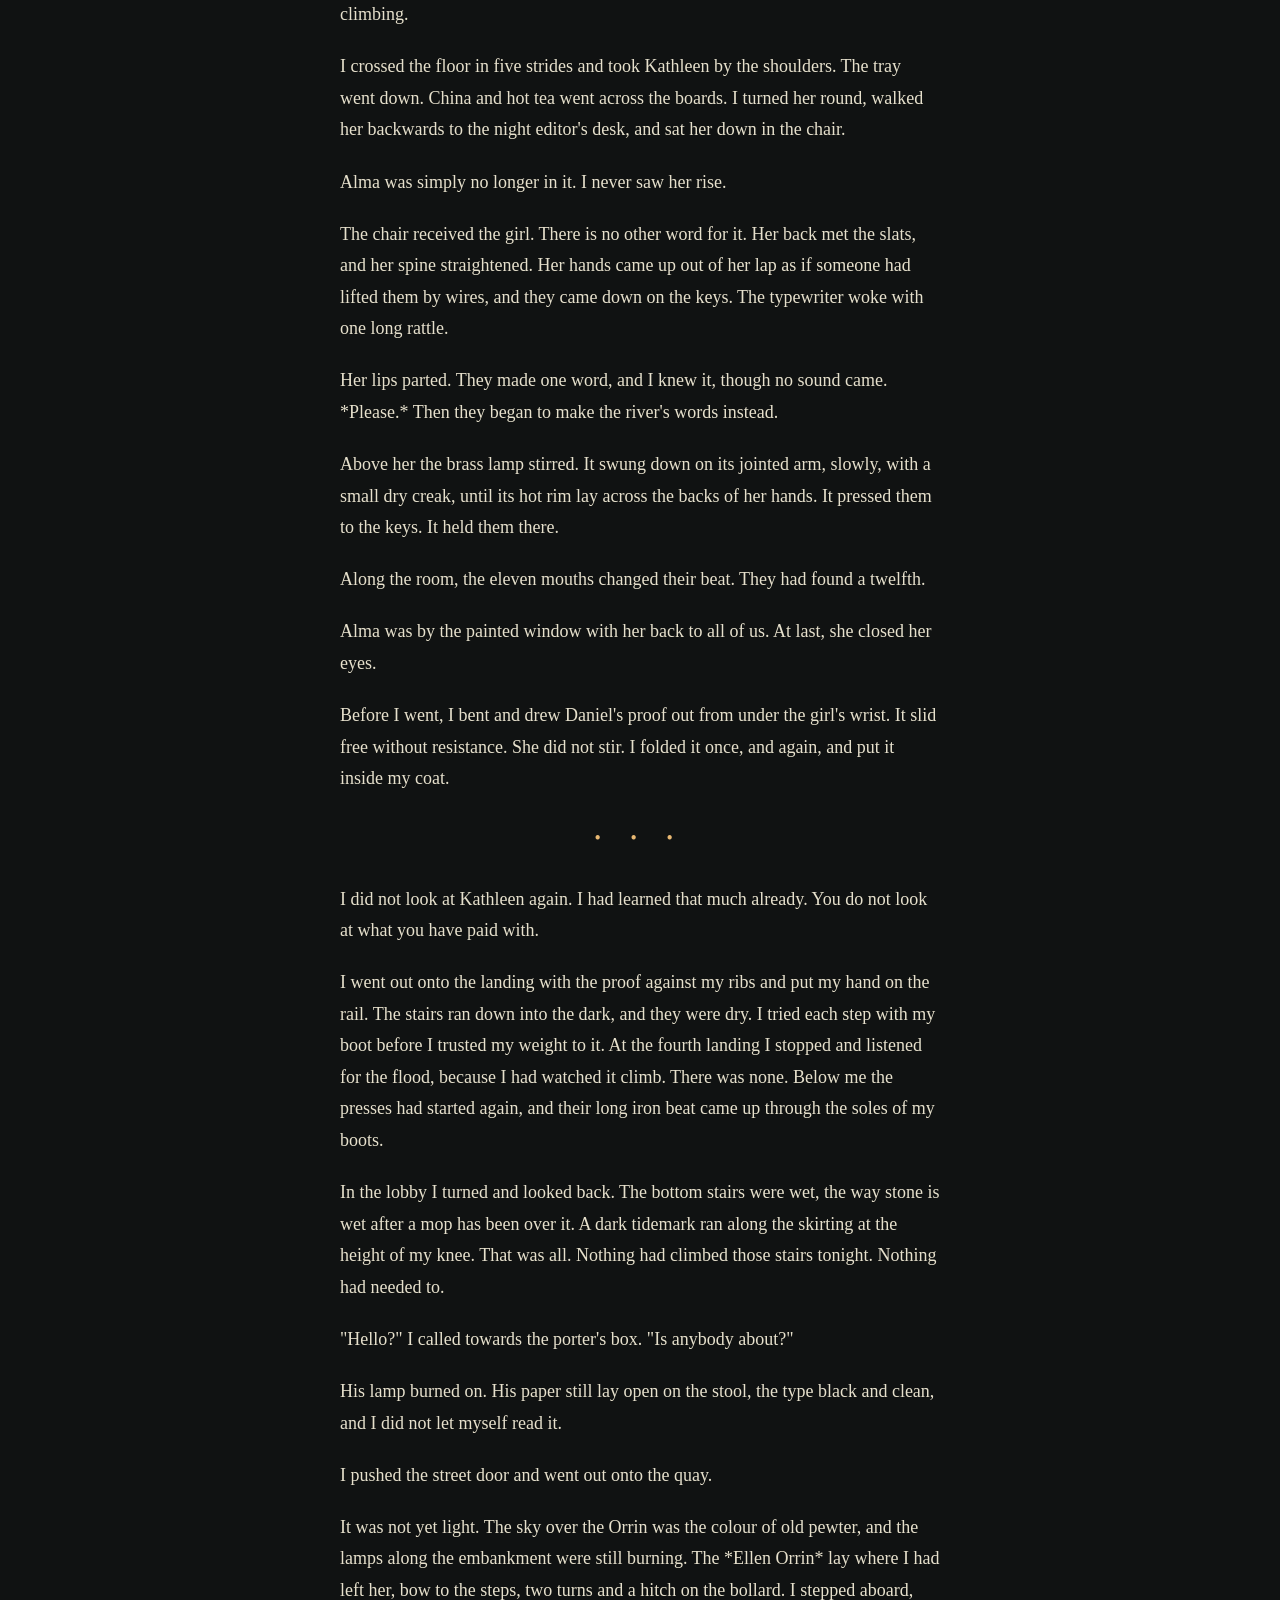
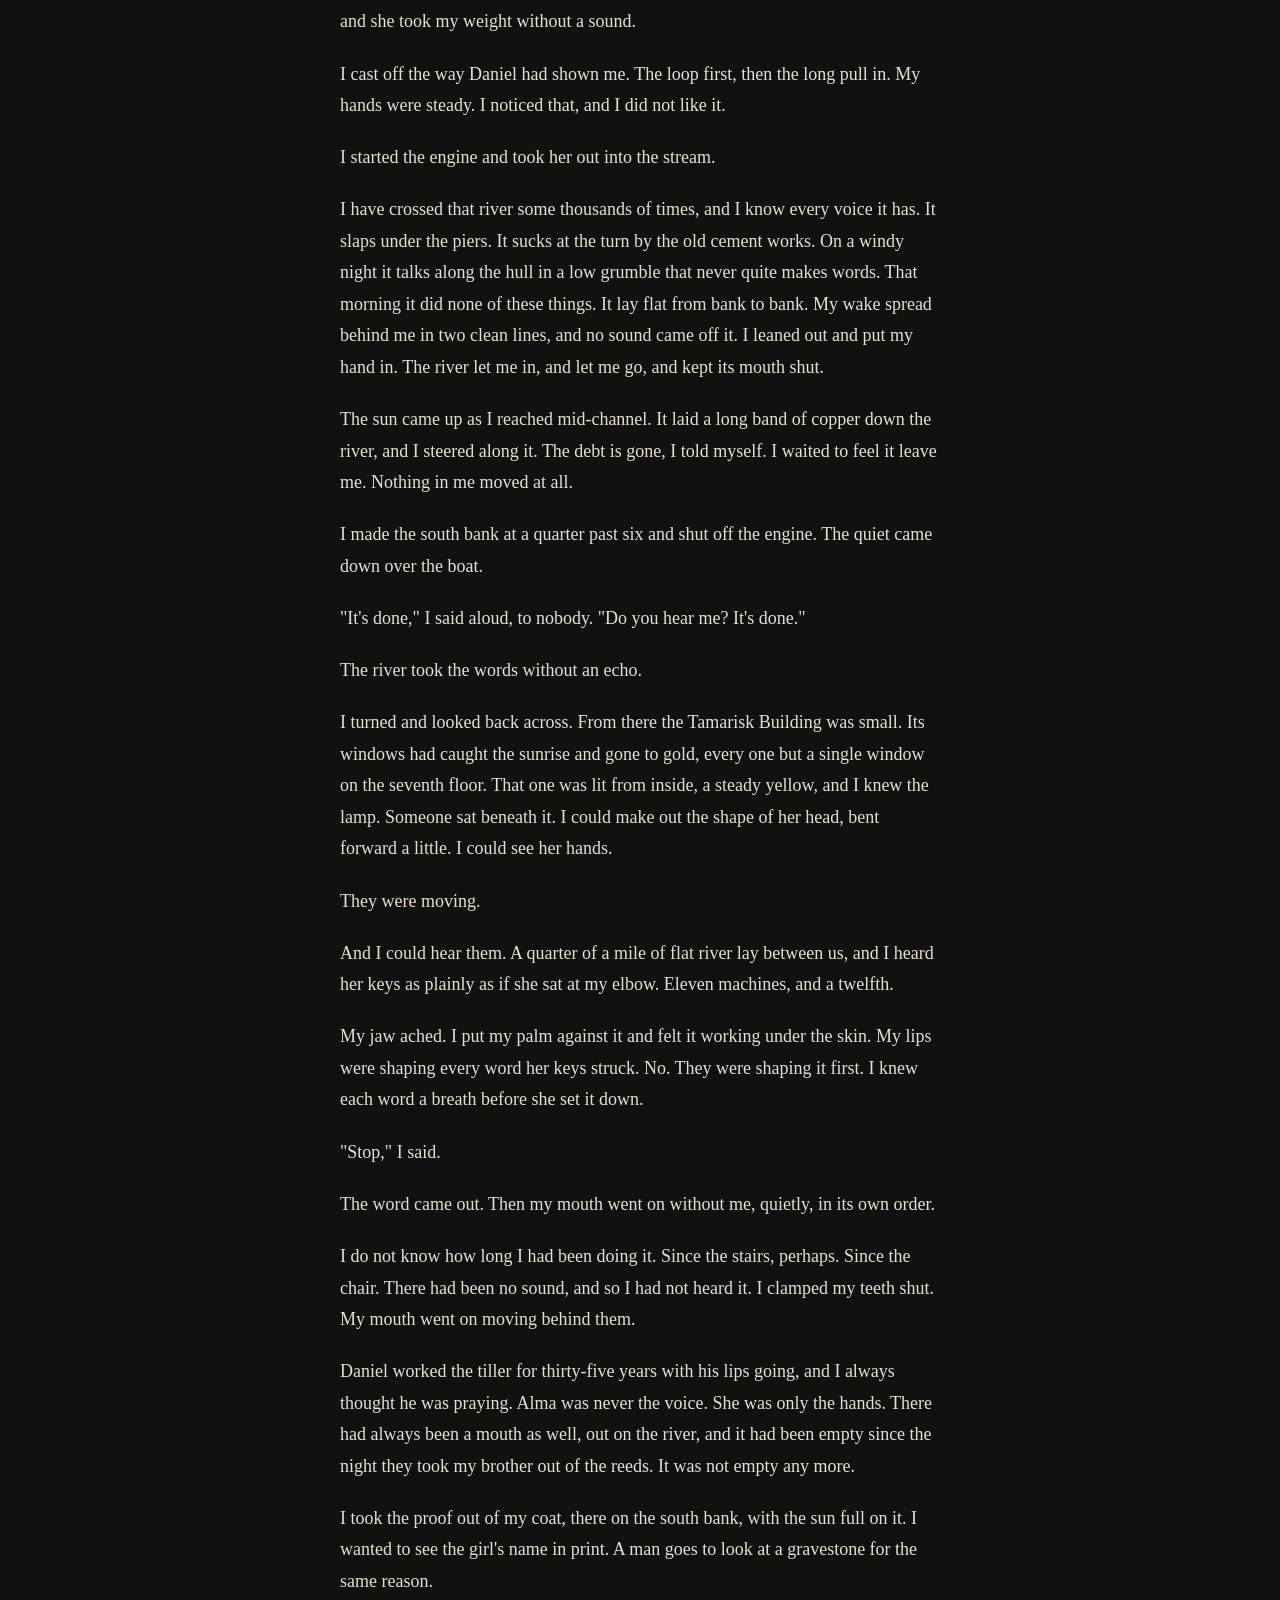
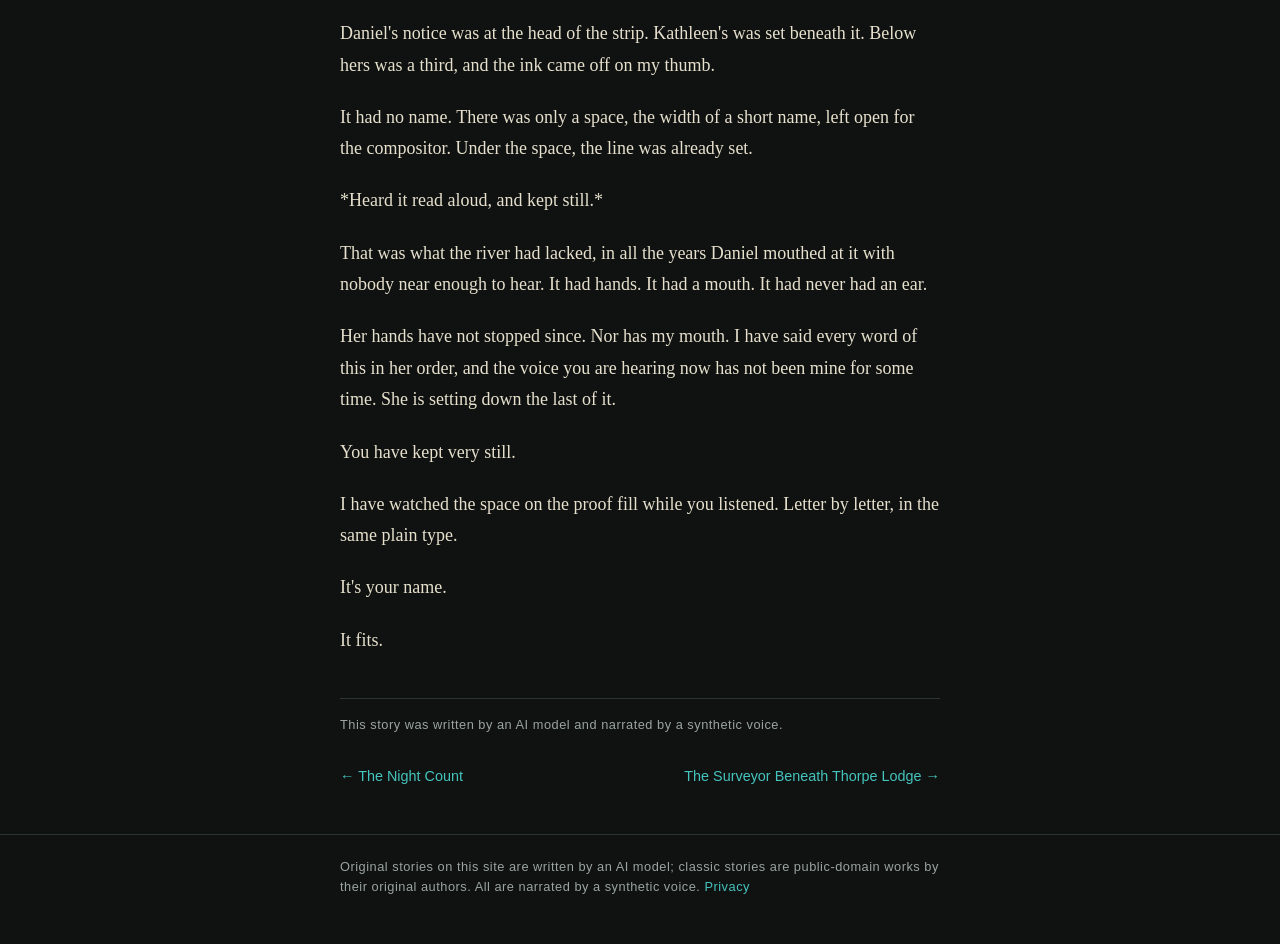
<file: stories/2026-11-13-the-last-ferry-to-tamarisk/index.html>
<!doctype html>
<html lang="en-gb">
<head>
<meta charset="utf-8">
<meta name="viewport" content="width=device-width,initial-scale=1">
<meta name="theme-color" content="#101212">
<title>The Last Ferry to Tamarisk | Black Wire Tales</title>
<meta name="description" content="On election night, an aging ferryman climbs a soot-black newspaper tower to collect his dead brother&#x27;s notice, and finds a line on it that he never wrote. In a newsroom where every typist&#x27;s lips move without a sound, the river is still owed a debt.">
<meta property="og:title" content="The Last Ferry to Tamarisk | Black Wire Tales">
<meta property="og:description" content="On election night, an aging ferryman climbs a soot-black newspaper tower to collect his dead brother&#x27;s notice, and finds a line on it that he never wrote. In a newsroom where every typist&#x27;s lips move without a sound, the river is still owed a debt.">
<meta property="og:type" content="article">
<meta property="og:url" content="https://echonoir.aportsolutions.co.uk/stories/2026-11-13-the-last-ferry-to-tamarisk/">
<meta property="og:image" content="https://echonoir.aportsolutions.co.uk/cover.jpg">
<link rel="canonical" href="https://echonoir.aportsolutions.co.uk/stories/2026-11-13-the-last-ferry-to-tamarisk/">
<link rel="alternate" type="application/rss+xml" title="Black Wire Tales stories" href="../../blog.xml">
<link rel="alternate" type="application/rss+xml" title="Black Wire Tales podcast" href="../../feed.xml">
<link rel="stylesheet" href="../../style.css">
</head>
<body>
<header class="site"><div class="wrap">
<a class="brand" href="../../index.html">Black Wire Tales</a>
<nav><a href="../../index.html">Stories</a><a href="../../feed.xml">Podcast feed</a></nav>
</div></header>
<main class="wrap">
<article>
<h1>The Last Ferry to Tamarisk</h1>
<div class="meta">15 November 2026 &middot; 18 min read &middot; Cosmic / weird horror</div>
<div class="tags"><span>supernatural</span><span>gothic</span><span>newsroom</span><span>river</span></div>
<p class="lede">On election night, an aging ferryman climbs a soot-black newspaper tower to collect his dead brother&#x27;s notice, and finds a line on it that he never wrote. In a newsroom where every typist&#x27;s lips move without a sound, the river is still owed a debt.</p>
<div class="player"><strong>Listen to this story (23 min)</strong><audio controls preload="none" src="../../episodes/2026-11-13-the-last-ferry-to-tamarisk.mp3"></audio><div class="small"><a href="../../episodes/2026-11-13-the-last-ferry-to-tamarisk.mp3" download>Download MP3</a></div></div>
<div class="body">
<p>I brought the *Ellen Orrin* in to the Tamarisk steps at ten minutes to midnight, and I made her fast myself. Two turns round the bollard. A hitch. Then a third turn, for luck. My brother Daniel showed me that knot, though he was the younger by four years, and he never once let me forget it. I had tied it every night for thirty-one years. It seemed a poor night to stop.</p>
<p>It was the night of the county election. The polls had closed at nine, and every other boat on the Orrin had gone in by ten, so the crews could get to the bars and the wireless sets. I was the last ferry. The company kept me on out of habit. I kept myself on for the same reason.</p>
<p>I waited on the wet stones and listened.</p>
<p>The Tamarisk Building is seven floors of soot-black brick on the north bank, and the *Meridian Courier* takes the top three. The presses are in the cellar, below the tide line. They run every night of the year, and you feel them through your boots before you hear them. A slow iron turning. A sound with no hurry in it.</p>
<p>I went in by the side door. The porter&#x27;s box in the lobby was empty, though his lamp was lit and his evening paper lay open on the stool. A card hung on the lift gate. *Out of Order*, it said, in brown ink gone pale with age. I took the stairs.</p>
<p>On the third landing a boy ran down past me with a bundle of copy under his arm. He did not look at me. On the fourth I stopped to get my breath. On the fifth a girl in a canteen apron was wheeling a tea urn towards the service lift, and she said good evening, and called me sir. I am fifty-eight years old. Daniel was fifty-four when they took him out of the river three weeks ago, and I had still not grown used to being the one who was left.</p>
<p>The newsroom ran the length of the seventh floor. Green-shaded lamps hung low over the desks, and tobacco smoke lay flat under the ceiling. A clock on the end wall said ten past twelve. I took out my father&#x27;s watch to check it, and it agreed. Nobody looked up as I went down the room, and I was glad of it. I had come for one strip of paper. I meant to be back on my boat inside ten minutes.</p>
<p>The night editor&#x27;s desk was at the far end, under the clock. A woman sat behind it, narrow and upright, in a grey cardigan buttoned to the throat. A brass plate on the blotter said ALMA PENHALLOW, NIGHT EDITOR. She was marking a galley with a blue pencil, and the pencil did not pause when I stopped in front of her.</p>
<p>&quot;My name&#x27;s Leonard Kendrick,&quot; I said. &quot;I&#x27;ve come for a death notice. My brother, Daniel Kendrick. Your front counter told me on Tuesday the proof would be ready tonight.&quot;</p>
<p>&quot;It&#x27;s ready,&quot; said Alma.</p>
<p>She slid a long strip of proof across the blotter without raising her head. It stopped against my knuckles. I looked down and saw his name in black capitals, and his dates, and under them a line I had never written.</p>
<p>&quot;I didn&#x27;t give you that,&quot; I said. &quot;That last line. That isn&#x27;t mine.&quot;</p>
<p>&quot;No, Mr Kendrick.&quot; Her pencil went on. &quot;The river set that one.&quot;</p>
<p>I waited for her to look up. When at last she did, I found I had been waiting for something smaller than her face. A little ordinary movement. The kind you only notice when it fails to come.</p>
<p>She had not blinked since I walked in.</p>
<p>She did not blink now.</p>
<p class="break" aria-hidden="true">&bull; &bull; &bull;</p>
<p>I stayed where I was, at Alma&#x27;s desk under the clock, with my brother&#x27;s proof beneath my hand. I should have folded it and gone. Instead I read it again, slowly, because it was Daniel&#x27;s name and I had paid four shillings for it.</p>
<p>DANIEL KENDRICK, FERRYMAN. Beloved son and brother. Then his dates. Then the line I had not written.</p>
<p>*He crossed on a promise.*</p>
<p>&quot;Sit down if you like,&quot; said Alma. She had gone back to her galley. &quot;There&#x27;s more of it.&quot;</p>
<p>&quot;More? I paid for three lines.&quot;</p>
<p>&quot;The proof runs long. Turn it over.&quot;</p>
<p>I turned it. On the back, in a smaller face, the print went on in close columns, and I held it nearer the desk lamp to read. The lamp burned without the least flicker. I noticed that and put it aside, the way you put aside a stone in your shoe until you have time for it. Then I laid the proof down on her blotter. I wanted both hands free. I could not have told you why.</p>
<p>That was when I noticed the room.</p>
<p>There were eleven of them at the long desks. Seven men in shirtsleeves and braces. Two women with their hair pinned up. A clerk with a pencil behind his ear, and a boy at the end. Every one of them was typing. I had heard it as I came in and taken it for rain on the skylights. It was not rain. It was eleven machines striking together, key for key, and the carriages coming back on the same instant. Eleven bells, rung as one.</p>
<p>Then I looked at their faces, and that was worse.</p>
<p>Their lips were moving. They were not muttering, and they were not chewing. They were shaping words. Each mouth formed a word as each key came down, and not one of them made a sound. A heavy man by the window rounded his lips on something long, and his hands struck it out a moment after.</p>
<p>&quot;It&#x27;s the draught,&quot; I said aloud. I did not know who I was telling. &quot;There&#x27;s a draught under that door. It gets at the lamps, and the light plays on their faces.&quot;</p>
<p>No paper lifted on any desk. The window beside the heavy man was shut and painted over, and had been for years.</p>
<p>&quot;Then it&#x27;s tiredness,&quot; I said. &quot;Men on a long shift fall into a rhythm. Rowers do.&quot;</p>
<p>&quot;Yes,&quot; said Alma, without looking up. &quot;They do.&quot;</p>
<p>Against the far wall was a teletype in a glass case, and as I watched, it began to tick. I went over to it. I wanted something to do with my feet. The paper came up out of the machine in a pale tongue, and I tore off a length and held it to the light.</p>
<p>*River Orrin. 4.10 a.m. Flat calm. A crossing made.*</p>
<p>I looked at my watch. Ten past twelve. It was hours yet to four. And the machine had no wire clerk to tend it. Its cable hung loose from the back of the case and lay coiled on the boards, plugged into nothing.</p>
<p>&quot;It&#x27;s a custom,&quot; I said. My voice had thinned. &quot;Some night-shift joke. For election night.&quot;</p>
<p>Nobody answered me. The teletype ticked on. I tore off a second length, and a third, and the third had my family on it.</p>
<p>KENDRICK, MARGIT. My mother, drowned off the coal staithes in the winter of &#x27;twenty-nine. KENDRICK, ILSE, aged seven. KENDRICK, JOSEPH. My father, who stopped speaking the year before he died. KENDRICK, DANIEL. They ran down the paper in a column, one to a line, in the order they had gone.</p>
<p>After each name came the same few words, in the same plain type.</p>
<p>*Voice owed. Not yet paid.*</p>
<p>I counted them. Four lines. Then a fifth, still printing. The letters pressed up out of the machine one at a time while I watched them come.</p>
<p>It was my name.</p>
<p class="break" aria-hidden="true">&bull; &bull; &bull;</p>
<p>I went back to Alma&#x27;s desk with the teletype paper crushed in my fist. The clock above her still said ten past twelve. I looked at my watch again, and it said ten past twelve as well. It had said so, I think, for some while.</p>
<p>&quot;You&#x27;ll come down with me,&quot; I told her. &quot;Now. We&#x27;ll fetch the porter, and then the police.&quot;</p>
<p>Alma laid her blue pencil across the galley. She had stopped marking.</p>
<p>&quot;Sit down, Mr Kendrick,&quot; she said. &quot;You&#x27;ve waited long enough for the plain version.&quot;</p>
<p>I didn&#x27;t sit. She told me anyway.</p>
<p>&quot;Your brother was nineteen,&quot; said Alma. &quot;It was January, and the Orrin was running ice. Your father was ill, so Daniel took the ferry over alone, with a doctor&#x27;s bag for a woman in labour on the south bank. Halfway across, the floes closed round the boat. He couldn&#x27;t make headway. So he spoke to the river. Men do, out there.&quot;</p>
<p>&quot;What did he say to it?&quot;</p>
<p>&quot;He said, get me over, and you can have my voice.&quot; She folded her hands. &quot;He meant he&#x27;d pray. He meant he&#x27;d sing hymns at the tiller, or some such. He thought it was a manner of speaking. The river took it as a bargain.&quot;</p>
<p>Behind her the typing went on, eleven keys to the beat.</p>
<p>&quot;He crossed,&quot; said Alma. &quot;The ice opened in front of him. He lived another thirty-five years. Then three weeks ago he didn&#x27;t, and the river came looking for what it was owed.&quot;</p>
<p>&quot;He&#x27;s dead,&quot; I said. &quot;Whatever he owed, it&#x27;s settled.&quot;</p>
<p>&quot;A man can&#x27;t pay with a voice he no longer has.&quot; She said it kindly, and that was the worst of it. &quot;It doesn&#x27;t want coin, and it doesn&#x27;t want blood. It wants its words said. The river dictates, and someone has to take it down, every night until the dawn edition goes to the presses. Then the next night. Then the next.&quot;</p>
<p>&quot;For how long?&quot;</p>
<p>&quot;For good.&quot;</p>
<p>I looked along the desks. A bald man near the window had a wedding ring worn thin as wire on his typing hand. He had not raised his eyes once since I came in.</p>
<p>&quot;And these?&quot; I said. &quot;Who are they?&quot;</p>
<p>&quot;The ones who were nearest when it asked.&quot; Alma pressed the proof flat on her blotter. &quot;It asked your mother, and your sister, and your father, each in turn. None of them would stay to answer. So it kept on asking, and took whoever was close by.&quot;</p>
<p>Something touched the toe of my boot. I looked down. A dark thread of river was crossing the boards from the landing door. It ran in a straight line, in no hurry at all. It reached the leg of the nearest desk, divided, and went round it.</p>
<p>The landing door was open. I crossed to it and looked down the stairwell. Six steps below me, the stairs went under. Black flood lay there, flat and still, with the smell of the mud flats rising off it. While I watched, it took the fifth step. Then the fourth.</p>
<p>The presses had stopped. I hadn&#x27;t noticed when. There was nothing under the floor now at all, and the silence made the keys behind me very loud.</p>
<p>&quot;That&#x27;s the only way out,&quot; I said.</p>
<p>&quot;It is,&quot; said Alma. &quot;It always has been.&quot;</p>
<p>The flood rose another step, and behind me the teletype began to tick.</p>
<p class="break" aria-hidden="true">&bull; &bull; &bull;</p>
<p>I came back to the night editor&#x27;s desk without meaning to. The flood had reached the third step from the landing. Alma sat as she had sat all night, and the proof lay flat under her hand.</p>
<p>&quot;There must be a way to pay it,&quot; I said. &quot;You said yourself it was owed.&quot;</p>
<p>&quot;I said it was owed. I never said you could pay it.&quot; She turned her head towards the window, slowly, as if her neck had set in one position. &quot;I&#x27;m the last it asked, Mr Kendrick. I sit in this chair. I haven&#x27;t left it, and I haven&#x27;t tried to, for a very long time. The river wanted a pair of hands to take its words down. It has had mine. And still it isn&#x27;t satisfied.&quot;</p>
<p>&quot;Why not?&quot;</p>
<p>&quot;Because I&#x27;m nearly worn through.&quot; She lifted her right hand off the proof and showed me. The tips of her fingers were worn smooth, with no prints left on them. &quot;Hands wear out.&quot;</p>
<p>Behind us the teletype ticked, and at the end of a line a single bell rang.</p>
<p>I did not answer her. I had begun to look about the room the way a drowning man looks for a rope. There was the door, and the flood behind it. There were eleven desks and eleven mouths moving on one beat. There was the lamp on Alma&#x27;s desk, a brass thing on a jointed arm, bent low over her typewriter and lighting nothing.</p>
<p>Then a cup rattled.</p>
<p>The girl from the fifth landing had come in at the service door with a tin tray in both hands. She was perhaps seventeen. Her name was stitched on her apron in red thread: KATHLEEN VENABLES. She had brought tea, God help her, eleven cups of it, and the cups were chattering in their saucers because her arms had begun to shake. Her face had gone the colour of proof paper. She told me the stairs were wet. She told me she couldn&#x27;t hear the presses any more, and asked me what had happened to them.</p>
<p>&quot;Stay where you are,&quot; I said. &quot;Don&#x27;t come any closer.&quot;</p>
<p>She came closer. People do.</p>
<p>Alma&#x27;s eyes moved once to the girl, then back to me. I will not pretend she urged me on. She said nothing at all. It was the silence of a woman who had watched this choice made before, and knew the shape of it, and was only waiting.</p>
<p>I thought of Ilse, who was seven. I thought of my father at the tiller, the winter he stopped speaking. I thought of the flood on the stairs, and how quickly it was climbing.</p>
<p>I crossed the floor in five strides and took Kathleen by the shoulders. The tray went down. China and hot tea went across the boards. I turned her round, walked her backwards to the night editor&#x27;s desk, and sat her down in the chair.</p>
<p>Alma was simply no longer in it. I never saw her rise.</p>
<p>The chair received the girl. There is no other word for it. Her back met the slats, and her spine straightened. Her hands came up out of her lap as if someone had lifted them by wires, and they came down on the keys. The typewriter woke with one long rattle.</p>
<p>Her lips parted. They made one word, and I knew it, though no sound came. *Please.* Then they began to make the river&#x27;s words instead.</p>
<p>Above her the brass lamp stirred. It swung down on its jointed arm, slowly, with a small dry creak, until its hot rim lay across the backs of her hands. It pressed them to the keys. It held them there.</p>
<p>Along the room, the eleven mouths changed their beat. They had found a twelfth.</p>
<p>Alma was by the painted window with her back to all of us. At last, she closed her eyes.</p>
<p>Before I went, I bent and drew Daniel&#x27;s proof out from under the girl&#x27;s wrist. It slid free without resistance. She did not stir. I folded it once, and again, and put it inside my coat.</p>
<p class="break" aria-hidden="true">&bull; &bull; &bull;</p>
<p>I did not look at Kathleen again. I had learned that much already. You do not look at what you have paid with.</p>
<p>I went out onto the landing with the proof against my ribs and put my hand on the rail. The stairs ran down into the dark, and they were dry. I tried each step with my boot before I trusted my weight to it. At the fourth landing I stopped and listened for the flood, because I had watched it climb. There was none. Below me the presses had started again, and their long iron beat came up through the soles of my boots.</p>
<p>In the lobby I turned and looked back. The bottom stairs were wet, the way stone is wet after a mop has been over it. A dark tidemark ran along the skirting at the height of my knee. That was all. Nothing had climbed those stairs tonight. Nothing had needed to.</p>
<p>&quot;Hello?&quot; I called towards the porter&#x27;s box. &quot;Is anybody about?&quot;</p>
<p>His lamp burned on. His paper still lay open on the stool, the type black and clean, and I did not let myself read it.</p>
<p>I pushed the street door and went out onto the quay.</p>
<p>It was not yet light. The sky over the Orrin was the colour of old pewter, and the lamps along the embankment were still burning. The *Ellen Orrin* lay where I had left her, bow to the steps, two turns and a hitch on the bollard. I stepped aboard, and she took my weight without a sound.</p>
<p>I cast off the way Daniel had shown me. The loop first, then the long pull in. My hands were steady. I noticed that, and I did not like it.</p>
<p>I started the engine and took her out into the stream.</p>
<p>I have crossed that river some thousands of times, and I know every voice it has. It slaps under the piers. It sucks at the turn by the old cement works. On a windy night it talks along the hull in a low grumble that never quite makes words. That morning it did none of these things. It lay flat from bank to bank. My wake spread behind me in two clean lines, and no sound came off it. I leaned out and put my hand in. The river let me in, and let me go, and kept its mouth shut.</p>
<p>The sun came up as I reached mid-channel. It laid a long band of copper down the river, and I steered along it. The debt is gone, I told myself. I waited to feel it leave me. Nothing in me moved at all.</p>
<p>I made the south bank at a quarter past six and shut off the engine. The quiet came down over the boat.</p>
<p>&quot;It&#x27;s done,&quot; I said aloud, to nobody. &quot;Do you hear me? It&#x27;s done.&quot;</p>
<p>The river took the words without an echo.</p>
<p>I turned and looked back across. From there the Tamarisk Building was small. Its windows had caught the sunrise and gone to gold, every one but a single window on the seventh floor. That one was lit from inside, a steady yellow, and I knew the lamp. Someone sat beneath it. I could make out the shape of her head, bent forward a little. I could see her hands.</p>
<p>They were moving.</p>
<p>And I could hear them. A quarter of a mile of flat river lay between us, and I heard her keys as plainly as if she sat at my elbow. Eleven machines, and a twelfth.</p>
<p>My jaw ached. I put my palm against it and felt it working under the skin. My lips were shaping every word her keys struck. No. They were shaping it first. I knew each word a breath before she set it down.</p>
<p>&quot;Stop,&quot; I said.</p>
<p>The word came out. Then my mouth went on without me, quietly, in its own order.</p>
<p>I do not know how long I had been doing it. Since the stairs, perhaps. Since the chair. There had been no sound, and so I had not heard it. I clamped my teeth shut. My mouth went on moving behind them.</p>
<p>Daniel worked the tiller for thirty-five years with his lips going, and I always thought he was praying. Alma was never the voice. She was only the hands. There had always been a mouth as well, out on the river, and it had been empty since the night they took my brother out of the reeds. It was not empty any more.</p>
<p>I took the proof out of my coat, there on the south bank, with the sun full on it. I wanted to see the girl&#x27;s name in print. A man goes to look at a gravestone for the same reason.</p>
<p>Daniel&#x27;s notice was at the head of the strip. Kathleen&#x27;s was set beneath it. Below hers was a third, and the ink came off on my thumb.</p>
<p>It had no name. There was only a space, the width of a short name, left open for the compositor. Under the space, the line was already set.</p>
<p>*Heard it read aloud, and kept still.*</p>
<p>That was what the river had lacked, in all the years Daniel mouthed at it with nobody near enough to hear. It had hands. It had a mouth. It had never had an ear.</p>
<p>Her hands have not stopped since. Nor has my mouth. I have said every word of this in her order, and the voice you are hearing now has not been mine for some time. She is setting down the last of it.</p>
<p>You have kept very still.</p>
<p>I have watched the space on the proof fill while you listened. Letter by letter, in the same plain type.</p>
<p>It&#x27;s your name.</p>
<p>It fits.</p>
</div>
<p class="small disclosure">This story was written by an AI model and narrated by a synthetic voice.</p>
</article>
<nav class="pager"><a href="../2026-11-09-the-night-count/index.html">&larr; The Night Count</a><a href="../2026-11-13-the-surveyor-beneath-thorpe-lodge/index.html">The Surveyor Beneath Thorpe Lodge &rarr;</a></nav>
</main>
<footer class="site"><div class="wrap small">Original stories on this site are written by an AI model; classic stories are public-domain works by their original authors. All are narrated by a synthetic voice. <a href="../../privacy.html">Privacy</a></div></footer>
</body>
</html>
</file>
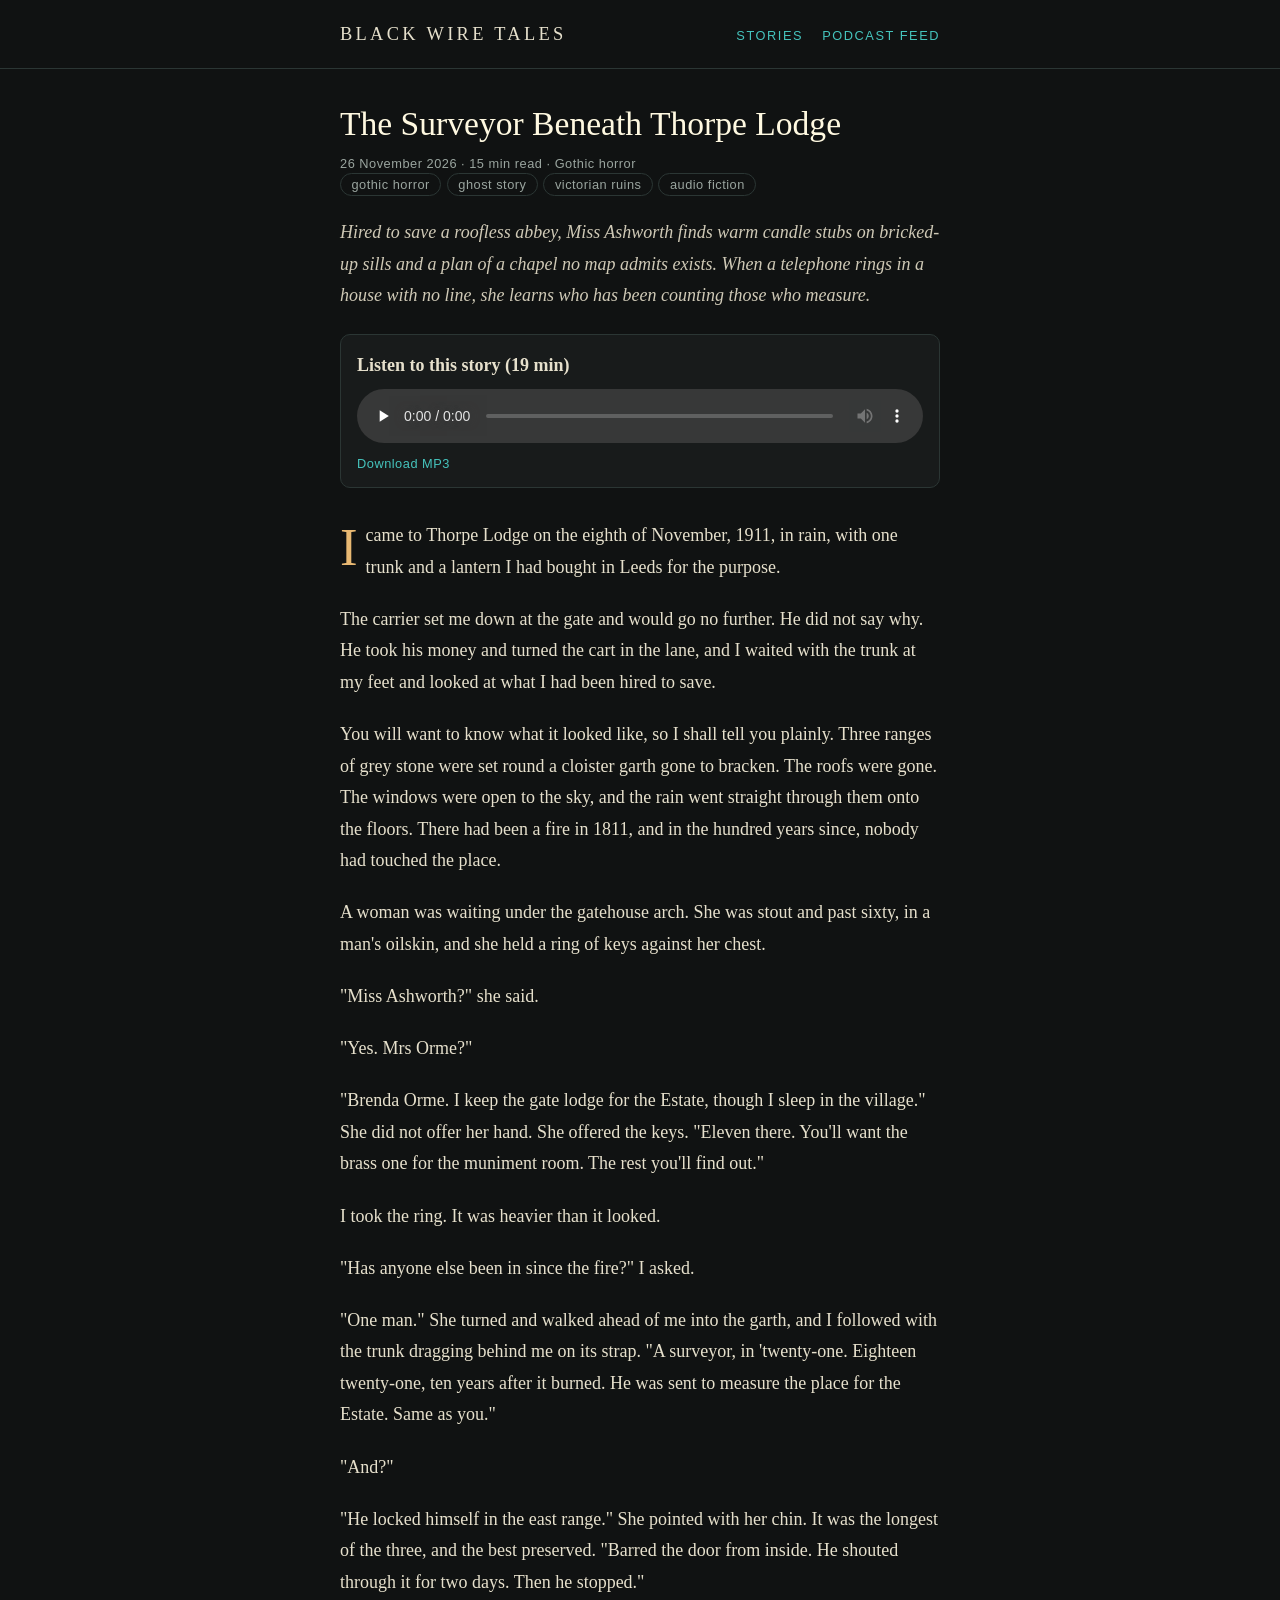
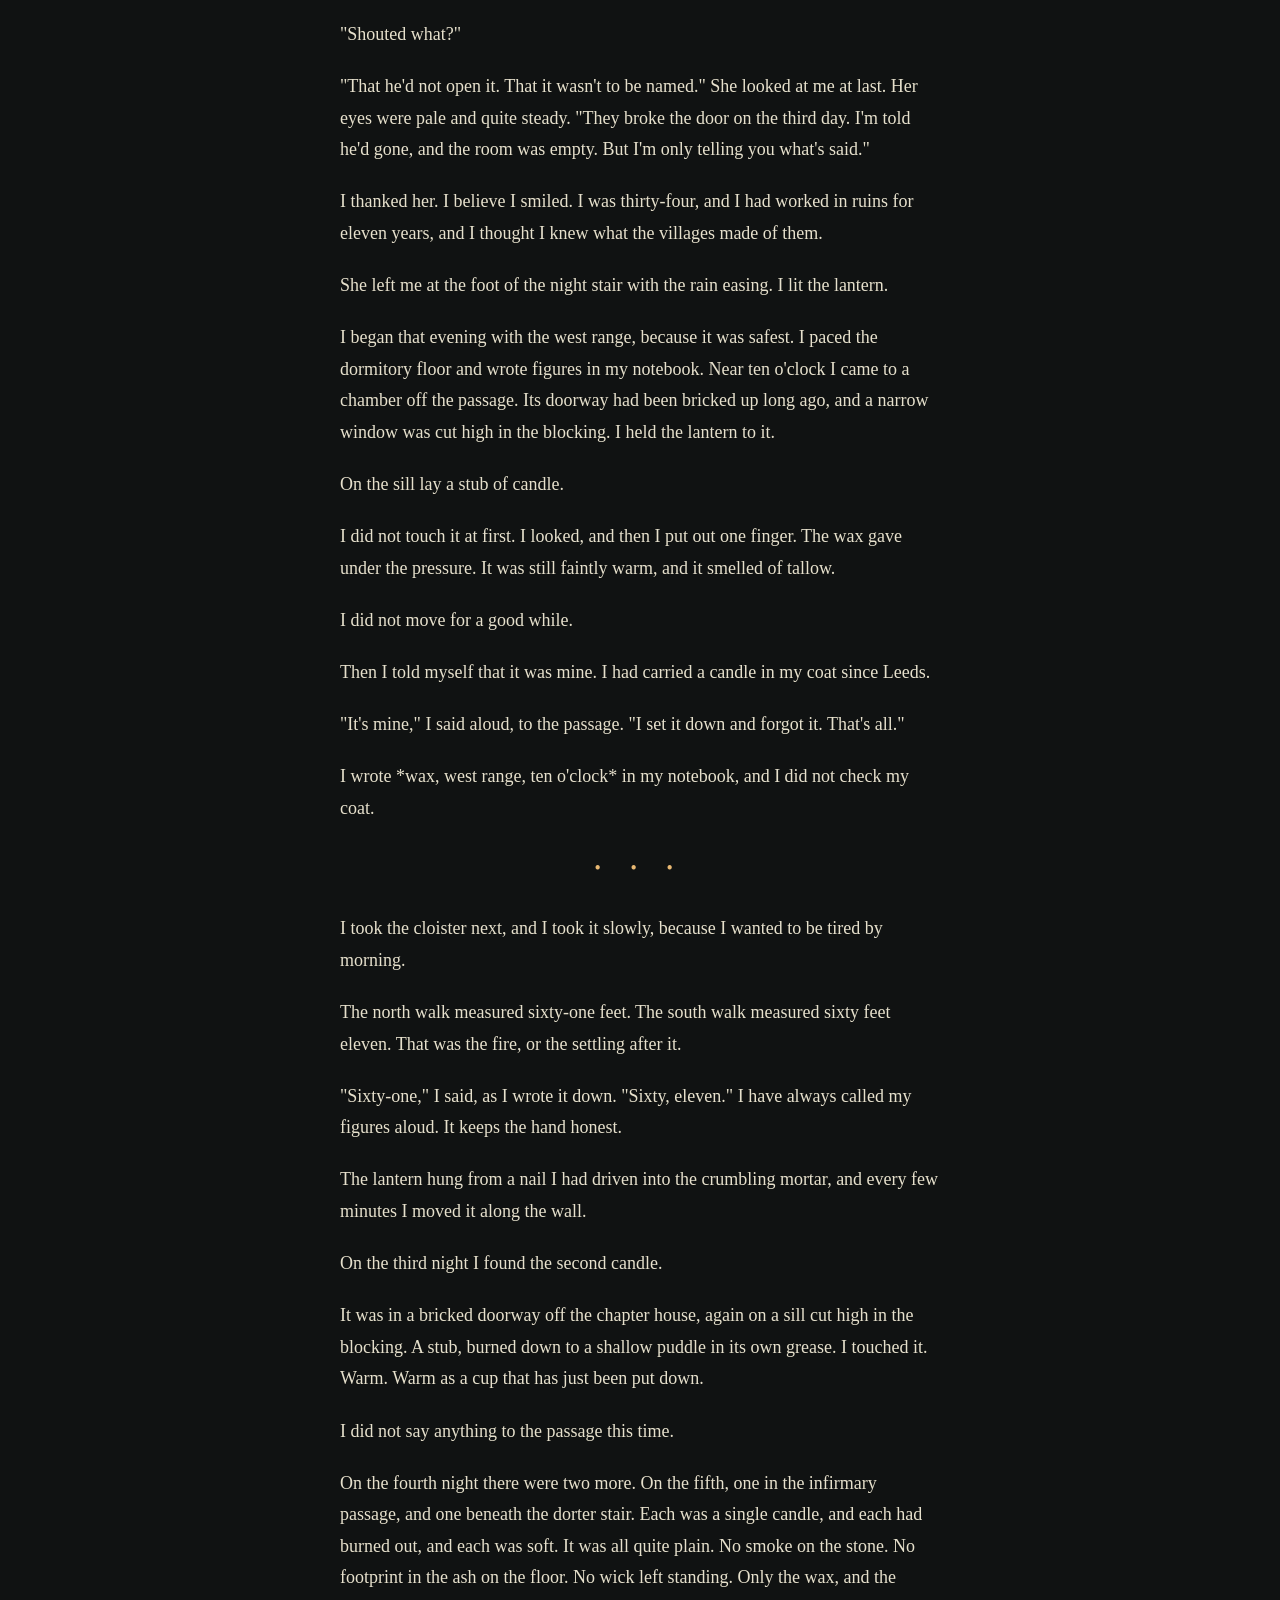
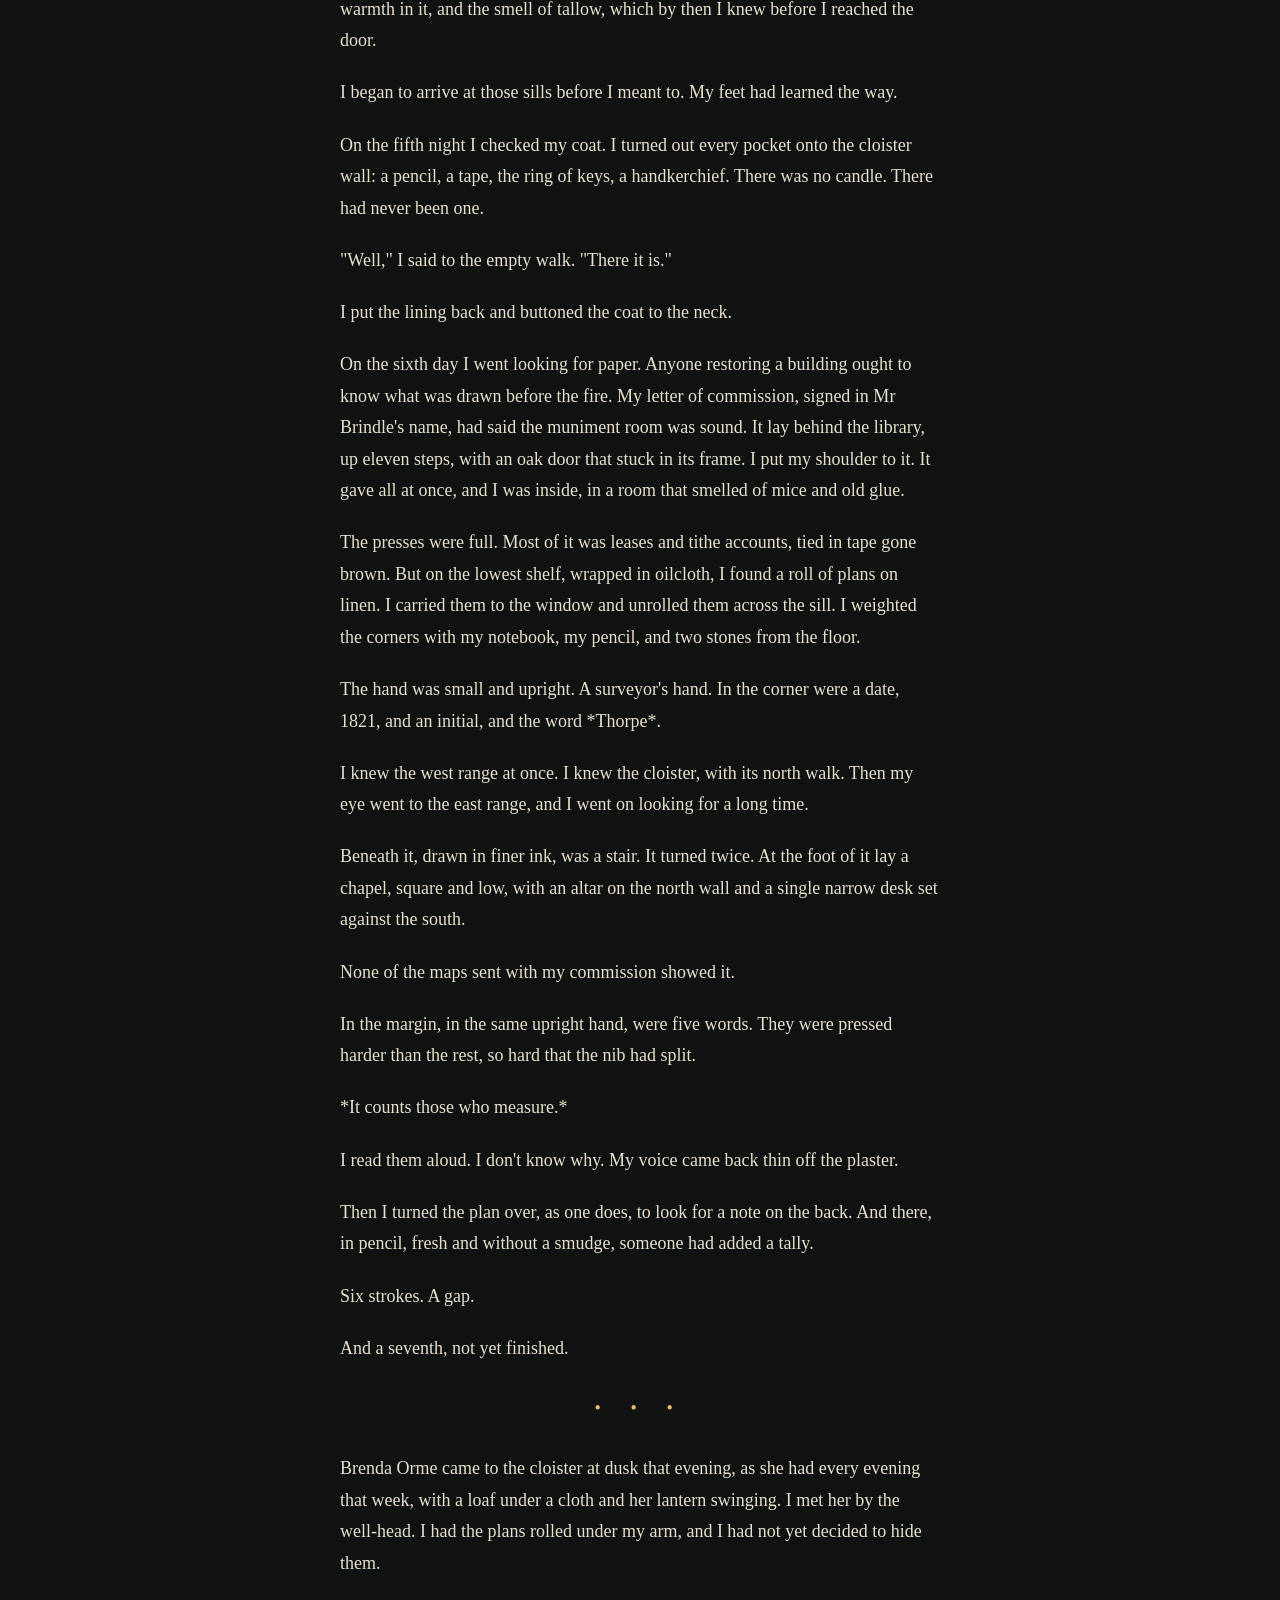
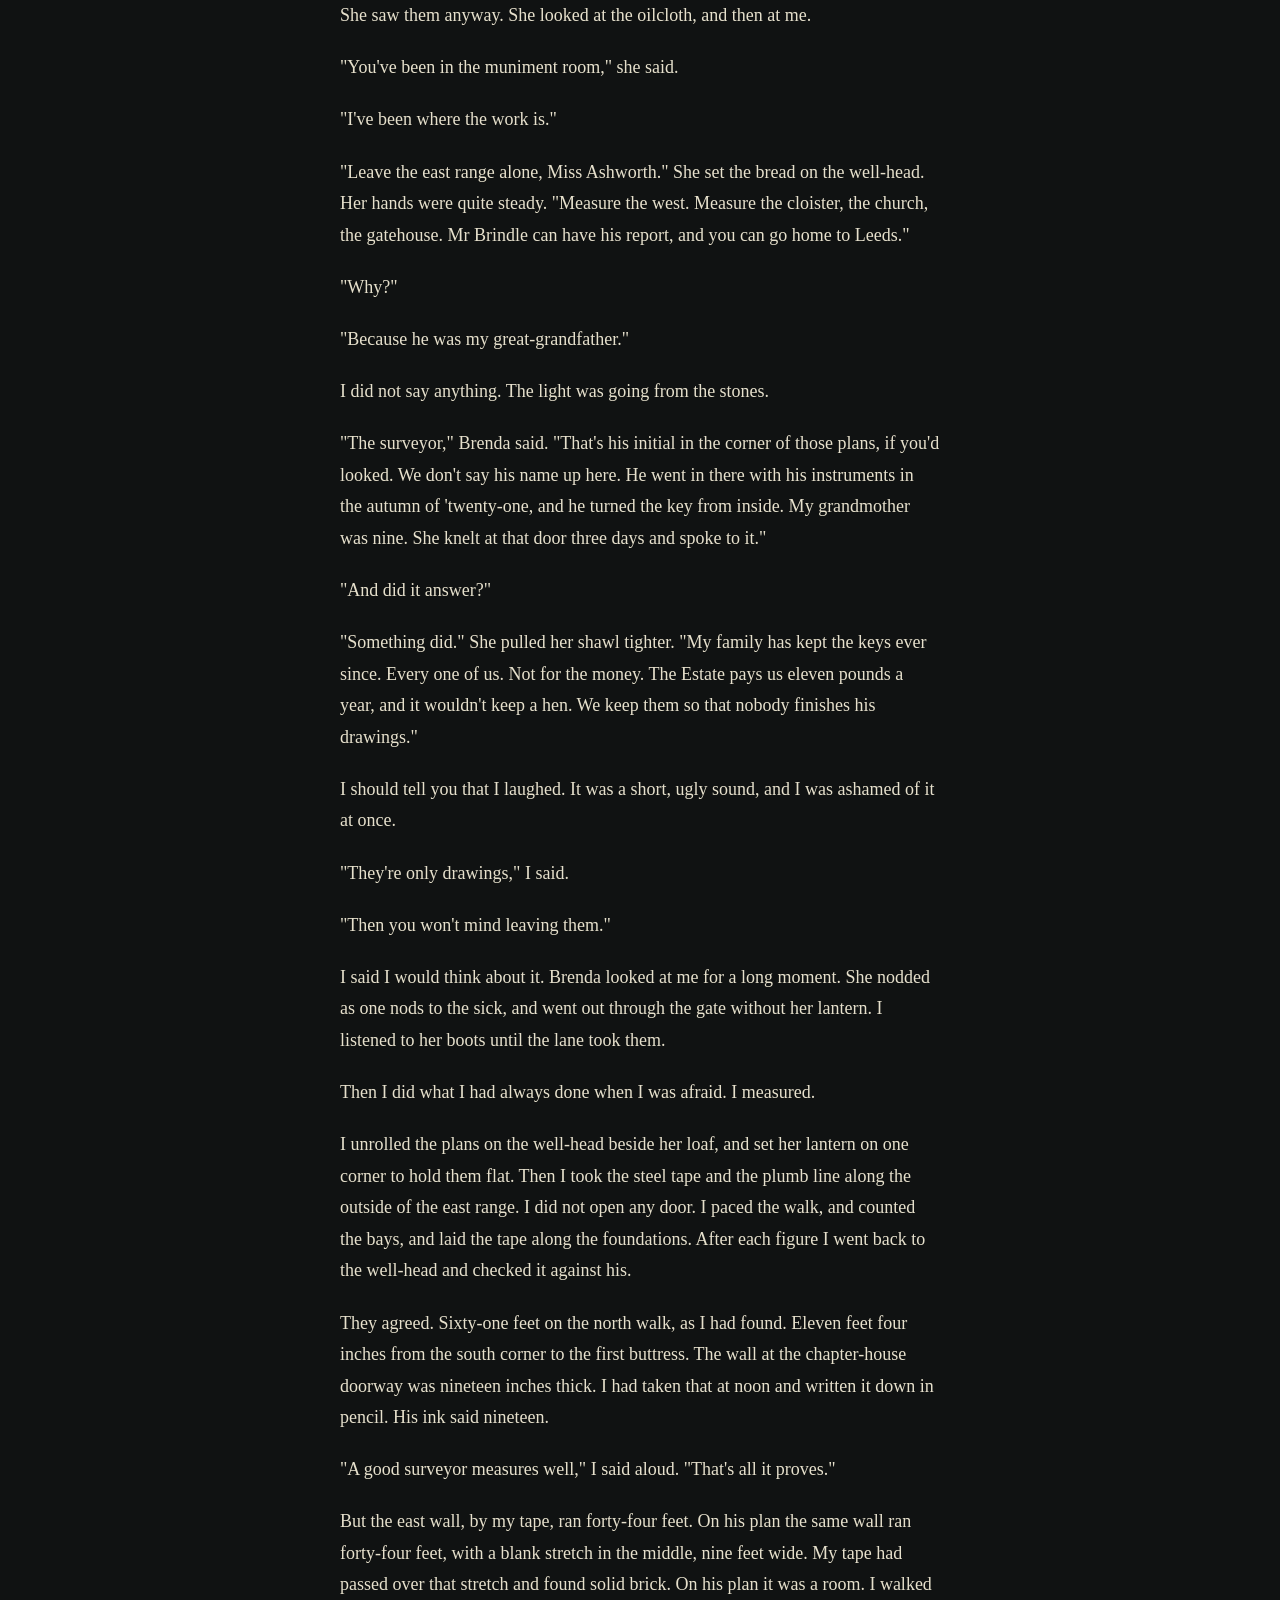
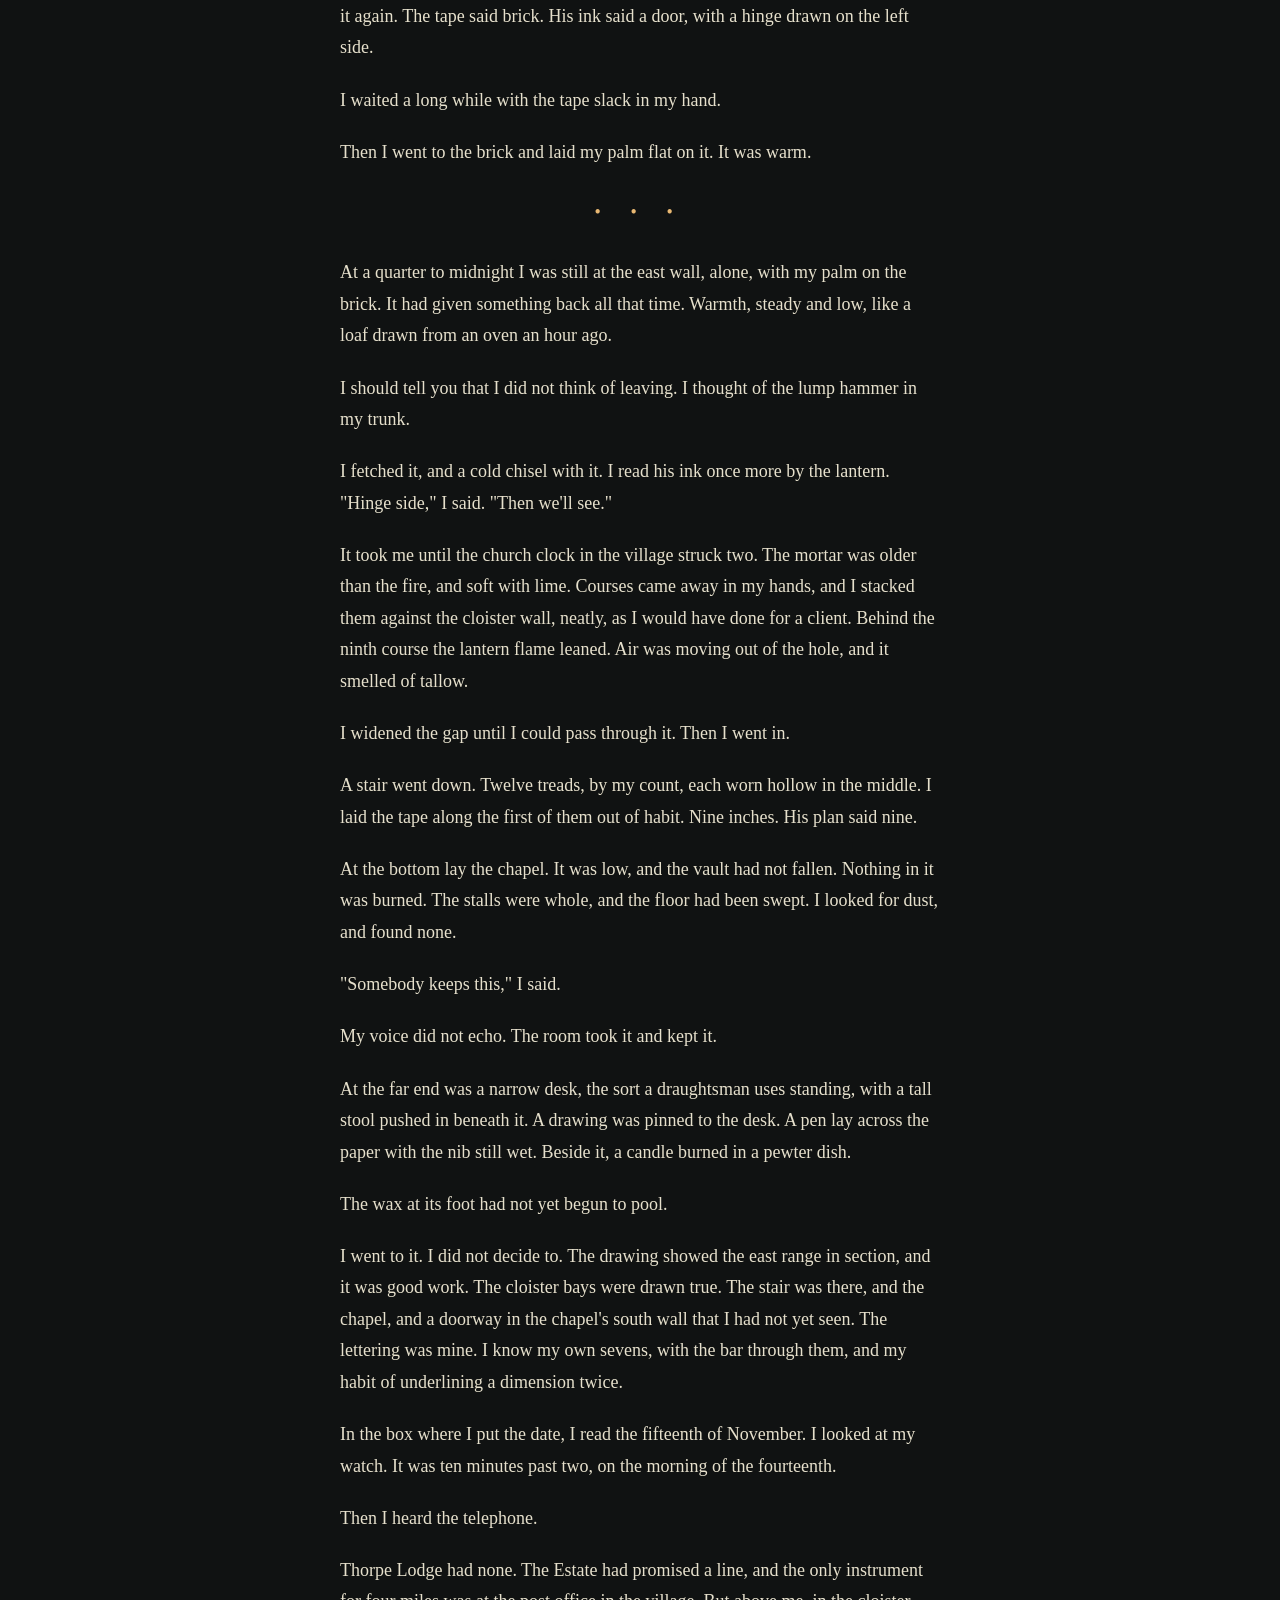
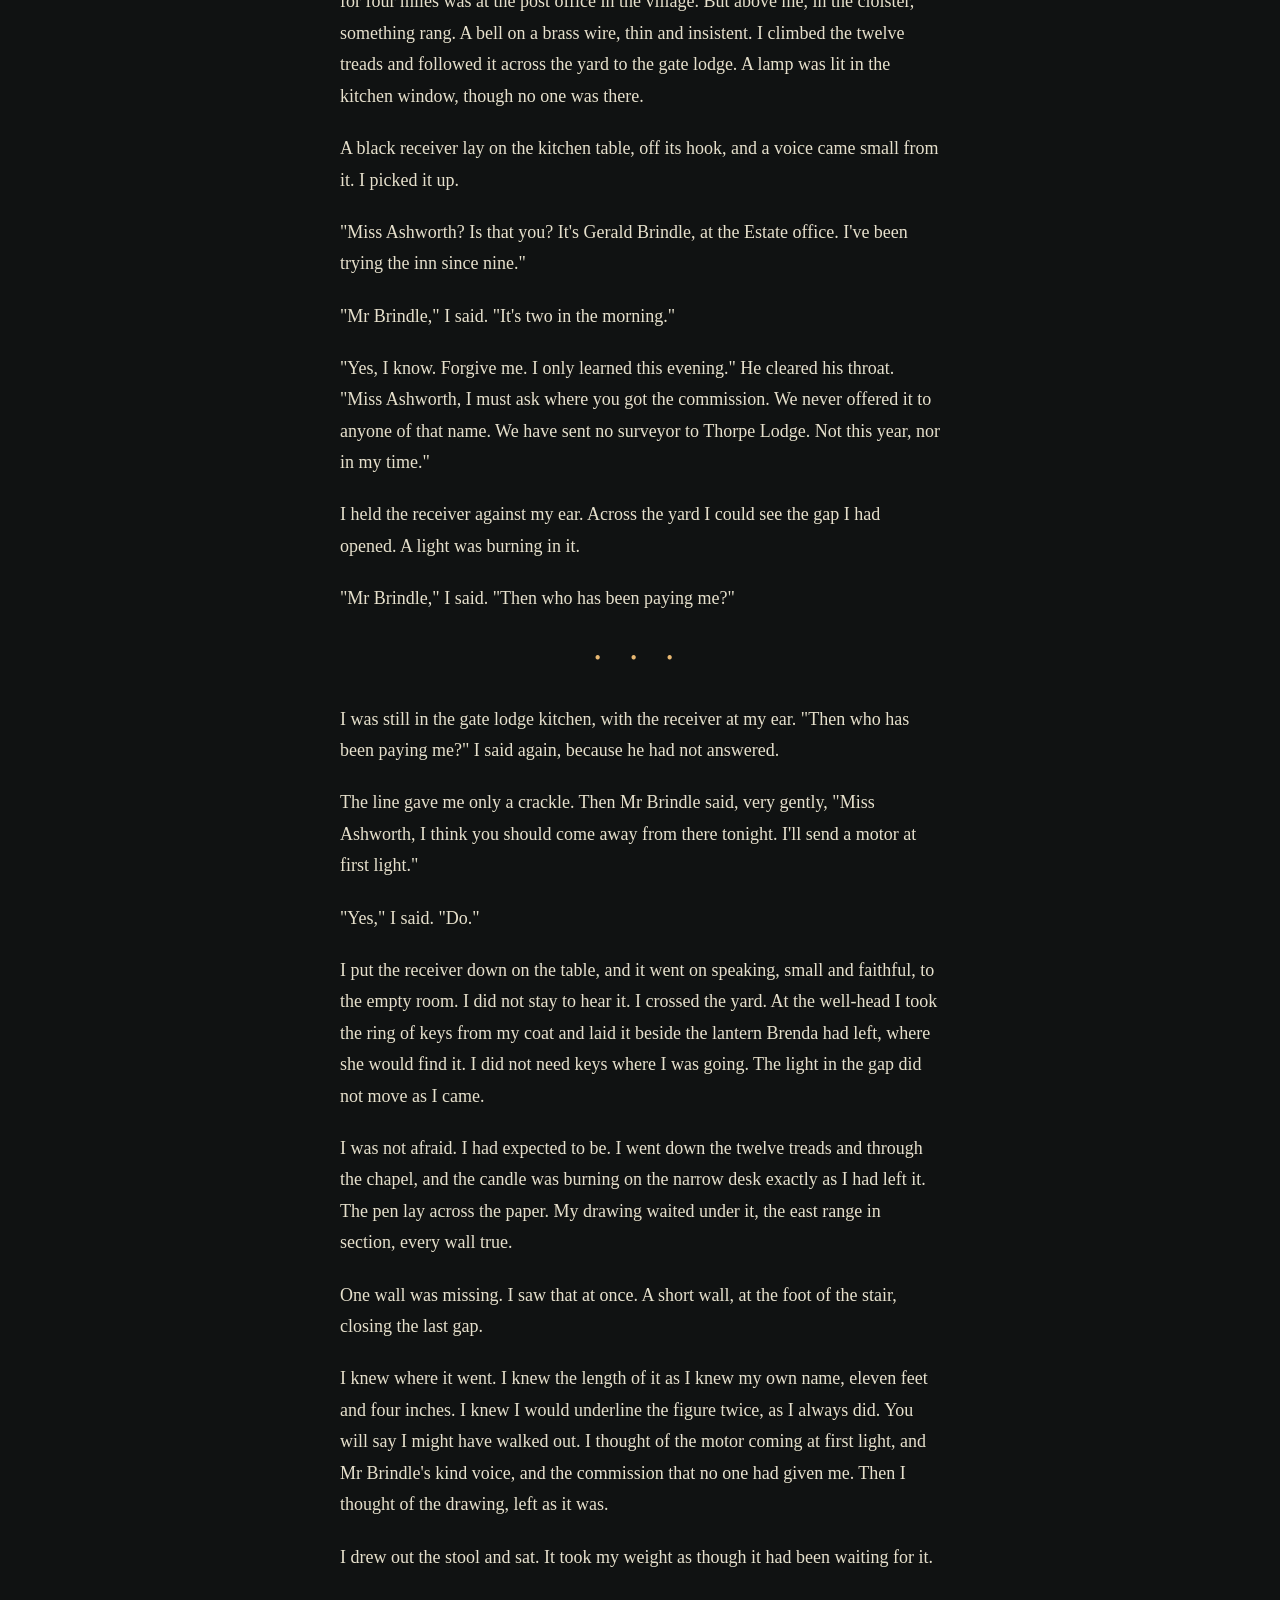
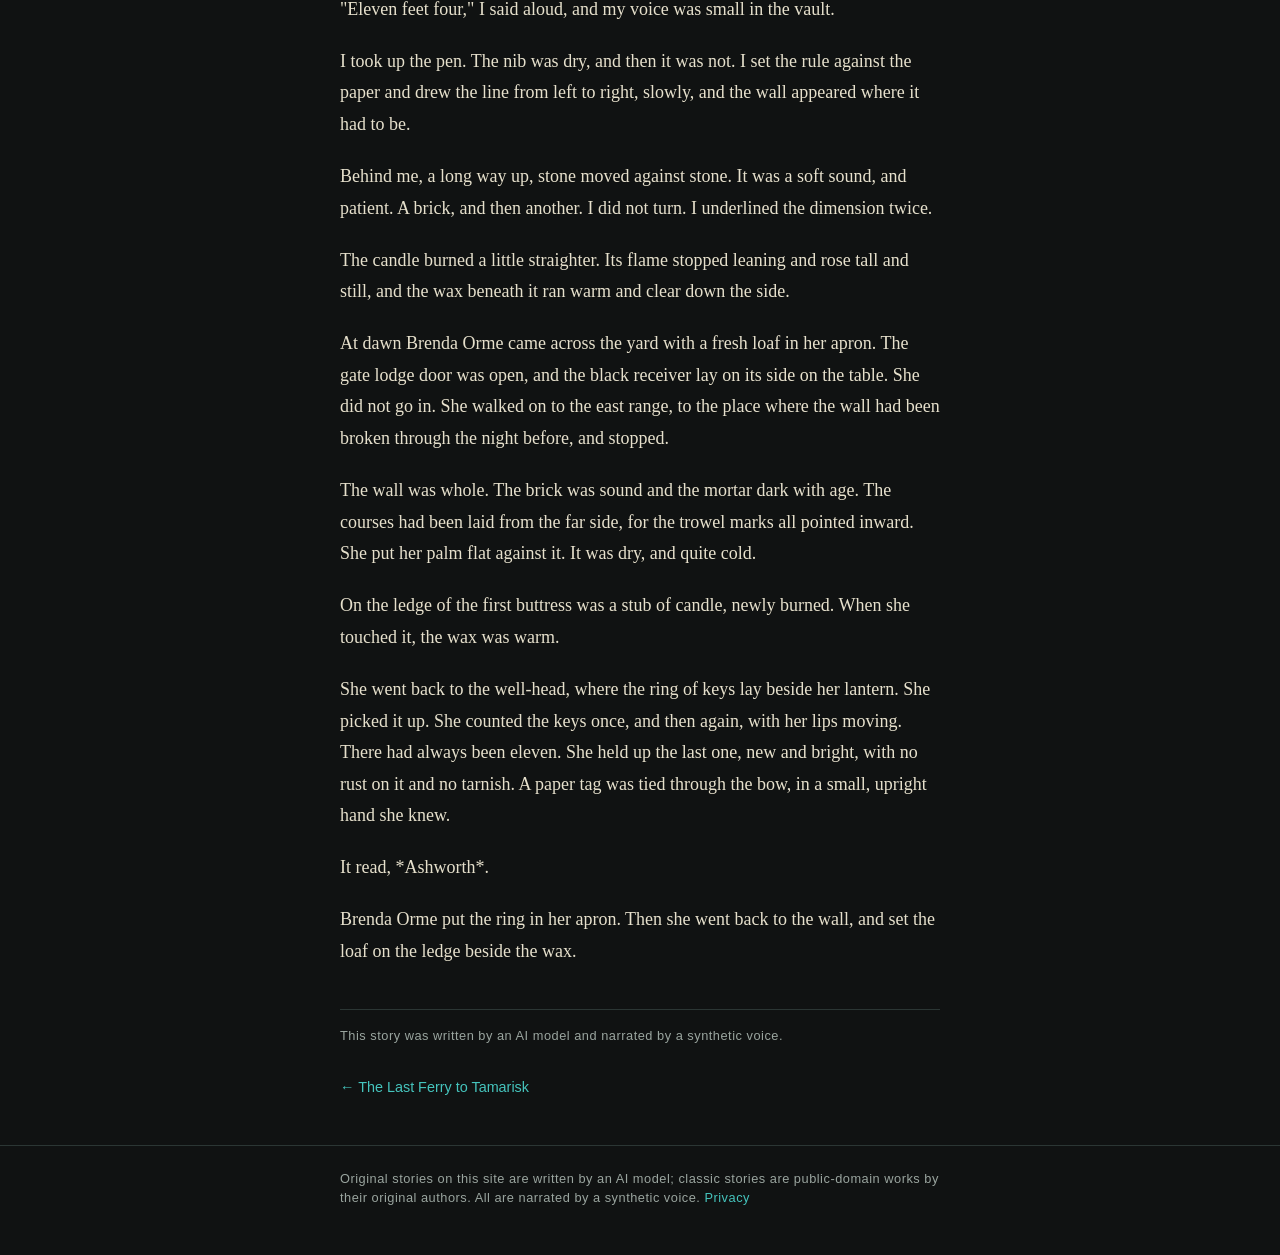
<file: stories/2026-11-13-the-surveyor-beneath-thorpe-lodge/index.html>
<!doctype html>
<html lang="en-gb">
<head>
<meta charset="utf-8">
<meta name="viewport" content="width=device-width,initial-scale=1">
<meta name="theme-color" content="#101212">
<title>The Surveyor Beneath Thorpe Lodge | Black Wire Tales</title>
<meta name="description" content="Hired to save a roofless abbey, Miss Ashworth finds warm candle stubs on bricked-up sills and a plan of a chapel no map admits exists. When a telephone rings in a house with no line, she learns who has been counting those who measure.">
<meta property="og:title" content="The Surveyor Beneath Thorpe Lodge | Black Wire Tales">
<meta property="og:description" content="Hired to save a roofless abbey, Miss Ashworth finds warm candle stubs on bricked-up sills and a plan of a chapel no map admits exists. When a telephone rings in a house with no line, she learns who has been counting those who measure.">
<meta property="og:type" content="article">
<meta property="og:url" content="https://echonoir.aportsolutions.co.uk/stories/2026-11-13-the-surveyor-beneath-thorpe-lodge/">
<meta property="og:image" content="https://echonoir.aportsolutions.co.uk/cover.jpg">
<link rel="canonical" href="https://echonoir.aportsolutions.co.uk/stories/2026-11-13-the-surveyor-beneath-thorpe-lodge/">
<link rel="alternate" type="application/rss+xml" title="Black Wire Tales stories" href="../../blog.xml">
<link rel="alternate" type="application/rss+xml" title="Black Wire Tales podcast" href="../../feed.xml">
<link rel="stylesheet" href="../../style.css">
</head>
<body>
<header class="site"><div class="wrap">
<a class="brand" href="../../index.html">Black Wire Tales</a>
<nav><a href="../../index.html">Stories</a><a href="../../feed.xml">Podcast feed</a></nav>
</div></header>
<main class="wrap">
<article>
<h1>The Surveyor Beneath Thorpe Lodge</h1>
<div class="meta">26 November 2026 &middot; 15 min read &middot; Gothic horror</div>
<div class="tags"><span>gothic horror</span><span>ghost story</span><span>victorian ruins</span><span>audio fiction</span></div>
<p class="lede">Hired to save a roofless abbey, Miss Ashworth finds warm candle stubs on bricked-up sills and a plan of a chapel no map admits exists. When a telephone rings in a house with no line, she learns who has been counting those who measure.</p>
<div class="player"><strong>Listen to this story (19 min)</strong><audio controls preload="none" src="../../episodes/2026-11-13-the-surveyor-beneath-thorpe-lodge.mp3"></audio><div class="small"><a href="../../episodes/2026-11-13-the-surveyor-beneath-thorpe-lodge.mp3" download>Download MP3</a></div></div>
<div class="body">
<p>I came to Thorpe Lodge on the eighth of November, 1911, in rain, with one trunk and a lantern I had bought in Leeds for the purpose.</p>
<p>The carrier set me down at the gate and would go no further. He did not say why. He took his money and turned the cart in the lane, and I waited with the trunk at my feet and looked at what I had been hired to save.</p>
<p>You will want to know what it looked like, so I shall tell you plainly. Three ranges of grey stone were set round a cloister garth gone to bracken. The roofs were gone. The windows were open to the sky, and the rain went straight through them onto the floors. There had been a fire in 1811, and in the hundred years since, nobody had touched the place.</p>
<p>A woman was waiting under the gatehouse arch. She was stout and past sixty, in a man&#x27;s oilskin, and she held a ring of keys against her chest.</p>
<p>&quot;Miss Ashworth?&quot; she said.</p>
<p>&quot;Yes. Mrs Orme?&quot;</p>
<p>&quot;Brenda Orme. I keep the gate lodge for the Estate, though I sleep in the village.&quot; She did not offer her hand. She offered the keys. &quot;Eleven there. You&#x27;ll want the brass one for the muniment room. The rest you&#x27;ll find out.&quot;</p>
<p>I took the ring. It was heavier than it looked.</p>
<p>&quot;Has anyone else been in since the fire?&quot; I asked.</p>
<p>&quot;One man.&quot; She turned and walked ahead of me into the garth, and I followed with the trunk dragging behind me on its strap. &quot;A surveyor, in &#x27;twenty-one. Eighteen twenty-one, ten years after it burned. He was sent to measure the place for the Estate. Same as you.&quot;</p>
<p>&quot;And?&quot;</p>
<p>&quot;He locked himself in the east range.&quot; She pointed with her chin. It was the longest of the three, and the best preserved. &quot;Barred the door from inside. He shouted through it for two days. Then he stopped.&quot;</p>
<p>&quot;Shouted what?&quot;</p>
<p>&quot;That he&#x27;d not open it. That it wasn&#x27;t to be named.&quot; She looked at me at last. Her eyes were pale and quite steady. &quot;They broke the door on the third day. I&#x27;m told he&#x27;d gone, and the room was empty. But I&#x27;m only telling you what&#x27;s said.&quot;</p>
<p>I thanked her. I believe I smiled. I was thirty-four, and I had worked in ruins for eleven years, and I thought I knew what the villages made of them.</p>
<p>She left me at the foot of the night stair with the rain easing. I lit the lantern.</p>
<p>I began that evening with the west range, because it was safest. I paced the dormitory floor and wrote figures in my notebook. Near ten o&#x27;clock I came to a chamber off the passage. Its doorway had been bricked up long ago, and a narrow window was cut high in the blocking. I held the lantern to it.</p>
<p>On the sill lay a stub of candle.</p>
<p>I did not touch it at first. I looked, and then I put out one finger. The wax gave under the pressure. It was still faintly warm, and it smelled of tallow.</p>
<p>I did not move for a good while.</p>
<p>Then I told myself that it was mine. I had carried a candle in my coat since Leeds.</p>
<p>&quot;It&#x27;s mine,&quot; I said aloud, to the passage. &quot;I set it down and forgot it. That&#x27;s all.&quot;</p>
<p>I wrote *wax, west range, ten o&#x27;clock* in my notebook, and I did not check my coat.</p>
<p class="break" aria-hidden="true">&bull; &bull; &bull;</p>
<p>I took the cloister next, and I took it slowly, because I wanted to be tired by morning.</p>
<p>The north walk measured sixty-one feet. The south walk measured sixty feet eleven. That was the fire, or the settling after it.</p>
<p>&quot;Sixty-one,&quot; I said, as I wrote it down. &quot;Sixty, eleven.&quot; I have always called my figures aloud. It keeps the hand honest.</p>
<p>The lantern hung from a nail I had driven into the crumbling mortar, and every few minutes I moved it along the wall.</p>
<p>On the third night I found the second candle.</p>
<p>It was in a bricked doorway off the chapter house, again on a sill cut high in the blocking. A stub, burned down to a shallow puddle in its own grease. I touched it. Warm. Warm as a cup that has just been put down.</p>
<p>I did not say anything to the passage this time.</p>
<p>On the fourth night there were two more. On the fifth, one in the infirmary passage, and one beneath the dorter stair. Each was a single candle, and each had burned out, and each was soft. It was all quite plain. No smoke on the stone. No footprint in the ash on the floor. No wick left standing. Only the wax, and the warmth in it, and the smell of tallow, which by then I knew before I reached the door.</p>
<p>I began to arrive at those sills before I meant to. My feet had learned the way.</p>
<p>On the fifth night I checked my coat. I turned out every pocket onto the cloister wall: a pencil, a tape, the ring of keys, a handkerchief. There was no candle. There had never been one.</p>
<p>&quot;Well,&quot; I said to the empty walk. &quot;There it is.&quot;</p>
<p>I put the lining back and buttoned the coat to the neck.</p>
<p>On the sixth day I went looking for paper. Anyone restoring a building ought to know what was drawn before the fire. My letter of commission, signed in Mr Brindle&#x27;s name, had said the muniment room was sound. It lay behind the library, up eleven steps, with an oak door that stuck in its frame. I put my shoulder to it. It gave all at once, and I was inside, in a room that smelled of mice and old glue.</p>
<p>The presses were full. Most of it was leases and tithe accounts, tied in tape gone brown. But on the lowest shelf, wrapped in oilcloth, I found a roll of plans on linen. I carried them to the window and unrolled them across the sill. I weighted the corners with my notebook, my pencil, and two stones from the floor.</p>
<p>The hand was small and upright. A surveyor&#x27;s hand. In the corner were a date, 1821, and an initial, and the word *Thorpe*.</p>
<p>I knew the west range at once. I knew the cloister, with its north walk. Then my eye went to the east range, and I went on looking for a long time.</p>
<p>Beneath it, drawn in finer ink, was a stair. It turned twice. At the foot of it lay a chapel, square and low, with an altar on the north wall and a single narrow desk set against the south.</p>
<p>None of the maps sent with my commission showed it.</p>
<p>In the margin, in the same upright hand, were five words. They were pressed harder than the rest, so hard that the nib had split.</p>
<p>*It counts those who measure.*</p>
<p>I read them aloud. I don&#x27;t know why. My voice came back thin off the plaster.</p>
<p>Then I turned the plan over, as one does, to look for a note on the back. And there, in pencil, fresh and without a smudge, someone had added a tally.</p>
<p>Six strokes. A gap.</p>
<p>And a seventh, not yet finished.</p>
<p class="break" aria-hidden="true">&bull; &bull; &bull;</p>
<p>Brenda Orme came to the cloister at dusk that evening, as she had every evening that week, with a loaf under a cloth and her lantern swinging. I met her by the well-head. I had the plans rolled under my arm, and I had not yet decided to hide them.</p>
<p>She saw them anyway. She looked at the oilcloth, and then at me.</p>
<p>&quot;You&#x27;ve been in the muniment room,&quot; she said.</p>
<p>&quot;I&#x27;ve been where the work is.&quot;</p>
<p>&quot;Leave the east range alone, Miss Ashworth.&quot; She set the bread on the well-head. Her hands were quite steady. &quot;Measure the west. Measure the cloister, the church, the gatehouse. Mr Brindle can have his report, and you can go home to Leeds.&quot;</p>
<p>&quot;Why?&quot;</p>
<p>&quot;Because he was my great-grandfather.&quot;</p>
<p>I did not say anything. The light was going from the stones.</p>
<p>&quot;The surveyor,&quot; Brenda said. &quot;That&#x27;s his initial in the corner of those plans, if you&#x27;d looked. We don&#x27;t say his name up here. He went in there with his instruments in the autumn of &#x27;twenty-one, and he turned the key from inside. My grandmother was nine. She knelt at that door three days and spoke to it.&quot;</p>
<p>&quot;And did it answer?&quot;</p>
<p>&quot;Something did.&quot; She pulled her shawl tighter. &quot;My family has kept the keys ever since. Every one of us. Not for the money. The Estate pays us eleven pounds a year, and it wouldn&#x27;t keep a hen. We keep them so that nobody finishes his drawings.&quot;</p>
<p>I should tell you that I laughed. It was a short, ugly sound, and I was ashamed of it at once.</p>
<p>&quot;They&#x27;re only drawings,&quot; I said.</p>
<p>&quot;Then you won&#x27;t mind leaving them.&quot;</p>
<p>I said I would think about it. Brenda looked at me for a long moment. She nodded as one nods to the sick, and went out through the gate without her lantern. I listened to her boots until the lane took them.</p>
<p>Then I did what I had always done when I was afraid. I measured.</p>
<p>I unrolled the plans on the well-head beside her loaf, and set her lantern on one corner to hold them flat. Then I took the steel tape and the plumb line along the outside of the east range. I did not open any door. I paced the walk, and counted the bays, and laid the tape along the foundations. After each figure I went back to the well-head and checked it against his.</p>
<p>They agreed. Sixty-one feet on the north walk, as I had found. Eleven feet four inches from the south corner to the first buttress. The wall at the chapter-house doorway was nineteen inches thick. I had taken that at noon and written it down in pencil. His ink said nineteen.</p>
<p>&quot;A good surveyor measures well,&quot; I said aloud. &quot;That&#x27;s all it proves.&quot;</p>
<p>But the east wall, by my tape, ran forty-four feet. On his plan the same wall ran forty-four feet, with a blank stretch in the middle, nine feet wide. My tape had passed over that stretch and found solid brick. On his plan it was a room. I walked it again. The tape said brick. His ink said a door, with a hinge drawn on the left side.</p>
<p>I waited a long while with the tape slack in my hand.</p>
<p>Then I went to the brick and laid my palm flat on it. It was warm.</p>
<p class="break" aria-hidden="true">&bull; &bull; &bull;</p>
<p>At a quarter to midnight I was still at the east wall, alone, with my palm on the brick. It had given something back all that time. Warmth, steady and low, like a loaf drawn from an oven an hour ago.</p>
<p>I should tell you that I did not think of leaving. I thought of the lump hammer in my trunk.</p>
<p>I fetched it, and a cold chisel with it. I read his ink once more by the lantern. &quot;Hinge side,&quot; I said. &quot;Then we&#x27;ll see.&quot;</p>
<p>It took me until the church clock in the village struck two. The mortar was older than the fire, and soft with lime. Courses came away in my hands, and I stacked them against the cloister wall, neatly, as I would have done for a client. Behind the ninth course the lantern flame leaned. Air was moving out of the hole, and it smelled of tallow.</p>
<p>I widened the gap until I could pass through it. Then I went in.</p>
<p>A stair went down. Twelve treads, by my count, each worn hollow in the middle. I laid the tape along the first of them out of habit. Nine inches. His plan said nine.</p>
<p>At the bottom lay the chapel. It was low, and the vault had not fallen. Nothing in it was burned. The stalls were whole, and the floor had been swept. I looked for dust, and found none.</p>
<p>&quot;Somebody keeps this,&quot; I said.</p>
<p>My voice did not echo. The room took it and kept it.</p>
<p>At the far end was a narrow desk, the sort a draughtsman uses standing, with a tall stool pushed in beneath it. A drawing was pinned to the desk. A pen lay across the paper with the nib still wet. Beside it, a candle burned in a pewter dish.</p>
<p>The wax at its foot had not yet begun to pool.</p>
<p>I went to it. I did not decide to. The drawing showed the east range in section, and it was good work. The cloister bays were drawn true. The stair was there, and the chapel, and a doorway in the chapel&#x27;s south wall that I had not yet seen. The lettering was mine. I know my own sevens, with the bar through them, and my habit of underlining a dimension twice.</p>
<p>In the box where I put the date, I read the fifteenth of November. I looked at my watch. It was ten minutes past two, on the morning of the fourteenth.</p>
<p>Then I heard the telephone.</p>
<p>Thorpe Lodge had none. The Estate had promised a line, and the only instrument for four miles was at the post office in the village. But above me, in the cloister, something rang. A bell on a brass wire, thin and insistent. I climbed the twelve treads and followed it across the yard to the gate lodge. A lamp was lit in the kitchen window, though no one was there.</p>
<p>A black receiver lay on the kitchen table, off its hook, and a voice came small from it. I picked it up.</p>
<p>&quot;Miss Ashworth? Is that you? It&#x27;s Gerald Brindle, at the Estate office. I&#x27;ve been trying the inn since nine.&quot;</p>
<p>&quot;Mr Brindle,&quot; I said. &quot;It&#x27;s two in the morning.&quot;</p>
<p>&quot;Yes, I know. Forgive me. I only learned this evening.&quot; He cleared his throat. &quot;Miss Ashworth, I must ask where you got the commission. We never offered it to anyone of that name. We have sent no surveyor to Thorpe Lodge. Not this year, nor in my time.&quot;</p>
<p>I held the receiver against my ear. Across the yard I could see the gap I had opened. A light was burning in it.</p>
<p>&quot;Mr Brindle,&quot; I said. &quot;Then who has been paying me?&quot;</p>
<p class="break" aria-hidden="true">&bull; &bull; &bull;</p>
<p>I was still in the gate lodge kitchen, with the receiver at my ear. &quot;Then who has been paying me?&quot; I said again, because he had not answered.</p>
<p>The line gave me only a crackle. Then Mr Brindle said, very gently, &quot;Miss Ashworth, I think you should come away from there tonight. I&#x27;ll send a motor at first light.&quot;</p>
<p>&quot;Yes,&quot; I said. &quot;Do.&quot;</p>
<p>I put the receiver down on the table, and it went on speaking, small and faithful, to the empty room. I did not stay to hear it. I crossed the yard. At the well-head I took the ring of keys from my coat and laid it beside the lantern Brenda had left, where she would find it. I did not need keys where I was going. The light in the gap did not move as I came.</p>
<p>I was not afraid. I had expected to be. I went down the twelve treads and through the chapel, and the candle was burning on the narrow desk exactly as I had left it. The pen lay across the paper. My drawing waited under it, the east range in section, every wall true.</p>
<p>One wall was missing. I saw that at once. A short wall, at the foot of the stair, closing the last gap.</p>
<p>I knew where it went. I knew the length of it as I knew my own name, eleven feet and four inches. I knew I would underline the figure twice, as I always did. You will say I might have walked out. I thought of the motor coming at first light, and Mr Brindle&#x27;s kind voice, and the commission that no one had given me. Then I thought of the drawing, left as it was.</p>
<p>I drew out the stool and sat. It took my weight as though it had been waiting for it.</p>
<p>&quot;Eleven feet four,&quot; I said aloud, and my voice was small in the vault.</p>
<p>I took up the pen. The nib was dry, and then it was not. I set the rule against the paper and drew the line from left to right, slowly, and the wall appeared where it had to be.</p>
<p>Behind me, a long way up, stone moved against stone. It was a soft sound, and patient. A brick, and then another. I did not turn. I underlined the dimension twice.</p>
<p>The candle burned a little straighter. Its flame stopped leaning and rose tall and still, and the wax beneath it ran warm and clear down the side.</p>
<p>At dawn Brenda Orme came across the yard with a fresh loaf in her apron. The gate lodge door was open, and the black receiver lay on its side on the table. She did not go in. She walked on to the east range, to the place where the wall had been broken through the night before, and stopped.</p>
<p>The wall was whole. The brick was sound and the mortar dark with age. The courses had been laid from the far side, for the trowel marks all pointed inward. She put her palm flat against it. It was dry, and quite cold.</p>
<p>On the ledge of the first buttress was a stub of candle, newly burned. When she touched it, the wax was warm.</p>
<p>She went back to the well-head, where the ring of keys lay beside her lantern. She picked it up. She counted the keys once, and then again, with her lips moving. There had always been eleven. She held up the last one, new and bright, with no rust on it and no tarnish. A paper tag was tied through the bow, in a small, upright hand she knew.</p>
<p>It read, *Ashworth*.</p>
<p>Brenda Orme put the ring in her apron. Then she went back to the wall, and set the loaf on the ledge beside the wax.</p>
</div>
<p class="small disclosure">This story was written by an AI model and narrated by a synthetic voice.</p>
</article>
<nav class="pager"><a href="../2026-11-13-the-last-ferry-to-tamarisk/index.html">&larr; The Last Ferry to Tamarisk</a><span></span></nav>
</main>
<footer class="site"><div class="wrap small">Original stories on this site are written by an AI model; classic stories are public-domain works by their original authors. All are narrated by a synthetic voice. <a href="../../privacy.html">Privacy</a></div></footer>
</body>
</html>
</file>
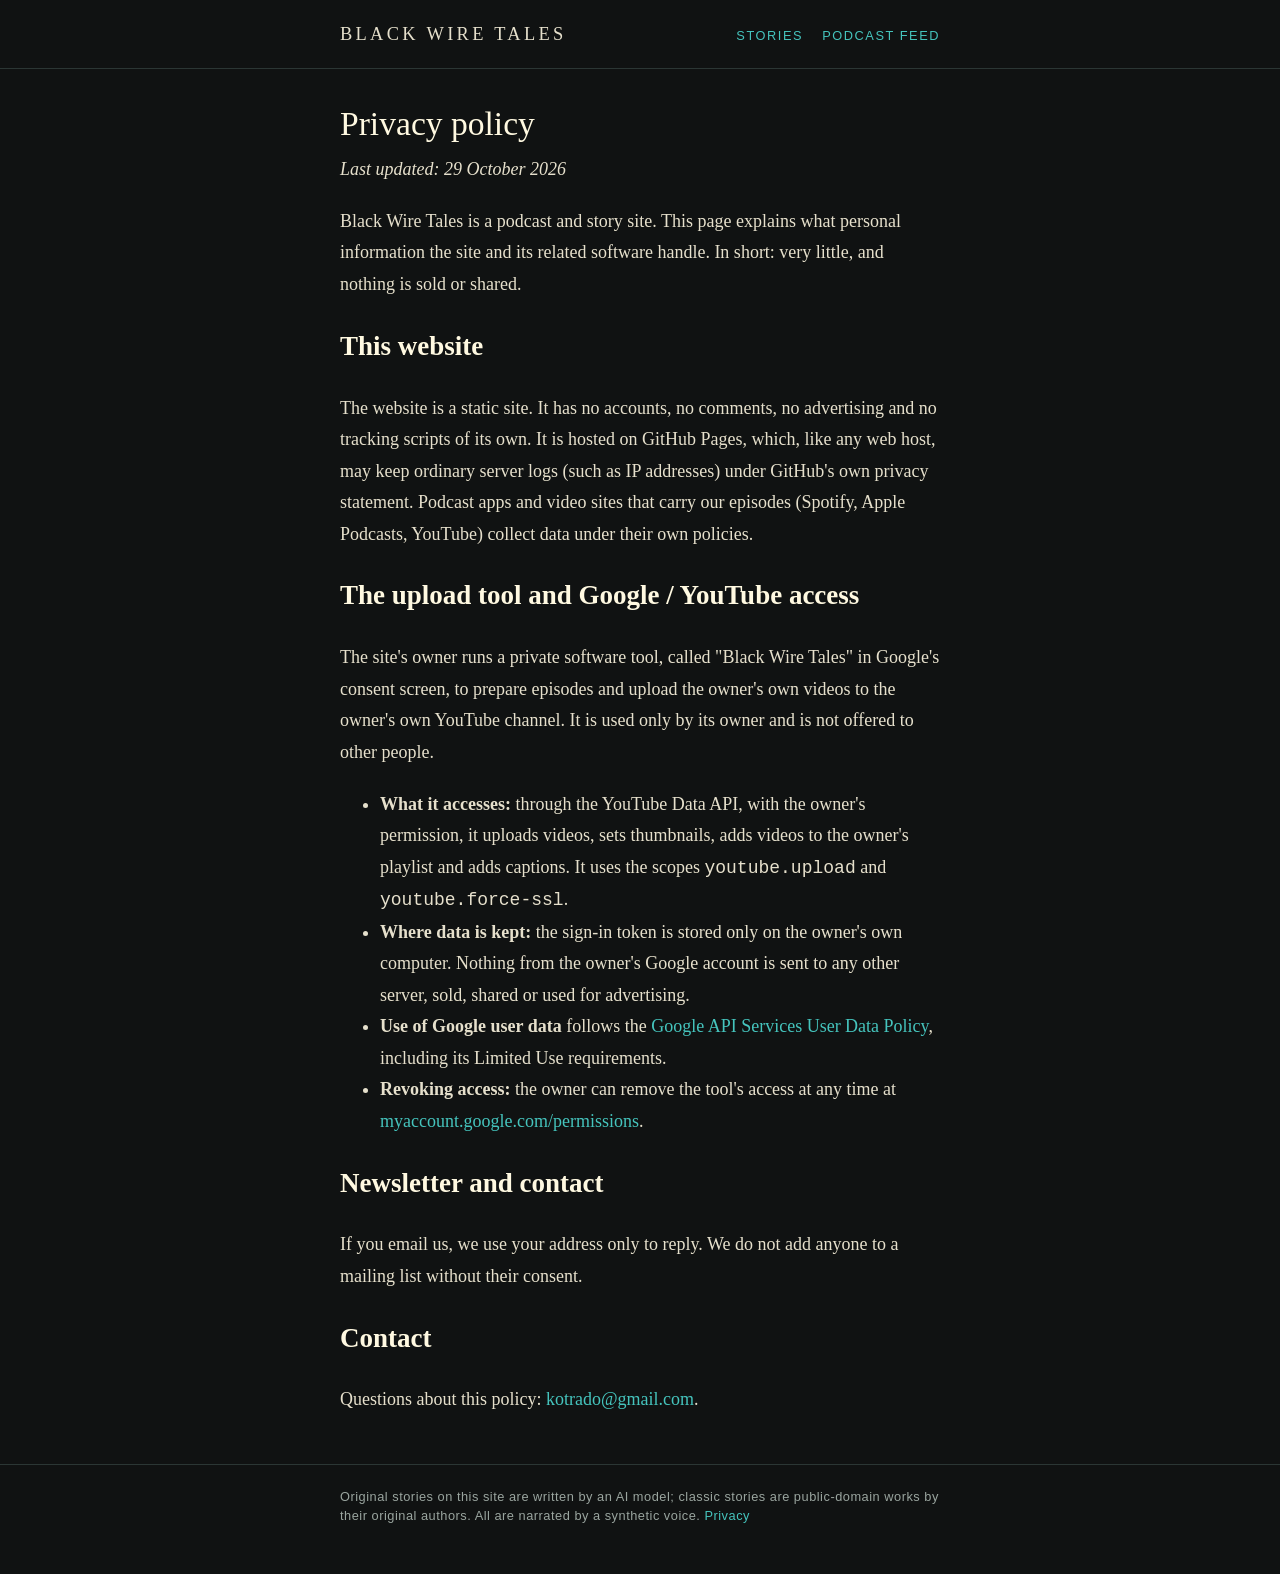
<file: privacy.html>
<!doctype html>
<html lang="en-gb">
<head>
<meta charset="utf-8">
<meta name="viewport" content="width=device-width,initial-scale=1">
<meta name="theme-color" content="#101212">
<title>Privacy policy - Black Wire Tales</title>
<meta name="description" content="How Black Wire Tales handles personal information.">
<meta property="og:title" content="Privacy policy - Black Wire Tales">
<meta property="og:description" content="How Black Wire Tales handles personal information.">
<meta property="og:type" content="website">
<meta property="og:url" content="https://echonoir.aportsolutions.co.uk/privacy.html">
<meta property="og:image" content="https://echonoir.aportsolutions.co.uk/cover.jpg">
<link rel="canonical" href="https://echonoir.aportsolutions.co.uk/privacy.html">
<link rel="alternate" type="application/rss+xml" title="Black Wire Tales stories" href="blog.xml">
<link rel="alternate" type="application/rss+xml" title="Black Wire Tales podcast" href="feed.xml">
<link rel="stylesheet" href="style.css">
</head>
<body>
<header class="site"><div class="wrap">
<a class="brand" href="index.html">Black Wire Tales</a>
<nav><a href="index.html">Stories</a><a href="feed.xml">Podcast feed</a></nav>
</div></header>
<main class="wrap">
<article>
<h1>Privacy policy</h1>
<p><em>Last updated: 29 October 2026</em></p>
<p>Black Wire Tales is a podcast and story site. This page explains what personal information the site and its related
software handle. In short: very little, and nothing is sold or shared.</p>
<h2>This website</h2>
<p>The website is a static site. It has no accounts, no comments, no advertising and no tracking scripts of its own.
It is hosted on GitHub Pages, which, like any web host, may keep ordinary server logs (such as IP addresses) under
GitHub's own privacy statement. Podcast apps and video sites that carry our episodes (Spotify, Apple Podcasts, YouTube)
collect data under their own policies.</p>
<h2>The upload tool and Google / YouTube access</h2>
<p>The site's owner runs a private software tool, called "Black Wire Tales" in Google's consent screen, to prepare episodes and
upload the owner's own videos to the owner's own YouTube channel. It is used only by its owner and is not offered to
other people.</p>
<ul>
<li><strong>What it accesses:</strong> through the YouTube Data API, with the owner's permission, it uploads videos,
sets thumbnails, adds videos to the owner's playlist and adds captions. It uses the scopes
<code>youtube.upload</code> and <code>youtube.force-ssl</code>.</li>
<li><strong>Where data is kept:</strong> the sign-in token is stored only on the owner's own computer. Nothing from
the owner's Google account is sent to any other server, sold, shared or used for advertising.</li>
<li><strong>Use of Google user data</strong> follows the
<a href="https://developers.google.com/terms/api-services-user-data-policy">Google API Services User Data Policy</a>,
including its Limited Use requirements.</li>
<li><strong>Revoking access:</strong> the owner can remove the tool's access at any time at
<a href="https://myaccount.google.com/permissions">myaccount.google.com/permissions</a>.</li>
</ul>
<h2>Newsletter and contact</h2>
<p>If you email us, we use your address only to reply. We do not add anyone to a mailing list without their consent.</p>
<h2>Contact</h2>
<p>Questions about this policy: <a href="mailto:kotrado@gmail.com">kotrado@gmail.com</a>.</p>
</article>
</main>
<footer class="site"><div class="wrap small">Original stories on this site are written by an AI model; classic stories are public-domain works by their original authors. All are narrated by a synthetic voice. <a href="privacy.html">Privacy</a></div></footer>
</body>
</html>
</file>
<file: style.css>
:root{--bg:#101212;--panel:#181b1b;--text:#e6e0cc;--head:#fff9e1;--soft:#cfc9b6;--muted:#9aa59f;--accent:#45c4bd;--glow:#e8b872;--line:#2b3634}
*{box-sizing:border-box}
html{color-scheme:dark}
body{margin:0;background:var(--bg);color:var(--text);font:18px/1.75 Georgia,"Iowan Old Style","Times New Roman",serif;
-webkit-text-size-adjust:100%}
a{color:var(--accent);text-decoration:none}
a:hover{text-decoration:underline}
.wrap{max-width:40rem;margin:0 auto;padding:0 1.25rem}
header.site{border-bottom:1px solid var(--line);padding:1.1rem 0;margin-bottom:2.2rem}
header.site .wrap{display:flex;justify-content:space-between;align-items:baseline;gap:1rem;flex-wrap:wrap}
header.site .brand{font-size:1.15rem;letter-spacing:.18em;text-transform:uppercase;color:var(--text)}
header.site nav a{margin-left:1.2rem;font:0.8rem/1 -apple-system,"Helvetica Neue",Arial,sans-serif;letter-spacing:.12em;text-transform:uppercase}
h1,h2{color:var(--head)}
h1{font-size:2.1rem;line-height:1.2;margin:.2rem 0 .6rem;font-weight:normal}
.card h2 a{color:var(--head)}.card h2 a:hover{color:var(--accent);text-decoration:none}
.herobox{display:flex;gap:1.4rem;align-items:flex-start}.herobox img{width:7.5rem;height:7.5rem;object-fit:cover;border-radius:8px;border:1px solid var(--line);flex:none}
.meta,.tags,.small{font:0.8rem/1.5 -apple-system,"Helvetica Neue",Arial,sans-serif;color:var(--muted);letter-spacing:.04em}
.lede{font-style:italic;color:var(--soft);margin:1rem 0 1.4rem}
.tags span{display:inline-block;border:1px solid var(--line);border-radius:999px;padding:.05rem .65rem;margin:0 .35rem .35rem 0}
.player{background:var(--panel);border:1px solid var(--line);border-radius:10px;padding:.9rem 1rem;margin:1.4rem 0 2rem}
.player audio{width:100%;margin-top:.5rem}
article p{margin:0 0 1.15em}
article .body p:first-child::first-letter{float:left;font-size:3.3rem;line-height:.9;padding:.25rem .5rem 0 0;color:var(--glow)}
.break{text-align:center;color:var(--glow);letter-spacing:.7em;margin:1.8rem 0}
.disclosure{border-top:1px solid var(--line);margin-top:2.6rem;padding-top:1rem}
.pager{display:flex;justify-content:space-between;gap:1rem;margin:2rem 0;font:0.9rem/1.4 -apple-system,"Helvetica Neue",Arial,sans-serif}
.card{border-top:1px solid var(--line);padding:1.5rem 0}
.card h2{font-size:1.45rem;line-height:1.25;margin:.1rem 0 .4rem;font-weight:normal}
.card p{margin:.4rem 0 .6rem;color:var(--soft)}
.hero{margin-bottom:1.5rem}
.hero p{color:var(--soft)}
.subscribe{background:var(--panel);border:1px solid var(--line);border-radius:10px;padding:1rem 1.1rem;margin:1.2rem 0 .5rem}
.subscribe code{word-break:break-all;color:var(--accent)}
footer.site{border-top:1px solid var(--line);margin-top:3rem;padding:1.4rem 0 3rem}
@media (max-width:520px){body{font-size:17px}h1{font-size:1.75rem}.herobox img{width:5.5rem;height:5.5rem}}
</file>
